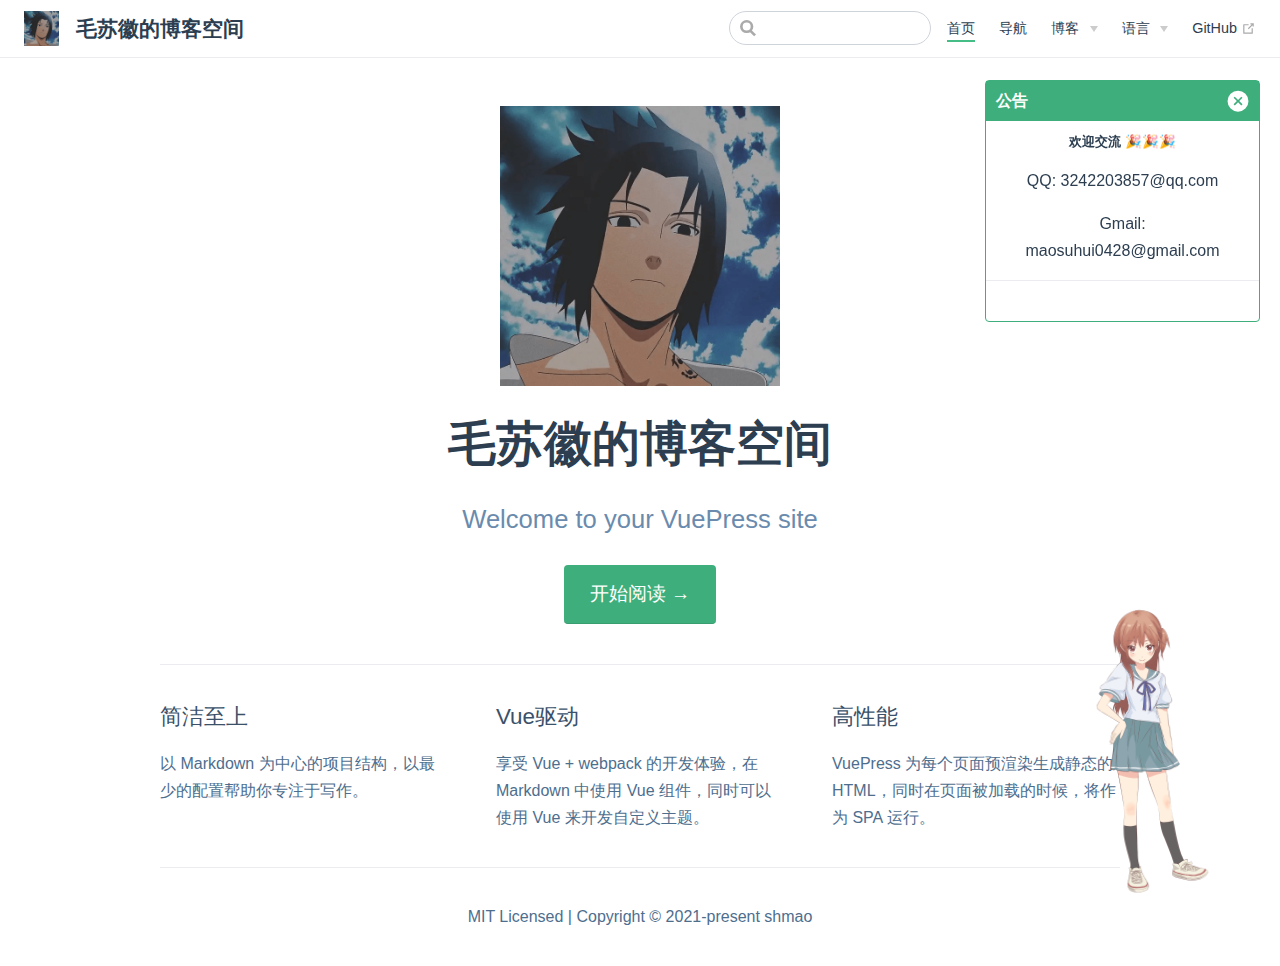
<file: index.html>
<!DOCTYPE html>
<html lang="en-US">
  <head>
    <meta charset="utf-8">
    <meta name="viewport" content="width=device-width,initial-scale=1">
    <title>毛苏徽的博客空间</title>
    <meta name="generator" content="VuePress 1.8.1">
    <link rel="icon" href="/avatar.png">
    <meta name="description" content="">
    <meta name="viewport" content="width=device-width,initial-scale=1,user-scalable=no">
    <meta name="author" content="shmao">
    <meta name="theme-color" content="#42b983">
    
    <link rel="preload" href="/assets/css/0.styles.2947e653.css" as="style"><link rel="preload" href="/assets/js/app.d8bdd170.js" as="script"><link rel="preload" href="/assets/js/2.7f46725b.js" as="script"><link rel="preload" href="/assets/js/8.ac30967f.js" as="script"><link rel="prefetch" href="/assets/js/10.3d461e36.js"><link rel="prefetch" href="/assets/js/11.affa1660.js"><link rel="prefetch" href="/assets/js/12.dd580ba6.js"><link rel="prefetch" href="/assets/js/13.6c849129.js"><link rel="prefetch" href="/assets/js/14.d9e850fd.js"><link rel="prefetch" href="/assets/js/15.c35582a6.js"><link rel="prefetch" href="/assets/js/16.a1b90152.js"><link rel="prefetch" href="/assets/js/17.2fa12a19.js"><link rel="prefetch" href="/assets/js/18.5cdd7cd8.js"><link rel="prefetch" href="/assets/js/19.791dceb6.js"><link rel="prefetch" href="/assets/js/20.96f1b917.js"><link rel="prefetch" href="/assets/js/3.4c6b4054.js"><link rel="prefetch" href="/assets/js/4.fee3b5c8.js"><link rel="prefetch" href="/assets/js/5.5ab88dc3.js"><link rel="prefetch" href="/assets/js/6.da8618bd.js"><link rel="prefetch" href="/assets/js/7.73f9b616.js"><link rel="prefetch" href="/assets/js/9.188bd33f.js">
    <link rel="stylesheet" href="/assets/css/0.styles.2947e653.css">
  </head>
  <body>
    <div id="app" data-server-rendered="true"><div class="theme-container no-sidebar"><header class="navbar"><div class="sidebar-button"><svg xmlns="http://www.w3.org/2000/svg" aria-hidden="true" role="img" viewBox="0 0 448 512" class="icon"><path fill="currentColor" d="M436 124H12c-6.627 0-12-5.373-12-12V80c0-6.627 5.373-12 12-12h424c6.627 0 12 5.373 12 12v32c0 6.627-5.373 12-12 12zm0 160H12c-6.627 0-12-5.373-12-12v-32c0-6.627 5.373-12 12-12h424c6.627 0 12 5.373 12 12v32c0 6.627-5.373 12-12 12zm0 160H12c-6.627 0-12-5.373-12-12v-32c0-6.627 5.373-12 12-12h424c6.627 0 12 5.373 12 12v32c0 6.627-5.373 12-12 12z"></path></svg></div> <a href="/" aria-current="page" class="home-link router-link-exact-active router-link-active"><img src="/avatar.png" alt="毛苏徽的博客空间" class="logo"> <span class="site-name can-hide">毛苏徽的博客空间</span></a> <div class="links"><div class="search-box"><input aria-label="Search" autocomplete="off" spellcheck="false" value=""> <!----></div> <nav class="nav-links can-hide"><div class="nav-item"><a href="/" aria-current="page" class="nav-link router-link-exact-active router-link-active">
  首页
</a></div><div class="nav-item"><a href="/guide/" class="nav-link">
  导航
</a></div><div class="nav-item"><div class="dropdown-wrapper"><button type="button" aria-label="博客" class="dropdown-title"><span class="title">博客</span> <span class="arrow down"></span></button> <button type="button" aria-label="博客" class="mobile-dropdown-title"><span class="title">博客</span> <span class="arrow right"></span></button> <ul class="nav-dropdown" style="display:none;"><li class="dropdown-item"><h4>
          Javascript
        </h4> <ul class="dropdown-subitem-wrapper"><li class="dropdown-subitem"><a href="/docs/javascript/oop/" class="nav-link">
  面向对象
</a></li></ul></li><li class="dropdown-item"><!----> <a href="/docs/vue/" class="nav-link">
  Vue
</a></li><li class="dropdown-item"><!----> <a href="/docs/pwa/" class="nav-link">
  PWA
</a></li></ul></div></div><div class="nav-item"><div class="dropdown-wrapper"><button type="button" aria-label="语言" class="dropdown-title"><span class="title">语言</span> <span class="arrow down"></span></button> <button type="button" aria-label="语言" class="mobile-dropdown-title"><span class="title">语言</span> <span class="arrow right"></span></button> <ul class="nav-dropdown" style="display:none;"><li class="dropdown-item"><!----> <a href="/language/chinese.html" class="nav-link">
  中文
</a></li><li class="dropdown-item"><!----> <a href="/language/english.html" class="nav-link">
  英文
</a></li></ul></div></div><div class="nav-item"><a href="https://github.com/shmao-0428" target="_blank" rel="noopener noreferrer" class="nav-link external">
  GitHub
  <span><svg xmlns="http://www.w3.org/2000/svg" aria-hidden="true" focusable="false" x="0px" y="0px" viewBox="0 0 100 100" width="15" height="15" class="icon outbound"><path fill="currentColor" d="M18.8,85.1h56l0,0c2.2,0,4-1.8,4-4v-32h-8v28h-48v-48h28v-8h-32l0,0c-2.2,0-4,1.8-4,4v56C14.8,83.3,16.6,85.1,18.8,85.1z"></path> <polygon fill="currentColor" points="45.7,48.7 51.3,54.3 77.2,28.5 77.2,37.2 85.2,37.2 85.2,14.9 62.8,14.9 62.8,22.9 71.5,22.9"></polygon></svg> <span class="sr-only">(opens new window)</span></span></a></div> <!----></nav></div></header> <div class="sidebar-mask"></div> <aside class="sidebar"><nav class="nav-links"><div class="nav-item"><a href="/" aria-current="page" class="nav-link router-link-exact-active router-link-active">
  首页
</a></div><div class="nav-item"><a href="/guide/" class="nav-link">
  导航
</a></div><div class="nav-item"><div class="dropdown-wrapper"><button type="button" aria-label="博客" class="dropdown-title"><span class="title">博客</span> <span class="arrow down"></span></button> <button type="button" aria-label="博客" class="mobile-dropdown-title"><span class="title">博客</span> <span class="arrow right"></span></button> <ul class="nav-dropdown" style="display:none;"><li class="dropdown-item"><h4>
          Javascript
        </h4> <ul class="dropdown-subitem-wrapper"><li class="dropdown-subitem"><a href="/docs/javascript/oop/" class="nav-link">
  面向对象
</a></li></ul></li><li class="dropdown-item"><!----> <a href="/docs/vue/" class="nav-link">
  Vue
</a></li><li class="dropdown-item"><!----> <a href="/docs/pwa/" class="nav-link">
  PWA
</a></li></ul></div></div><div class="nav-item"><div class="dropdown-wrapper"><button type="button" aria-label="语言" class="dropdown-title"><span class="title">语言</span> <span class="arrow down"></span></button> <button type="button" aria-label="语言" class="mobile-dropdown-title"><span class="title">语言</span> <span class="arrow right"></span></button> <ul class="nav-dropdown" style="display:none;"><li class="dropdown-item"><!----> <a href="/language/chinese.html" class="nav-link">
  中文
</a></li><li class="dropdown-item"><!----> <a href="/language/english.html" class="nav-link">
  英文
</a></li></ul></div></div><div class="nav-item"><a href="https://github.com/shmao-0428" target="_blank" rel="noopener noreferrer" class="nav-link external">
  GitHub
  <span><svg xmlns="http://www.w3.org/2000/svg" aria-hidden="true" focusable="false" x="0px" y="0px" viewBox="0 0 100 100" width="15" height="15" class="icon outbound"><path fill="currentColor" d="M18.8,85.1h56l0,0c2.2,0,4-1.8,4-4v-32h-8v28h-48v-48h28v-8h-32l0,0c-2.2,0-4,1.8-4,4v56C14.8,83.3,16.6,85.1,18.8,85.1z"></path> <polygon fill="currentColor" points="45.7,48.7 51.3,54.3 77.2,28.5 77.2,37.2 85.2,37.2 85.2,14.9 62.8,14.9 62.8,22.9 71.5,22.9"></polygon></svg> <span class="sr-only">(opens new window)</span></span></a></div> <!----></nav>  <!----> </aside> <main aria-labelledby="main-title" class="home"><header class="hero"><img src="/avatar.png" alt="hero"> <h1 id="main-title">
      毛苏徽的博客空间
    </h1> <p class="description">
      Welcome to your VuePress site
    </p> <p class="action"><a href="/guide/" class="nav-link action-button">
  开始阅读 →
</a></p></header> <div class="features"><div class="feature"><h2>简洁至上</h2> <p>以 Markdown 为中心的项目结构，以最少的配置帮助你专注于写作。</p></div><div class="feature"><h2>Vue驱动</h2> <p>享受 Vue + webpack 的开发体验，在 Markdown 中使用 Vue 组件，同时可以使用 Vue 来开发自定义主题。</p></div><div class="feature"><h2>高性能</h2> <p>VuePress 为每个页面预渲染生成静态的 HTML，同时在页面被加载的时候，将作为 SPA 运行。</p></div></div> <div class="theme-default-content custom content__default"></div> <div class="footer">
    MIT Licensed | Copyright © 2021-present shmao
  </div></main></div><div class="global-ui"><!----><div id="live2d-widget" class="live2d-widget-container" style="position:fixed;right:65px;bottom:0px;width:135px;height:300px;z-index:99999;opacity:0.8;pointer-events:none;"><canvas id="live2d_canvas" width="135" height="300" class="live2d_canvas" style="position:absolute;left:0px;top:0px;width:135px;height:300px;"></canvas></div><!----></div></div>
    <script src="/assets/js/app.d8bdd170.js" defer></script><script src="/assets/js/2.7f46725b.js" defer></script><script src="/assets/js/8.ac30967f.js" defer></script>
  </body>
</html>
</file>
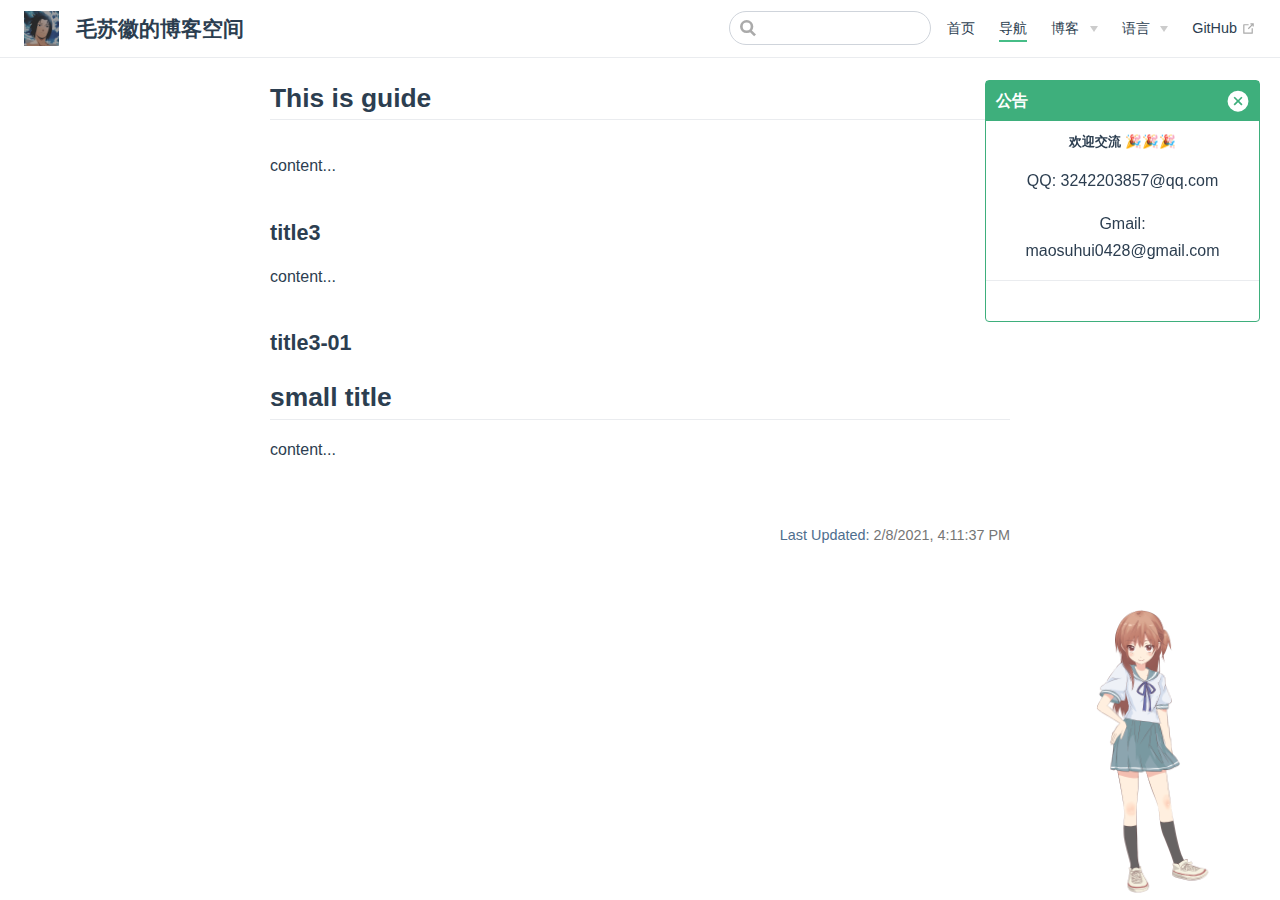
<file: guide/index.html>
<!DOCTYPE html>
<html lang="en-US">
  <head>
    <meta charset="utf-8">
    <meta name="viewport" content="width=device-width,initial-scale=1">
    <title>This is guide | 毛苏徽的博客空间</title>
    <meta name="generator" content="VuePress 1.8.1">
    <link rel="icon" href="/avatar.png">
    <meta name="description" content="">
    <meta name="viewport" content="width=device-width,initial-scale=1,user-scalable=no">
    <meta name="author" content="shmao">
    <meta name="theme-color" content="#42b983">
    
    <link rel="preload" href="/assets/css/0.styles.2947e653.css" as="style"><link rel="preload" href="/assets/js/app.d8bdd170.js" as="script"><link rel="preload" href="/assets/js/2.7f46725b.js" as="script"><link rel="preload" href="/assets/js/18.5cdd7cd8.js" as="script"><link rel="prefetch" href="/assets/js/10.3d461e36.js"><link rel="prefetch" href="/assets/js/11.affa1660.js"><link rel="prefetch" href="/assets/js/12.dd580ba6.js"><link rel="prefetch" href="/assets/js/13.6c849129.js"><link rel="prefetch" href="/assets/js/14.d9e850fd.js"><link rel="prefetch" href="/assets/js/15.c35582a6.js"><link rel="prefetch" href="/assets/js/16.a1b90152.js"><link rel="prefetch" href="/assets/js/17.2fa12a19.js"><link rel="prefetch" href="/assets/js/19.791dceb6.js"><link rel="prefetch" href="/assets/js/20.96f1b917.js"><link rel="prefetch" href="/assets/js/3.4c6b4054.js"><link rel="prefetch" href="/assets/js/4.fee3b5c8.js"><link rel="prefetch" href="/assets/js/5.5ab88dc3.js"><link rel="prefetch" href="/assets/js/6.da8618bd.js"><link rel="prefetch" href="/assets/js/7.73f9b616.js"><link rel="prefetch" href="/assets/js/8.ac30967f.js"><link rel="prefetch" href="/assets/js/9.188bd33f.js">
    <link rel="stylesheet" href="/assets/css/0.styles.2947e653.css">
  </head>
  <body>
    <div id="app" data-server-rendered="true"><div class="theme-container no-sidebar"><header class="navbar"><div class="sidebar-button"><svg xmlns="http://www.w3.org/2000/svg" aria-hidden="true" role="img" viewBox="0 0 448 512" class="icon"><path fill="currentColor" d="M436 124H12c-6.627 0-12-5.373-12-12V80c0-6.627 5.373-12 12-12h424c6.627 0 12 5.373 12 12v32c0 6.627-5.373 12-12 12zm0 160H12c-6.627 0-12-5.373-12-12v-32c0-6.627 5.373-12 12-12h424c6.627 0 12 5.373 12 12v32c0 6.627-5.373 12-12 12zm0 160H12c-6.627 0-12-5.373-12-12v-32c0-6.627 5.373-12 12-12h424c6.627 0 12 5.373 12 12v32c0 6.627-5.373 12-12 12z"></path></svg></div> <a href="/" class="home-link router-link-active"><img src="/avatar.png" alt="毛苏徽的博客空间" class="logo"> <span class="site-name can-hide">毛苏徽的博客空间</span></a> <div class="links"><div class="search-box"><input aria-label="Search" autocomplete="off" spellcheck="false" value=""> <!----></div> <nav class="nav-links can-hide"><div class="nav-item"><a href="/" class="nav-link">
  首页
</a></div><div class="nav-item"><a href="/guide/" aria-current="page" class="nav-link router-link-exact-active router-link-active">
  导航
</a></div><div class="nav-item"><div class="dropdown-wrapper"><button type="button" aria-label="博客" class="dropdown-title"><span class="title">博客</span> <span class="arrow down"></span></button> <button type="button" aria-label="博客" class="mobile-dropdown-title"><span class="title">博客</span> <span class="arrow right"></span></button> <ul class="nav-dropdown" style="display:none;"><li class="dropdown-item"><h4>
          Javascript
        </h4> <ul class="dropdown-subitem-wrapper"><li class="dropdown-subitem"><a href="/docs/javascript/oop/" class="nav-link">
  面向对象
</a></li></ul></li><li class="dropdown-item"><!----> <a href="/docs/vue/" class="nav-link">
  Vue
</a></li><li class="dropdown-item"><!----> <a href="/docs/pwa/" class="nav-link">
  PWA
</a></li></ul></div></div><div class="nav-item"><div class="dropdown-wrapper"><button type="button" aria-label="语言" class="dropdown-title"><span class="title">语言</span> <span class="arrow down"></span></button> <button type="button" aria-label="语言" class="mobile-dropdown-title"><span class="title">语言</span> <span class="arrow right"></span></button> <ul class="nav-dropdown" style="display:none;"><li class="dropdown-item"><!----> <a href="/language/chinese.html" class="nav-link">
  中文
</a></li><li class="dropdown-item"><!----> <a href="/language/english.html" class="nav-link">
  英文
</a></li></ul></div></div><div class="nav-item"><a href="https://github.com/shmao-0428" target="_blank" rel="noopener noreferrer" class="nav-link external">
  GitHub
  <span><svg xmlns="http://www.w3.org/2000/svg" aria-hidden="true" focusable="false" x="0px" y="0px" viewBox="0 0 100 100" width="15" height="15" class="icon outbound"><path fill="currentColor" d="M18.8,85.1h56l0,0c2.2,0,4-1.8,4-4v-32h-8v28h-48v-48h28v-8h-32l0,0c-2.2,0-4,1.8-4,4v56C14.8,83.3,16.6,85.1,18.8,85.1z"></path> <polygon fill="currentColor" points="45.7,48.7 51.3,54.3 77.2,28.5 77.2,37.2 85.2,37.2 85.2,14.9 62.8,14.9 62.8,22.9 71.5,22.9"></polygon></svg> <span class="sr-only">(opens new window)</span></span></a></div> <!----></nav></div></header> <div class="sidebar-mask"></div> <aside class="sidebar"><nav class="nav-links"><div class="nav-item"><a href="/" class="nav-link">
  首页
</a></div><div class="nav-item"><a href="/guide/" aria-current="page" class="nav-link router-link-exact-active router-link-active">
  导航
</a></div><div class="nav-item"><div class="dropdown-wrapper"><button type="button" aria-label="博客" class="dropdown-title"><span class="title">博客</span> <span class="arrow down"></span></button> <button type="button" aria-label="博客" class="mobile-dropdown-title"><span class="title">博客</span> <span class="arrow right"></span></button> <ul class="nav-dropdown" style="display:none;"><li class="dropdown-item"><h4>
          Javascript
        </h4> <ul class="dropdown-subitem-wrapper"><li class="dropdown-subitem"><a href="/docs/javascript/oop/" class="nav-link">
  面向对象
</a></li></ul></li><li class="dropdown-item"><!----> <a href="/docs/vue/" class="nav-link">
  Vue
</a></li><li class="dropdown-item"><!----> <a href="/docs/pwa/" class="nav-link">
  PWA
</a></li></ul></div></div><div class="nav-item"><div class="dropdown-wrapper"><button type="button" aria-label="语言" class="dropdown-title"><span class="title">语言</span> <span class="arrow down"></span></button> <button type="button" aria-label="语言" class="mobile-dropdown-title"><span class="title">语言</span> <span class="arrow right"></span></button> <ul class="nav-dropdown" style="display:none;"><li class="dropdown-item"><!----> <a href="/language/chinese.html" class="nav-link">
  中文
</a></li><li class="dropdown-item"><!----> <a href="/language/english.html" class="nav-link">
  英文
</a></li></ul></div></div><div class="nav-item"><a href="https://github.com/shmao-0428" target="_blank" rel="noopener noreferrer" class="nav-link external">
  GitHub
  <span><svg xmlns="http://www.w3.org/2000/svg" aria-hidden="true" focusable="false" x="0px" y="0px" viewBox="0 0 100 100" width="15" height="15" class="icon outbound"><path fill="currentColor" d="M18.8,85.1h56l0,0c2.2,0,4-1.8,4-4v-32h-8v28h-48v-48h28v-8h-32l0,0c-2.2,0-4,1.8-4,4v56C14.8,83.3,16.6,85.1,18.8,85.1z"></path> <polygon fill="currentColor" points="45.7,48.7 51.3,54.3 77.2,28.5 77.2,37.2 85.2,37.2 85.2,14.9 62.8,14.9 62.8,22.9 71.5,22.9"></polygon></svg> <span class="sr-only">(opens new window)</span></span></a></div> <!----></nav>  <!----> </aside> <main class="page"> <div class="theme-default-content content__default"><h2 id="this-is-guide"><a href="#this-is-guide" class="header-anchor">#</a> This is guide</h2> <p>content...</p> <h3 id="title3"><a href="#title3" class="header-anchor">#</a> title3</h3> <p>content...</p> <h3 id="title3-01"><a href="#title3-01" class="header-anchor">#</a> title3-01</h3> <h2 id="small-title"><a href="#small-title" class="header-anchor">#</a> small title</h2> <p>content...</p></div> <footer class="page-edit"><!----> <div class="last-updated"><span class="prefix">Last Updated:</span> <span class="time">2/8/2021, 4:11:37 PM</span></div></footer> <!----> </main></div><div class="global-ui"><!----><div id="live2d-widget" class="live2d-widget-container" style="position:fixed;right:65px;bottom:0px;width:135px;height:300px;z-index:99999;opacity:0.8;pointer-events:none;"><canvas id="live2d_canvas" width="135" height="300" class="live2d_canvas" style="position:absolute;left:0px;top:0px;width:135px;height:300px;"></canvas></div><!----></div></div>
    <script src="/assets/js/app.d8bdd170.js" defer></script><script src="/assets/js/2.7f46725b.js" defer></script><script src="/assets/js/18.5cdd7cd8.js" defer></script>
  </body>
</html>
</file>
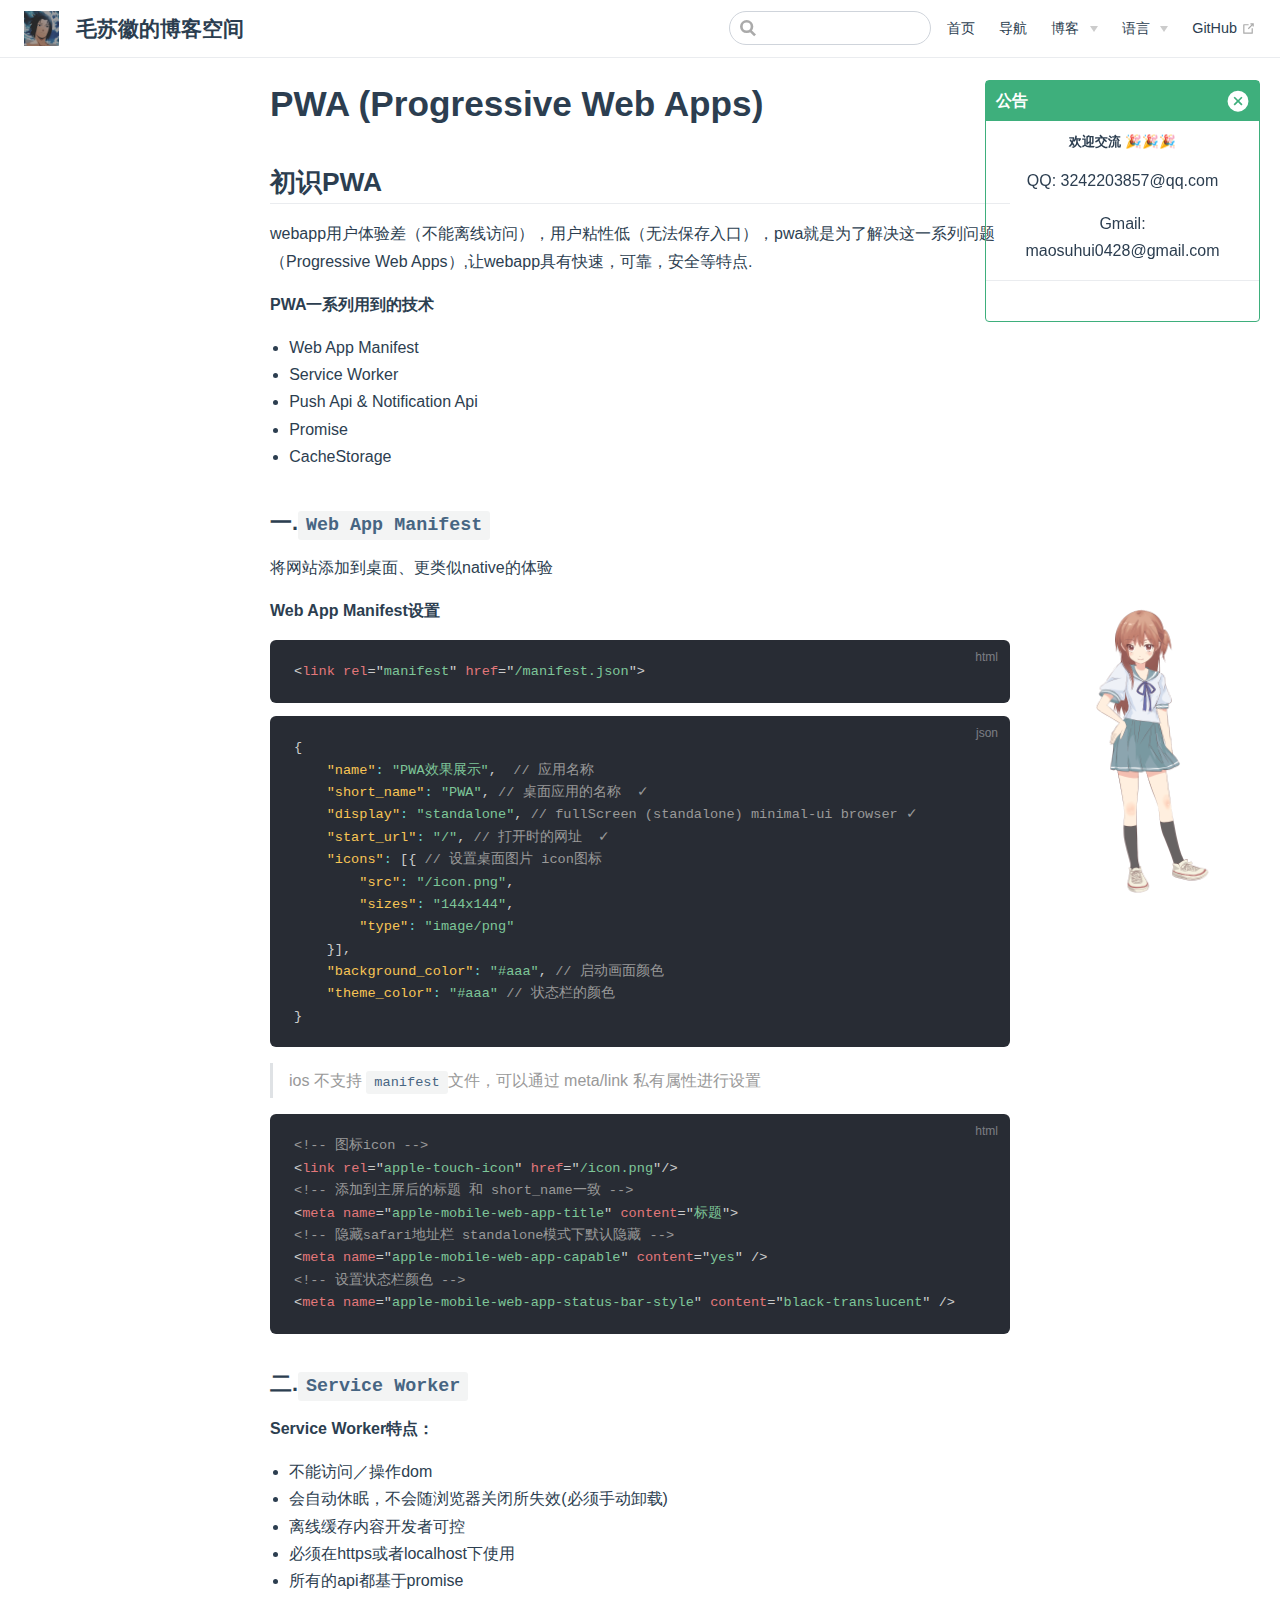
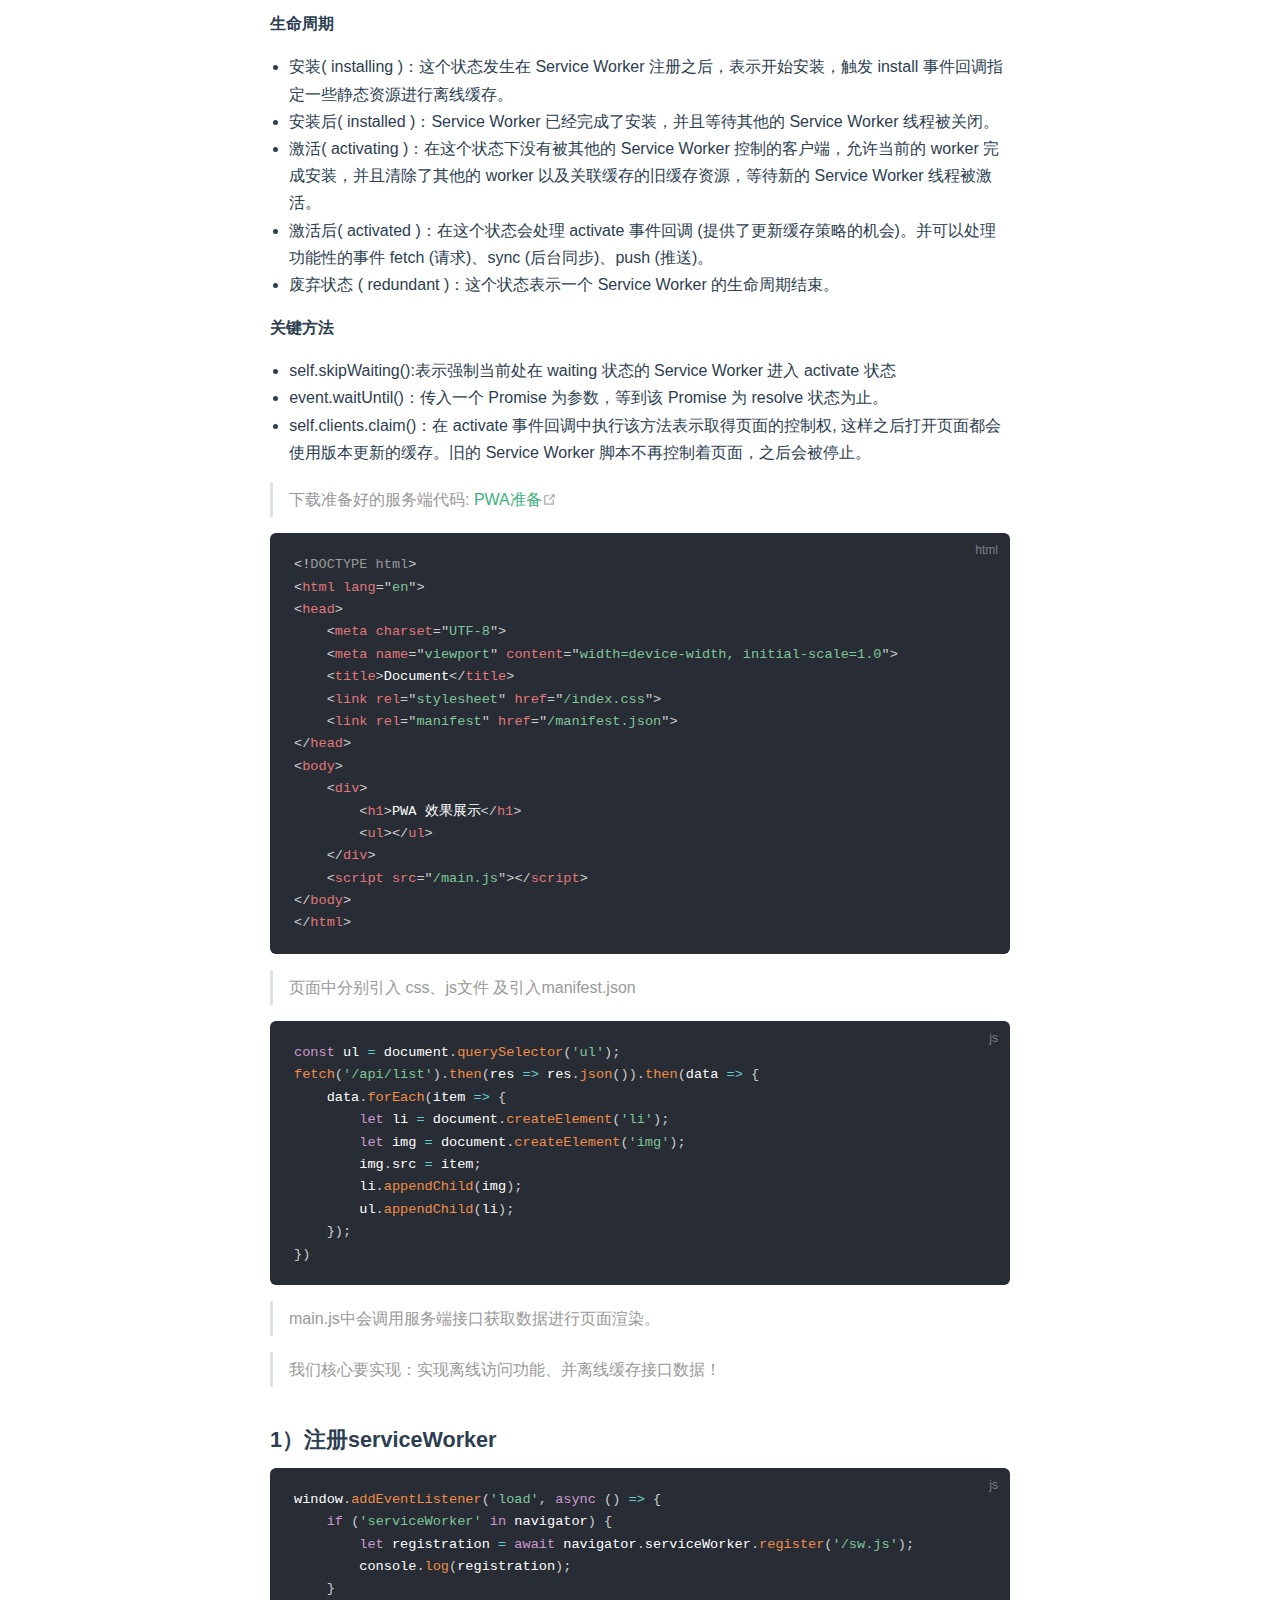
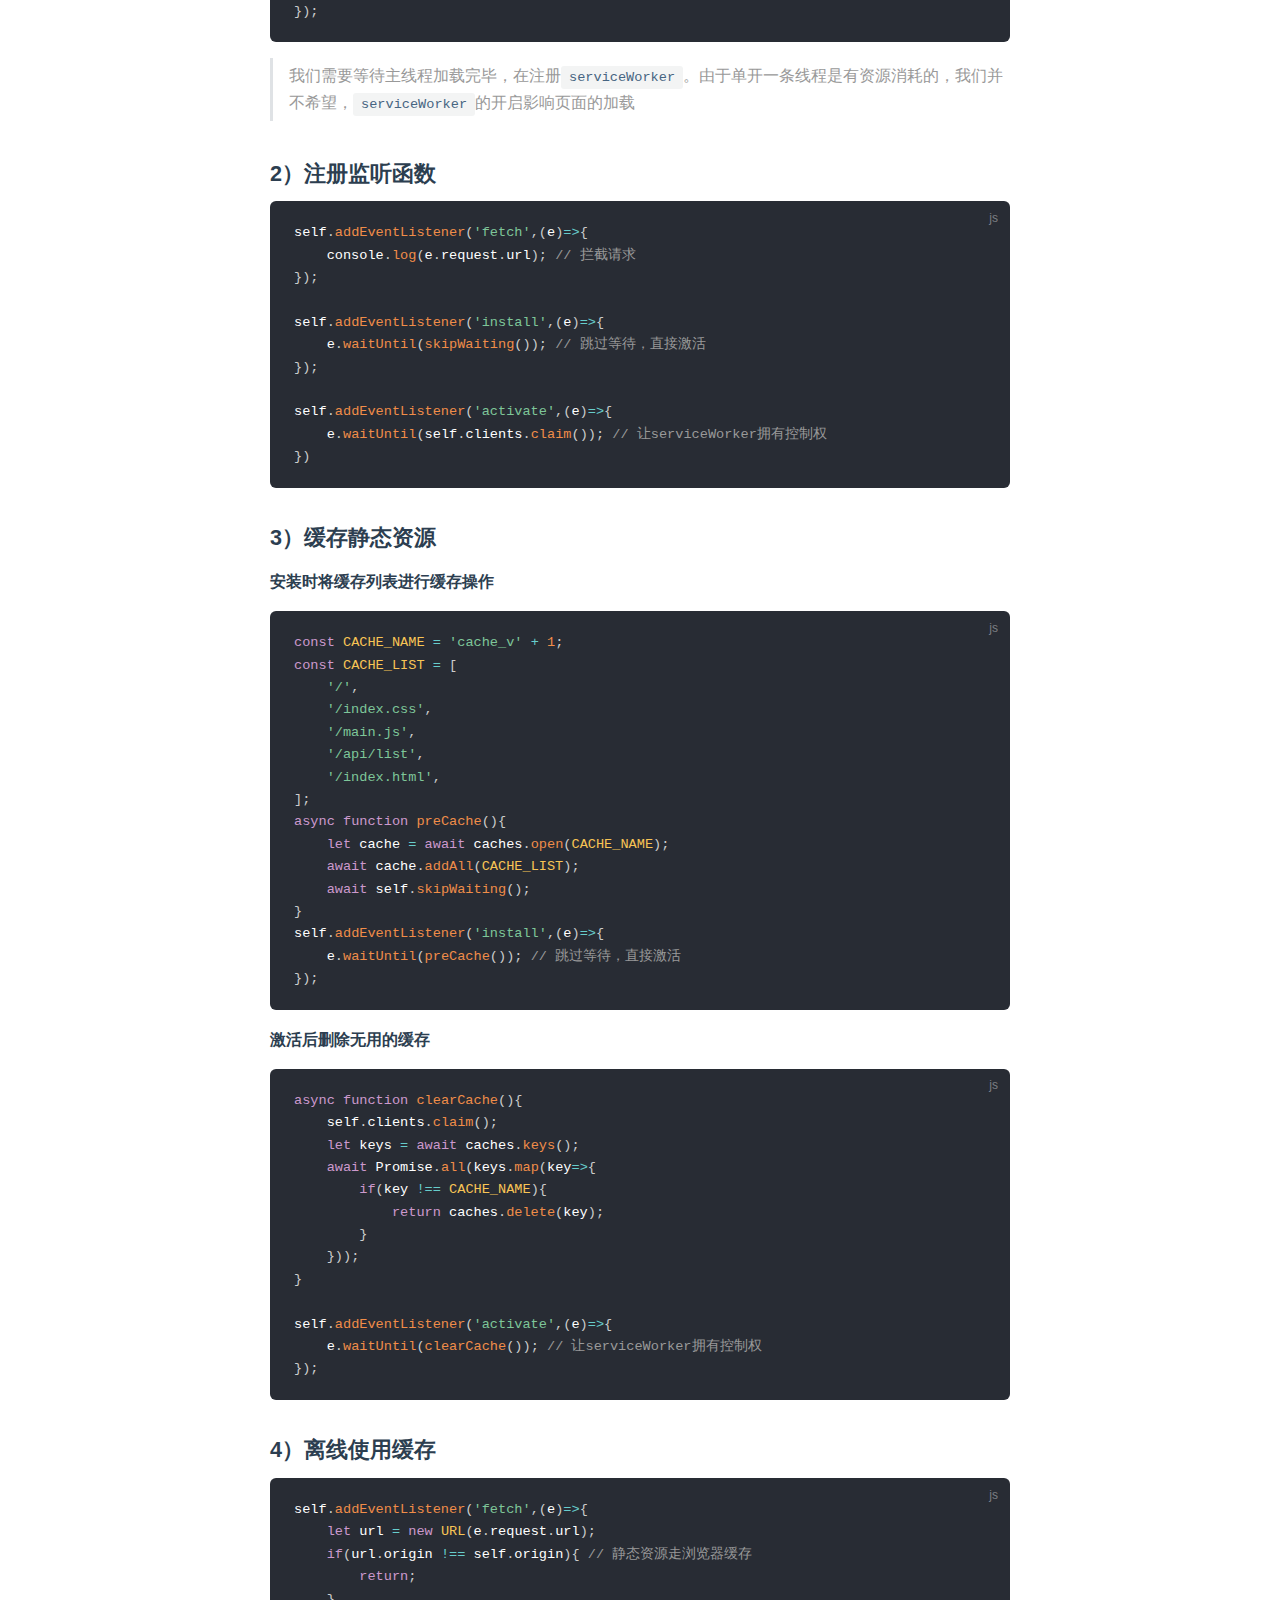
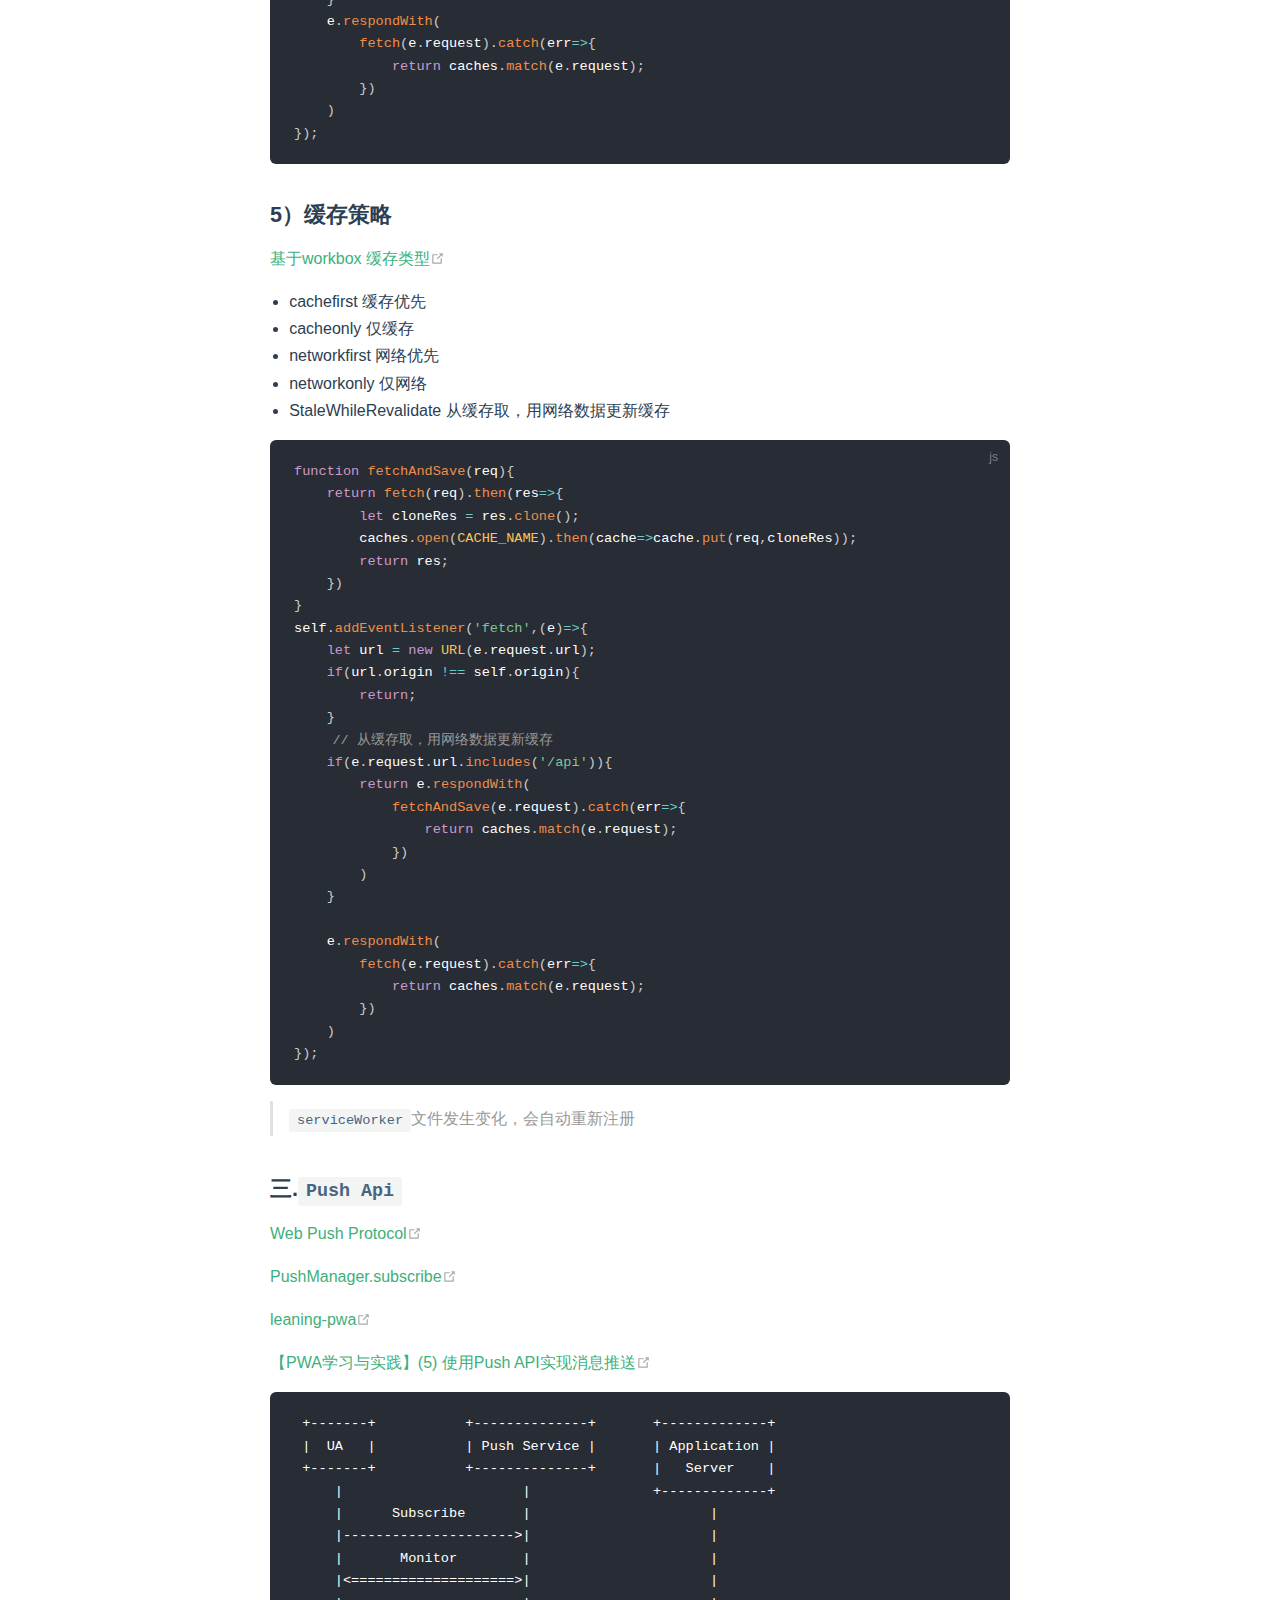
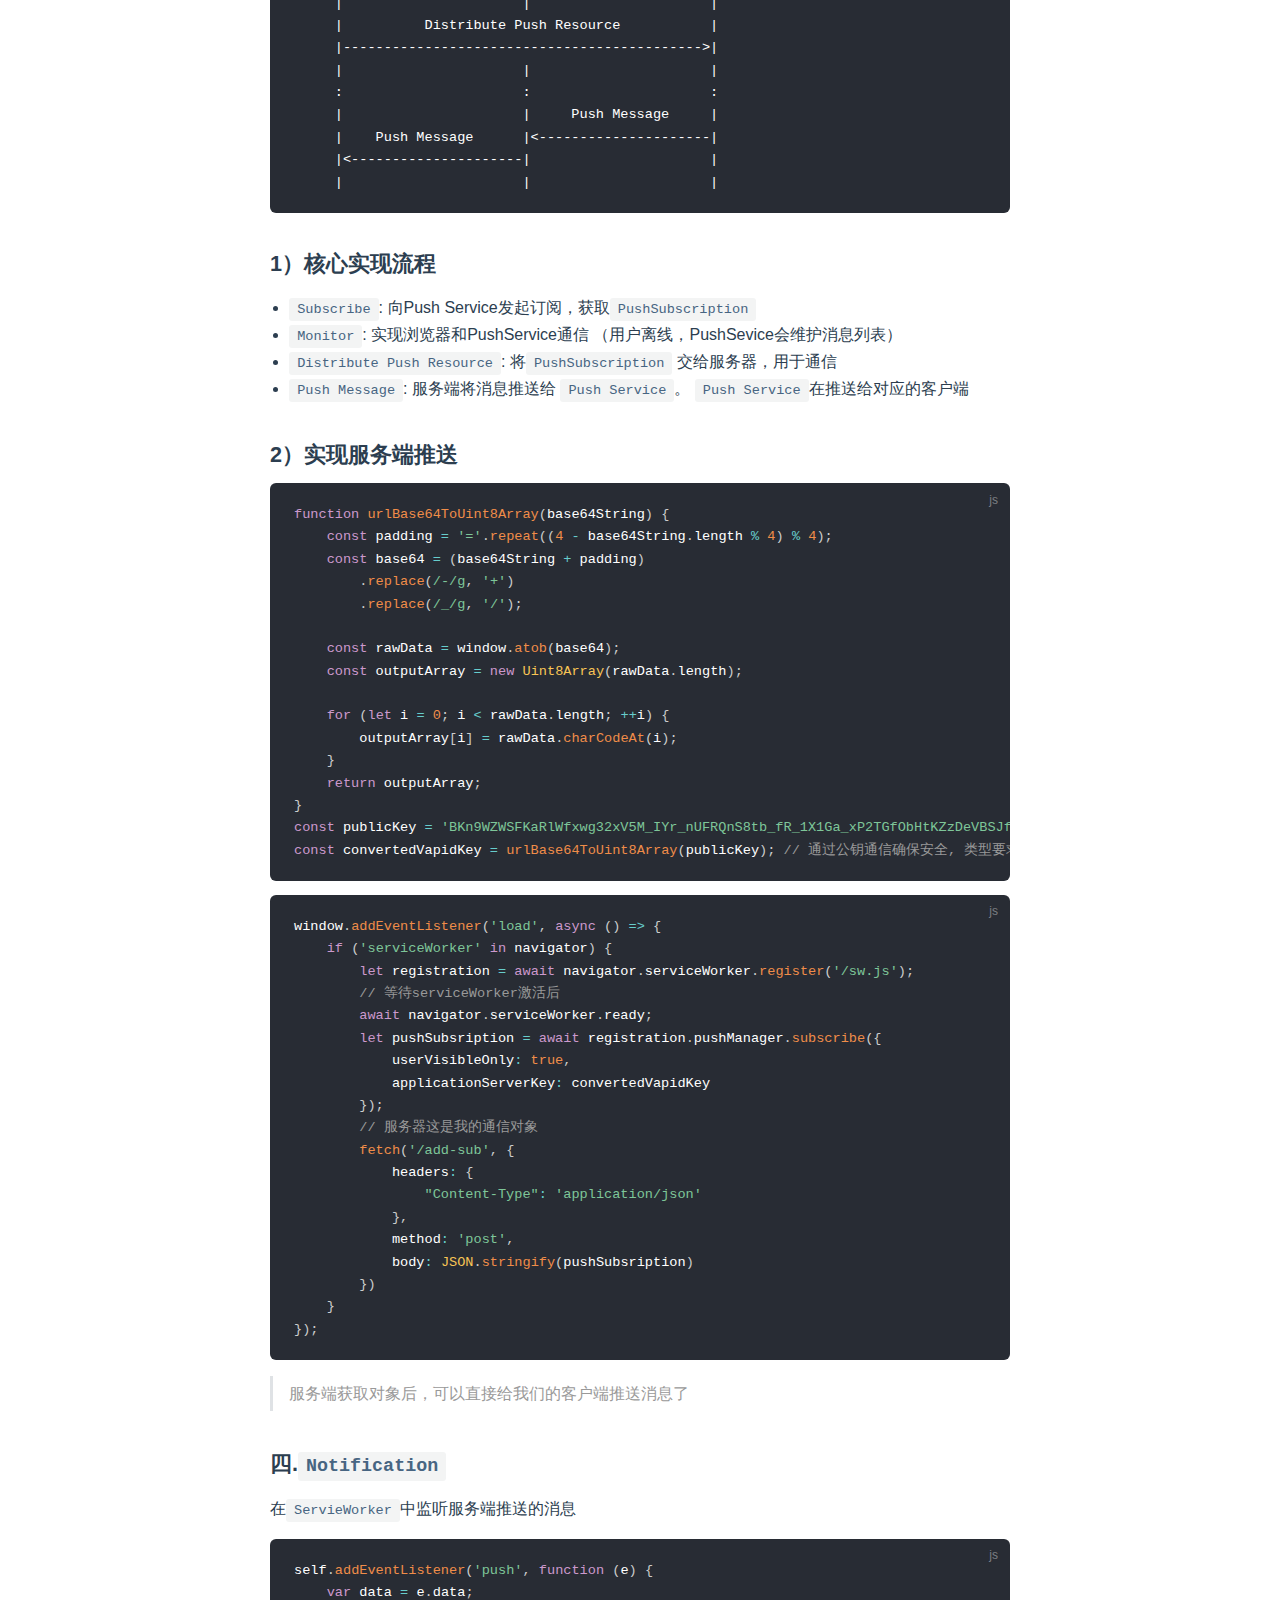
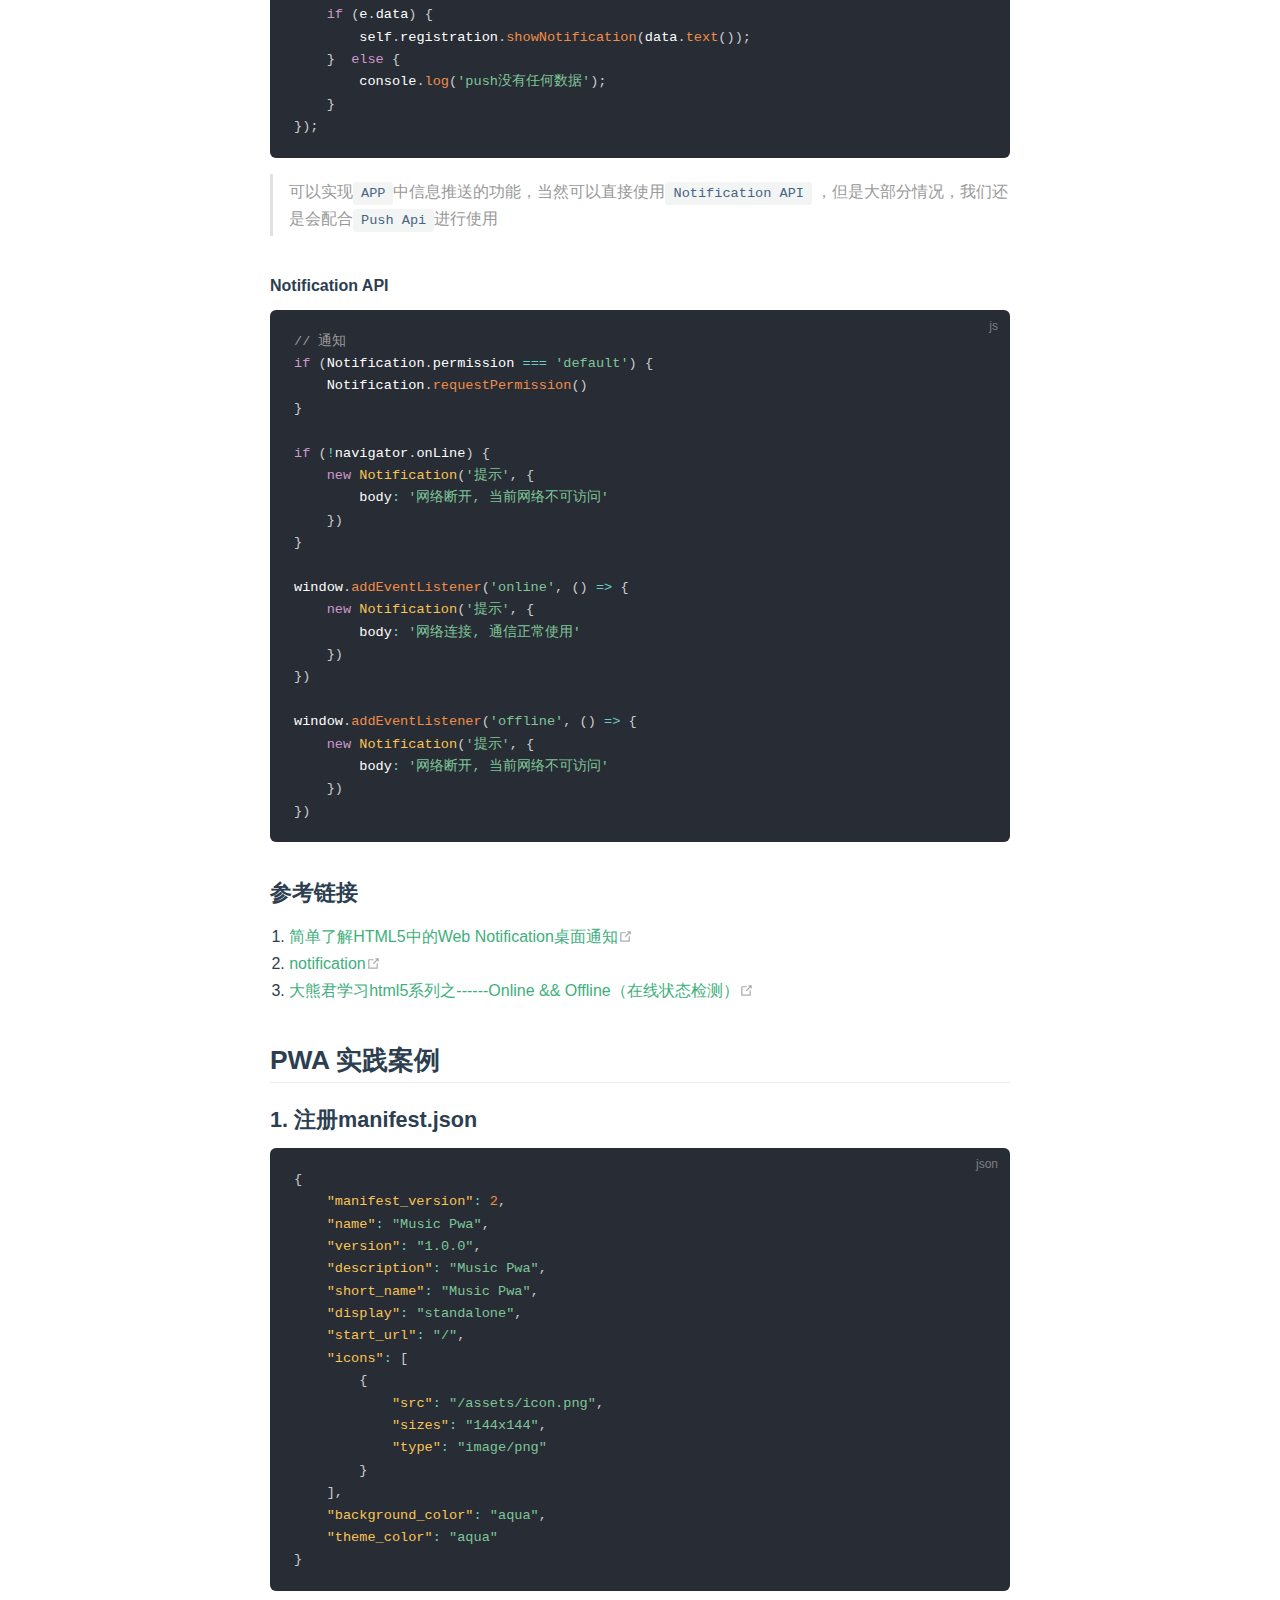
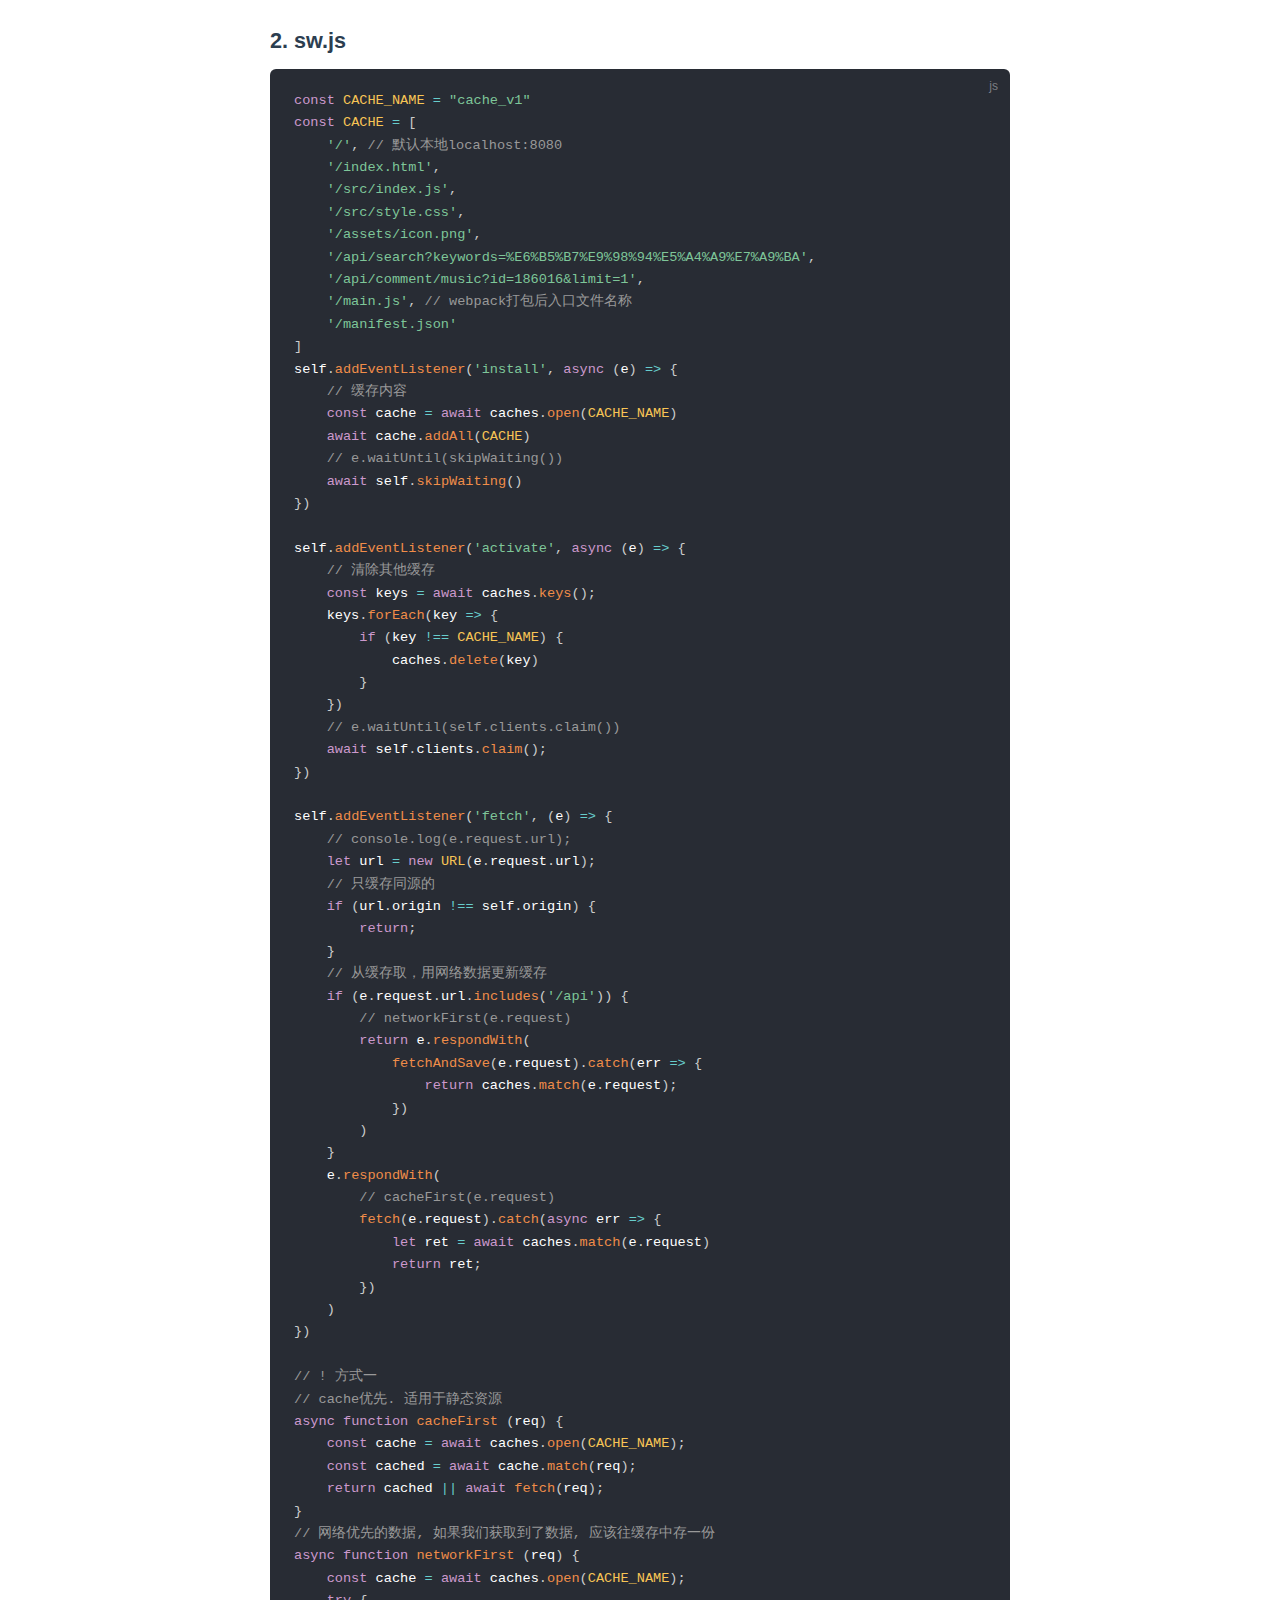
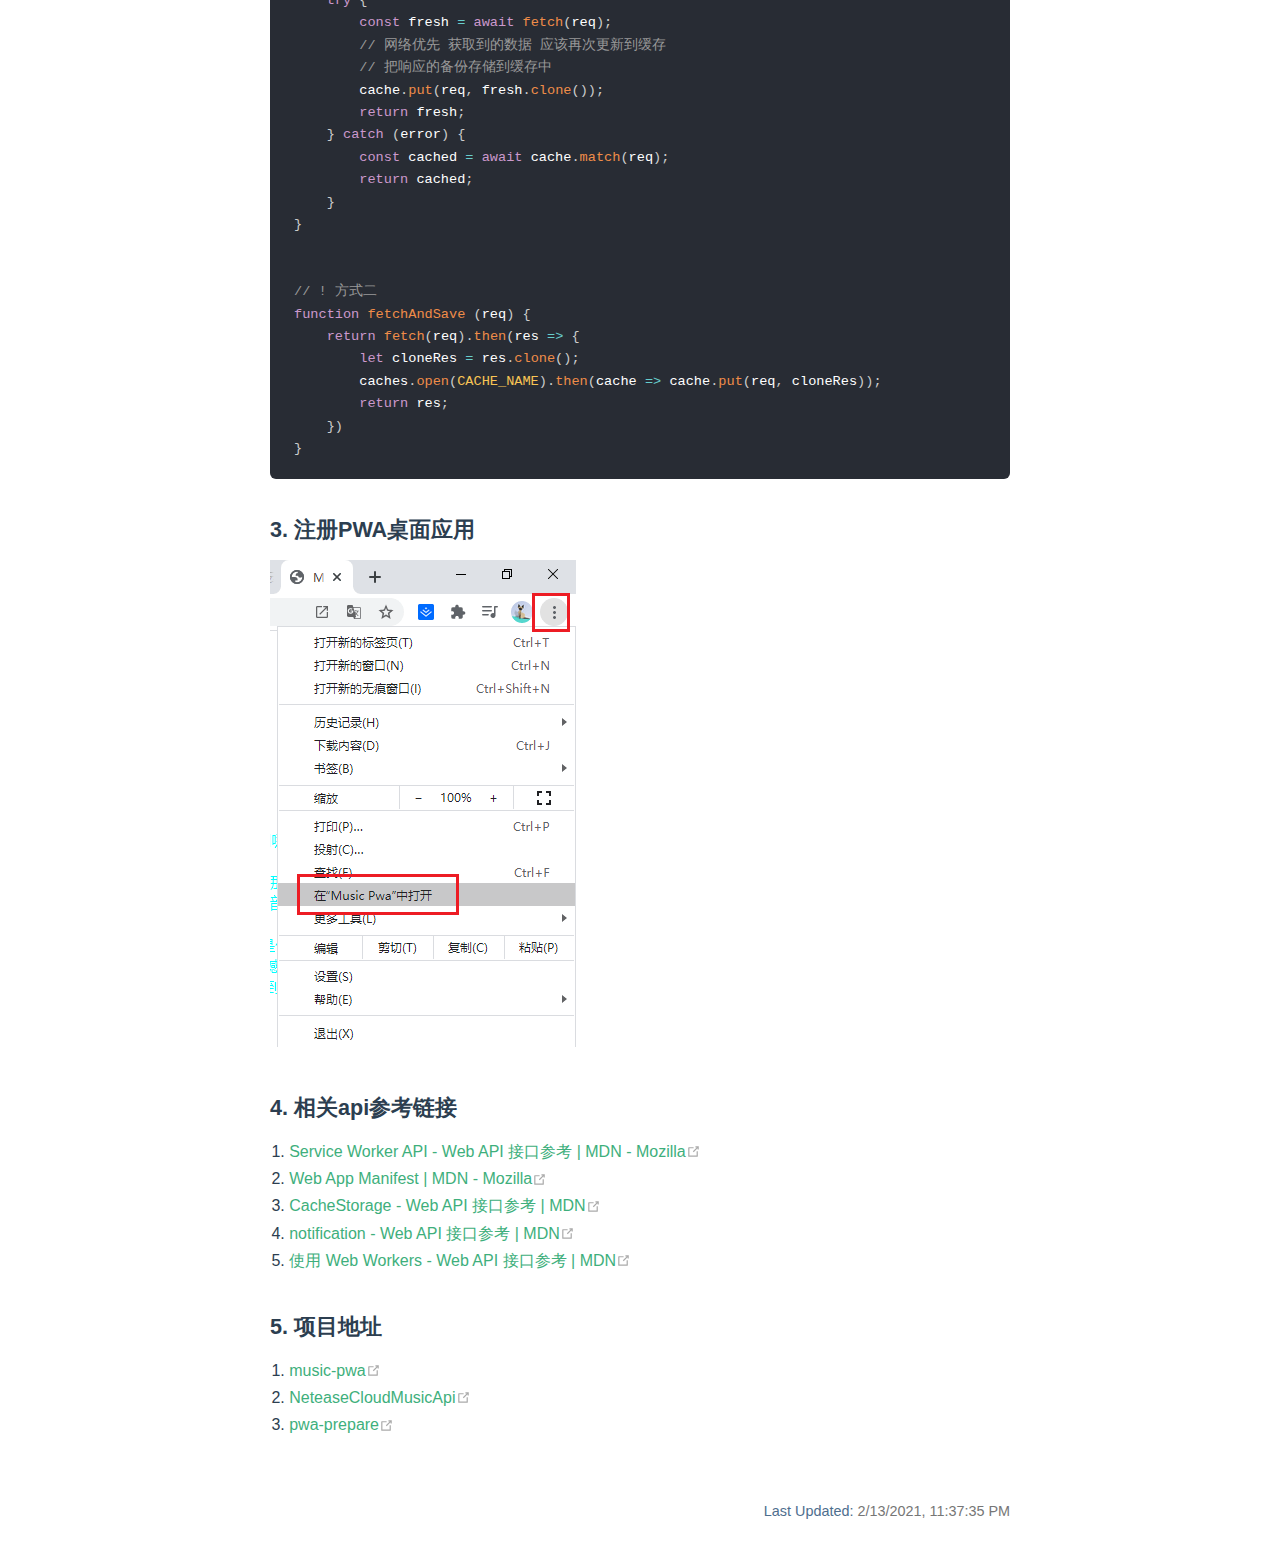
<file: docs/pwa/index.html>
<!DOCTYPE html>
<html lang="en-US">
  <head>
    <meta charset="utf-8">
    <meta name="viewport" content="width=device-width,initial-scale=1">
    <title>PWA (Progressive Web Apps) | 毛苏徽的博客空间</title>
    <meta name="generator" content="VuePress 1.8.1">
    <link rel="icon" href="/avatar.png">
    <meta name="description" content="">
    <meta name="viewport" content="width=device-width,initial-scale=1,user-scalable=no">
    <meta name="author" content="shmao">
    <meta name="theme-color" content="#42b983">
    
    <link rel="preload" href="/assets/css/0.styles.2947e653.css" as="style"><link rel="preload" href="/assets/js/app.d8bdd170.js" as="script"><link rel="preload" href="/assets/js/2.7f46725b.js" as="script"><link rel="preload" href="/assets/js/6.da8618bd.js" as="script"><link rel="prefetch" href="/assets/js/10.3d461e36.js"><link rel="prefetch" href="/assets/js/11.affa1660.js"><link rel="prefetch" href="/assets/js/12.dd580ba6.js"><link rel="prefetch" href="/assets/js/13.6c849129.js"><link rel="prefetch" href="/assets/js/14.d9e850fd.js"><link rel="prefetch" href="/assets/js/15.c35582a6.js"><link rel="prefetch" href="/assets/js/16.a1b90152.js"><link rel="prefetch" href="/assets/js/17.2fa12a19.js"><link rel="prefetch" href="/assets/js/18.5cdd7cd8.js"><link rel="prefetch" href="/assets/js/19.791dceb6.js"><link rel="prefetch" href="/assets/js/20.96f1b917.js"><link rel="prefetch" href="/assets/js/3.4c6b4054.js"><link rel="prefetch" href="/assets/js/4.fee3b5c8.js"><link rel="prefetch" href="/assets/js/5.5ab88dc3.js"><link rel="prefetch" href="/assets/js/7.73f9b616.js"><link rel="prefetch" href="/assets/js/8.ac30967f.js"><link rel="prefetch" href="/assets/js/9.188bd33f.js">
    <link rel="stylesheet" href="/assets/css/0.styles.2947e653.css">
  </head>
  <body>
    <div id="app" data-server-rendered="true"><div class="theme-container no-sidebar"><header class="navbar"><div class="sidebar-button"><svg xmlns="http://www.w3.org/2000/svg" aria-hidden="true" role="img" viewBox="0 0 448 512" class="icon"><path fill="currentColor" d="M436 124H12c-6.627 0-12-5.373-12-12V80c0-6.627 5.373-12 12-12h424c6.627 0 12 5.373 12 12v32c0 6.627-5.373 12-12 12zm0 160H12c-6.627 0-12-5.373-12-12v-32c0-6.627 5.373-12 12-12h424c6.627 0 12 5.373 12 12v32c0 6.627-5.373 12-12 12zm0 160H12c-6.627 0-12-5.373-12-12v-32c0-6.627 5.373-12 12-12h424c6.627 0 12 5.373 12 12v32c0 6.627-5.373 12-12 12z"></path></svg></div> <a href="/" class="home-link router-link-active"><img src="/avatar.png" alt="毛苏徽的博客空间" class="logo"> <span class="site-name can-hide">毛苏徽的博客空间</span></a> <div class="links"><div class="search-box"><input aria-label="Search" autocomplete="off" spellcheck="false" value=""> <!----></div> <nav class="nav-links can-hide"><div class="nav-item"><a href="/" class="nav-link">
  首页
</a></div><div class="nav-item"><a href="/guide/" class="nav-link">
  导航
</a></div><div class="nav-item"><div class="dropdown-wrapper"><button type="button" aria-label="博客" class="dropdown-title"><span class="title">博客</span> <span class="arrow down"></span></button> <button type="button" aria-label="博客" class="mobile-dropdown-title"><span class="title">博客</span> <span class="arrow right"></span></button> <ul class="nav-dropdown" style="display:none;"><li class="dropdown-item"><h4>
          Javascript
        </h4> <ul class="dropdown-subitem-wrapper"><li class="dropdown-subitem"><a href="/docs/javascript/oop/" class="nav-link">
  面向对象
</a></li></ul></li><li class="dropdown-item"><!----> <a href="/docs/vue/" class="nav-link">
  Vue
</a></li><li class="dropdown-item"><!----> <a href="/docs/pwa/" aria-current="page" class="nav-link router-link-exact-active router-link-active">
  PWA
</a></li></ul></div></div><div class="nav-item"><div class="dropdown-wrapper"><button type="button" aria-label="语言" class="dropdown-title"><span class="title">语言</span> <span class="arrow down"></span></button> <button type="button" aria-label="语言" class="mobile-dropdown-title"><span class="title">语言</span> <span class="arrow right"></span></button> <ul class="nav-dropdown" style="display:none;"><li class="dropdown-item"><!----> <a href="/language/chinese.html" class="nav-link">
  中文
</a></li><li class="dropdown-item"><!----> <a href="/language/english.html" class="nav-link">
  英文
</a></li></ul></div></div><div class="nav-item"><a href="https://github.com/shmao-0428" target="_blank" rel="noopener noreferrer" class="nav-link external">
  GitHub
  <span><svg xmlns="http://www.w3.org/2000/svg" aria-hidden="true" focusable="false" x="0px" y="0px" viewBox="0 0 100 100" width="15" height="15" class="icon outbound"><path fill="currentColor" d="M18.8,85.1h56l0,0c2.2,0,4-1.8,4-4v-32h-8v28h-48v-48h28v-8h-32l0,0c-2.2,0-4,1.8-4,4v56C14.8,83.3,16.6,85.1,18.8,85.1z"></path> <polygon fill="currentColor" points="45.7,48.7 51.3,54.3 77.2,28.5 77.2,37.2 85.2,37.2 85.2,14.9 62.8,14.9 62.8,22.9 71.5,22.9"></polygon></svg> <span class="sr-only">(opens new window)</span></span></a></div> <!----></nav></div></header> <div class="sidebar-mask"></div> <aside class="sidebar"><nav class="nav-links"><div class="nav-item"><a href="/" class="nav-link">
  首页
</a></div><div class="nav-item"><a href="/guide/" class="nav-link">
  导航
</a></div><div class="nav-item"><div class="dropdown-wrapper"><button type="button" aria-label="博客" class="dropdown-title"><span class="title">博客</span> <span class="arrow down"></span></button> <button type="button" aria-label="博客" class="mobile-dropdown-title"><span class="title">博客</span> <span class="arrow right"></span></button> <ul class="nav-dropdown" style="display:none;"><li class="dropdown-item"><h4>
          Javascript
        </h4> <ul class="dropdown-subitem-wrapper"><li class="dropdown-subitem"><a href="/docs/javascript/oop/" class="nav-link">
  面向对象
</a></li></ul></li><li class="dropdown-item"><!----> <a href="/docs/vue/" class="nav-link">
  Vue
</a></li><li class="dropdown-item"><!----> <a href="/docs/pwa/" aria-current="page" class="nav-link router-link-exact-active router-link-active">
  PWA
</a></li></ul></div></div><div class="nav-item"><div class="dropdown-wrapper"><button type="button" aria-label="语言" class="dropdown-title"><span class="title">语言</span> <span class="arrow down"></span></button> <button type="button" aria-label="语言" class="mobile-dropdown-title"><span class="title">语言</span> <span class="arrow right"></span></button> <ul class="nav-dropdown" style="display:none;"><li class="dropdown-item"><!----> <a href="/language/chinese.html" class="nav-link">
  中文
</a></li><li class="dropdown-item"><!----> <a href="/language/english.html" class="nav-link">
  英文
</a></li></ul></div></div><div class="nav-item"><a href="https://github.com/shmao-0428" target="_blank" rel="noopener noreferrer" class="nav-link external">
  GitHub
  <span><svg xmlns="http://www.w3.org/2000/svg" aria-hidden="true" focusable="false" x="0px" y="0px" viewBox="0 0 100 100" width="15" height="15" class="icon outbound"><path fill="currentColor" d="M18.8,85.1h56l0,0c2.2,0,4-1.8,4-4v-32h-8v28h-48v-48h28v-8h-32l0,0c-2.2,0-4,1.8-4,4v56C14.8,83.3,16.6,85.1,18.8,85.1z"></path> <polygon fill="currentColor" points="45.7,48.7 51.3,54.3 77.2,28.5 77.2,37.2 85.2,37.2 85.2,14.9 62.8,14.9 62.8,22.9 71.5,22.9"></polygon></svg> <span class="sr-only">(opens new window)</span></span></a></div> <!----></nav>  <!----> </aside> <main class="page"> <div class="theme-default-content content__default"><h1 id="pwa-progressive-web-apps"><a href="#pwa-progressive-web-apps" class="header-anchor">#</a> PWA (Progressive Web Apps)</h1> <h2 id="初识pwa"><a href="#初识pwa" class="header-anchor">#</a> 初识PWA</h2> <p>webapp用户体验差（不能离线访问），用户粘性低（无法保存入口），pwa就是为了解决这一系列问题（Progressive Web Apps）,让webapp具有快速，可靠，安全等特点.</p> <p><strong>PWA一系列用到的技术</strong></p> <ul><li>Web App Manifest</li> <li>Service Worker</li> <li>Push Api &amp; Notification Api</li> <li>Promise</li> <li>CacheStorage</li></ul> <h3 id="一-web-app-manifest"><a href="#一-web-app-manifest" class="header-anchor">#</a> 一.<code>Web App Manifest</code></h3> <p>将网站添加到桌面、更类似native的体验</p> <p><strong>Web App Manifest设置</strong></p> <div class="language-html extra-class"><pre class="language-html"><code><span class="token tag"><span class="token tag"><span class="token punctuation">&lt;</span>link</span> <span class="token attr-name">rel</span><span class="token attr-value"><span class="token punctuation attr-equals">=</span><span class="token punctuation">&quot;</span>manifest<span class="token punctuation">&quot;</span></span> <span class="token attr-name">href</span><span class="token attr-value"><span class="token punctuation attr-equals">=</span><span class="token punctuation">&quot;</span>/manifest.json<span class="token punctuation">&quot;</span></span><span class="token punctuation">&gt;</span></span>
</code></pre></div><div class="language-json extra-class"><pre class="language-json"><code><span class="token punctuation">{</span>
    <span class="token property">&quot;name&quot;</span><span class="token operator">:</span> <span class="token string">&quot;PWA效果展示&quot;</span><span class="token punctuation">,</span>  <span class="token comment">// 应用名称 </span>
    <span class="token property">&quot;short_name&quot;</span><span class="token operator">:</span> <span class="token string">&quot;PWA&quot;</span><span class="token punctuation">,</span> <span class="token comment">// 桌面应用的名称  ✓</span>
    <span class="token property">&quot;display&quot;</span><span class="token operator">:</span> <span class="token string">&quot;standalone&quot;</span><span class="token punctuation">,</span> <span class="token comment">// fullScreen (standalone) minimal-ui browser ✓</span>
    <span class="token property">&quot;start_url&quot;</span><span class="token operator">:</span> <span class="token string">&quot;/&quot;</span><span class="token punctuation">,</span> <span class="token comment">// 打开时的网址  ✓</span>
    <span class="token property">&quot;icons&quot;</span><span class="token operator">:</span> <span class="token punctuation">[</span><span class="token punctuation">{</span> <span class="token comment">// 设置桌面图片 icon图标</span>
        <span class="token property">&quot;src&quot;</span><span class="token operator">:</span> <span class="token string">&quot;/icon.png&quot;</span><span class="token punctuation">,</span>
        <span class="token property">&quot;sizes&quot;</span><span class="token operator">:</span> <span class="token string">&quot;144x144&quot;</span><span class="token punctuation">,</span>
        <span class="token property">&quot;type&quot;</span><span class="token operator">:</span> <span class="token string">&quot;image/png&quot;</span>
    <span class="token punctuation">}</span><span class="token punctuation">]</span><span class="token punctuation">,</span>
    <span class="token property">&quot;background_color&quot;</span><span class="token operator">:</span> <span class="token string">&quot;#aaa&quot;</span><span class="token punctuation">,</span> <span class="token comment">// 启动画面颜色</span>
    <span class="token property">&quot;theme_color&quot;</span><span class="token operator">:</span> <span class="token string">&quot;#aaa&quot;</span> <span class="token comment">// 状态栏的颜色</span>
<span class="token punctuation">}</span>
</code></pre></div><blockquote><p>ios 不支持 <code>manifest</code>文件，可以通过 meta/link 私有属性进行设置</p></blockquote> <div class="language-html extra-class"><pre class="language-html"><code><span class="token comment">&lt;!-- 图标icon --&gt;</span>
<span class="token tag"><span class="token tag"><span class="token punctuation">&lt;</span>link</span> <span class="token attr-name">rel</span><span class="token attr-value"><span class="token punctuation attr-equals">=</span><span class="token punctuation">&quot;</span>apple-touch-icon<span class="token punctuation">&quot;</span></span> <span class="token attr-name">href</span><span class="token attr-value"><span class="token punctuation attr-equals">=</span><span class="token punctuation">&quot;</span>/icon.png<span class="token punctuation">&quot;</span></span><span class="token punctuation">/&gt;</span></span>
<span class="token comment">&lt;!-- 添加到主屏后的标题 和 short_name一致 --&gt;</span>
<span class="token tag"><span class="token tag"><span class="token punctuation">&lt;</span>meta</span> <span class="token attr-name">name</span><span class="token attr-value"><span class="token punctuation attr-equals">=</span><span class="token punctuation">&quot;</span>apple-mobile-web-app-title<span class="token punctuation">&quot;</span></span> <span class="token attr-name">content</span><span class="token attr-value"><span class="token punctuation attr-equals">=</span><span class="token punctuation">&quot;</span>标题<span class="token punctuation">&quot;</span></span><span class="token punctuation">&gt;</span></span> 
<span class="token comment">&lt;!-- 隐藏safari地址栏 standalone模式下默认隐藏 --&gt;</span>
<span class="token tag"><span class="token tag"><span class="token punctuation">&lt;</span>meta</span> <span class="token attr-name">name</span><span class="token attr-value"><span class="token punctuation attr-equals">=</span><span class="token punctuation">&quot;</span>apple-mobile-web-app-capable<span class="token punctuation">&quot;</span></span> <span class="token attr-name">content</span><span class="token attr-value"><span class="token punctuation attr-equals">=</span><span class="token punctuation">&quot;</span>yes<span class="token punctuation">&quot;</span></span> <span class="token punctuation">/&gt;</span></span> 
<span class="token comment">&lt;!-- 设置状态栏颜色 --&gt;</span>
<span class="token tag"><span class="token tag"><span class="token punctuation">&lt;</span>meta</span> <span class="token attr-name">name</span><span class="token attr-value"><span class="token punctuation attr-equals">=</span><span class="token punctuation">&quot;</span>apple-mobile-web-app-status-bar-style<span class="token punctuation">&quot;</span></span> <span class="token attr-name">content</span><span class="token attr-value"><span class="token punctuation attr-equals">=</span><span class="token punctuation">&quot;</span>black-translucent<span class="token punctuation">&quot;</span></span> <span class="token punctuation">/&gt;</span></span> 
</code></pre></div><h3 id="二-service-worker"><a href="#二-service-worker" class="header-anchor">#</a> 二.<code>Service Worker</code></h3> <p><strong>Service Worker特点：</strong></p> <ul><li>不能访问／操作dom</li> <li>会自动休眠，不会随浏览器关闭所失效(必须手动卸载)</li> <li>离线缓存内容开发者可控</li> <li>必须在https或者localhost下使用</li> <li>所有的api都基于promise</li></ul> <p><strong>生命周期</strong></p> <ul><li>安装( installing )：这个状态发生在 Service Worker 注册之后，表示开始安装，触发 install 事件回调指定一些静态资源进行离线缓存。</li> <li>安装后( installed )：Service Worker 已经完成了安装，并且等待其他的 Service Worker 线程被关闭。</li> <li>激活( activating )：在这个状态下没有被其他的 Service Worker 控制的客户端，允许当前的 worker 完成安装，并且清除了其他的 worker 以及关联缓存的旧缓存资源，等待新的 Service Worker 线程被激活。</li> <li>激活后( activated )：在这个状态会处理 activate 事件回调 (提供了更新缓存策略的机会)。并可以处理功能性的事件 fetch (请求)、sync (后台同步)、push (推送)。</li> <li>废弃状态 ( redundant )：这个状态表示一个 Service Worker 的生命周期结束。</li></ul> <p><strong>关键方法</strong></p> <ul><li>self.skipWaiting():表示强制当前处在 waiting 状态的 Service Worker 进入 activate 状态</li> <li>event.waitUntil()：传入一个 Promise 为参数，等到该 Promise 为 resolve 状态为止。</li> <li>self.clients.claim()：在 activate 事件回调中执行该方法表示取得页面的控制权, 这样之后打开页面都会使用版本更新的缓存。旧的 Service Worker 脚本不再控制着页面，之后会被停止。</li></ul> <blockquote><p>下载准备好的服务端代码: <a href="https://gitee.com/jw-speed/pwa-prepare" target="_blank" rel="noopener noreferrer">PWA准备<span><svg xmlns="http://www.w3.org/2000/svg" aria-hidden="true" focusable="false" x="0px" y="0px" viewBox="0 0 100 100" width="15" height="15" class="icon outbound"><path fill="currentColor" d="M18.8,85.1h56l0,0c2.2,0,4-1.8,4-4v-32h-8v28h-48v-48h28v-8h-32l0,0c-2.2,0-4,1.8-4,4v56C14.8,83.3,16.6,85.1,18.8,85.1z"></path> <polygon fill="currentColor" points="45.7,48.7 51.3,54.3 77.2,28.5 77.2,37.2 85.2,37.2 85.2,14.9 62.8,14.9 62.8,22.9 71.5,22.9"></polygon></svg> <span class="sr-only">(opens new window)</span></span></a></p></blockquote> <div class="language-html extra-class"><pre class="language-html"><code><span class="token doctype"><span class="token punctuation">&lt;!</span><span class="token doctype-tag">DOCTYPE</span> <span class="token name">html</span><span class="token punctuation">&gt;</span></span>
<span class="token tag"><span class="token tag"><span class="token punctuation">&lt;</span>html</span> <span class="token attr-name">lang</span><span class="token attr-value"><span class="token punctuation attr-equals">=</span><span class="token punctuation">&quot;</span>en<span class="token punctuation">&quot;</span></span><span class="token punctuation">&gt;</span></span>
<span class="token tag"><span class="token tag"><span class="token punctuation">&lt;</span>head</span><span class="token punctuation">&gt;</span></span>
    <span class="token tag"><span class="token tag"><span class="token punctuation">&lt;</span>meta</span> <span class="token attr-name">charset</span><span class="token attr-value"><span class="token punctuation attr-equals">=</span><span class="token punctuation">&quot;</span>UTF-8<span class="token punctuation">&quot;</span></span><span class="token punctuation">&gt;</span></span>
    <span class="token tag"><span class="token tag"><span class="token punctuation">&lt;</span>meta</span> <span class="token attr-name">name</span><span class="token attr-value"><span class="token punctuation attr-equals">=</span><span class="token punctuation">&quot;</span>viewport<span class="token punctuation">&quot;</span></span> <span class="token attr-name">content</span><span class="token attr-value"><span class="token punctuation attr-equals">=</span><span class="token punctuation">&quot;</span>width=device-width, initial-scale=1.0<span class="token punctuation">&quot;</span></span><span class="token punctuation">&gt;</span></span>
    <span class="token tag"><span class="token tag"><span class="token punctuation">&lt;</span>title</span><span class="token punctuation">&gt;</span></span>Document<span class="token tag"><span class="token tag"><span class="token punctuation">&lt;/</span>title</span><span class="token punctuation">&gt;</span></span>
    <span class="token tag"><span class="token tag"><span class="token punctuation">&lt;</span>link</span> <span class="token attr-name">rel</span><span class="token attr-value"><span class="token punctuation attr-equals">=</span><span class="token punctuation">&quot;</span>stylesheet<span class="token punctuation">&quot;</span></span> <span class="token attr-name">href</span><span class="token attr-value"><span class="token punctuation attr-equals">=</span><span class="token punctuation">&quot;</span>/index.css<span class="token punctuation">&quot;</span></span><span class="token punctuation">&gt;</span></span>
    <span class="token tag"><span class="token tag"><span class="token punctuation">&lt;</span>link</span> <span class="token attr-name">rel</span><span class="token attr-value"><span class="token punctuation attr-equals">=</span><span class="token punctuation">&quot;</span>manifest<span class="token punctuation">&quot;</span></span> <span class="token attr-name">href</span><span class="token attr-value"><span class="token punctuation attr-equals">=</span><span class="token punctuation">&quot;</span>/manifest.json<span class="token punctuation">&quot;</span></span><span class="token punctuation">&gt;</span></span>
<span class="token tag"><span class="token tag"><span class="token punctuation">&lt;/</span>head</span><span class="token punctuation">&gt;</span></span>
<span class="token tag"><span class="token tag"><span class="token punctuation">&lt;</span>body</span><span class="token punctuation">&gt;</span></span>
    <span class="token tag"><span class="token tag"><span class="token punctuation">&lt;</span>div</span><span class="token punctuation">&gt;</span></span>
        <span class="token tag"><span class="token tag"><span class="token punctuation">&lt;</span>h1</span><span class="token punctuation">&gt;</span></span>PWA 效果展示<span class="token tag"><span class="token tag"><span class="token punctuation">&lt;/</span>h1</span><span class="token punctuation">&gt;</span></span>
        <span class="token tag"><span class="token tag"><span class="token punctuation">&lt;</span>ul</span><span class="token punctuation">&gt;</span></span><span class="token tag"><span class="token tag"><span class="token punctuation">&lt;/</span>ul</span><span class="token punctuation">&gt;</span></span>
    <span class="token tag"><span class="token tag"><span class="token punctuation">&lt;/</span>div</span><span class="token punctuation">&gt;</span></span>
    <span class="token tag"><span class="token tag"><span class="token punctuation">&lt;</span>script</span> <span class="token attr-name">src</span><span class="token attr-value"><span class="token punctuation attr-equals">=</span><span class="token punctuation">&quot;</span>/main.js<span class="token punctuation">&quot;</span></span><span class="token punctuation">&gt;</span></span><span class="token script"></span><span class="token tag"><span class="token tag"><span class="token punctuation">&lt;/</span>script</span><span class="token punctuation">&gt;</span></span>
<span class="token tag"><span class="token tag"><span class="token punctuation">&lt;/</span>body</span><span class="token punctuation">&gt;</span></span>
<span class="token tag"><span class="token tag"><span class="token punctuation">&lt;/</span>html</span><span class="token punctuation">&gt;</span></span>
</code></pre></div><blockquote><p>页面中分别引入 css、js文件 及引入manifest.json</p></blockquote> <div class="language-js extra-class"><pre class="language-js"><code><span class="token keyword">const</span> ul <span class="token operator">=</span> document<span class="token punctuation">.</span><span class="token function">querySelector</span><span class="token punctuation">(</span><span class="token string">'ul'</span><span class="token punctuation">)</span><span class="token punctuation">;</span>
<span class="token function">fetch</span><span class="token punctuation">(</span><span class="token string">'/api/list'</span><span class="token punctuation">)</span><span class="token punctuation">.</span><span class="token function">then</span><span class="token punctuation">(</span><span class="token parameter">res</span> <span class="token operator">=&gt;</span> res<span class="token punctuation">.</span><span class="token function">json</span><span class="token punctuation">(</span><span class="token punctuation">)</span><span class="token punctuation">)</span><span class="token punctuation">.</span><span class="token function">then</span><span class="token punctuation">(</span><span class="token parameter">data</span> <span class="token operator">=&gt;</span> <span class="token punctuation">{</span>
    data<span class="token punctuation">.</span><span class="token function">forEach</span><span class="token punctuation">(</span><span class="token parameter">item</span> <span class="token operator">=&gt;</span> <span class="token punctuation">{</span>
        <span class="token keyword">let</span> li <span class="token operator">=</span> document<span class="token punctuation">.</span><span class="token function">createElement</span><span class="token punctuation">(</span><span class="token string">'li'</span><span class="token punctuation">)</span><span class="token punctuation">;</span>
        <span class="token keyword">let</span> img <span class="token operator">=</span> document<span class="token punctuation">.</span><span class="token function">createElement</span><span class="token punctuation">(</span><span class="token string">'img'</span><span class="token punctuation">)</span><span class="token punctuation">;</span>
        img<span class="token punctuation">.</span>src <span class="token operator">=</span> item<span class="token punctuation">;</span>
        li<span class="token punctuation">.</span><span class="token function">appendChild</span><span class="token punctuation">(</span>img<span class="token punctuation">)</span><span class="token punctuation">;</span>
        ul<span class="token punctuation">.</span><span class="token function">appendChild</span><span class="token punctuation">(</span>li<span class="token punctuation">)</span><span class="token punctuation">;</span>
    <span class="token punctuation">}</span><span class="token punctuation">)</span><span class="token punctuation">;</span>
<span class="token punctuation">}</span><span class="token punctuation">)</span>
</code></pre></div><blockquote><p>main.js中会调用服务端接口获取数据进行页面渲染。</p></blockquote> <blockquote><p>我们核心要实现：实现离线访问功能、并离线缓存接口数据！</p></blockquote> <h3 id="_1-注册serviceworker"><a href="#_1-注册serviceworker" class="header-anchor">#</a> 1）注册serviceWorker</h3> <div class="language-js extra-class"><pre class="language-js"><code>window<span class="token punctuation">.</span><span class="token function">addEventListener</span><span class="token punctuation">(</span><span class="token string">'load'</span><span class="token punctuation">,</span> <span class="token keyword">async</span> <span class="token punctuation">(</span><span class="token punctuation">)</span> <span class="token operator">=&gt;</span> <span class="token punctuation">{</span>
    <span class="token keyword">if</span> <span class="token punctuation">(</span><span class="token string">'serviceWorker'</span> <span class="token keyword">in</span> navigator<span class="token punctuation">)</span> <span class="token punctuation">{</span>
        <span class="token keyword">let</span> registration <span class="token operator">=</span> <span class="token keyword">await</span> navigator<span class="token punctuation">.</span>serviceWorker<span class="token punctuation">.</span><span class="token function">register</span><span class="token punctuation">(</span><span class="token string">'/sw.js'</span><span class="token punctuation">)</span><span class="token punctuation">;</span>
        console<span class="token punctuation">.</span><span class="token function">log</span><span class="token punctuation">(</span>registration<span class="token punctuation">)</span><span class="token punctuation">;</span> 
    <span class="token punctuation">}</span>
<span class="token punctuation">}</span><span class="token punctuation">)</span><span class="token punctuation">;</span>
</code></pre></div><blockquote><p>我们需要等待主线程加载完毕，在注册<code>serviceWorker</code>。由于单开一条线程是有资源消耗的，我们并不希望，<code>serviceWorker</code>的开启影响页面的加载</p></blockquote> <h3 id="_2-注册监听函数"><a href="#_2-注册监听函数" class="header-anchor">#</a> 2）注册监听函数</h3> <div class="language-js extra-class"><pre class="language-js"><code>self<span class="token punctuation">.</span><span class="token function">addEventListener</span><span class="token punctuation">(</span><span class="token string">'fetch'</span><span class="token punctuation">,</span><span class="token punctuation">(</span><span class="token parameter">e</span><span class="token punctuation">)</span><span class="token operator">=&gt;</span><span class="token punctuation">{</span>
    console<span class="token punctuation">.</span><span class="token function">log</span><span class="token punctuation">(</span>e<span class="token punctuation">.</span>request<span class="token punctuation">.</span>url<span class="token punctuation">)</span><span class="token punctuation">;</span> <span class="token comment">// 拦截请求</span>
<span class="token punctuation">}</span><span class="token punctuation">)</span><span class="token punctuation">;</span>

self<span class="token punctuation">.</span><span class="token function">addEventListener</span><span class="token punctuation">(</span><span class="token string">'install'</span><span class="token punctuation">,</span><span class="token punctuation">(</span><span class="token parameter">e</span><span class="token punctuation">)</span><span class="token operator">=&gt;</span><span class="token punctuation">{</span>
    e<span class="token punctuation">.</span><span class="token function">waitUntil</span><span class="token punctuation">(</span><span class="token function">skipWaiting</span><span class="token punctuation">(</span><span class="token punctuation">)</span><span class="token punctuation">)</span><span class="token punctuation">;</span> <span class="token comment">// 跳过等待，直接激活</span>
<span class="token punctuation">}</span><span class="token punctuation">)</span><span class="token punctuation">;</span>

self<span class="token punctuation">.</span><span class="token function">addEventListener</span><span class="token punctuation">(</span><span class="token string">'activate'</span><span class="token punctuation">,</span><span class="token punctuation">(</span><span class="token parameter">e</span><span class="token punctuation">)</span><span class="token operator">=&gt;</span><span class="token punctuation">{</span>
    e<span class="token punctuation">.</span><span class="token function">waitUntil</span><span class="token punctuation">(</span>self<span class="token punctuation">.</span>clients<span class="token punctuation">.</span><span class="token function">claim</span><span class="token punctuation">(</span><span class="token punctuation">)</span><span class="token punctuation">)</span><span class="token punctuation">;</span> <span class="token comment">// 让serviceWorker拥有控制权</span>
<span class="token punctuation">}</span><span class="token punctuation">)</span>
</code></pre></div><h3 id="_3-缓存静态资源"><a href="#_3-缓存静态资源" class="header-anchor">#</a> 3）缓存静态资源</h3> <p><strong>安装时将缓存列表进行缓存操作</strong></p> <div class="language-js extra-class"><pre class="language-js"><code><span class="token keyword">const</span> <span class="token constant">CACHE_NAME</span> <span class="token operator">=</span> <span class="token string">'cache_v'</span> <span class="token operator">+</span> <span class="token number">1</span><span class="token punctuation">;</span>
<span class="token keyword">const</span> <span class="token constant">CACHE_LIST</span> <span class="token operator">=</span> <span class="token punctuation">[</span>
    <span class="token string">'/'</span><span class="token punctuation">,</span>
    <span class="token string">'/index.css'</span><span class="token punctuation">,</span>
    <span class="token string">'/main.js'</span><span class="token punctuation">,</span>
    <span class="token string">'/api/list'</span><span class="token punctuation">,</span>
    <span class="token string">'/index.html'</span><span class="token punctuation">,</span>
<span class="token punctuation">]</span><span class="token punctuation">;</span>
<span class="token keyword">async</span> <span class="token keyword">function</span> <span class="token function">preCache</span><span class="token punctuation">(</span><span class="token punctuation">)</span><span class="token punctuation">{</span>
    <span class="token keyword">let</span> cache <span class="token operator">=</span> <span class="token keyword">await</span> caches<span class="token punctuation">.</span><span class="token function">open</span><span class="token punctuation">(</span><span class="token constant">CACHE_NAME</span><span class="token punctuation">)</span><span class="token punctuation">;</span>
    <span class="token keyword">await</span> cache<span class="token punctuation">.</span><span class="token function">addAll</span><span class="token punctuation">(</span><span class="token constant">CACHE_LIST</span><span class="token punctuation">)</span><span class="token punctuation">;</span>
    <span class="token keyword">await</span> self<span class="token punctuation">.</span><span class="token function">skipWaiting</span><span class="token punctuation">(</span><span class="token punctuation">)</span><span class="token punctuation">;</span>
<span class="token punctuation">}</span>
self<span class="token punctuation">.</span><span class="token function">addEventListener</span><span class="token punctuation">(</span><span class="token string">'install'</span><span class="token punctuation">,</span><span class="token punctuation">(</span><span class="token parameter">e</span><span class="token punctuation">)</span><span class="token operator">=&gt;</span><span class="token punctuation">{</span>
    e<span class="token punctuation">.</span><span class="token function">waitUntil</span><span class="token punctuation">(</span><span class="token function">preCache</span><span class="token punctuation">(</span><span class="token punctuation">)</span><span class="token punctuation">)</span><span class="token punctuation">;</span> <span class="token comment">// 跳过等待，直接激活</span>
<span class="token punctuation">}</span><span class="token punctuation">)</span><span class="token punctuation">;</span>
</code></pre></div><p><strong>激活后删除无用的缓存</strong></p> <div class="language-js extra-class"><pre class="language-js"><code><span class="token keyword">async</span> <span class="token keyword">function</span> <span class="token function">clearCache</span><span class="token punctuation">(</span><span class="token punctuation">)</span><span class="token punctuation">{</span>
    self<span class="token punctuation">.</span>clients<span class="token punctuation">.</span><span class="token function">claim</span><span class="token punctuation">(</span><span class="token punctuation">)</span><span class="token punctuation">;</span>
    <span class="token keyword">let</span> keys <span class="token operator">=</span> <span class="token keyword">await</span> caches<span class="token punctuation">.</span><span class="token function">keys</span><span class="token punctuation">(</span><span class="token punctuation">)</span><span class="token punctuation">;</span>
    <span class="token keyword">await</span> Promise<span class="token punctuation">.</span><span class="token function">all</span><span class="token punctuation">(</span>keys<span class="token punctuation">.</span><span class="token function">map</span><span class="token punctuation">(</span><span class="token parameter">key</span><span class="token operator">=&gt;</span><span class="token punctuation">{</span>
        <span class="token keyword">if</span><span class="token punctuation">(</span>key <span class="token operator">!==</span> <span class="token constant">CACHE_NAME</span><span class="token punctuation">)</span><span class="token punctuation">{</span>
            <span class="token keyword">return</span> caches<span class="token punctuation">.</span><span class="token function">delete</span><span class="token punctuation">(</span>key<span class="token punctuation">)</span><span class="token punctuation">;</span>
        <span class="token punctuation">}</span>
    <span class="token punctuation">}</span><span class="token punctuation">)</span><span class="token punctuation">)</span><span class="token punctuation">;</span>
<span class="token punctuation">}</span>

self<span class="token punctuation">.</span><span class="token function">addEventListener</span><span class="token punctuation">(</span><span class="token string">'activate'</span><span class="token punctuation">,</span><span class="token punctuation">(</span><span class="token parameter">e</span><span class="token punctuation">)</span><span class="token operator">=&gt;</span><span class="token punctuation">{</span>
    e<span class="token punctuation">.</span><span class="token function">waitUntil</span><span class="token punctuation">(</span><span class="token function">clearCache</span><span class="token punctuation">(</span><span class="token punctuation">)</span><span class="token punctuation">)</span><span class="token punctuation">;</span> <span class="token comment">// 让serviceWorker拥有控制权</span>
<span class="token punctuation">}</span><span class="token punctuation">)</span><span class="token punctuation">;</span>
</code></pre></div><h3 id="_4-离线使用缓存"><a href="#_4-离线使用缓存" class="header-anchor">#</a> 4）离线使用缓存</h3> <div class="language-js extra-class"><pre class="language-js"><code>self<span class="token punctuation">.</span><span class="token function">addEventListener</span><span class="token punctuation">(</span><span class="token string">'fetch'</span><span class="token punctuation">,</span><span class="token punctuation">(</span><span class="token parameter">e</span><span class="token punctuation">)</span><span class="token operator">=&gt;</span><span class="token punctuation">{</span>
    <span class="token keyword">let</span> url <span class="token operator">=</span> <span class="token keyword">new</span> <span class="token class-name">URL</span><span class="token punctuation">(</span>e<span class="token punctuation">.</span>request<span class="token punctuation">.</span>url<span class="token punctuation">)</span><span class="token punctuation">;</span>
    <span class="token keyword">if</span><span class="token punctuation">(</span>url<span class="token punctuation">.</span>origin <span class="token operator">!==</span> self<span class="token punctuation">.</span>origin<span class="token punctuation">)</span><span class="token punctuation">{</span> <span class="token comment">// 静态资源走浏览器缓存</span>
        <span class="token keyword">return</span><span class="token punctuation">;</span>
    <span class="token punctuation">}</span>
    e<span class="token punctuation">.</span><span class="token function">respondWith</span><span class="token punctuation">(</span>
        <span class="token function">fetch</span><span class="token punctuation">(</span>e<span class="token punctuation">.</span>request<span class="token punctuation">)</span><span class="token punctuation">.</span><span class="token function">catch</span><span class="token punctuation">(</span><span class="token parameter">err</span><span class="token operator">=&gt;</span><span class="token punctuation">{</span>
            <span class="token keyword">return</span> caches<span class="token punctuation">.</span><span class="token function">match</span><span class="token punctuation">(</span>e<span class="token punctuation">.</span>request<span class="token punctuation">)</span><span class="token punctuation">;</span>
        <span class="token punctuation">}</span><span class="token punctuation">)</span>
    <span class="token punctuation">)</span>
<span class="token punctuation">}</span><span class="token punctuation">)</span><span class="token punctuation">;</span>
</code></pre></div><h3 id="_5-缓存策略"><a href="#_5-缓存策略" class="header-anchor">#</a> 5）缓存策略</h3> <p><a href="https://developers.google.com/web/tools/workbox" target="_blank" rel="noopener noreferrer">基于workbox 缓存类型<span><svg xmlns="http://www.w3.org/2000/svg" aria-hidden="true" focusable="false" x="0px" y="0px" viewBox="0 0 100 100" width="15" height="15" class="icon outbound"><path fill="currentColor" d="M18.8,85.1h56l0,0c2.2,0,4-1.8,4-4v-32h-8v28h-48v-48h28v-8h-32l0,0c-2.2,0-4,1.8-4,4v56C14.8,83.3,16.6,85.1,18.8,85.1z"></path> <polygon fill="currentColor" points="45.7,48.7 51.3,54.3 77.2,28.5 77.2,37.2 85.2,37.2 85.2,14.9 62.8,14.9 62.8,22.9 71.5,22.9"></polygon></svg> <span class="sr-only">(opens new window)</span></span></a></p> <ul><li>cachefirst 缓存优先</li> <li>cacheonly 仅缓存</li> <li>networkfirst 网络优先</li> <li>networkonly 仅网络</li> <li>StaleWhileRevalidate 从缓存取，用网络数据更新缓存</li></ul> <div class="language-js extra-class"><pre class="language-js"><code><span class="token keyword">function</span> <span class="token function">fetchAndSave</span><span class="token punctuation">(</span><span class="token parameter">req</span><span class="token punctuation">)</span><span class="token punctuation">{</span>
    <span class="token keyword">return</span> <span class="token function">fetch</span><span class="token punctuation">(</span>req<span class="token punctuation">)</span><span class="token punctuation">.</span><span class="token function">then</span><span class="token punctuation">(</span><span class="token parameter">res</span><span class="token operator">=&gt;</span><span class="token punctuation">{</span>
        <span class="token keyword">let</span> cloneRes <span class="token operator">=</span> res<span class="token punctuation">.</span><span class="token function">clone</span><span class="token punctuation">(</span><span class="token punctuation">)</span><span class="token punctuation">;</span>
        caches<span class="token punctuation">.</span><span class="token function">open</span><span class="token punctuation">(</span><span class="token constant">CACHE_NAME</span><span class="token punctuation">)</span><span class="token punctuation">.</span><span class="token function">then</span><span class="token punctuation">(</span><span class="token parameter">cache</span><span class="token operator">=&gt;</span>cache<span class="token punctuation">.</span><span class="token function">put</span><span class="token punctuation">(</span>req<span class="token punctuation">,</span>cloneRes<span class="token punctuation">)</span><span class="token punctuation">)</span><span class="token punctuation">;</span>
        <span class="token keyword">return</span> res<span class="token punctuation">;</span>
    <span class="token punctuation">}</span><span class="token punctuation">)</span>
<span class="token punctuation">}</span>
self<span class="token punctuation">.</span><span class="token function">addEventListener</span><span class="token punctuation">(</span><span class="token string">'fetch'</span><span class="token punctuation">,</span><span class="token punctuation">(</span><span class="token parameter">e</span><span class="token punctuation">)</span><span class="token operator">=&gt;</span><span class="token punctuation">{</span>
    <span class="token keyword">let</span> url <span class="token operator">=</span> <span class="token keyword">new</span> <span class="token class-name">URL</span><span class="token punctuation">(</span>e<span class="token punctuation">.</span>request<span class="token punctuation">.</span>url<span class="token punctuation">)</span><span class="token punctuation">;</span>
    <span class="token keyword">if</span><span class="token punctuation">(</span>url<span class="token punctuation">.</span>origin <span class="token operator">!==</span> self<span class="token punctuation">.</span>origin<span class="token punctuation">)</span><span class="token punctuation">{</span>
        <span class="token keyword">return</span><span class="token punctuation">;</span>
    <span class="token punctuation">}</span>
	<span class="token comment">// 从缓存取，用网络数据更新缓存</span>
    <span class="token keyword">if</span><span class="token punctuation">(</span>e<span class="token punctuation">.</span>request<span class="token punctuation">.</span>url<span class="token punctuation">.</span><span class="token function">includes</span><span class="token punctuation">(</span><span class="token string">'/api'</span><span class="token punctuation">)</span><span class="token punctuation">)</span><span class="token punctuation">{</span>
        <span class="token keyword">return</span> e<span class="token punctuation">.</span><span class="token function">respondWith</span><span class="token punctuation">(</span>
            <span class="token function">fetchAndSave</span><span class="token punctuation">(</span>e<span class="token punctuation">.</span>request<span class="token punctuation">)</span><span class="token punctuation">.</span><span class="token function">catch</span><span class="token punctuation">(</span><span class="token parameter">err</span><span class="token operator">=&gt;</span><span class="token punctuation">{</span>
                <span class="token keyword">return</span> caches<span class="token punctuation">.</span><span class="token function">match</span><span class="token punctuation">(</span>e<span class="token punctuation">.</span>request<span class="token punctuation">)</span><span class="token punctuation">;</span>
            <span class="token punctuation">}</span><span class="token punctuation">)</span>
        <span class="token punctuation">)</span>
    <span class="token punctuation">}</span>

    e<span class="token punctuation">.</span><span class="token function">respondWith</span><span class="token punctuation">(</span>
        <span class="token function">fetch</span><span class="token punctuation">(</span>e<span class="token punctuation">.</span>request<span class="token punctuation">)</span><span class="token punctuation">.</span><span class="token function">catch</span><span class="token punctuation">(</span><span class="token parameter">err</span><span class="token operator">=&gt;</span><span class="token punctuation">{</span>
            <span class="token keyword">return</span> caches<span class="token punctuation">.</span><span class="token function">match</span><span class="token punctuation">(</span>e<span class="token punctuation">.</span>request<span class="token punctuation">)</span><span class="token punctuation">;</span>
        <span class="token punctuation">}</span><span class="token punctuation">)</span>
    <span class="token punctuation">)</span>
<span class="token punctuation">}</span><span class="token punctuation">)</span><span class="token punctuation">;</span>
</code></pre></div><blockquote><p><code>serviceWorker</code>文件发生变化，会自动重新注册</p></blockquote> <h3 id="三-push-api"><a href="#三-push-api" class="header-anchor">#</a> 三.<code>Push Api</code></h3> <p><a href="https://tools.ietf.org/html/draft-ietf-webpush-protocol-12" target="_blank" rel="noopener noreferrer">Web Push Protocol<span><svg xmlns="http://www.w3.org/2000/svg" aria-hidden="true" focusable="false" x="0px" y="0px" viewBox="0 0 100 100" width="15" height="15" class="icon outbound"><path fill="currentColor" d="M18.8,85.1h56l0,0c2.2,0,4-1.8,4-4v-32h-8v28h-48v-48h28v-8h-32l0,0c-2.2,0-4,1.8-4,4v56C14.8,83.3,16.6,85.1,18.8,85.1z"></path> <polygon fill="currentColor" points="45.7,48.7 51.3,54.3 77.2,28.5 77.2,37.2 85.2,37.2 85.2,14.9 62.8,14.9 62.8,22.9 71.5,22.9"></polygon></svg> <span class="sr-only">(opens new window)</span></span></a></p> <p><a href="https://developer.mozilla.org/en-US/docs/Web/API/PushManager/subscribe" target="_blank" rel="noopener noreferrer">PushManager.subscribe<span><svg xmlns="http://www.w3.org/2000/svg" aria-hidden="true" focusable="false" x="0px" y="0px" viewBox="0 0 100 100" width="15" height="15" class="icon outbound"><path fill="currentColor" d="M18.8,85.1h56l0,0c2.2,0,4-1.8,4-4v-32h-8v28h-48v-48h28v-8h-32l0,0c-2.2,0-4,1.8-4,4v56C14.8,83.3,16.6,85.1,18.8,85.1z"></path> <polygon fill="currentColor" points="45.7,48.7 51.3,54.3 77.2,28.5 77.2,37.2 85.2,37.2 85.2,14.9 62.8,14.9 62.8,22.9 71.5,22.9"></polygon></svg> <span class="sr-only">(opens new window)</span></span></a></p> <p><a href="https://github.com/alienzhou/learning-pwa/tree/push/public" target="_blank" rel="noopener noreferrer">leaning-pwa<span><svg xmlns="http://www.w3.org/2000/svg" aria-hidden="true" focusable="false" x="0px" y="0px" viewBox="0 0 100 100" width="15" height="15" class="icon outbound"><path fill="currentColor" d="M18.8,85.1h56l0,0c2.2,0,4-1.8,4-4v-32h-8v28h-48v-48h28v-8h-32l0,0c-2.2,0-4,1.8-4,4v56C14.8,83.3,16.6,85.1,18.8,85.1z"></path> <polygon fill="currentColor" points="45.7,48.7 51.3,54.3 77.2,28.5 77.2,37.2 85.2,37.2 85.2,14.9 62.8,14.9 62.8,22.9 71.5,22.9"></polygon></svg> <span class="sr-only">(opens new window)</span></span></a></p> <p><a href="https://www.jianshu.com/p/9970a9340a2d" target="_blank" rel="noopener noreferrer">【PWA学习与实践】(5) 使用Push API实现消息推送<span><svg xmlns="http://www.w3.org/2000/svg" aria-hidden="true" focusable="false" x="0px" y="0px" viewBox="0 0 100 100" width="15" height="15" class="icon outbound"><path fill="currentColor" d="M18.8,85.1h56l0,0c2.2,0,4-1.8,4-4v-32h-8v28h-48v-48h28v-8h-32l0,0c-2.2,0-4,1.8-4,4v56C14.8,83.3,16.6,85.1,18.8,85.1z"></path> <polygon fill="currentColor" points="45.7,48.7 51.3,54.3 77.2,28.5 77.2,37.2 85.2,37.2 85.2,14.9 62.8,14.9 62.8,22.9 71.5,22.9"></polygon></svg> <span class="sr-only">(opens new window)</span></span></a></p> <div class="language-text extra-class"><pre class="language-text"><code> +-------+           +--------------+       +-------------+
 |  UA   |           | Push Service |       | Application |
 +-------+           +--------------+       |   Server    |
     |                      |               +-------------+
     |      Subscribe       |                      |
     |---------------------&gt;|                      |
     |       Monitor        |                      |
     |&lt;====================&gt;|                      |
     |                      |                      |
     |          Distribute Push Resource           |
     |--------------------------------------------&gt;|
     |                      |                      |
     :                      :                      :
     |                      |     Push Message     |
     |    Push Message      |&lt;---------------------|
     |&lt;---------------------|                      |
     |                      |                      |
</code></pre></div><h3 id="_1-核心实现流程"><a href="#_1-核心实现流程" class="header-anchor">#</a> 1）核心实现流程</h3> <ul><li><code>Subscribe</code>: 向Push Service发起订阅，获取<code>PushSubscription</code></li> <li><code>Monitor</code>: 实现浏览器和PushService通信 （用户离线，PushSevice会维护消息列表）</li> <li><code>Distribute Push Resource</code>: 将<code>PushSubscription</code> 交给服务器，用于通信</li> <li><code>Push Message</code>: 服务端将消息推送给 <code>Push Service</code>。 <code>Push Service</code>在推送给对应的客户端</li></ul> <h3 id="_2-实现服务端推送"><a href="#_2-实现服务端推送" class="header-anchor">#</a> 2）实现服务端推送</h3> <div class="language-js extra-class"><pre class="language-js"><code><span class="token keyword">function</span> <span class="token function">urlBase64ToUint8Array</span><span class="token punctuation">(</span><span class="token parameter">base64String</span><span class="token punctuation">)</span> <span class="token punctuation">{</span>
    <span class="token keyword">const</span> padding <span class="token operator">=</span> <span class="token string">'='</span><span class="token punctuation">.</span><span class="token function">repeat</span><span class="token punctuation">(</span><span class="token punctuation">(</span><span class="token number">4</span> <span class="token operator">-</span> base64String<span class="token punctuation">.</span>length <span class="token operator">%</span> <span class="token number">4</span><span class="token punctuation">)</span> <span class="token operator">%</span> <span class="token number">4</span><span class="token punctuation">)</span><span class="token punctuation">;</span>
    <span class="token keyword">const</span> base64 <span class="token operator">=</span> <span class="token punctuation">(</span>base64String <span class="token operator">+</span> padding<span class="token punctuation">)</span>
        <span class="token punctuation">.</span><span class="token function">replace</span><span class="token punctuation">(</span><span class="token regex"><span class="token regex-delimiter">/</span><span class="token regex-source language-regex">-</span><span class="token regex-delimiter">/</span><span class="token regex-flags">g</span></span><span class="token punctuation">,</span> <span class="token string">'+'</span><span class="token punctuation">)</span>
        <span class="token punctuation">.</span><span class="token function">replace</span><span class="token punctuation">(</span><span class="token regex"><span class="token regex-delimiter">/</span><span class="token regex-source language-regex">_</span><span class="token regex-delimiter">/</span><span class="token regex-flags">g</span></span><span class="token punctuation">,</span> <span class="token string">'/'</span><span class="token punctuation">)</span><span class="token punctuation">;</span>

    <span class="token keyword">const</span> rawData <span class="token operator">=</span> window<span class="token punctuation">.</span><span class="token function">atob</span><span class="token punctuation">(</span>base64<span class="token punctuation">)</span><span class="token punctuation">;</span>
    <span class="token keyword">const</span> outputArray <span class="token operator">=</span> <span class="token keyword">new</span> <span class="token class-name">Uint8Array</span><span class="token punctuation">(</span>rawData<span class="token punctuation">.</span>length<span class="token punctuation">)</span><span class="token punctuation">;</span>

    <span class="token keyword">for</span> <span class="token punctuation">(</span><span class="token keyword">let</span> i <span class="token operator">=</span> <span class="token number">0</span><span class="token punctuation">;</span> i <span class="token operator">&lt;</span> rawData<span class="token punctuation">.</span>length<span class="token punctuation">;</span> <span class="token operator">++</span>i<span class="token punctuation">)</span> <span class="token punctuation">{</span>
        outputArray<span class="token punctuation">[</span>i<span class="token punctuation">]</span> <span class="token operator">=</span> rawData<span class="token punctuation">.</span><span class="token function">charCodeAt</span><span class="token punctuation">(</span>i<span class="token punctuation">)</span><span class="token punctuation">;</span>
    <span class="token punctuation">}</span>
    <span class="token keyword">return</span> outputArray<span class="token punctuation">;</span>
<span class="token punctuation">}</span>
<span class="token keyword">const</span> publicKey <span class="token operator">=</span> <span class="token string">'BKn9WZWSFKaRlWfxwg32xV5M_IYr_nUFRQnS8tb_fR_1X1Ga_xP2TGfObHtKZzDeVBSJfoNasD_-N5qnYyg5enc'</span><span class="token punctuation">;</span>
<span class="token keyword">const</span> convertedVapidKey <span class="token operator">=</span> <span class="token function">urlBase64ToUint8Array</span><span class="token punctuation">(</span>publicKey<span class="token punctuation">)</span><span class="token punctuation">;</span> <span class="token comment">// 通过公钥通信确保安全, 类型要求是ArrayBuffer</span>
</code></pre></div><div class="language-js extra-class"><pre class="language-js"><code>window<span class="token punctuation">.</span><span class="token function">addEventListener</span><span class="token punctuation">(</span><span class="token string">'load'</span><span class="token punctuation">,</span> <span class="token keyword">async</span> <span class="token punctuation">(</span><span class="token punctuation">)</span> <span class="token operator">=&gt;</span> <span class="token punctuation">{</span>
    <span class="token keyword">if</span> <span class="token punctuation">(</span><span class="token string">'serviceWorker'</span> <span class="token keyword">in</span> navigator<span class="token punctuation">)</span> <span class="token punctuation">{</span>
        <span class="token keyword">let</span> registration <span class="token operator">=</span> <span class="token keyword">await</span> navigator<span class="token punctuation">.</span>serviceWorker<span class="token punctuation">.</span><span class="token function">register</span><span class="token punctuation">(</span><span class="token string">'/sw.js'</span><span class="token punctuation">)</span><span class="token punctuation">;</span>
        <span class="token comment">// 等待serviceWorker激活后</span>
        <span class="token keyword">await</span> navigator<span class="token punctuation">.</span>serviceWorker<span class="token punctuation">.</span>ready<span class="token punctuation">;</span>
        <span class="token keyword">let</span> pushSubsription <span class="token operator">=</span> <span class="token keyword">await</span> registration<span class="token punctuation">.</span>pushManager<span class="token punctuation">.</span><span class="token function">subscribe</span><span class="token punctuation">(</span><span class="token punctuation">{</span>
            userVisibleOnly<span class="token operator">:</span> <span class="token boolean">true</span><span class="token punctuation">,</span>
            applicationServerKey<span class="token operator">:</span> convertedVapidKey
        <span class="token punctuation">}</span><span class="token punctuation">)</span><span class="token punctuation">;</span>
        <span class="token comment">// 服务器这是我的通信对象</span>
        <span class="token function">fetch</span><span class="token punctuation">(</span><span class="token string">'/add-sub'</span><span class="token punctuation">,</span> <span class="token punctuation">{</span>
            headers<span class="token operator">:</span> <span class="token punctuation">{</span>
                <span class="token string">&quot;Content-Type&quot;</span><span class="token operator">:</span> <span class="token string">'application/json'</span>
            <span class="token punctuation">}</span><span class="token punctuation">,</span>
            method<span class="token operator">:</span> <span class="token string">'post'</span><span class="token punctuation">,</span>
            body<span class="token operator">:</span> <span class="token constant">JSON</span><span class="token punctuation">.</span><span class="token function">stringify</span><span class="token punctuation">(</span>pushSubsription<span class="token punctuation">)</span>
        <span class="token punctuation">}</span><span class="token punctuation">)</span>
    <span class="token punctuation">}</span>
<span class="token punctuation">}</span><span class="token punctuation">)</span><span class="token punctuation">;</span>
</code></pre></div><blockquote><p>服务端获取对象后，可以直接给我们的客户端推送消息了</p></blockquote> <h3 id="四-notification"><a href="#四-notification" class="header-anchor">#</a> 四.<code>Notification</code></h3> <p>在<code>ServieWorker</code>中监听服务端推送的消息</p> <div class="language-js extra-class"><pre class="language-js"><code>self<span class="token punctuation">.</span><span class="token function">addEventListener</span><span class="token punctuation">(</span><span class="token string">'push'</span><span class="token punctuation">,</span> <span class="token keyword">function</span> <span class="token punctuation">(</span><span class="token parameter">e</span><span class="token punctuation">)</span> <span class="token punctuation">{</span>
    <span class="token keyword">var</span> data <span class="token operator">=</span> e<span class="token punctuation">.</span>data<span class="token punctuation">;</span>
    <span class="token keyword">if</span> <span class="token punctuation">(</span>e<span class="token punctuation">.</span>data<span class="token punctuation">)</span> <span class="token punctuation">{</span>
        self<span class="token punctuation">.</span>registration<span class="token punctuation">.</span><span class="token function">showNotification</span><span class="token punctuation">(</span>data<span class="token punctuation">.</span><span class="token function">text</span><span class="token punctuation">(</span><span class="token punctuation">)</span><span class="token punctuation">)</span><span class="token punctuation">;</span>        
    <span class="token punctuation">}</span>  <span class="token keyword">else</span> <span class="token punctuation">{</span>
        console<span class="token punctuation">.</span><span class="token function">log</span><span class="token punctuation">(</span><span class="token string">'push没有任何数据'</span><span class="token punctuation">)</span><span class="token punctuation">;</span>
    <span class="token punctuation">}</span>
<span class="token punctuation">}</span><span class="token punctuation">)</span><span class="token punctuation">;</span>
</code></pre></div><blockquote><p>可以实现<code>APP</code>中信息推送的功能，当然可以直接使用<code>Notification API</code> ，但是大部分情况，我们还是会配合<code>Push Api</code>进行使用</p></blockquote> <h4 id="notification-api"><a href="#notification-api" class="header-anchor">#</a> Notification API</h4> <div class="language-js extra-class"><pre class="language-js"><code><span class="token comment">// 通知</span>
<span class="token keyword">if</span> <span class="token punctuation">(</span>Notification<span class="token punctuation">.</span>permission <span class="token operator">===</span> <span class="token string">'default'</span><span class="token punctuation">)</span> <span class="token punctuation">{</span>
    Notification<span class="token punctuation">.</span><span class="token function">requestPermission</span><span class="token punctuation">(</span><span class="token punctuation">)</span>
<span class="token punctuation">}</span>

<span class="token keyword">if</span> <span class="token punctuation">(</span><span class="token operator">!</span>navigator<span class="token punctuation">.</span>onLine<span class="token punctuation">)</span> <span class="token punctuation">{</span>
    <span class="token keyword">new</span> <span class="token class-name">Notification</span><span class="token punctuation">(</span><span class="token string">'提示'</span><span class="token punctuation">,</span> <span class="token punctuation">{</span>
        body<span class="token operator">:</span> <span class="token string">'网络断开, 当前网络不可访问'</span>
    <span class="token punctuation">}</span><span class="token punctuation">)</span>
<span class="token punctuation">}</span>

window<span class="token punctuation">.</span><span class="token function">addEventListener</span><span class="token punctuation">(</span><span class="token string">'online'</span><span class="token punctuation">,</span> <span class="token punctuation">(</span><span class="token punctuation">)</span> <span class="token operator">=&gt;</span> <span class="token punctuation">{</span>
    <span class="token keyword">new</span> <span class="token class-name">Notification</span><span class="token punctuation">(</span><span class="token string">'提示'</span><span class="token punctuation">,</span> <span class="token punctuation">{</span>
        body<span class="token operator">:</span> <span class="token string">'网络连接, 通信正常使用'</span>
    <span class="token punctuation">}</span><span class="token punctuation">)</span>
<span class="token punctuation">}</span><span class="token punctuation">)</span>

window<span class="token punctuation">.</span><span class="token function">addEventListener</span><span class="token punctuation">(</span><span class="token string">'offline'</span><span class="token punctuation">,</span> <span class="token punctuation">(</span><span class="token punctuation">)</span> <span class="token operator">=&gt;</span> <span class="token punctuation">{</span>
    <span class="token keyword">new</span> <span class="token class-name">Notification</span><span class="token punctuation">(</span><span class="token string">'提示'</span><span class="token punctuation">,</span> <span class="token punctuation">{</span>
        body<span class="token operator">:</span> <span class="token string">'网络断开, 当前网络不可访问'</span>
    <span class="token punctuation">}</span><span class="token punctuation">)</span>
<span class="token punctuation">}</span><span class="token punctuation">)</span>
</code></pre></div><h3 id="参考链接"><a href="#参考链接" class="header-anchor">#</a> 参考链接</h3> <ol><li><a href="https://www.cnblogs.com/shihaiming/p/6277505.html" target="_blank" rel="noopener noreferrer">简单了解HTML5中的Web Notification桌面通知<span><svg xmlns="http://www.w3.org/2000/svg" aria-hidden="true" focusable="false" x="0px" y="0px" viewBox="0 0 100 100" width="15" height="15" class="icon outbound"><path fill="currentColor" d="M18.8,85.1h56l0,0c2.2,0,4-1.8,4-4v-32h-8v28h-48v-48h28v-8h-32l0,0c-2.2,0-4,1.8-4,4v56C14.8,83.3,16.6,85.1,18.8,85.1z"></path> <polygon fill="currentColor" points="45.7,48.7 51.3,54.3 77.2,28.5 77.2,37.2 85.2,37.2 85.2,14.9 62.8,14.9 62.8,22.9 71.5,22.9"></polygon></svg> <span class="sr-only">(opens new window)</span></span></a></li> <li><a href="https://developer.mozilla.org/zh-CN/docs/Web/API/notification" target="_blank" rel="noopener noreferrer">notification<span><svg xmlns="http://www.w3.org/2000/svg" aria-hidden="true" focusable="false" x="0px" y="0px" viewBox="0 0 100 100" width="15" height="15" class="icon outbound"><path fill="currentColor" d="M18.8,85.1h56l0,0c2.2,0,4-1.8,4-4v-32h-8v28h-48v-48h28v-8h-32l0,0c-2.2,0-4,1.8-4,4v56C14.8,83.3,16.6,85.1,18.8,85.1z"></path> <polygon fill="currentColor" points="45.7,48.7 51.3,54.3 77.2,28.5 77.2,37.2 85.2,37.2 85.2,14.9 62.8,14.9 62.8,22.9 71.5,22.9"></polygon></svg> <span class="sr-only">(opens new window)</span></span></a></li> <li><a href="https://www.cnblogs.com/bigbearbb/p/4299003.html" target="_blank" rel="noopener noreferrer">大熊君学习html5系列之------Online &amp;&amp; Offline（在线状态检测）<span><svg xmlns="http://www.w3.org/2000/svg" aria-hidden="true" focusable="false" x="0px" y="0px" viewBox="0 0 100 100" width="15" height="15" class="icon outbound"><path fill="currentColor" d="M18.8,85.1h56l0,0c2.2,0,4-1.8,4-4v-32h-8v28h-48v-48h28v-8h-32l0,0c-2.2,0-4,1.8-4,4v56C14.8,83.3,16.6,85.1,18.8,85.1z"></path> <polygon fill="currentColor" points="45.7,48.7 51.3,54.3 77.2,28.5 77.2,37.2 85.2,37.2 85.2,14.9 62.8,14.9 62.8,22.9 71.5,22.9"></polygon></svg> <span class="sr-only">(opens new window)</span></span></a></li></ol> <h2 id="pwa-实践案例"><a href="#pwa-实践案例" class="header-anchor">#</a> PWA 实践案例</h2> <h3 id="_1-注册manifest-json"><a href="#_1-注册manifest-json" class="header-anchor">#</a> 1. 注册manifest.json</h3> <div class="language-json extra-class"><pre class="language-json"><code><span class="token punctuation">{</span>
    <span class="token property">&quot;manifest_version&quot;</span><span class="token operator">:</span> <span class="token number">2</span><span class="token punctuation">,</span>
    <span class="token property">&quot;name&quot;</span><span class="token operator">:</span> <span class="token string">&quot;Music Pwa&quot;</span><span class="token punctuation">,</span>
    <span class="token property">&quot;version&quot;</span><span class="token operator">:</span> <span class="token string">&quot;1.0.0&quot;</span><span class="token punctuation">,</span>
    <span class="token property">&quot;description&quot;</span><span class="token operator">:</span> <span class="token string">&quot;Music Pwa&quot;</span><span class="token punctuation">,</span>
    <span class="token property">&quot;short_name&quot;</span><span class="token operator">:</span> <span class="token string">&quot;Music Pwa&quot;</span><span class="token punctuation">,</span>
    <span class="token property">&quot;display&quot;</span><span class="token operator">:</span> <span class="token string">&quot;standalone&quot;</span><span class="token punctuation">,</span>
    <span class="token property">&quot;start_url&quot;</span><span class="token operator">:</span> <span class="token string">&quot;/&quot;</span><span class="token punctuation">,</span>
    <span class="token property">&quot;icons&quot;</span><span class="token operator">:</span> <span class="token punctuation">[</span>
        <span class="token punctuation">{</span>
            <span class="token property">&quot;src&quot;</span><span class="token operator">:</span> <span class="token string">&quot;/assets/icon.png&quot;</span><span class="token punctuation">,</span>
            <span class="token property">&quot;sizes&quot;</span><span class="token operator">:</span> <span class="token string">&quot;144x144&quot;</span><span class="token punctuation">,</span>
            <span class="token property">&quot;type&quot;</span><span class="token operator">:</span> <span class="token string">&quot;image/png&quot;</span>
        <span class="token punctuation">}</span>
    <span class="token punctuation">]</span><span class="token punctuation">,</span>
    <span class="token property">&quot;background_color&quot;</span><span class="token operator">:</span> <span class="token string">&quot;aqua&quot;</span><span class="token punctuation">,</span>
    <span class="token property">&quot;theme_color&quot;</span><span class="token operator">:</span> <span class="token string">&quot;aqua&quot;</span>
<span class="token punctuation">}</span>
</code></pre></div><h3 id="_2-sw-js"><a href="#_2-sw-js" class="header-anchor">#</a> 2. sw.js</h3> <div class="language-js extra-class"><pre class="language-js"><code><span class="token keyword">const</span> <span class="token constant">CACHE_NAME</span> <span class="token operator">=</span> <span class="token string">&quot;cache_v1&quot;</span>
<span class="token keyword">const</span> <span class="token constant">CACHE</span> <span class="token operator">=</span> <span class="token punctuation">[</span>
    <span class="token string">'/'</span><span class="token punctuation">,</span> <span class="token comment">// 默认本地localhost:8080</span>
    <span class="token string">'/index.html'</span><span class="token punctuation">,</span>
    <span class="token string">'/src/index.js'</span><span class="token punctuation">,</span>
    <span class="token string">'/src/style.css'</span><span class="token punctuation">,</span>
    <span class="token string">'/assets/icon.png'</span><span class="token punctuation">,</span>
    <span class="token string">'/api/search?keywords=%E6%B5%B7%E9%98%94%E5%A4%A9%E7%A9%BA'</span><span class="token punctuation">,</span>
    <span class="token string">'/api/comment/music?id=186016&amp;limit=1'</span><span class="token punctuation">,</span>
    <span class="token string">'/main.js'</span><span class="token punctuation">,</span> <span class="token comment">// webpack打包后入口文件名称</span>
    <span class="token string">'/manifest.json'</span>
<span class="token punctuation">]</span>
self<span class="token punctuation">.</span><span class="token function">addEventListener</span><span class="token punctuation">(</span><span class="token string">'install'</span><span class="token punctuation">,</span> <span class="token keyword">async</span> <span class="token punctuation">(</span><span class="token parameter">e</span><span class="token punctuation">)</span> <span class="token operator">=&gt;</span> <span class="token punctuation">{</span>
    <span class="token comment">// 缓存内容</span>
    <span class="token keyword">const</span> cache <span class="token operator">=</span> <span class="token keyword">await</span> caches<span class="token punctuation">.</span><span class="token function">open</span><span class="token punctuation">(</span><span class="token constant">CACHE_NAME</span><span class="token punctuation">)</span>
    <span class="token keyword">await</span> cache<span class="token punctuation">.</span><span class="token function">addAll</span><span class="token punctuation">(</span><span class="token constant">CACHE</span><span class="token punctuation">)</span>
    <span class="token comment">// e.waitUntil(skipWaiting())</span>
    <span class="token keyword">await</span> self<span class="token punctuation">.</span><span class="token function">skipWaiting</span><span class="token punctuation">(</span><span class="token punctuation">)</span>
<span class="token punctuation">}</span><span class="token punctuation">)</span>

self<span class="token punctuation">.</span><span class="token function">addEventListener</span><span class="token punctuation">(</span><span class="token string">'activate'</span><span class="token punctuation">,</span> <span class="token keyword">async</span> <span class="token punctuation">(</span><span class="token parameter">e</span><span class="token punctuation">)</span> <span class="token operator">=&gt;</span> <span class="token punctuation">{</span>
    <span class="token comment">// 清除其他缓存</span>
    <span class="token keyword">const</span> keys <span class="token operator">=</span> <span class="token keyword">await</span> caches<span class="token punctuation">.</span><span class="token function">keys</span><span class="token punctuation">(</span><span class="token punctuation">)</span><span class="token punctuation">;</span>
    keys<span class="token punctuation">.</span><span class="token function">forEach</span><span class="token punctuation">(</span><span class="token parameter">key</span> <span class="token operator">=&gt;</span> <span class="token punctuation">{</span>
        <span class="token keyword">if</span> <span class="token punctuation">(</span>key <span class="token operator">!==</span> <span class="token constant">CACHE_NAME</span><span class="token punctuation">)</span> <span class="token punctuation">{</span>
            caches<span class="token punctuation">.</span><span class="token function">delete</span><span class="token punctuation">(</span>key<span class="token punctuation">)</span>
        <span class="token punctuation">}</span>
    <span class="token punctuation">}</span><span class="token punctuation">)</span>
    <span class="token comment">// e.waitUntil(self.clients.claim())</span>
    <span class="token keyword">await</span> self<span class="token punctuation">.</span>clients<span class="token punctuation">.</span><span class="token function">claim</span><span class="token punctuation">(</span><span class="token punctuation">)</span><span class="token punctuation">;</span>
<span class="token punctuation">}</span><span class="token punctuation">)</span>

self<span class="token punctuation">.</span><span class="token function">addEventListener</span><span class="token punctuation">(</span><span class="token string">'fetch'</span><span class="token punctuation">,</span> <span class="token punctuation">(</span><span class="token parameter">e</span><span class="token punctuation">)</span> <span class="token operator">=&gt;</span> <span class="token punctuation">{</span>
    <span class="token comment">// console.log(e.request.url);</span>
    <span class="token keyword">let</span> url <span class="token operator">=</span> <span class="token keyword">new</span> <span class="token class-name">URL</span><span class="token punctuation">(</span>e<span class="token punctuation">.</span>request<span class="token punctuation">.</span>url<span class="token punctuation">)</span><span class="token punctuation">;</span>
    <span class="token comment">// 只缓存同源的</span>
    <span class="token keyword">if</span> <span class="token punctuation">(</span>url<span class="token punctuation">.</span>origin <span class="token operator">!==</span> self<span class="token punctuation">.</span>origin<span class="token punctuation">)</span> <span class="token punctuation">{</span>
        <span class="token keyword">return</span><span class="token punctuation">;</span>
    <span class="token punctuation">}</span>
    <span class="token comment">// 从缓存取，用网络数据更新缓存</span>
    <span class="token keyword">if</span> <span class="token punctuation">(</span>e<span class="token punctuation">.</span>request<span class="token punctuation">.</span>url<span class="token punctuation">.</span><span class="token function">includes</span><span class="token punctuation">(</span><span class="token string">'/api'</span><span class="token punctuation">)</span><span class="token punctuation">)</span> <span class="token punctuation">{</span>
        <span class="token comment">// networkFirst(e.request)</span>
        <span class="token keyword">return</span> e<span class="token punctuation">.</span><span class="token function">respondWith</span><span class="token punctuation">(</span>
            <span class="token function">fetchAndSave</span><span class="token punctuation">(</span>e<span class="token punctuation">.</span>request<span class="token punctuation">)</span><span class="token punctuation">.</span><span class="token function">catch</span><span class="token punctuation">(</span><span class="token parameter">err</span> <span class="token operator">=&gt;</span> <span class="token punctuation">{</span>
                <span class="token keyword">return</span> caches<span class="token punctuation">.</span><span class="token function">match</span><span class="token punctuation">(</span>e<span class="token punctuation">.</span>request<span class="token punctuation">)</span><span class="token punctuation">;</span>
            <span class="token punctuation">}</span><span class="token punctuation">)</span>
        <span class="token punctuation">)</span>
    <span class="token punctuation">}</span>
    e<span class="token punctuation">.</span><span class="token function">respondWith</span><span class="token punctuation">(</span>
        <span class="token comment">// cacheFirst(e.request)</span>
        <span class="token function">fetch</span><span class="token punctuation">(</span>e<span class="token punctuation">.</span>request<span class="token punctuation">)</span><span class="token punctuation">.</span><span class="token function">catch</span><span class="token punctuation">(</span><span class="token keyword">async</span> <span class="token parameter">err</span> <span class="token operator">=&gt;</span> <span class="token punctuation">{</span>
            <span class="token keyword">let</span> ret <span class="token operator">=</span> <span class="token keyword">await</span> caches<span class="token punctuation">.</span><span class="token function">match</span><span class="token punctuation">(</span>e<span class="token punctuation">.</span>request<span class="token punctuation">)</span>
            <span class="token keyword">return</span> ret<span class="token punctuation">;</span>
        <span class="token punctuation">}</span><span class="token punctuation">)</span>
    <span class="token punctuation">)</span>
<span class="token punctuation">}</span><span class="token punctuation">)</span>

<span class="token comment">// ! 方式一</span>
<span class="token comment">// cache优先. 适用于静态资源</span>
<span class="token keyword">async</span> <span class="token keyword">function</span> <span class="token function">cacheFirst</span> <span class="token punctuation">(</span><span class="token parameter">req</span><span class="token punctuation">)</span> <span class="token punctuation">{</span>
    <span class="token keyword">const</span> cache <span class="token operator">=</span> <span class="token keyword">await</span> caches<span class="token punctuation">.</span><span class="token function">open</span><span class="token punctuation">(</span><span class="token constant">CACHE_NAME</span><span class="token punctuation">)</span><span class="token punctuation">;</span>
    <span class="token keyword">const</span> cached <span class="token operator">=</span> <span class="token keyword">await</span> cache<span class="token punctuation">.</span><span class="token function">match</span><span class="token punctuation">(</span>req<span class="token punctuation">)</span><span class="token punctuation">;</span>
    <span class="token keyword">return</span> cached <span class="token operator">||</span> <span class="token keyword">await</span> <span class="token function">fetch</span><span class="token punctuation">(</span>req<span class="token punctuation">)</span><span class="token punctuation">;</span>
<span class="token punctuation">}</span>
<span class="token comment">// 网络优先的数据, 如果我们获取到了数据, 应该往缓存中存一份</span>
<span class="token keyword">async</span> <span class="token keyword">function</span> <span class="token function">networkFirst</span> <span class="token punctuation">(</span><span class="token parameter">req</span><span class="token punctuation">)</span> <span class="token punctuation">{</span>
    <span class="token keyword">const</span> cache <span class="token operator">=</span> <span class="token keyword">await</span> caches<span class="token punctuation">.</span><span class="token function">open</span><span class="token punctuation">(</span><span class="token constant">CACHE_NAME</span><span class="token punctuation">)</span><span class="token punctuation">;</span>
    <span class="token keyword">try</span> <span class="token punctuation">{</span>
        <span class="token keyword">const</span> fresh <span class="token operator">=</span> <span class="token keyword">await</span> <span class="token function">fetch</span><span class="token punctuation">(</span>req<span class="token punctuation">)</span><span class="token punctuation">;</span>
        <span class="token comment">// 网络优先 获取到的数据 应该再次更新到缓存</span>
        <span class="token comment">// 把响应的备份存储到缓存中</span>
        cache<span class="token punctuation">.</span><span class="token function">put</span><span class="token punctuation">(</span>req<span class="token punctuation">,</span> fresh<span class="token punctuation">.</span><span class="token function">clone</span><span class="token punctuation">(</span><span class="token punctuation">)</span><span class="token punctuation">)</span><span class="token punctuation">;</span>
        <span class="token keyword">return</span> fresh<span class="token punctuation">;</span>
    <span class="token punctuation">}</span> <span class="token keyword">catch</span> <span class="token punctuation">(</span>error<span class="token punctuation">)</span> <span class="token punctuation">{</span>
        <span class="token keyword">const</span> cached <span class="token operator">=</span> <span class="token keyword">await</span> cache<span class="token punctuation">.</span><span class="token function">match</span><span class="token punctuation">(</span>req<span class="token punctuation">)</span><span class="token punctuation">;</span>
        <span class="token keyword">return</span> cached<span class="token punctuation">;</span>
    <span class="token punctuation">}</span>
<span class="token punctuation">}</span>


<span class="token comment">// ! 方式二</span>
<span class="token keyword">function</span> <span class="token function">fetchAndSave</span> <span class="token punctuation">(</span><span class="token parameter">req</span><span class="token punctuation">)</span> <span class="token punctuation">{</span>
    <span class="token keyword">return</span> <span class="token function">fetch</span><span class="token punctuation">(</span>req<span class="token punctuation">)</span><span class="token punctuation">.</span><span class="token function">then</span><span class="token punctuation">(</span><span class="token parameter">res</span> <span class="token operator">=&gt;</span> <span class="token punctuation">{</span>
        <span class="token keyword">let</span> cloneRes <span class="token operator">=</span> res<span class="token punctuation">.</span><span class="token function">clone</span><span class="token punctuation">(</span><span class="token punctuation">)</span><span class="token punctuation">;</span>
        caches<span class="token punctuation">.</span><span class="token function">open</span><span class="token punctuation">(</span><span class="token constant">CACHE_NAME</span><span class="token punctuation">)</span><span class="token punctuation">.</span><span class="token function">then</span><span class="token punctuation">(</span><span class="token parameter">cache</span> <span class="token operator">=&gt;</span> cache<span class="token punctuation">.</span><span class="token function">put</span><span class="token punctuation">(</span>req<span class="token punctuation">,</span> cloneRes<span class="token punctuation">)</span><span class="token punctuation">)</span><span class="token punctuation">;</span>
        <span class="token keyword">return</span> res<span class="token punctuation">;</span>
    <span class="token punctuation">}</span><span class="token punctuation">)</span>
<span class="token punctuation">}</span>
</code></pre></div><h3 id="_3-注册pwa桌面应用"><a href="#_3-注册pwa桌面应用" class="header-anchor">#</a> 3. 注册PWA桌面应用</h3> <p><img src="[data-uri]" alt=""></p> <h3 id="_4-相关api参考链接"><a href="#_4-相关api参考链接" class="header-anchor">#</a> 4. 相关api参考链接</h3> <ol><li><a href="https://developer.mozilla.org/zh-CN/docs/Web/API/Service_Worker_API" target="_blank" rel="noopener noreferrer">Service Worker API - Web API 接口参考 | MDN - Mozilla<span><svg xmlns="http://www.w3.org/2000/svg" aria-hidden="true" focusable="false" x="0px" y="0px" viewBox="0 0 100 100" width="15" height="15" class="icon outbound"><path fill="currentColor" d="M18.8,85.1h56l0,0c2.2,0,4-1.8,4-4v-32h-8v28h-48v-48h28v-8h-32l0,0c-2.2,0-4,1.8-4,4v56C14.8,83.3,16.6,85.1,18.8,85.1z"></path> <polygon fill="currentColor" points="45.7,48.7 51.3,54.3 77.2,28.5 77.2,37.2 85.2,37.2 85.2,14.9 62.8,14.9 62.8,22.9 71.5,22.9"></polygon></svg> <span class="sr-only">(opens new window)</span></span></a></li> <li><a href="https://developer.mozilla.org/zh-CN/docs/Web/Manifest" target="_blank" rel="noopener noreferrer">Web App Manifest | MDN - Mozilla<span><svg xmlns="http://www.w3.org/2000/svg" aria-hidden="true" focusable="false" x="0px" y="0px" viewBox="0 0 100 100" width="15" height="15" class="icon outbound"><path fill="currentColor" d="M18.8,85.1h56l0,0c2.2,0,4-1.8,4-4v-32h-8v28h-48v-48h28v-8h-32l0,0c-2.2,0-4,1.8-4,4v56C14.8,83.3,16.6,85.1,18.8,85.1z"></path> <polygon fill="currentColor" points="45.7,48.7 51.3,54.3 77.2,28.5 77.2,37.2 85.2,37.2 85.2,14.9 62.8,14.9 62.8,22.9 71.5,22.9"></polygon></svg> <span class="sr-only">(opens new window)</span></span></a></li> <li><a href="https://developer.mozilla.org/zh-CN/docs/Web/API/CacheStorage" target="_blank" rel="noopener noreferrer">CacheStorage - Web API 接口参考 | MDN<span><svg xmlns="http://www.w3.org/2000/svg" aria-hidden="true" focusable="false" x="0px" y="0px" viewBox="0 0 100 100" width="15" height="15" class="icon outbound"><path fill="currentColor" d="M18.8,85.1h56l0,0c2.2,0,4-1.8,4-4v-32h-8v28h-48v-48h28v-8h-32l0,0c-2.2,0-4,1.8-4,4v56C14.8,83.3,16.6,85.1,18.8,85.1z"></path> <polygon fill="currentColor" points="45.7,48.7 51.3,54.3 77.2,28.5 77.2,37.2 85.2,37.2 85.2,14.9 62.8,14.9 62.8,22.9 71.5,22.9"></polygon></svg> <span class="sr-only">(opens new window)</span></span></a></li> <li><a href="https://developer.mozilla.org/zh-CN/docs/Web/API/notification" target="_blank" rel="noopener noreferrer">notification - Web API 接口参考 | MDN<span><svg xmlns="http://www.w3.org/2000/svg" aria-hidden="true" focusable="false" x="0px" y="0px" viewBox="0 0 100 100" width="15" height="15" class="icon outbound"><path fill="currentColor" d="M18.8,85.1h56l0,0c2.2,0,4-1.8,4-4v-32h-8v28h-48v-48h28v-8h-32l0,0c-2.2,0-4,1.8-4,4v56C14.8,83.3,16.6,85.1,18.8,85.1z"></path> <polygon fill="currentColor" points="45.7,48.7 51.3,54.3 77.2,28.5 77.2,37.2 85.2,37.2 85.2,14.9 62.8,14.9 62.8,22.9 71.5,22.9"></polygon></svg> <span class="sr-only">(opens new window)</span></span></a></li> <li><a href="https://developer.mozilla.org/zh-CN/docs/Web/API/Web_Workers_API/Using_web_workers" target="_blank" rel="noopener noreferrer">使用 Web Workers - Web API 接口参考 | MDN<span><svg xmlns="http://www.w3.org/2000/svg" aria-hidden="true" focusable="false" x="0px" y="0px" viewBox="0 0 100 100" width="15" height="15" class="icon outbound"><path fill="currentColor" d="M18.8,85.1h56l0,0c2.2,0,4-1.8,4-4v-32h-8v28h-48v-48h28v-8h-32l0,0c-2.2,0-4,1.8-4,4v56C14.8,83.3,16.6,85.1,18.8,85.1z"></path> <polygon fill="currentColor" points="45.7,48.7 51.3,54.3 77.2,28.5 77.2,37.2 85.2,37.2 85.2,14.9 62.8,14.9 62.8,22.9 71.5,22.9"></polygon></svg> <span class="sr-only">(opens new window)</span></span></a></li></ol> <h3 id="_5-项目地址"><a href="#_5-项目地址" class="header-anchor">#</a> 5. 项目地址</h3> <ol><li><a href="https://github.com/shmao-0428/shmao-markdown/tree/master/PWA/music-pwa" target="_blank" rel="noopener noreferrer">music-pwa<span><svg xmlns="http://www.w3.org/2000/svg" aria-hidden="true" focusable="false" x="0px" y="0px" viewBox="0 0 100 100" width="15" height="15" class="icon outbound"><path fill="currentColor" d="M18.8,85.1h56l0,0c2.2,0,4-1.8,4-4v-32h-8v28h-48v-48h28v-8h-32l0,0c-2.2,0-4,1.8-4,4v56C14.8,83.3,16.6,85.1,18.8,85.1z"></path> <polygon fill="currentColor" points="45.7,48.7 51.3,54.3 77.2,28.5 77.2,37.2 85.2,37.2 85.2,14.9 62.8,14.9 62.8,22.9 71.5,22.9"></polygon></svg> <span class="sr-only">(opens new window)</span></span></a></li> <li><a href="https://github.com/Binaryify/NeteaseCloudMusicApi" target="_blank" rel="noopener noreferrer">NeteaseCloudMusicApi<span><svg xmlns="http://www.w3.org/2000/svg" aria-hidden="true" focusable="false" x="0px" y="0px" viewBox="0 0 100 100" width="15" height="15" class="icon outbound"><path fill="currentColor" d="M18.8,85.1h56l0,0c2.2,0,4-1.8,4-4v-32h-8v28h-48v-48h28v-8h-32l0,0c-2.2,0-4,1.8-4,4v56C14.8,83.3,16.6,85.1,18.8,85.1z"></path> <polygon fill="currentColor" points="45.7,48.7 51.3,54.3 77.2,28.5 77.2,37.2 85.2,37.2 85.2,14.9 62.8,14.9 62.8,22.9 71.5,22.9"></polygon></svg> <span class="sr-only">(opens new window)</span></span></a></li> <li><a href="https://gitee.com/jw-speed/pwa-prepare" target="_blank" rel="noopener noreferrer">pwa-prepare<span><svg xmlns="http://www.w3.org/2000/svg" aria-hidden="true" focusable="false" x="0px" y="0px" viewBox="0 0 100 100" width="15" height="15" class="icon outbound"><path fill="currentColor" d="M18.8,85.1h56l0,0c2.2,0,4-1.8,4-4v-32h-8v28h-48v-48h28v-8h-32l0,0c-2.2,0-4,1.8-4,4v56C14.8,83.3,16.6,85.1,18.8,85.1z"></path> <polygon fill="currentColor" points="45.7,48.7 51.3,54.3 77.2,28.5 77.2,37.2 85.2,37.2 85.2,14.9 62.8,14.9 62.8,22.9 71.5,22.9"></polygon></svg> <span class="sr-only">(opens new window)</span></span></a></li></ol></div> <footer class="page-edit"><!----> <div class="last-updated"><span class="prefix">Last Updated:</span> <span class="time">2/13/2021, 11:37:35 PM</span></div></footer> <!----> </main></div><div class="global-ui"><!----><div id="live2d-widget" class="live2d-widget-container" style="position:fixed;right:65px;bottom:0px;width:135px;height:300px;z-index:99999;opacity:0.8;pointer-events:none;"><canvas id="live2d_canvas" width="135" height="300" class="live2d_canvas" style="position:absolute;left:0px;top:0px;width:135px;height:300px;"></canvas></div><!----></div></div>
    <script src="/assets/js/app.d8bdd170.js" defer></script><script src="/assets/js/2.7f46725b.js" defer></script><script src="/assets/js/6.da8618bd.js" defer></script>
  </body>
</html>
</file>
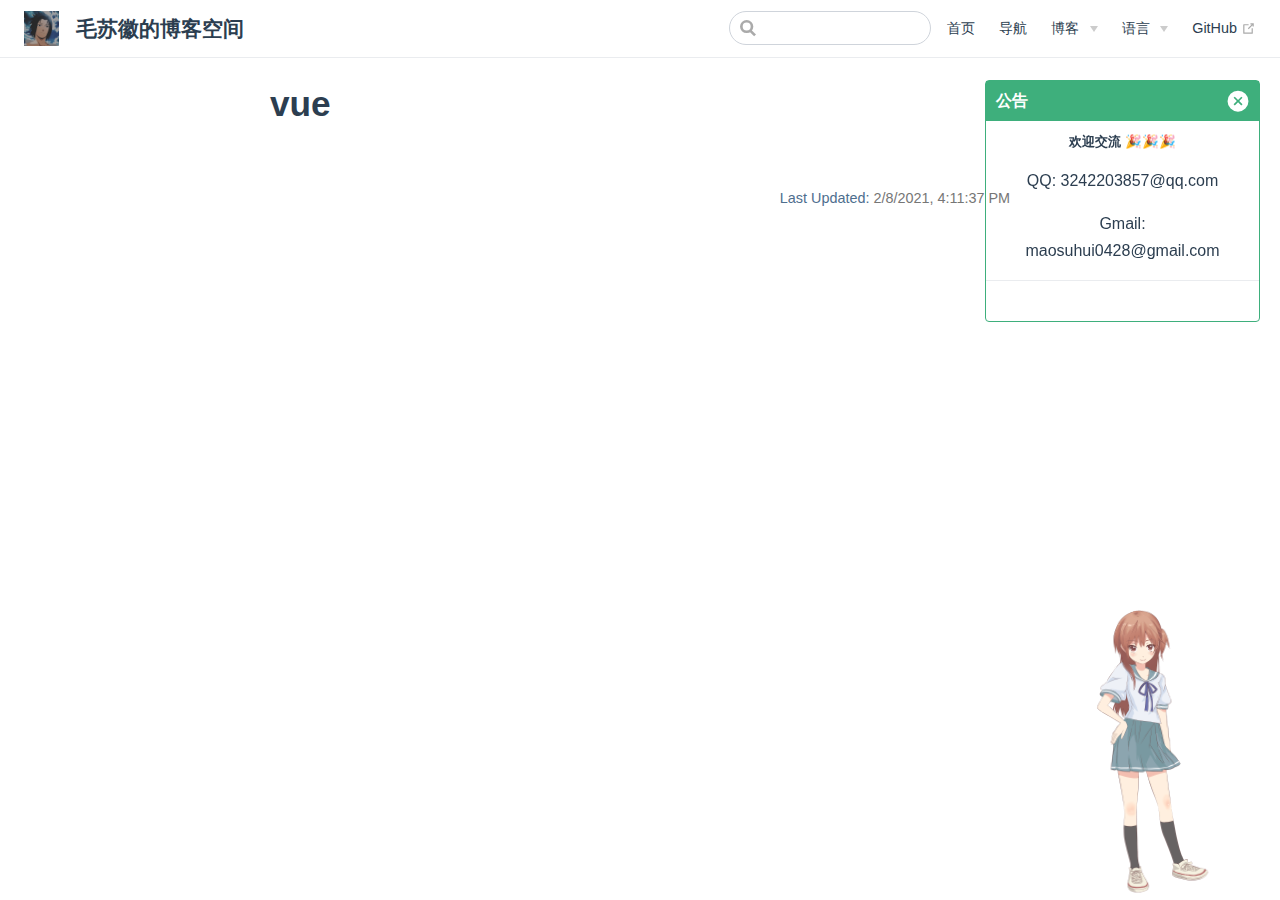
<file: docs/vue/index.html>
<!DOCTYPE html>
<html lang="en-US">
  <head>
    <meta charset="utf-8">
    <meta name="viewport" content="width=device-width,initial-scale=1">
    <title>vue | 毛苏徽的博客空间</title>
    <meta name="generator" content="VuePress 1.8.1">
    <link rel="icon" href="/avatar.png">
    <meta name="description" content="">
    <meta name="viewport" content="width=device-width,initial-scale=1,user-scalable=no">
    <meta name="author" content="shmao">
    <meta name="theme-color" content="#42b983">
    
    <link rel="preload" href="/assets/css/0.styles.2947e653.css" as="style"><link rel="preload" href="/assets/js/app.d8bdd170.js" as="script"><link rel="preload" href="/assets/js/2.7f46725b.js" as="script"><link rel="preload" href="/assets/js/17.2fa12a19.js" as="script"><link rel="prefetch" href="/assets/js/10.3d461e36.js"><link rel="prefetch" href="/assets/js/11.affa1660.js"><link rel="prefetch" href="/assets/js/12.dd580ba6.js"><link rel="prefetch" href="/assets/js/13.6c849129.js"><link rel="prefetch" href="/assets/js/14.d9e850fd.js"><link rel="prefetch" href="/assets/js/15.c35582a6.js"><link rel="prefetch" href="/assets/js/16.a1b90152.js"><link rel="prefetch" href="/assets/js/18.5cdd7cd8.js"><link rel="prefetch" href="/assets/js/19.791dceb6.js"><link rel="prefetch" href="/assets/js/20.96f1b917.js"><link rel="prefetch" href="/assets/js/3.4c6b4054.js"><link rel="prefetch" href="/assets/js/4.fee3b5c8.js"><link rel="prefetch" href="/assets/js/5.5ab88dc3.js"><link rel="prefetch" href="/assets/js/6.da8618bd.js"><link rel="prefetch" href="/assets/js/7.73f9b616.js"><link rel="prefetch" href="/assets/js/8.ac30967f.js"><link rel="prefetch" href="/assets/js/9.188bd33f.js">
    <link rel="stylesheet" href="/assets/css/0.styles.2947e653.css">
  </head>
  <body>
    <div id="app" data-server-rendered="true"><div class="theme-container no-sidebar"><header class="navbar"><div class="sidebar-button"><svg xmlns="http://www.w3.org/2000/svg" aria-hidden="true" role="img" viewBox="0 0 448 512" class="icon"><path fill="currentColor" d="M436 124H12c-6.627 0-12-5.373-12-12V80c0-6.627 5.373-12 12-12h424c6.627 0 12 5.373 12 12v32c0 6.627-5.373 12-12 12zm0 160H12c-6.627 0-12-5.373-12-12v-32c0-6.627 5.373-12 12-12h424c6.627 0 12 5.373 12 12v32c0 6.627-5.373 12-12 12zm0 160H12c-6.627 0-12-5.373-12-12v-32c0-6.627 5.373-12 12-12h424c6.627 0 12 5.373 12 12v32c0 6.627-5.373 12-12 12z"></path></svg></div> <a href="/" class="home-link router-link-active"><img src="/avatar.png" alt="毛苏徽的博客空间" class="logo"> <span class="site-name can-hide">毛苏徽的博客空间</span></a> <div class="links"><div class="search-box"><input aria-label="Search" autocomplete="off" spellcheck="false" value=""> <!----></div> <nav class="nav-links can-hide"><div class="nav-item"><a href="/" class="nav-link">
  首页
</a></div><div class="nav-item"><a href="/guide/" class="nav-link">
  导航
</a></div><div class="nav-item"><div class="dropdown-wrapper"><button type="button" aria-label="博客" class="dropdown-title"><span class="title">博客</span> <span class="arrow down"></span></button> <button type="button" aria-label="博客" class="mobile-dropdown-title"><span class="title">博客</span> <span class="arrow right"></span></button> <ul class="nav-dropdown" style="display:none;"><li class="dropdown-item"><h4>
          Javascript
        </h4> <ul class="dropdown-subitem-wrapper"><li class="dropdown-subitem"><a href="/docs/javascript/oop/" class="nav-link">
  面向对象
</a></li></ul></li><li class="dropdown-item"><!----> <a href="/docs/vue/" aria-current="page" class="nav-link router-link-exact-active router-link-active">
  Vue
</a></li><li class="dropdown-item"><!----> <a href="/docs/pwa/" class="nav-link">
  PWA
</a></li></ul></div></div><div class="nav-item"><div class="dropdown-wrapper"><button type="button" aria-label="语言" class="dropdown-title"><span class="title">语言</span> <span class="arrow down"></span></button> <button type="button" aria-label="语言" class="mobile-dropdown-title"><span class="title">语言</span> <span class="arrow right"></span></button> <ul class="nav-dropdown" style="display:none;"><li class="dropdown-item"><!----> <a href="/language/chinese.html" class="nav-link">
  中文
</a></li><li class="dropdown-item"><!----> <a href="/language/english.html" class="nav-link">
  英文
</a></li></ul></div></div><div class="nav-item"><a href="https://github.com/shmao-0428" target="_blank" rel="noopener noreferrer" class="nav-link external">
  GitHub
  <span><svg xmlns="http://www.w3.org/2000/svg" aria-hidden="true" focusable="false" x="0px" y="0px" viewBox="0 0 100 100" width="15" height="15" class="icon outbound"><path fill="currentColor" d="M18.8,85.1h56l0,0c2.2,0,4-1.8,4-4v-32h-8v28h-48v-48h28v-8h-32l0,0c-2.2,0-4,1.8-4,4v56C14.8,83.3,16.6,85.1,18.8,85.1z"></path> <polygon fill="currentColor" points="45.7,48.7 51.3,54.3 77.2,28.5 77.2,37.2 85.2,37.2 85.2,14.9 62.8,14.9 62.8,22.9 71.5,22.9"></polygon></svg> <span class="sr-only">(opens new window)</span></span></a></div> <!----></nav></div></header> <div class="sidebar-mask"></div> <aside class="sidebar"><nav class="nav-links"><div class="nav-item"><a href="/" class="nav-link">
  首页
</a></div><div class="nav-item"><a href="/guide/" class="nav-link">
  导航
</a></div><div class="nav-item"><div class="dropdown-wrapper"><button type="button" aria-label="博客" class="dropdown-title"><span class="title">博客</span> <span class="arrow down"></span></button> <button type="button" aria-label="博客" class="mobile-dropdown-title"><span class="title">博客</span> <span class="arrow right"></span></button> <ul class="nav-dropdown" style="display:none;"><li class="dropdown-item"><h4>
          Javascript
        </h4> <ul class="dropdown-subitem-wrapper"><li class="dropdown-subitem"><a href="/docs/javascript/oop/" class="nav-link">
  面向对象
</a></li></ul></li><li class="dropdown-item"><!----> <a href="/docs/vue/" aria-current="page" class="nav-link router-link-exact-active router-link-active">
  Vue
</a></li><li class="dropdown-item"><!----> <a href="/docs/pwa/" class="nav-link">
  PWA
</a></li></ul></div></div><div class="nav-item"><div class="dropdown-wrapper"><button type="button" aria-label="语言" class="dropdown-title"><span class="title">语言</span> <span class="arrow down"></span></button> <button type="button" aria-label="语言" class="mobile-dropdown-title"><span class="title">语言</span> <span class="arrow right"></span></button> <ul class="nav-dropdown" style="display:none;"><li class="dropdown-item"><!----> <a href="/language/chinese.html" class="nav-link">
  中文
</a></li><li class="dropdown-item"><!----> <a href="/language/english.html" class="nav-link">
  英文
</a></li></ul></div></div><div class="nav-item"><a href="https://github.com/shmao-0428" target="_blank" rel="noopener noreferrer" class="nav-link external">
  GitHub
  <span><svg xmlns="http://www.w3.org/2000/svg" aria-hidden="true" focusable="false" x="0px" y="0px" viewBox="0 0 100 100" width="15" height="15" class="icon outbound"><path fill="currentColor" d="M18.8,85.1h56l0,0c2.2,0,4-1.8,4-4v-32h-8v28h-48v-48h28v-8h-32l0,0c-2.2,0-4,1.8-4,4v56C14.8,83.3,16.6,85.1,18.8,85.1z"></path> <polygon fill="currentColor" points="45.7,48.7 51.3,54.3 77.2,28.5 77.2,37.2 85.2,37.2 85.2,14.9 62.8,14.9 62.8,22.9 71.5,22.9"></polygon></svg> <span class="sr-only">(opens new window)</span></span></a></div> <!----></nav>  <!----> </aside> <main class="page"> <div class="theme-default-content content__default"><h1 id="vue"><a href="#vue" class="header-anchor">#</a> vue</h1></div> <footer class="page-edit"><!----> <div class="last-updated"><span class="prefix">Last Updated:</span> <span class="time">2/8/2021, 4:11:37 PM</span></div></footer> <!----> </main></div><div class="global-ui"><!----><div id="live2d-widget" class="live2d-widget-container" style="position:fixed;right:65px;bottom:0px;width:135px;height:300px;z-index:99999;opacity:0.8;pointer-events:none;"><canvas id="live2d_canvas" width="135" height="300" class="live2d_canvas" style="position:absolute;left:0px;top:0px;width:135px;height:300px;"></canvas></div><!----></div></div>
    <script src="/assets/js/app.d8bdd170.js" defer></script><script src="/assets/js/2.7f46725b.js" defer></script><script src="/assets/js/17.2fa12a19.js" defer></script>
  </body>
</html>
</file>
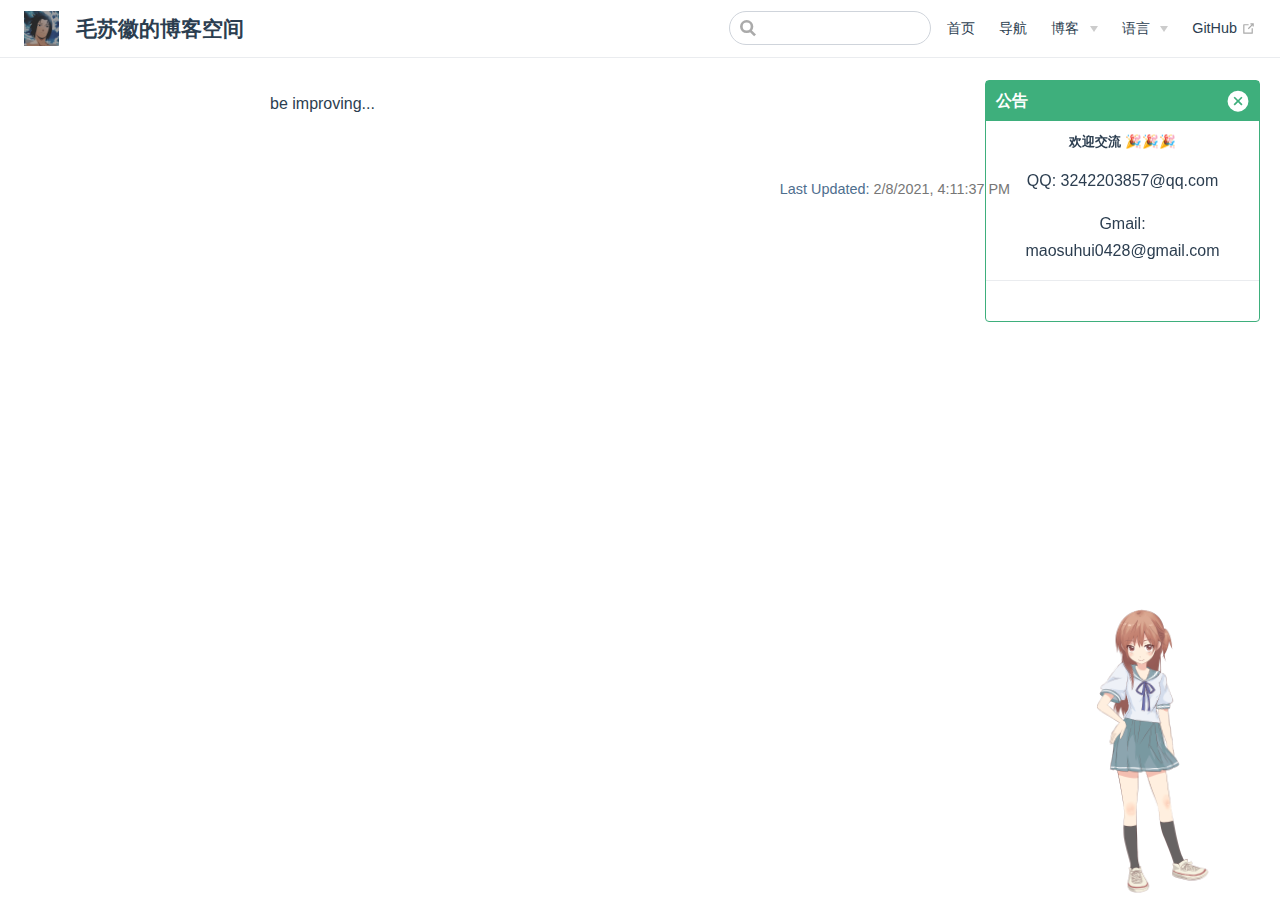
<file: language/chinese/index.html>
<!DOCTYPE html>
<html lang="en-US">
  <head>
    <meta charset="utf-8">
    <meta name="viewport" content="width=device-width,initial-scale=1">
    <title>毛苏徽的博客空间</title>
    <meta name="generator" content="VuePress 1.8.1">
    <link rel="icon" href="/avatar.png">
    <meta name="description" content="">
    <meta name="viewport" content="width=device-width,initial-scale=1,user-scalable=no">
    <meta name="author" content="shmao">
    <meta name="theme-color" content="#42b983">
    
    <link rel="preload" href="/assets/css/0.styles.2947e653.css" as="style"><link rel="preload" href="/assets/js/app.d8bdd170.js" as="script"><link rel="preload" href="/assets/js/2.7f46725b.js" as="script"><link rel="preload" href="/assets/js/19.791dceb6.js" as="script"><link rel="prefetch" href="/assets/js/10.3d461e36.js"><link rel="prefetch" href="/assets/js/11.affa1660.js"><link rel="prefetch" href="/assets/js/12.dd580ba6.js"><link rel="prefetch" href="/assets/js/13.6c849129.js"><link rel="prefetch" href="/assets/js/14.d9e850fd.js"><link rel="prefetch" href="/assets/js/15.c35582a6.js"><link rel="prefetch" href="/assets/js/16.a1b90152.js"><link rel="prefetch" href="/assets/js/17.2fa12a19.js"><link rel="prefetch" href="/assets/js/18.5cdd7cd8.js"><link rel="prefetch" href="/assets/js/20.96f1b917.js"><link rel="prefetch" href="/assets/js/3.4c6b4054.js"><link rel="prefetch" href="/assets/js/4.fee3b5c8.js"><link rel="prefetch" href="/assets/js/5.5ab88dc3.js"><link rel="prefetch" href="/assets/js/6.da8618bd.js"><link rel="prefetch" href="/assets/js/7.73f9b616.js"><link rel="prefetch" href="/assets/js/8.ac30967f.js"><link rel="prefetch" href="/assets/js/9.188bd33f.js">
    <link rel="stylesheet" href="/assets/css/0.styles.2947e653.css">
  </head>
  <body>
    <div id="app" data-server-rendered="true"><div class="theme-container no-sidebar"><header class="navbar"><div class="sidebar-button"><svg xmlns="http://www.w3.org/2000/svg" aria-hidden="true" role="img" viewBox="0 0 448 512" class="icon"><path fill="currentColor" d="M436 124H12c-6.627 0-12-5.373-12-12V80c0-6.627 5.373-12 12-12h424c6.627 0 12 5.373 12 12v32c0 6.627-5.373 12-12 12zm0 160H12c-6.627 0-12-5.373-12-12v-32c0-6.627 5.373-12 12-12h424c6.627 0 12 5.373 12 12v32c0 6.627-5.373 12-12 12zm0 160H12c-6.627 0-12-5.373-12-12v-32c0-6.627 5.373-12 12-12h424c6.627 0 12 5.373 12 12v32c0 6.627-5.373 12-12 12z"></path></svg></div> <a href="/" class="home-link router-link-active"><img src="/avatar.png" alt="毛苏徽的博客空间" class="logo"> <span class="site-name can-hide">毛苏徽的博客空间</span></a> <div class="links"><div class="search-box"><input aria-label="Search" autocomplete="off" spellcheck="false" value=""> <!----></div> <nav class="nav-links can-hide"><div class="nav-item"><a href="/" class="nav-link">
  首页
</a></div><div class="nav-item"><a href="/guide/" class="nav-link">
  导航
</a></div><div class="nav-item"><div class="dropdown-wrapper"><button type="button" aria-label="博客" class="dropdown-title"><span class="title">博客</span> <span class="arrow down"></span></button> <button type="button" aria-label="博客" class="mobile-dropdown-title"><span class="title">博客</span> <span class="arrow right"></span></button> <ul class="nav-dropdown" style="display:none;"><li class="dropdown-item"><h4>
          Javascript
        </h4> <ul class="dropdown-subitem-wrapper"><li class="dropdown-subitem"><a href="/docs/javascript/oop/" class="nav-link">
  面向对象
</a></li></ul></li><li class="dropdown-item"><!----> <a href="/docs/vue/" class="nav-link">
  Vue
</a></li><li class="dropdown-item"><!----> <a href="/docs/pwa/" class="nav-link">
  PWA
</a></li></ul></div></div><div class="nav-item"><div class="dropdown-wrapper"><button type="button" aria-label="语言" class="dropdown-title"><span class="title">语言</span> <span class="arrow down"></span></button> <button type="button" aria-label="语言" class="mobile-dropdown-title"><span class="title">语言</span> <span class="arrow right"></span></button> <ul class="nav-dropdown" style="display:none;"><li class="dropdown-item"><!----> <a href="/language/chinese.html" class="nav-link">
  中文
</a></li><li class="dropdown-item"><!----> <a href="/language/english.html" class="nav-link">
  英文
</a></li></ul></div></div><div class="nav-item"><a href="https://github.com/shmao-0428" target="_blank" rel="noopener noreferrer" class="nav-link external">
  GitHub
  <span><svg xmlns="http://www.w3.org/2000/svg" aria-hidden="true" focusable="false" x="0px" y="0px" viewBox="0 0 100 100" width="15" height="15" class="icon outbound"><path fill="currentColor" d="M18.8,85.1h56l0,0c2.2,0,4-1.8,4-4v-32h-8v28h-48v-48h28v-8h-32l0,0c-2.2,0-4,1.8-4,4v56C14.8,83.3,16.6,85.1,18.8,85.1z"></path> <polygon fill="currentColor" points="45.7,48.7 51.3,54.3 77.2,28.5 77.2,37.2 85.2,37.2 85.2,14.9 62.8,14.9 62.8,22.9 71.5,22.9"></polygon></svg> <span class="sr-only">(opens new window)</span></span></a></div> <!----></nav></div></header> <div class="sidebar-mask"></div> <aside class="sidebar"><nav class="nav-links"><div class="nav-item"><a href="/" class="nav-link">
  首页
</a></div><div class="nav-item"><a href="/guide/" class="nav-link">
  导航
</a></div><div class="nav-item"><div class="dropdown-wrapper"><button type="button" aria-label="博客" class="dropdown-title"><span class="title">博客</span> <span class="arrow down"></span></button> <button type="button" aria-label="博客" class="mobile-dropdown-title"><span class="title">博客</span> <span class="arrow right"></span></button> <ul class="nav-dropdown" style="display:none;"><li class="dropdown-item"><h4>
          Javascript
        </h4> <ul class="dropdown-subitem-wrapper"><li class="dropdown-subitem"><a href="/docs/javascript/oop/" class="nav-link">
  面向对象
</a></li></ul></li><li class="dropdown-item"><!----> <a href="/docs/vue/" class="nav-link">
  Vue
</a></li><li class="dropdown-item"><!----> <a href="/docs/pwa/" class="nav-link">
  PWA
</a></li></ul></div></div><div class="nav-item"><div class="dropdown-wrapper"><button type="button" aria-label="语言" class="dropdown-title"><span class="title">语言</span> <span class="arrow down"></span></button> <button type="button" aria-label="语言" class="mobile-dropdown-title"><span class="title">语言</span> <span class="arrow right"></span></button> <ul class="nav-dropdown" style="display:none;"><li class="dropdown-item"><!----> <a href="/language/chinese.html" class="nav-link">
  中文
</a></li><li class="dropdown-item"><!----> <a href="/language/english.html" class="nav-link">
  英文
</a></li></ul></div></div><div class="nav-item"><a href="https://github.com/shmao-0428" target="_blank" rel="noopener noreferrer" class="nav-link external">
  GitHub
  <span><svg xmlns="http://www.w3.org/2000/svg" aria-hidden="true" focusable="false" x="0px" y="0px" viewBox="0 0 100 100" width="15" height="15" class="icon outbound"><path fill="currentColor" d="M18.8,85.1h56l0,0c2.2,0,4-1.8,4-4v-32h-8v28h-48v-48h28v-8h-32l0,0c-2.2,0-4,1.8-4,4v56C14.8,83.3,16.6,85.1,18.8,85.1z"></path> <polygon fill="currentColor" points="45.7,48.7 51.3,54.3 77.2,28.5 77.2,37.2 85.2,37.2 85.2,14.9 62.8,14.9 62.8,22.9 71.5,22.9"></polygon></svg> <span class="sr-only">(opens new window)</span></span></a></div> <!----></nav>  <!----> </aside> <main class="page"> <div class="theme-default-content content__default"><p>be improving...</p></div> <footer class="page-edit"><!----> <div class="last-updated"><span class="prefix">Last Updated:</span> <span class="time">2/8/2021, 4:11:37 PM</span></div></footer> <!----> </main></div><div class="global-ui"><!----><div id="live2d-widget" class="live2d-widget-container" style="position:fixed;right:65px;bottom:0px;width:135px;height:300px;z-index:99999;opacity:0.8;pointer-events:none;"><canvas id="live2d_canvas" width="135" height="300" class="live2d_canvas" style="position:absolute;left:0px;top:0px;width:135px;height:300px;"></canvas></div><!----></div></div>
    <script src="/assets/js/app.d8bdd170.js" defer></script><script src="/assets/js/2.7f46725b.js" defer></script><script src="/assets/js/19.791dceb6.js" defer></script>
  </body>
</html>
</file>
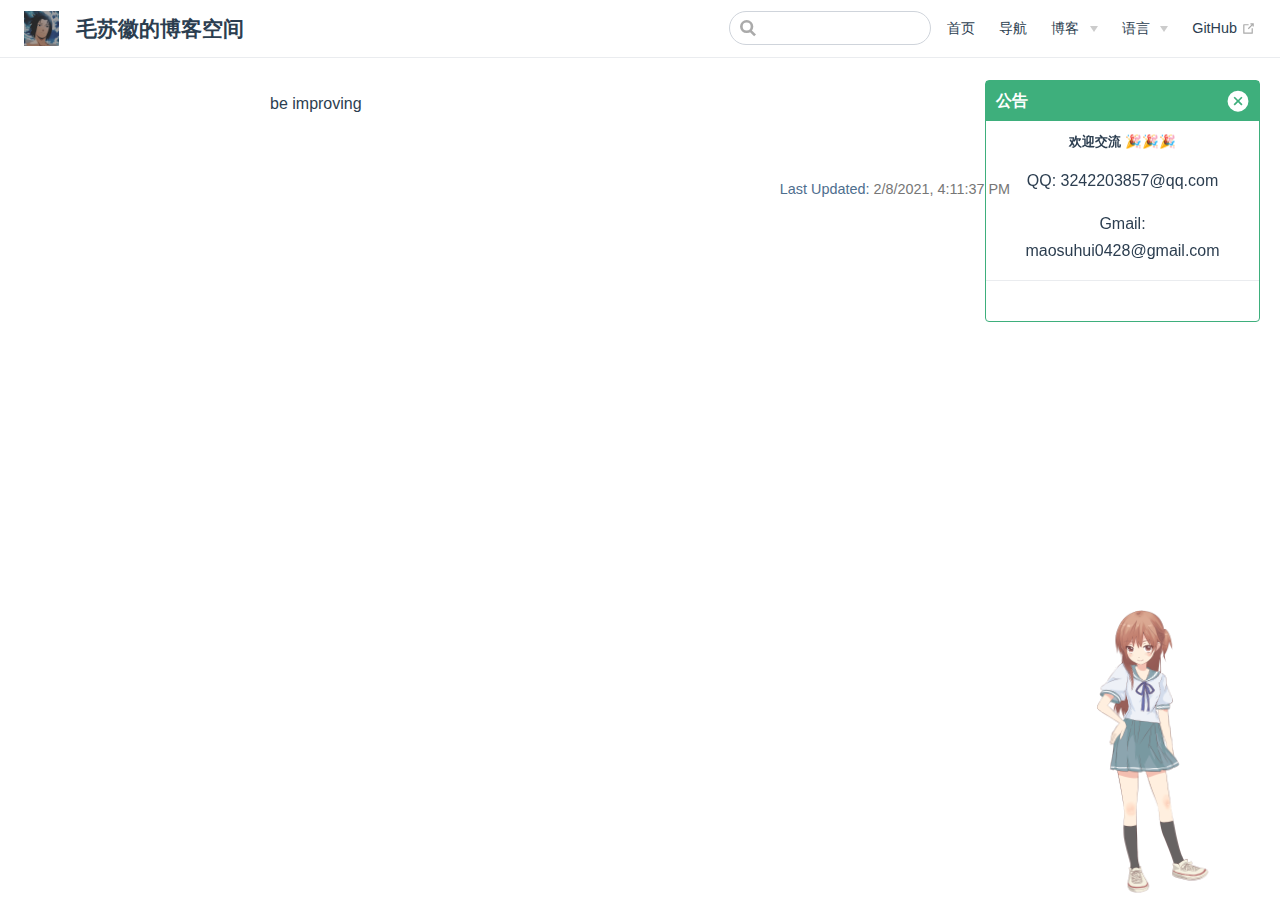
<file: language/english/index.html>
<!DOCTYPE html>
<html lang="en-US">
  <head>
    <meta charset="utf-8">
    <meta name="viewport" content="width=device-width,initial-scale=1">
    <title>毛苏徽的博客空间</title>
    <meta name="generator" content="VuePress 1.8.1">
    <link rel="icon" href="/avatar.png">
    <meta name="description" content="">
    <meta name="viewport" content="width=device-width,initial-scale=1,user-scalable=no">
    <meta name="author" content="shmao">
    <meta name="theme-color" content="#42b983">
    
    <link rel="preload" href="/assets/css/0.styles.2947e653.css" as="style"><link rel="preload" href="/assets/js/app.d8bdd170.js" as="script"><link rel="preload" href="/assets/js/2.7f46725b.js" as="script"><link rel="preload" href="/assets/js/20.96f1b917.js" as="script"><link rel="prefetch" href="/assets/js/10.3d461e36.js"><link rel="prefetch" href="/assets/js/11.affa1660.js"><link rel="prefetch" href="/assets/js/12.dd580ba6.js"><link rel="prefetch" href="/assets/js/13.6c849129.js"><link rel="prefetch" href="/assets/js/14.d9e850fd.js"><link rel="prefetch" href="/assets/js/15.c35582a6.js"><link rel="prefetch" href="/assets/js/16.a1b90152.js"><link rel="prefetch" href="/assets/js/17.2fa12a19.js"><link rel="prefetch" href="/assets/js/18.5cdd7cd8.js"><link rel="prefetch" href="/assets/js/19.791dceb6.js"><link rel="prefetch" href="/assets/js/3.4c6b4054.js"><link rel="prefetch" href="/assets/js/4.fee3b5c8.js"><link rel="prefetch" href="/assets/js/5.5ab88dc3.js"><link rel="prefetch" href="/assets/js/6.da8618bd.js"><link rel="prefetch" href="/assets/js/7.73f9b616.js"><link rel="prefetch" href="/assets/js/8.ac30967f.js"><link rel="prefetch" href="/assets/js/9.188bd33f.js">
    <link rel="stylesheet" href="/assets/css/0.styles.2947e653.css">
  </head>
  <body>
    <div id="app" data-server-rendered="true"><div class="theme-container no-sidebar"><header class="navbar"><div class="sidebar-button"><svg xmlns="http://www.w3.org/2000/svg" aria-hidden="true" role="img" viewBox="0 0 448 512" class="icon"><path fill="currentColor" d="M436 124H12c-6.627 0-12-5.373-12-12V80c0-6.627 5.373-12 12-12h424c6.627 0 12 5.373 12 12v32c0 6.627-5.373 12-12 12zm0 160H12c-6.627 0-12-5.373-12-12v-32c0-6.627 5.373-12 12-12h424c6.627 0 12 5.373 12 12v32c0 6.627-5.373 12-12 12zm0 160H12c-6.627 0-12-5.373-12-12v-32c0-6.627 5.373-12 12-12h424c6.627 0 12 5.373 12 12v32c0 6.627-5.373 12-12 12z"></path></svg></div> <a href="/" class="home-link router-link-active"><img src="/avatar.png" alt="毛苏徽的博客空间" class="logo"> <span class="site-name can-hide">毛苏徽的博客空间</span></a> <div class="links"><div class="search-box"><input aria-label="Search" autocomplete="off" spellcheck="false" value=""> <!----></div> <nav class="nav-links can-hide"><div class="nav-item"><a href="/" class="nav-link">
  首页
</a></div><div class="nav-item"><a href="/guide/" class="nav-link">
  导航
</a></div><div class="nav-item"><div class="dropdown-wrapper"><button type="button" aria-label="博客" class="dropdown-title"><span class="title">博客</span> <span class="arrow down"></span></button> <button type="button" aria-label="博客" class="mobile-dropdown-title"><span class="title">博客</span> <span class="arrow right"></span></button> <ul class="nav-dropdown" style="display:none;"><li class="dropdown-item"><h4>
          Javascript
        </h4> <ul class="dropdown-subitem-wrapper"><li class="dropdown-subitem"><a href="/docs/javascript/oop/" class="nav-link">
  面向对象
</a></li></ul></li><li class="dropdown-item"><!----> <a href="/docs/vue/" class="nav-link">
  Vue
</a></li><li class="dropdown-item"><!----> <a href="/docs/pwa/" class="nav-link">
  PWA
</a></li></ul></div></div><div class="nav-item"><div class="dropdown-wrapper"><button type="button" aria-label="语言" class="dropdown-title"><span class="title">语言</span> <span class="arrow down"></span></button> <button type="button" aria-label="语言" class="mobile-dropdown-title"><span class="title">语言</span> <span class="arrow right"></span></button> <ul class="nav-dropdown" style="display:none;"><li class="dropdown-item"><!----> <a href="/language/chinese.html" class="nav-link">
  中文
</a></li><li class="dropdown-item"><!----> <a href="/language/english.html" class="nav-link">
  英文
</a></li></ul></div></div><div class="nav-item"><a href="https://github.com/shmao-0428" target="_blank" rel="noopener noreferrer" class="nav-link external">
  GitHub
  <span><svg xmlns="http://www.w3.org/2000/svg" aria-hidden="true" focusable="false" x="0px" y="0px" viewBox="0 0 100 100" width="15" height="15" class="icon outbound"><path fill="currentColor" d="M18.8,85.1h56l0,0c2.2,0,4-1.8,4-4v-32h-8v28h-48v-48h28v-8h-32l0,0c-2.2,0-4,1.8-4,4v56C14.8,83.3,16.6,85.1,18.8,85.1z"></path> <polygon fill="currentColor" points="45.7,48.7 51.3,54.3 77.2,28.5 77.2,37.2 85.2,37.2 85.2,14.9 62.8,14.9 62.8,22.9 71.5,22.9"></polygon></svg> <span class="sr-only">(opens new window)</span></span></a></div> <!----></nav></div></header> <div class="sidebar-mask"></div> <aside class="sidebar"><nav class="nav-links"><div class="nav-item"><a href="/" class="nav-link">
  首页
</a></div><div class="nav-item"><a href="/guide/" class="nav-link">
  导航
</a></div><div class="nav-item"><div class="dropdown-wrapper"><button type="button" aria-label="博客" class="dropdown-title"><span class="title">博客</span> <span class="arrow down"></span></button> <button type="button" aria-label="博客" class="mobile-dropdown-title"><span class="title">博客</span> <span class="arrow right"></span></button> <ul class="nav-dropdown" style="display:none;"><li class="dropdown-item"><h4>
          Javascript
        </h4> <ul class="dropdown-subitem-wrapper"><li class="dropdown-subitem"><a href="/docs/javascript/oop/" class="nav-link">
  面向对象
</a></li></ul></li><li class="dropdown-item"><!----> <a href="/docs/vue/" class="nav-link">
  Vue
</a></li><li class="dropdown-item"><!----> <a href="/docs/pwa/" class="nav-link">
  PWA
</a></li></ul></div></div><div class="nav-item"><div class="dropdown-wrapper"><button type="button" aria-label="语言" class="dropdown-title"><span class="title">语言</span> <span class="arrow down"></span></button> <button type="button" aria-label="语言" class="mobile-dropdown-title"><span class="title">语言</span> <span class="arrow right"></span></button> <ul class="nav-dropdown" style="display:none;"><li class="dropdown-item"><!----> <a href="/language/chinese.html" class="nav-link">
  中文
</a></li><li class="dropdown-item"><!----> <a href="/language/english.html" class="nav-link">
  英文
</a></li></ul></div></div><div class="nav-item"><a href="https://github.com/shmao-0428" target="_blank" rel="noopener noreferrer" class="nav-link external">
  GitHub
  <span><svg xmlns="http://www.w3.org/2000/svg" aria-hidden="true" focusable="false" x="0px" y="0px" viewBox="0 0 100 100" width="15" height="15" class="icon outbound"><path fill="currentColor" d="M18.8,85.1h56l0,0c2.2,0,4-1.8,4-4v-32h-8v28h-48v-48h28v-8h-32l0,0c-2.2,0-4,1.8-4,4v56C14.8,83.3,16.6,85.1,18.8,85.1z"></path> <polygon fill="currentColor" points="45.7,48.7 51.3,54.3 77.2,28.5 77.2,37.2 85.2,37.2 85.2,14.9 62.8,14.9 62.8,22.9 71.5,22.9"></polygon></svg> <span class="sr-only">(opens new window)</span></span></a></div> <!----></nav>  <!----> </aside> <main class="page"> <div class="theme-default-content content__default"><p>be improving</p></div> <footer class="page-edit"><!----> <div class="last-updated"><span class="prefix">Last Updated:</span> <span class="time">2/8/2021, 4:11:37 PM</span></div></footer> <!----> </main></div><div class="global-ui"><!----><div id="live2d-widget" class="live2d-widget-container" style="position:fixed;right:65px;bottom:0px;width:135px;height:300px;z-index:99999;opacity:0.8;pointer-events:none;"><canvas id="live2d_canvas" width="135" height="300" class="live2d_canvas" style="position:absolute;left:0px;top:0px;width:135px;height:300px;"></canvas></div><!----></div></div>
    <script src="/assets/js/app.d8bdd170.js" defer></script><script src="/assets/js/2.7f46725b.js" defer></script><script src="/assets/js/20.96f1b917.js" defer></script>
  </body>
</html>
</file>
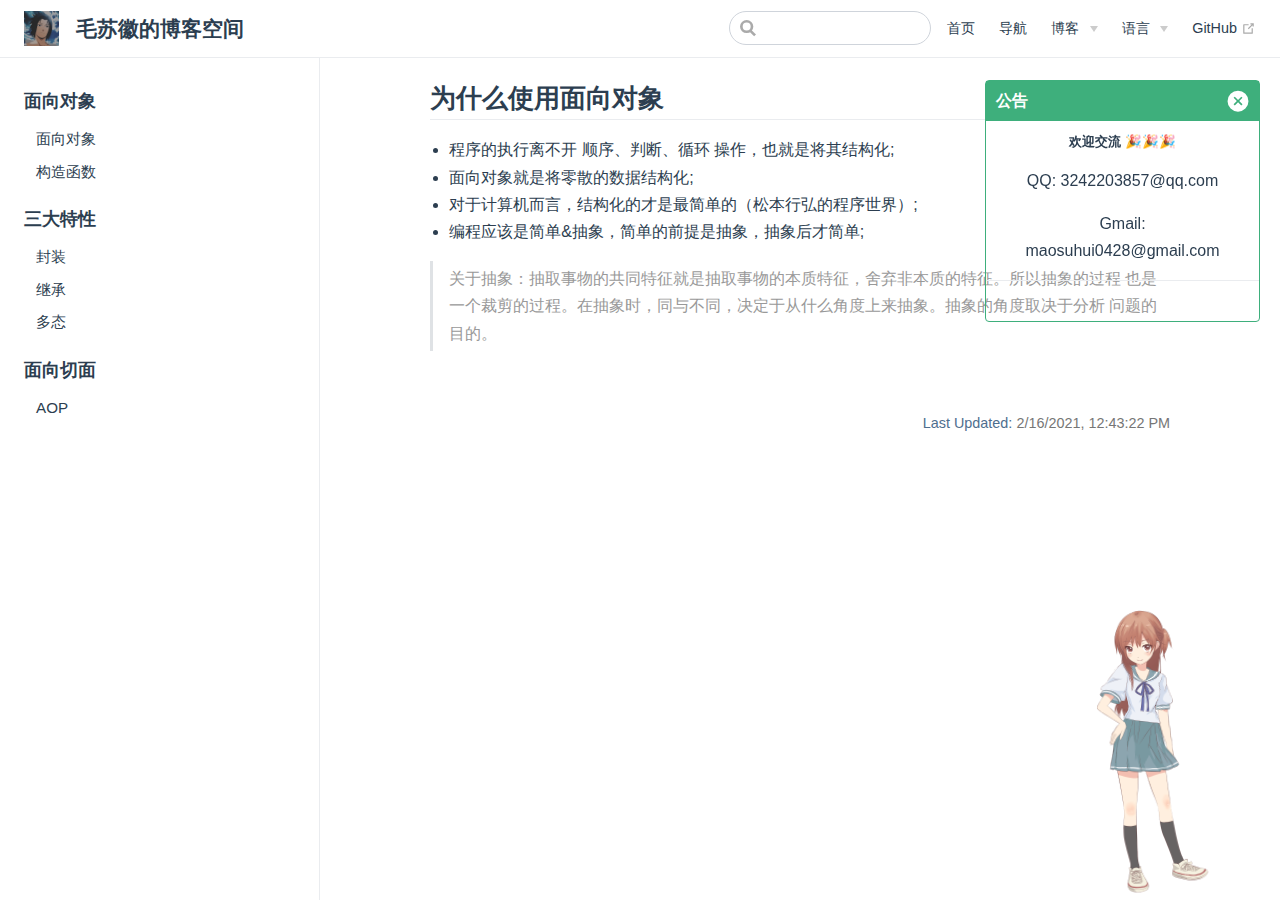
<file: docs/javascript/oop/index.html>
<!DOCTYPE html>
<html lang="en-US">
  <head>
    <meta charset="utf-8">
    <meta name="viewport" content="width=device-width,initial-scale=1">
    <title>介绍 | 毛苏徽的博客空间</title>
    <meta name="generator" content="VuePress 1.8.1">
    <link rel="icon" href="/avatar.png">
    <meta name="description" content="">
    <meta name="viewport" content="width=device-width,initial-scale=1,user-scalable=no">
    <meta name="author" content="shmao">
    <meta name="theme-color" content="#42b983">
    
    <link rel="preload" href="/assets/css/0.styles.2947e653.css" as="style"><link rel="preload" href="/assets/js/app.d8bdd170.js" as="script"><link rel="preload" href="/assets/js/2.7f46725b.js" as="script"><link rel="preload" href="/assets/js/9.188bd33f.js" as="script"><link rel="prefetch" href="/assets/js/10.3d461e36.js"><link rel="prefetch" href="/assets/js/11.affa1660.js"><link rel="prefetch" href="/assets/js/12.dd580ba6.js"><link rel="prefetch" href="/assets/js/13.6c849129.js"><link rel="prefetch" href="/assets/js/14.d9e850fd.js"><link rel="prefetch" href="/assets/js/15.c35582a6.js"><link rel="prefetch" href="/assets/js/16.a1b90152.js"><link rel="prefetch" href="/assets/js/17.2fa12a19.js"><link rel="prefetch" href="/assets/js/18.5cdd7cd8.js"><link rel="prefetch" href="/assets/js/19.791dceb6.js"><link rel="prefetch" href="/assets/js/20.96f1b917.js"><link rel="prefetch" href="/assets/js/3.4c6b4054.js"><link rel="prefetch" href="/assets/js/4.fee3b5c8.js"><link rel="prefetch" href="/assets/js/5.5ab88dc3.js"><link rel="prefetch" href="/assets/js/6.da8618bd.js"><link rel="prefetch" href="/assets/js/7.73f9b616.js"><link rel="prefetch" href="/assets/js/8.ac30967f.js">
    <link rel="stylesheet" href="/assets/css/0.styles.2947e653.css">
  </head>
  <body>
    <div id="app" data-server-rendered="true"><div class="theme-container"><header class="navbar"><div class="sidebar-button"><svg xmlns="http://www.w3.org/2000/svg" aria-hidden="true" role="img" viewBox="0 0 448 512" class="icon"><path fill="currentColor" d="M436 124H12c-6.627 0-12-5.373-12-12V80c0-6.627 5.373-12 12-12h424c6.627 0 12 5.373 12 12v32c0 6.627-5.373 12-12 12zm0 160H12c-6.627 0-12-5.373-12-12v-32c0-6.627 5.373-12 12-12h424c6.627 0 12 5.373 12 12v32c0 6.627-5.373 12-12 12zm0 160H12c-6.627 0-12-5.373-12-12v-32c0-6.627 5.373-12 12-12h424c6.627 0 12 5.373 12 12v32c0 6.627-5.373 12-12 12z"></path></svg></div> <a href="/" class="home-link router-link-active"><img src="/avatar.png" alt="毛苏徽的博客空间" class="logo"> <span class="site-name can-hide">毛苏徽的博客空间</span></a> <div class="links"><div class="search-box"><input aria-label="Search" autocomplete="off" spellcheck="false" value=""> <!----></div> <nav class="nav-links can-hide"><div class="nav-item"><a href="/" class="nav-link">
  首页
</a></div><div class="nav-item"><a href="/guide/" class="nav-link">
  导航
</a></div><div class="nav-item"><div class="dropdown-wrapper"><button type="button" aria-label="博客" class="dropdown-title"><span class="title">博客</span> <span class="arrow down"></span></button> <button type="button" aria-label="博客" class="mobile-dropdown-title"><span class="title">博客</span> <span class="arrow right"></span></button> <ul class="nav-dropdown" style="display:none;"><li class="dropdown-item"><h4>
          Javascript
        </h4> <ul class="dropdown-subitem-wrapper"><li class="dropdown-subitem"><a href="/docs/javascript/oop/" aria-current="page" class="nav-link router-link-exact-active router-link-active">
  面向对象
</a></li></ul></li><li class="dropdown-item"><!----> <a href="/docs/vue/" class="nav-link">
  Vue
</a></li><li class="dropdown-item"><!----> <a href="/docs/pwa/" class="nav-link">
  PWA
</a></li></ul></div></div><div class="nav-item"><div class="dropdown-wrapper"><button type="button" aria-label="语言" class="dropdown-title"><span class="title">语言</span> <span class="arrow down"></span></button> <button type="button" aria-label="语言" class="mobile-dropdown-title"><span class="title">语言</span> <span class="arrow right"></span></button> <ul class="nav-dropdown" style="display:none;"><li class="dropdown-item"><!----> <a href="/language/chinese.html" class="nav-link">
  中文
</a></li><li class="dropdown-item"><!----> <a href="/language/english.html" class="nav-link">
  英文
</a></li></ul></div></div><div class="nav-item"><a href="https://github.com/shmao-0428" target="_blank" rel="noopener noreferrer" class="nav-link external">
  GitHub
  <span><svg xmlns="http://www.w3.org/2000/svg" aria-hidden="true" focusable="false" x="0px" y="0px" viewBox="0 0 100 100" width="15" height="15" class="icon outbound"><path fill="currentColor" d="M18.8,85.1h56l0,0c2.2,0,4-1.8,4-4v-32h-8v28h-48v-48h28v-8h-32l0,0c-2.2,0-4,1.8-4,4v56C14.8,83.3,16.6,85.1,18.8,85.1z"></path> <polygon fill="currentColor" points="45.7,48.7 51.3,54.3 77.2,28.5 77.2,37.2 85.2,37.2 85.2,14.9 62.8,14.9 62.8,22.9 71.5,22.9"></polygon></svg> <span class="sr-only">(opens new window)</span></span></a></div> <!----></nav></div></header> <div class="sidebar-mask"></div> <aside class="sidebar"><nav class="nav-links"><div class="nav-item"><a href="/" class="nav-link">
  首页
</a></div><div class="nav-item"><a href="/guide/" class="nav-link">
  导航
</a></div><div class="nav-item"><div class="dropdown-wrapper"><button type="button" aria-label="博客" class="dropdown-title"><span class="title">博客</span> <span class="arrow down"></span></button> <button type="button" aria-label="博客" class="mobile-dropdown-title"><span class="title">博客</span> <span class="arrow right"></span></button> <ul class="nav-dropdown" style="display:none;"><li class="dropdown-item"><h4>
          Javascript
        </h4> <ul class="dropdown-subitem-wrapper"><li class="dropdown-subitem"><a href="/docs/javascript/oop/" aria-current="page" class="nav-link router-link-exact-active router-link-active">
  面向对象
</a></li></ul></li><li class="dropdown-item"><!----> <a href="/docs/vue/" class="nav-link">
  Vue
</a></li><li class="dropdown-item"><!----> <a href="/docs/pwa/" class="nav-link">
  PWA
</a></li></ul></div></div><div class="nav-item"><div class="dropdown-wrapper"><button type="button" aria-label="语言" class="dropdown-title"><span class="title">语言</span> <span class="arrow down"></span></button> <button type="button" aria-label="语言" class="mobile-dropdown-title"><span class="title">语言</span> <span class="arrow right"></span></button> <ul class="nav-dropdown" style="display:none;"><li class="dropdown-item"><!----> <a href="/language/chinese.html" class="nav-link">
  中文
</a></li><li class="dropdown-item"><!----> <a href="/language/english.html" class="nav-link">
  英文
</a></li></ul></div></div><div class="nav-item"><a href="https://github.com/shmao-0428" target="_blank" rel="noopener noreferrer" class="nav-link external">
  GitHub
  <span><svg xmlns="http://www.w3.org/2000/svg" aria-hidden="true" focusable="false" x="0px" y="0px" viewBox="0 0 100 100" width="15" height="15" class="icon outbound"><path fill="currentColor" d="M18.8,85.1h56l0,0c2.2,0,4-1.8,4-4v-32h-8v28h-48v-48h28v-8h-32l0,0c-2.2,0-4,1.8-4,4v56C14.8,83.3,16.6,85.1,18.8,85.1z"></path> <polygon fill="currentColor" points="45.7,48.7 51.3,54.3 77.2,28.5 77.2,37.2 85.2,37.2 85.2,14.9 62.8,14.9 62.8,22.9 71.5,22.9"></polygon></svg> <span class="sr-only">(opens new window)</span></span></a></div> <!----></nav>  <ul class="sidebar-links"><li><section class="sidebar-group depth-0"><p class="sidebar-heading open"><span>面向对象</span> <!----></p> <ul class="sidebar-links sidebar-group-items"><li><a href="/docs/javascript/oop/object.html" class="sidebar-link">面向对象</a></li><li><a href="/docs/javascript/oop/new.html" class="sidebar-link">构造函数</a></li></ul></section></li><li><section class="sidebar-group depth-0"><p class="sidebar-heading"><span>三大特性</span> <!----></p> <ul class="sidebar-links sidebar-group-items"><li><a href="/docs/javascript/oop/encapsulation.html" class="sidebar-link">封装</a></li><li><a href="/docs/javascript/oop/extends.html" class="sidebar-link">继承</a></li><li><a href="/docs/javascript/oop/polymorphism.html" class="sidebar-link">多态</a></li></ul></section></li><li><section class="sidebar-group depth-0"><p class="sidebar-heading"><span>面向切面</span> <!----></p> <ul class="sidebar-links sidebar-group-items"><li><a href="/docs/javascript/oop/aop.html" class="sidebar-link">AOP</a></li></ul></section></li></ul> </aside> <main class="page"> <div class="theme-default-content content__default"><h2 id="为什么使用面向对象"><a href="#为什么使用面向对象" class="header-anchor">#</a> 为什么使用面向对象</h2> <ul><li>程序的执行离不开 顺序、判断、循环 操作，也就是将其结构化;</li> <li>面向对象就是将零散的数据结构化;</li> <li>对于计算机而言，结构化的才是最简单的（松本行弘的程序世界）;</li> <li>编程应该是简单&amp;抽象，简单的前提是抽象，抽象后才简单;</li></ul> <blockquote><p>关于抽象：抽取事物的共同特征就是抽取事物的本质特征，舍弃非本质的特征。所以抽象的过程 也是一个裁剪的过程。在抽象时，同与不同，决定于从什么角度上来抽象。抽象的角度取决于分析 问题的目的。</p></blockquote></div> <footer class="page-edit"><!----> <div class="last-updated"><span class="prefix">Last Updated:</span> <span class="time">2/16/2021, 12:43:22 PM</span></div></footer> <!----> </main></div><div class="global-ui"><!----><div id="live2d-widget" class="live2d-widget-container" style="position:fixed;right:65px;bottom:0px;width:135px;height:300px;z-index:99999;opacity:0.8;pointer-events:none;"><canvas id="live2d_canvas" width="135" height="300" class="live2d_canvas" style="position:absolute;left:0px;top:0px;width:135px;height:300px;"></canvas></div><!----></div></div>
    <script src="/assets/js/app.d8bdd170.js" defer></script><script src="/assets/js/2.7f46725b.js" defer></script><script src="/assets/js/9.188bd33f.js" defer></script>
  </body>
</html>
</file>
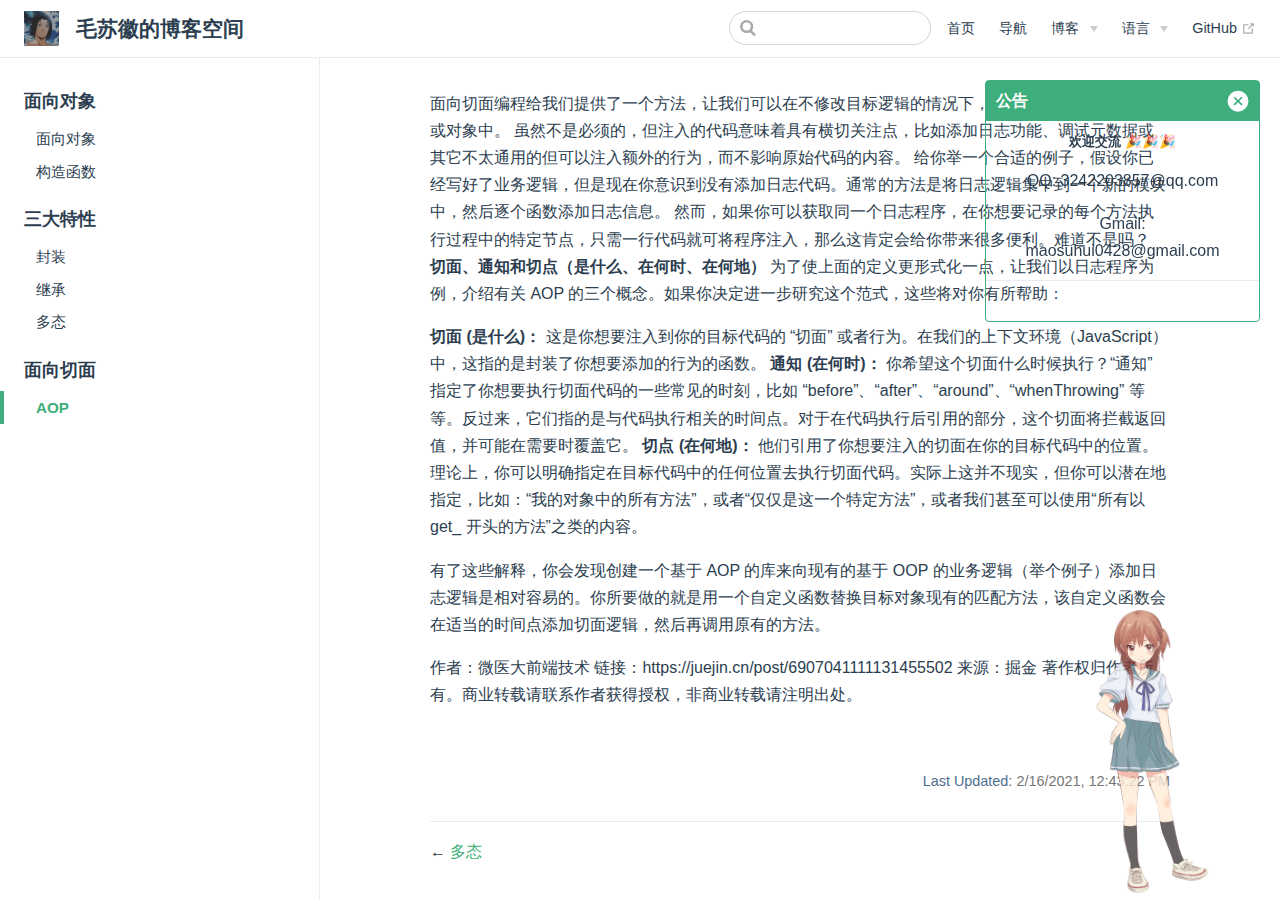
<file: docs/javascript/oop/aop.html>
<!DOCTYPE html>
<html lang="en-US">
  <head>
    <meta charset="utf-8">
    <meta name="viewport" content="width=device-width,initial-scale=1">
    <title>AOP | 毛苏徽的博客空间</title>
    <meta name="generator" content="VuePress 1.8.1">
    <link rel="icon" href="/avatar.png">
    <meta name="description" content="">
    <meta name="viewport" content="width=device-width,initial-scale=1,user-scalable=no">
    <meta name="author" content="shmao">
    <meta name="theme-color" content="#42b983">
    
    <link rel="preload" href="/assets/css/0.styles.2947e653.css" as="style"><link rel="preload" href="/assets/js/app.d8bdd170.js" as="script"><link rel="preload" href="/assets/js/2.7f46725b.js" as="script"><link rel="preload" href="/assets/js/10.3d461e36.js" as="script"><link rel="prefetch" href="/assets/js/11.affa1660.js"><link rel="prefetch" href="/assets/js/12.dd580ba6.js"><link rel="prefetch" href="/assets/js/13.6c849129.js"><link rel="prefetch" href="/assets/js/14.d9e850fd.js"><link rel="prefetch" href="/assets/js/15.c35582a6.js"><link rel="prefetch" href="/assets/js/16.a1b90152.js"><link rel="prefetch" href="/assets/js/17.2fa12a19.js"><link rel="prefetch" href="/assets/js/18.5cdd7cd8.js"><link rel="prefetch" href="/assets/js/19.791dceb6.js"><link rel="prefetch" href="/assets/js/20.96f1b917.js"><link rel="prefetch" href="/assets/js/3.4c6b4054.js"><link rel="prefetch" href="/assets/js/4.fee3b5c8.js"><link rel="prefetch" href="/assets/js/5.5ab88dc3.js"><link rel="prefetch" href="/assets/js/6.da8618bd.js"><link rel="prefetch" href="/assets/js/7.73f9b616.js"><link rel="prefetch" href="/assets/js/8.ac30967f.js"><link rel="prefetch" href="/assets/js/9.188bd33f.js">
    <link rel="stylesheet" href="/assets/css/0.styles.2947e653.css">
  </head>
  <body>
    <div id="app" data-server-rendered="true"><div class="theme-container"><header class="navbar"><div class="sidebar-button"><svg xmlns="http://www.w3.org/2000/svg" aria-hidden="true" role="img" viewBox="0 0 448 512" class="icon"><path fill="currentColor" d="M436 124H12c-6.627 0-12-5.373-12-12V80c0-6.627 5.373-12 12-12h424c6.627 0 12 5.373 12 12v32c0 6.627-5.373 12-12 12zm0 160H12c-6.627 0-12-5.373-12-12v-32c0-6.627 5.373-12 12-12h424c6.627 0 12 5.373 12 12v32c0 6.627-5.373 12-12 12zm0 160H12c-6.627 0-12-5.373-12-12v-32c0-6.627 5.373-12 12-12h424c6.627 0 12 5.373 12 12v32c0 6.627-5.373 12-12 12z"></path></svg></div> <a href="/" class="home-link router-link-active"><img src="/avatar.png" alt="毛苏徽的博客空间" class="logo"> <span class="site-name can-hide">毛苏徽的博客空间</span></a> <div class="links"><div class="search-box"><input aria-label="Search" autocomplete="off" spellcheck="false" value=""> <!----></div> <nav class="nav-links can-hide"><div class="nav-item"><a href="/" class="nav-link">
  首页
</a></div><div class="nav-item"><a href="/guide/" class="nav-link">
  导航
</a></div><div class="nav-item"><div class="dropdown-wrapper"><button type="button" aria-label="博客" class="dropdown-title"><span class="title">博客</span> <span class="arrow down"></span></button> <button type="button" aria-label="博客" class="mobile-dropdown-title"><span class="title">博客</span> <span class="arrow right"></span></button> <ul class="nav-dropdown" style="display:none;"><li class="dropdown-item"><h4>
          Javascript
        </h4> <ul class="dropdown-subitem-wrapper"><li class="dropdown-subitem"><a href="/docs/javascript/oop/" class="nav-link router-link-active">
  面向对象
</a></li></ul></li><li class="dropdown-item"><!----> <a href="/docs/vue/" class="nav-link">
  Vue
</a></li><li class="dropdown-item"><!----> <a href="/docs/pwa/" class="nav-link">
  PWA
</a></li></ul></div></div><div class="nav-item"><div class="dropdown-wrapper"><button type="button" aria-label="语言" class="dropdown-title"><span class="title">语言</span> <span class="arrow down"></span></button> <button type="button" aria-label="语言" class="mobile-dropdown-title"><span class="title">语言</span> <span class="arrow right"></span></button> <ul class="nav-dropdown" style="display:none;"><li class="dropdown-item"><!----> <a href="/language/chinese.html" class="nav-link">
  中文
</a></li><li class="dropdown-item"><!----> <a href="/language/english.html" class="nav-link">
  英文
</a></li></ul></div></div><div class="nav-item"><a href="https://github.com/shmao-0428" target="_blank" rel="noopener noreferrer" class="nav-link external">
  GitHub
  <span><svg xmlns="http://www.w3.org/2000/svg" aria-hidden="true" focusable="false" x="0px" y="0px" viewBox="0 0 100 100" width="15" height="15" class="icon outbound"><path fill="currentColor" d="M18.8,85.1h56l0,0c2.2,0,4-1.8,4-4v-32h-8v28h-48v-48h28v-8h-32l0,0c-2.2,0-4,1.8-4,4v56C14.8,83.3,16.6,85.1,18.8,85.1z"></path> <polygon fill="currentColor" points="45.7,48.7 51.3,54.3 77.2,28.5 77.2,37.2 85.2,37.2 85.2,14.9 62.8,14.9 62.8,22.9 71.5,22.9"></polygon></svg> <span class="sr-only">(opens new window)</span></span></a></div> <!----></nav></div></header> <div class="sidebar-mask"></div> <aside class="sidebar"><nav class="nav-links"><div class="nav-item"><a href="/" class="nav-link">
  首页
</a></div><div class="nav-item"><a href="/guide/" class="nav-link">
  导航
</a></div><div class="nav-item"><div class="dropdown-wrapper"><button type="button" aria-label="博客" class="dropdown-title"><span class="title">博客</span> <span class="arrow down"></span></button> <button type="button" aria-label="博客" class="mobile-dropdown-title"><span class="title">博客</span> <span class="arrow right"></span></button> <ul class="nav-dropdown" style="display:none;"><li class="dropdown-item"><h4>
          Javascript
        </h4> <ul class="dropdown-subitem-wrapper"><li class="dropdown-subitem"><a href="/docs/javascript/oop/" class="nav-link router-link-active">
  面向对象
</a></li></ul></li><li class="dropdown-item"><!----> <a href="/docs/vue/" class="nav-link">
  Vue
</a></li><li class="dropdown-item"><!----> <a href="/docs/pwa/" class="nav-link">
  PWA
</a></li></ul></div></div><div class="nav-item"><div class="dropdown-wrapper"><button type="button" aria-label="语言" class="dropdown-title"><span class="title">语言</span> <span class="arrow down"></span></button> <button type="button" aria-label="语言" class="mobile-dropdown-title"><span class="title">语言</span> <span class="arrow right"></span></button> <ul class="nav-dropdown" style="display:none;"><li class="dropdown-item"><!----> <a href="/language/chinese.html" class="nav-link">
  中文
</a></li><li class="dropdown-item"><!----> <a href="/language/english.html" class="nav-link">
  英文
</a></li></ul></div></div><div class="nav-item"><a href="https://github.com/shmao-0428" target="_blank" rel="noopener noreferrer" class="nav-link external">
  GitHub
  <span><svg xmlns="http://www.w3.org/2000/svg" aria-hidden="true" focusable="false" x="0px" y="0px" viewBox="0 0 100 100" width="15" height="15" class="icon outbound"><path fill="currentColor" d="M18.8,85.1h56l0,0c2.2,0,4-1.8,4-4v-32h-8v28h-48v-48h28v-8h-32l0,0c-2.2,0-4,1.8-4,4v56C14.8,83.3,16.6,85.1,18.8,85.1z"></path> <polygon fill="currentColor" points="45.7,48.7 51.3,54.3 77.2,28.5 77.2,37.2 85.2,37.2 85.2,14.9 62.8,14.9 62.8,22.9 71.5,22.9"></polygon></svg> <span class="sr-only">(opens new window)</span></span></a></div> <!----></nav>  <ul class="sidebar-links"><li><section class="sidebar-group depth-0"><p class="sidebar-heading"><span>面向对象</span> <!----></p> <ul class="sidebar-links sidebar-group-items"><li><a href="/docs/javascript/oop/object.html" class="sidebar-link">面向对象</a></li><li><a href="/docs/javascript/oop/new.html" class="sidebar-link">构造函数</a></li></ul></section></li><li><section class="sidebar-group depth-0"><p class="sidebar-heading"><span>三大特性</span> <!----></p> <ul class="sidebar-links sidebar-group-items"><li><a href="/docs/javascript/oop/encapsulation.html" class="sidebar-link">封装</a></li><li><a href="/docs/javascript/oop/extends.html" class="sidebar-link">继承</a></li><li><a href="/docs/javascript/oop/polymorphism.html" class="sidebar-link">多态</a></li></ul></section></li><li><section class="sidebar-group depth-0"><p class="sidebar-heading open"><span>面向切面</span> <!----></p> <ul class="sidebar-links sidebar-group-items"><li><a href="/docs/javascript/oop/aop.html" aria-current="page" class="active sidebar-link">AOP</a></li></ul></section></li></ul> </aside> <main class="page"> <div class="theme-default-content content__default"><p>面向切面编程给我们提供了一个方法，让我们可以在不修改目标逻辑的情况下，将代码注入到现有的函数或对象中。
虽然不是必须的，但注入的代码意味着具有横切关注点，比如添加日志功能、调试元数据或其它不太通用的但可以注入额外的行为，而不影响原始代码的内容。
给你举一个合适的例子，假设你已经写好了业务逻辑，但是现在你意识到没有添加日志代码。通常的方法是将日志逻辑集中到一个新的模块中，然后逐个函数添加日志信息。
然而，如果你可以获取同一个日志程序，在你想要记录的每个方法执行过程中的特定节点，只需一行代码就可将程序注入，那么这肯定会给你带来很多便利。难道不是吗？
<strong>切面、通知和切点（是什么、在何时、在何地）</strong>
为了使上面的定义更形式化一点，让我们以日志程序为例，介绍有关 AOP 的三个概念。如果你决定进一步研究这个范式，这些将对你有所帮助：</p> <p><strong>切面 (是什么)：</strong> 这是你想要注入到你的目标代码的 “切面” 或者行为。在我们的上下文环境（JavaScript）中，这指的是封装了你想要添加的行为的函数。
<strong>通知 (在何时)：</strong> 你希望这个切面什么时候执行？“通知” 指定了你想要执行切面代码的一些常见的时刻，比如 “before”、“after”、“around”、“whenThrowing” 等等。反过来，它们指的是与代码执行相关的时间点。对于在代码执行后引用的部分，这个切面将拦截返回值，并可能在需要时覆盖它。
<strong>切点 (在何地)：</strong> 他们引用了你想要注入的切面在你的目标代码中的位置。理论上，你可以明确指定在目标代码中的任何位置去执行切面代码。实际上这并不现实，但你可以潜在地指定，比如：“我的对象中的所有方法”，或者“仅仅是这一个特定方法”，或者我们甚至可以使用“所有以 get_ 开头的方法”之类的内容。</p> <p>有了这些解释，你会发现创建一个基于 AOP 的库来向现有的基于 OOP 的业务逻辑（举个例子）添加日志逻辑是相对容易的。你所要做的就是用一个自定义函数替换目标对象现有的匹配方法，该自定义函数会在适当的时间点添加切面逻辑，然后再调用原有的方法。</p> <p>作者：微医大前端技术
链接：https://juejin.cn/post/6907041111131455502
来源：掘金
著作权归作者所有。商业转载请联系作者获得授权，非商业转载请注明出处。</p></div> <footer class="page-edit"><!----> <div class="last-updated"><span class="prefix">Last Updated:</span> <span class="time">2/16/2021, 12:43:22 PM</span></div></footer> <div class="page-nav"><p class="inner"><span class="prev">
      ←
      <a href="/docs/javascript/oop/polymorphism.html" class="prev">
        多态
      </a></span> <!----></p></div> </main></div><div class="global-ui"><!----><div id="live2d-widget" class="live2d-widget-container" style="position:fixed;right:65px;bottom:0px;width:135px;height:300px;z-index:99999;opacity:0.8;pointer-events:none;"><canvas id="live2d_canvas" width="135" height="300" class="live2d_canvas" style="position:absolute;left:0px;top:0px;width:135px;height:300px;"></canvas></div><!----></div></div>
    <script src="/assets/js/app.d8bdd170.js" defer></script><script src="/assets/js/2.7f46725b.js" defer></script><script src="/assets/js/10.3d461e36.js" defer></script>
  </body>
</html>
</file>
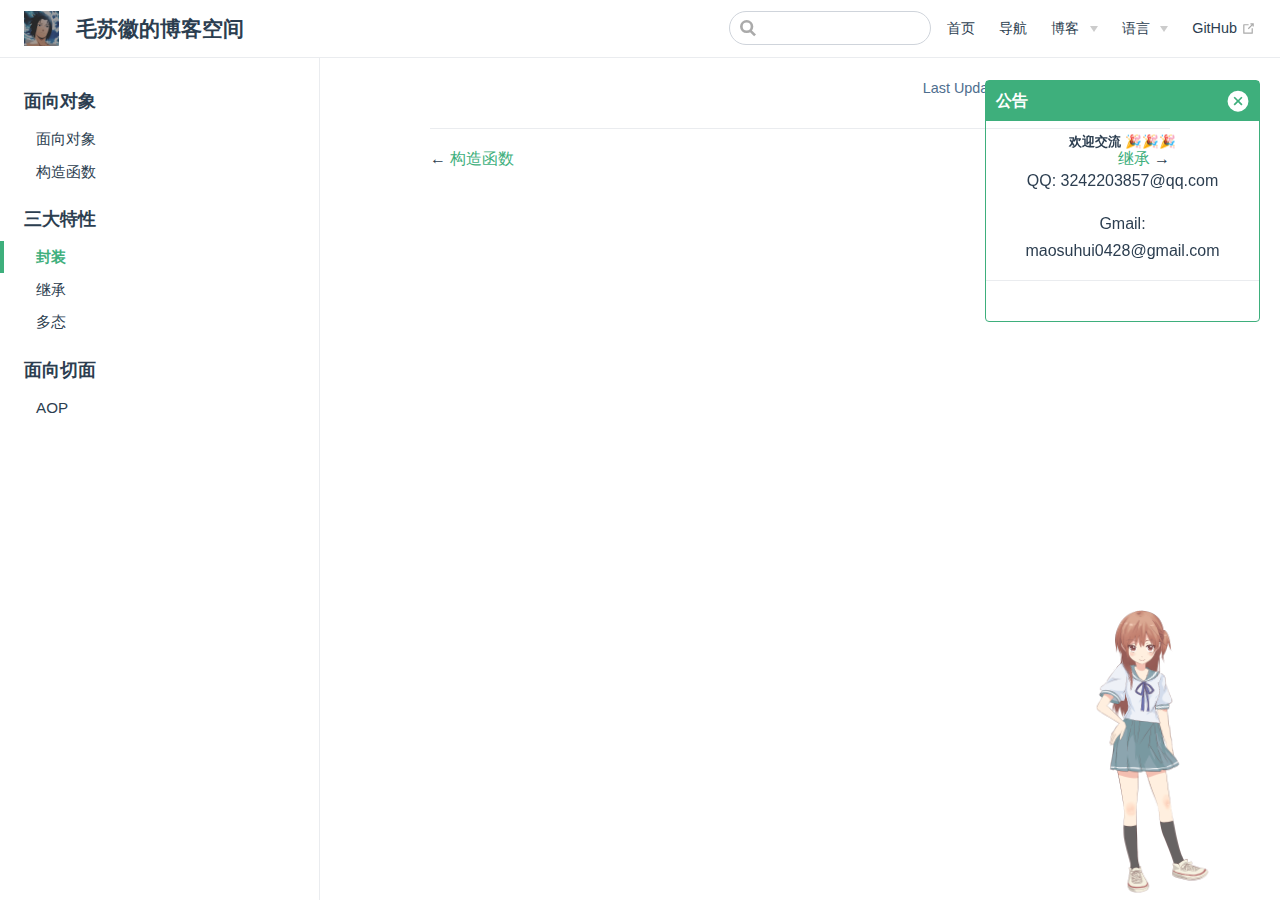
<file: docs/javascript/oop/encapsulation.html>
<!DOCTYPE html>
<html lang="en-US">
  <head>
    <meta charset="utf-8">
    <meta name="viewport" content="width=device-width,initial-scale=1">
    <title>封装 | 毛苏徽的博客空间</title>
    <meta name="generator" content="VuePress 1.8.1">
    <link rel="icon" href="/avatar.png">
    <meta name="description" content="">
    <meta name="viewport" content="width=device-width,initial-scale=1,user-scalable=no">
    <meta name="author" content="shmao">
    <meta name="theme-color" content="#42b983">
    
    <link rel="preload" href="/assets/css/0.styles.2947e653.css" as="style"><link rel="preload" href="/assets/js/app.d8bdd170.js" as="script"><link rel="preload" href="/assets/js/2.7f46725b.js" as="script"><link rel="preload" href="/assets/js/11.affa1660.js" as="script"><link rel="prefetch" href="/assets/js/10.3d461e36.js"><link rel="prefetch" href="/assets/js/12.dd580ba6.js"><link rel="prefetch" href="/assets/js/13.6c849129.js"><link rel="prefetch" href="/assets/js/14.d9e850fd.js"><link rel="prefetch" href="/assets/js/15.c35582a6.js"><link rel="prefetch" href="/assets/js/16.a1b90152.js"><link rel="prefetch" href="/assets/js/17.2fa12a19.js"><link rel="prefetch" href="/assets/js/18.5cdd7cd8.js"><link rel="prefetch" href="/assets/js/19.791dceb6.js"><link rel="prefetch" href="/assets/js/20.96f1b917.js"><link rel="prefetch" href="/assets/js/3.4c6b4054.js"><link rel="prefetch" href="/assets/js/4.fee3b5c8.js"><link rel="prefetch" href="/assets/js/5.5ab88dc3.js"><link rel="prefetch" href="/assets/js/6.da8618bd.js"><link rel="prefetch" href="/assets/js/7.73f9b616.js"><link rel="prefetch" href="/assets/js/8.ac30967f.js"><link rel="prefetch" href="/assets/js/9.188bd33f.js">
    <link rel="stylesheet" href="/assets/css/0.styles.2947e653.css">
  </head>
  <body>
    <div id="app" data-server-rendered="true"><div class="theme-container"><header class="navbar"><div class="sidebar-button"><svg xmlns="http://www.w3.org/2000/svg" aria-hidden="true" role="img" viewBox="0 0 448 512" class="icon"><path fill="currentColor" d="M436 124H12c-6.627 0-12-5.373-12-12V80c0-6.627 5.373-12 12-12h424c6.627 0 12 5.373 12 12v32c0 6.627-5.373 12-12 12zm0 160H12c-6.627 0-12-5.373-12-12v-32c0-6.627 5.373-12 12-12h424c6.627 0 12 5.373 12 12v32c0 6.627-5.373 12-12 12zm0 160H12c-6.627 0-12-5.373-12-12v-32c0-6.627 5.373-12 12-12h424c6.627 0 12 5.373 12 12v32c0 6.627-5.373 12-12 12z"></path></svg></div> <a href="/" class="home-link router-link-active"><img src="/avatar.png" alt="毛苏徽的博客空间" class="logo"> <span class="site-name can-hide">毛苏徽的博客空间</span></a> <div class="links"><div class="search-box"><input aria-label="Search" autocomplete="off" spellcheck="false" value=""> <!----></div> <nav class="nav-links can-hide"><div class="nav-item"><a href="/" class="nav-link">
  首页
</a></div><div class="nav-item"><a href="/guide/" class="nav-link">
  导航
</a></div><div class="nav-item"><div class="dropdown-wrapper"><button type="button" aria-label="博客" class="dropdown-title"><span class="title">博客</span> <span class="arrow down"></span></button> <button type="button" aria-label="博客" class="mobile-dropdown-title"><span class="title">博客</span> <span class="arrow right"></span></button> <ul class="nav-dropdown" style="display:none;"><li class="dropdown-item"><h4>
          Javascript
        </h4> <ul class="dropdown-subitem-wrapper"><li class="dropdown-subitem"><a href="/docs/javascript/oop/" class="nav-link router-link-active">
  面向对象
</a></li></ul></li><li class="dropdown-item"><!----> <a href="/docs/vue/" class="nav-link">
  Vue
</a></li><li class="dropdown-item"><!----> <a href="/docs/pwa/" class="nav-link">
  PWA
</a></li></ul></div></div><div class="nav-item"><div class="dropdown-wrapper"><button type="button" aria-label="语言" class="dropdown-title"><span class="title">语言</span> <span class="arrow down"></span></button> <button type="button" aria-label="语言" class="mobile-dropdown-title"><span class="title">语言</span> <span class="arrow right"></span></button> <ul class="nav-dropdown" style="display:none;"><li class="dropdown-item"><!----> <a href="/language/chinese.html" class="nav-link">
  中文
</a></li><li class="dropdown-item"><!----> <a href="/language/english.html" class="nav-link">
  英文
</a></li></ul></div></div><div class="nav-item"><a href="https://github.com/shmao-0428" target="_blank" rel="noopener noreferrer" class="nav-link external">
  GitHub
  <span><svg xmlns="http://www.w3.org/2000/svg" aria-hidden="true" focusable="false" x="0px" y="0px" viewBox="0 0 100 100" width="15" height="15" class="icon outbound"><path fill="currentColor" d="M18.8,85.1h56l0,0c2.2,0,4-1.8,4-4v-32h-8v28h-48v-48h28v-8h-32l0,0c-2.2,0-4,1.8-4,4v56C14.8,83.3,16.6,85.1,18.8,85.1z"></path> <polygon fill="currentColor" points="45.7,48.7 51.3,54.3 77.2,28.5 77.2,37.2 85.2,37.2 85.2,14.9 62.8,14.9 62.8,22.9 71.5,22.9"></polygon></svg> <span class="sr-only">(opens new window)</span></span></a></div> <!----></nav></div></header> <div class="sidebar-mask"></div> <aside class="sidebar"><nav class="nav-links"><div class="nav-item"><a href="/" class="nav-link">
  首页
</a></div><div class="nav-item"><a href="/guide/" class="nav-link">
  导航
</a></div><div class="nav-item"><div class="dropdown-wrapper"><button type="button" aria-label="博客" class="dropdown-title"><span class="title">博客</span> <span class="arrow down"></span></button> <button type="button" aria-label="博客" class="mobile-dropdown-title"><span class="title">博客</span> <span class="arrow right"></span></button> <ul class="nav-dropdown" style="display:none;"><li class="dropdown-item"><h4>
          Javascript
        </h4> <ul class="dropdown-subitem-wrapper"><li class="dropdown-subitem"><a href="/docs/javascript/oop/" class="nav-link router-link-active">
  面向对象
</a></li></ul></li><li class="dropdown-item"><!----> <a href="/docs/vue/" class="nav-link">
  Vue
</a></li><li class="dropdown-item"><!----> <a href="/docs/pwa/" class="nav-link">
  PWA
</a></li></ul></div></div><div class="nav-item"><div class="dropdown-wrapper"><button type="button" aria-label="语言" class="dropdown-title"><span class="title">语言</span> <span class="arrow down"></span></button> <button type="button" aria-label="语言" class="mobile-dropdown-title"><span class="title">语言</span> <span class="arrow right"></span></button> <ul class="nav-dropdown" style="display:none;"><li class="dropdown-item"><!----> <a href="/language/chinese.html" class="nav-link">
  中文
</a></li><li class="dropdown-item"><!----> <a href="/language/english.html" class="nav-link">
  英文
</a></li></ul></div></div><div class="nav-item"><a href="https://github.com/shmao-0428" target="_blank" rel="noopener noreferrer" class="nav-link external">
  GitHub
  <span><svg xmlns="http://www.w3.org/2000/svg" aria-hidden="true" focusable="false" x="0px" y="0px" viewBox="0 0 100 100" width="15" height="15" class="icon outbound"><path fill="currentColor" d="M18.8,85.1h56l0,0c2.2,0,4-1.8,4-4v-32h-8v28h-48v-48h28v-8h-32l0,0c-2.2,0-4,1.8-4,4v56C14.8,83.3,16.6,85.1,18.8,85.1z"></path> <polygon fill="currentColor" points="45.7,48.7 51.3,54.3 77.2,28.5 77.2,37.2 85.2,37.2 85.2,14.9 62.8,14.9 62.8,22.9 71.5,22.9"></polygon></svg> <span class="sr-only">(opens new window)</span></span></a></div> <!----></nav>  <ul class="sidebar-links"><li><section class="sidebar-group depth-0"><p class="sidebar-heading"><span>面向对象</span> <!----></p> <ul class="sidebar-links sidebar-group-items"><li><a href="/docs/javascript/oop/object.html" class="sidebar-link">面向对象</a></li><li><a href="/docs/javascript/oop/new.html" class="sidebar-link">构造函数</a></li></ul></section></li><li><section class="sidebar-group depth-0"><p class="sidebar-heading open"><span>三大特性</span> <!----></p> <ul class="sidebar-links sidebar-group-items"><li><a href="/docs/javascript/oop/encapsulation.html" aria-current="page" class="active sidebar-link">封装</a></li><li><a href="/docs/javascript/oop/extends.html" class="sidebar-link">继承</a></li><li><a href="/docs/javascript/oop/polymorphism.html" class="sidebar-link">多态</a></li></ul></section></li><li><section class="sidebar-group depth-0"><p class="sidebar-heading"><span>面向切面</span> <!----></p> <ul class="sidebar-links sidebar-group-items"><li><a href="/docs/javascript/oop/aop.html" class="sidebar-link">AOP</a></li></ul></section></li></ul> </aside> <main class="page"> <div class="theme-default-content content__default"></div> <footer class="page-edit"><!----> <div class="last-updated"><span class="prefix">Last Updated:</span> <span class="time">2/16/2021, 12:43:22 PM</span></div></footer> <div class="page-nav"><p class="inner"><span class="prev">
      ←
      <a href="/docs/javascript/oop/new.html" class="prev">
        构造函数
      </a></span> <span class="next"><a href="/docs/javascript/oop/extends.html">
        继承
      </a>
      →
    </span></p></div> </main></div><div class="global-ui"><!----><div id="live2d-widget" class="live2d-widget-container" style="position:fixed;right:65px;bottom:0px;width:135px;height:300px;z-index:99999;opacity:0.8;pointer-events:none;"><canvas id="live2d_canvas" width="135" height="300" class="live2d_canvas" style="position:absolute;left:0px;top:0px;width:135px;height:300px;"></canvas></div><!----></div></div>
    <script src="/assets/js/app.d8bdd170.js" defer></script><script src="/assets/js/2.7f46725b.js" defer></script><script src="/assets/js/11.affa1660.js" defer></script>
  </body>
</html>
</file>
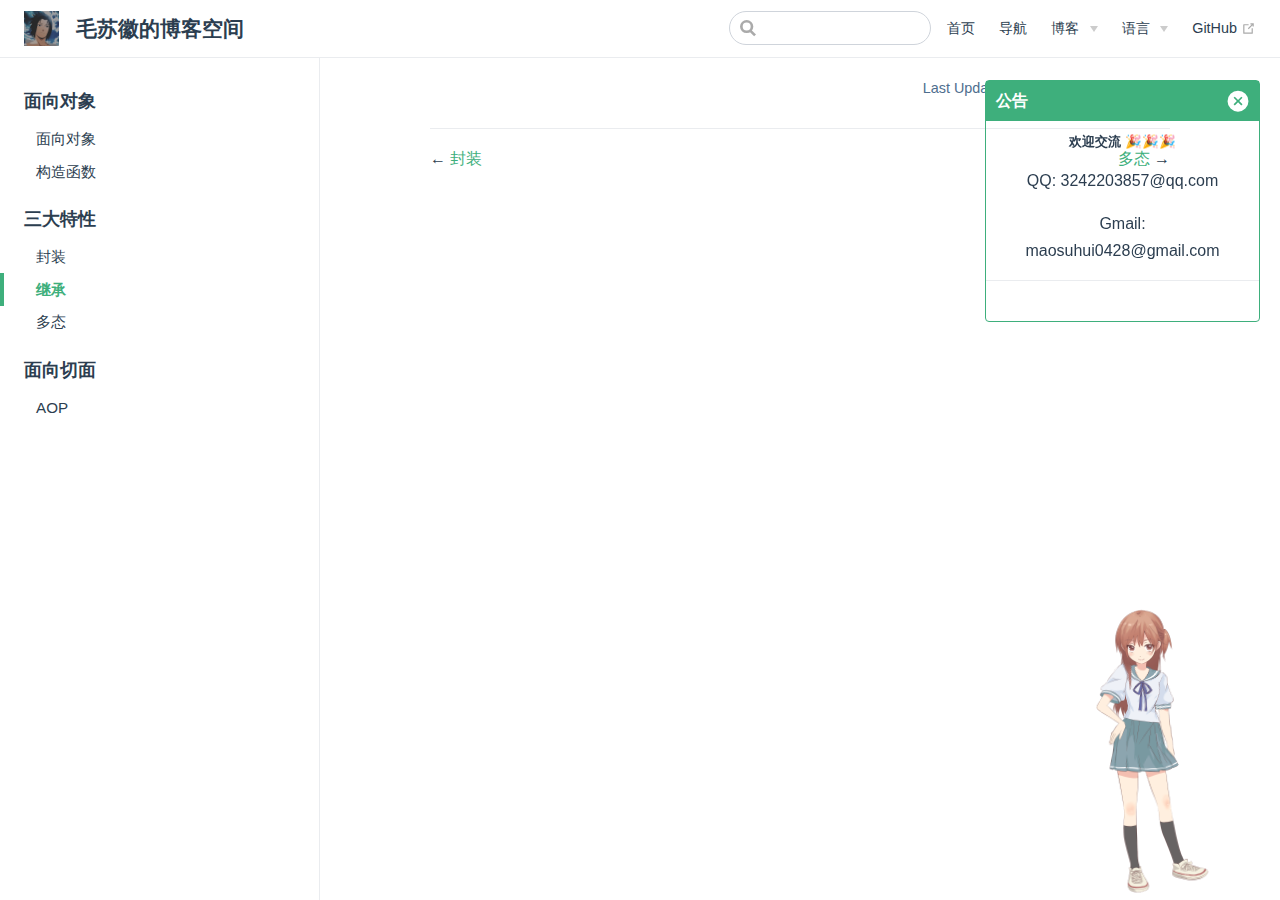
<file: docs/javascript/oop/extends.html>
<!DOCTYPE html>
<html lang="en-US">
  <head>
    <meta charset="utf-8">
    <meta name="viewport" content="width=device-width,initial-scale=1">
    <title>继承 | 毛苏徽的博客空间</title>
    <meta name="generator" content="VuePress 1.8.1">
    <link rel="icon" href="/avatar.png">
    <meta name="description" content="">
    <meta name="viewport" content="width=device-width,initial-scale=1,user-scalable=no">
    <meta name="author" content="shmao">
    <meta name="theme-color" content="#42b983">
    
    <link rel="preload" href="/assets/css/0.styles.2947e653.css" as="style"><link rel="preload" href="/assets/js/app.d8bdd170.js" as="script"><link rel="preload" href="/assets/js/2.7f46725b.js" as="script"><link rel="preload" href="/assets/js/12.dd580ba6.js" as="script"><link rel="prefetch" href="/assets/js/10.3d461e36.js"><link rel="prefetch" href="/assets/js/11.affa1660.js"><link rel="prefetch" href="/assets/js/13.6c849129.js"><link rel="prefetch" href="/assets/js/14.d9e850fd.js"><link rel="prefetch" href="/assets/js/15.c35582a6.js"><link rel="prefetch" href="/assets/js/16.a1b90152.js"><link rel="prefetch" href="/assets/js/17.2fa12a19.js"><link rel="prefetch" href="/assets/js/18.5cdd7cd8.js"><link rel="prefetch" href="/assets/js/19.791dceb6.js"><link rel="prefetch" href="/assets/js/20.96f1b917.js"><link rel="prefetch" href="/assets/js/3.4c6b4054.js"><link rel="prefetch" href="/assets/js/4.fee3b5c8.js"><link rel="prefetch" href="/assets/js/5.5ab88dc3.js"><link rel="prefetch" href="/assets/js/6.da8618bd.js"><link rel="prefetch" href="/assets/js/7.73f9b616.js"><link rel="prefetch" href="/assets/js/8.ac30967f.js"><link rel="prefetch" href="/assets/js/9.188bd33f.js">
    <link rel="stylesheet" href="/assets/css/0.styles.2947e653.css">
  </head>
  <body>
    <div id="app" data-server-rendered="true"><div class="theme-container"><header class="navbar"><div class="sidebar-button"><svg xmlns="http://www.w3.org/2000/svg" aria-hidden="true" role="img" viewBox="0 0 448 512" class="icon"><path fill="currentColor" d="M436 124H12c-6.627 0-12-5.373-12-12V80c0-6.627 5.373-12 12-12h424c6.627 0 12 5.373 12 12v32c0 6.627-5.373 12-12 12zm0 160H12c-6.627 0-12-5.373-12-12v-32c0-6.627 5.373-12 12-12h424c6.627 0 12 5.373 12 12v32c0 6.627-5.373 12-12 12zm0 160H12c-6.627 0-12-5.373-12-12v-32c0-6.627 5.373-12 12-12h424c6.627 0 12 5.373 12 12v32c0 6.627-5.373 12-12 12z"></path></svg></div> <a href="/" class="home-link router-link-active"><img src="/avatar.png" alt="毛苏徽的博客空间" class="logo"> <span class="site-name can-hide">毛苏徽的博客空间</span></a> <div class="links"><div class="search-box"><input aria-label="Search" autocomplete="off" spellcheck="false" value=""> <!----></div> <nav class="nav-links can-hide"><div class="nav-item"><a href="/" class="nav-link">
  首页
</a></div><div class="nav-item"><a href="/guide/" class="nav-link">
  导航
</a></div><div class="nav-item"><div class="dropdown-wrapper"><button type="button" aria-label="博客" class="dropdown-title"><span class="title">博客</span> <span class="arrow down"></span></button> <button type="button" aria-label="博客" class="mobile-dropdown-title"><span class="title">博客</span> <span class="arrow right"></span></button> <ul class="nav-dropdown" style="display:none;"><li class="dropdown-item"><h4>
          Javascript
        </h4> <ul class="dropdown-subitem-wrapper"><li class="dropdown-subitem"><a href="/docs/javascript/oop/" class="nav-link router-link-active">
  面向对象
</a></li></ul></li><li class="dropdown-item"><!----> <a href="/docs/vue/" class="nav-link">
  Vue
</a></li><li class="dropdown-item"><!----> <a href="/docs/pwa/" class="nav-link">
  PWA
</a></li></ul></div></div><div class="nav-item"><div class="dropdown-wrapper"><button type="button" aria-label="语言" class="dropdown-title"><span class="title">语言</span> <span class="arrow down"></span></button> <button type="button" aria-label="语言" class="mobile-dropdown-title"><span class="title">语言</span> <span class="arrow right"></span></button> <ul class="nav-dropdown" style="display:none;"><li class="dropdown-item"><!----> <a href="/language/chinese.html" class="nav-link">
  中文
</a></li><li class="dropdown-item"><!----> <a href="/language/english.html" class="nav-link">
  英文
</a></li></ul></div></div><div class="nav-item"><a href="https://github.com/shmao-0428" target="_blank" rel="noopener noreferrer" class="nav-link external">
  GitHub
  <span><svg xmlns="http://www.w3.org/2000/svg" aria-hidden="true" focusable="false" x="0px" y="0px" viewBox="0 0 100 100" width="15" height="15" class="icon outbound"><path fill="currentColor" d="M18.8,85.1h56l0,0c2.2,0,4-1.8,4-4v-32h-8v28h-48v-48h28v-8h-32l0,0c-2.2,0-4,1.8-4,4v56C14.8,83.3,16.6,85.1,18.8,85.1z"></path> <polygon fill="currentColor" points="45.7,48.7 51.3,54.3 77.2,28.5 77.2,37.2 85.2,37.2 85.2,14.9 62.8,14.9 62.8,22.9 71.5,22.9"></polygon></svg> <span class="sr-only">(opens new window)</span></span></a></div> <!----></nav></div></header> <div class="sidebar-mask"></div> <aside class="sidebar"><nav class="nav-links"><div class="nav-item"><a href="/" class="nav-link">
  首页
</a></div><div class="nav-item"><a href="/guide/" class="nav-link">
  导航
</a></div><div class="nav-item"><div class="dropdown-wrapper"><button type="button" aria-label="博客" class="dropdown-title"><span class="title">博客</span> <span class="arrow down"></span></button> <button type="button" aria-label="博客" class="mobile-dropdown-title"><span class="title">博客</span> <span class="arrow right"></span></button> <ul class="nav-dropdown" style="display:none;"><li class="dropdown-item"><h4>
          Javascript
        </h4> <ul class="dropdown-subitem-wrapper"><li class="dropdown-subitem"><a href="/docs/javascript/oop/" class="nav-link router-link-active">
  面向对象
</a></li></ul></li><li class="dropdown-item"><!----> <a href="/docs/vue/" class="nav-link">
  Vue
</a></li><li class="dropdown-item"><!----> <a href="/docs/pwa/" class="nav-link">
  PWA
</a></li></ul></div></div><div class="nav-item"><div class="dropdown-wrapper"><button type="button" aria-label="语言" class="dropdown-title"><span class="title">语言</span> <span class="arrow down"></span></button> <button type="button" aria-label="语言" class="mobile-dropdown-title"><span class="title">语言</span> <span class="arrow right"></span></button> <ul class="nav-dropdown" style="display:none;"><li class="dropdown-item"><!----> <a href="/language/chinese.html" class="nav-link">
  中文
</a></li><li class="dropdown-item"><!----> <a href="/language/english.html" class="nav-link">
  英文
</a></li></ul></div></div><div class="nav-item"><a href="https://github.com/shmao-0428" target="_blank" rel="noopener noreferrer" class="nav-link external">
  GitHub
  <span><svg xmlns="http://www.w3.org/2000/svg" aria-hidden="true" focusable="false" x="0px" y="0px" viewBox="0 0 100 100" width="15" height="15" class="icon outbound"><path fill="currentColor" d="M18.8,85.1h56l0,0c2.2,0,4-1.8,4-4v-32h-8v28h-48v-48h28v-8h-32l0,0c-2.2,0-4,1.8-4,4v56C14.8,83.3,16.6,85.1,18.8,85.1z"></path> <polygon fill="currentColor" points="45.7,48.7 51.3,54.3 77.2,28.5 77.2,37.2 85.2,37.2 85.2,14.9 62.8,14.9 62.8,22.9 71.5,22.9"></polygon></svg> <span class="sr-only">(opens new window)</span></span></a></div> <!----></nav>  <ul class="sidebar-links"><li><section class="sidebar-group depth-0"><p class="sidebar-heading"><span>面向对象</span> <!----></p> <ul class="sidebar-links sidebar-group-items"><li><a href="/docs/javascript/oop/object.html" class="sidebar-link">面向对象</a></li><li><a href="/docs/javascript/oop/new.html" class="sidebar-link">构造函数</a></li></ul></section></li><li><section class="sidebar-group depth-0"><p class="sidebar-heading open"><span>三大特性</span> <!----></p> <ul class="sidebar-links sidebar-group-items"><li><a href="/docs/javascript/oop/encapsulation.html" class="sidebar-link">封装</a></li><li><a href="/docs/javascript/oop/extends.html" aria-current="page" class="active sidebar-link">继承</a></li><li><a href="/docs/javascript/oop/polymorphism.html" class="sidebar-link">多态</a></li></ul></section></li><li><section class="sidebar-group depth-0"><p class="sidebar-heading"><span>面向切面</span> <!----></p> <ul class="sidebar-links sidebar-group-items"><li><a href="/docs/javascript/oop/aop.html" class="sidebar-link">AOP</a></li></ul></section></li></ul> </aside> <main class="page"> <div class="theme-default-content content__default"></div> <footer class="page-edit"><!----> <div class="last-updated"><span class="prefix">Last Updated:</span> <span class="time">2/16/2021, 12:43:22 PM</span></div></footer> <div class="page-nav"><p class="inner"><span class="prev">
      ←
      <a href="/docs/javascript/oop/encapsulation.html" class="prev">
        封装
      </a></span> <span class="next"><a href="/docs/javascript/oop/polymorphism.html">
        多态
      </a>
      →
    </span></p></div> </main></div><div class="global-ui"><!----><div id="live2d-widget" class="live2d-widget-container" style="position:fixed;right:65px;bottom:0px;width:135px;height:300px;z-index:99999;opacity:0.8;pointer-events:none;"><canvas id="live2d_canvas" width="135" height="300" class="live2d_canvas" style="position:absolute;left:0px;top:0px;width:135px;height:300px;"></canvas></div><!----></div></div>
    <script src="/assets/js/app.d8bdd170.js" defer></script><script src="/assets/js/2.7f46725b.js" defer></script><script src="/assets/js/12.dd580ba6.js" defer></script>
  </body>
</html>
</file>
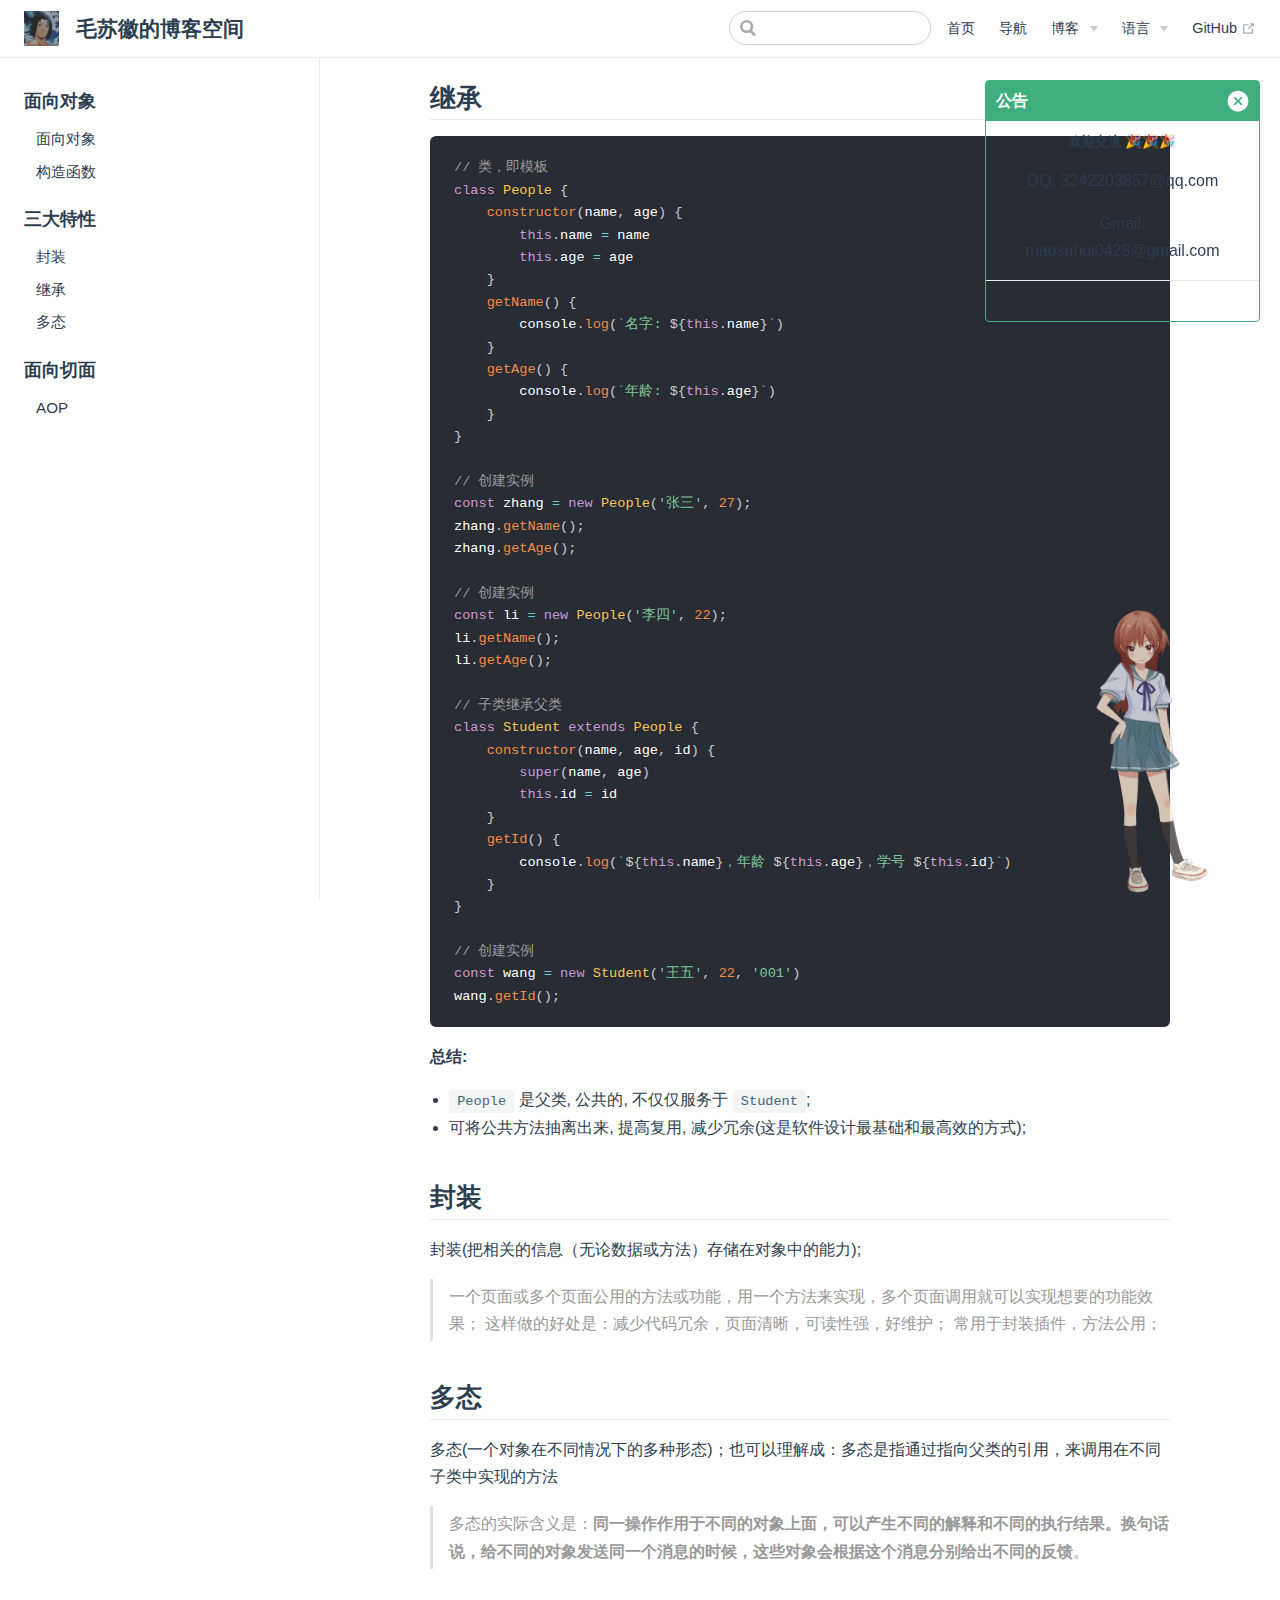
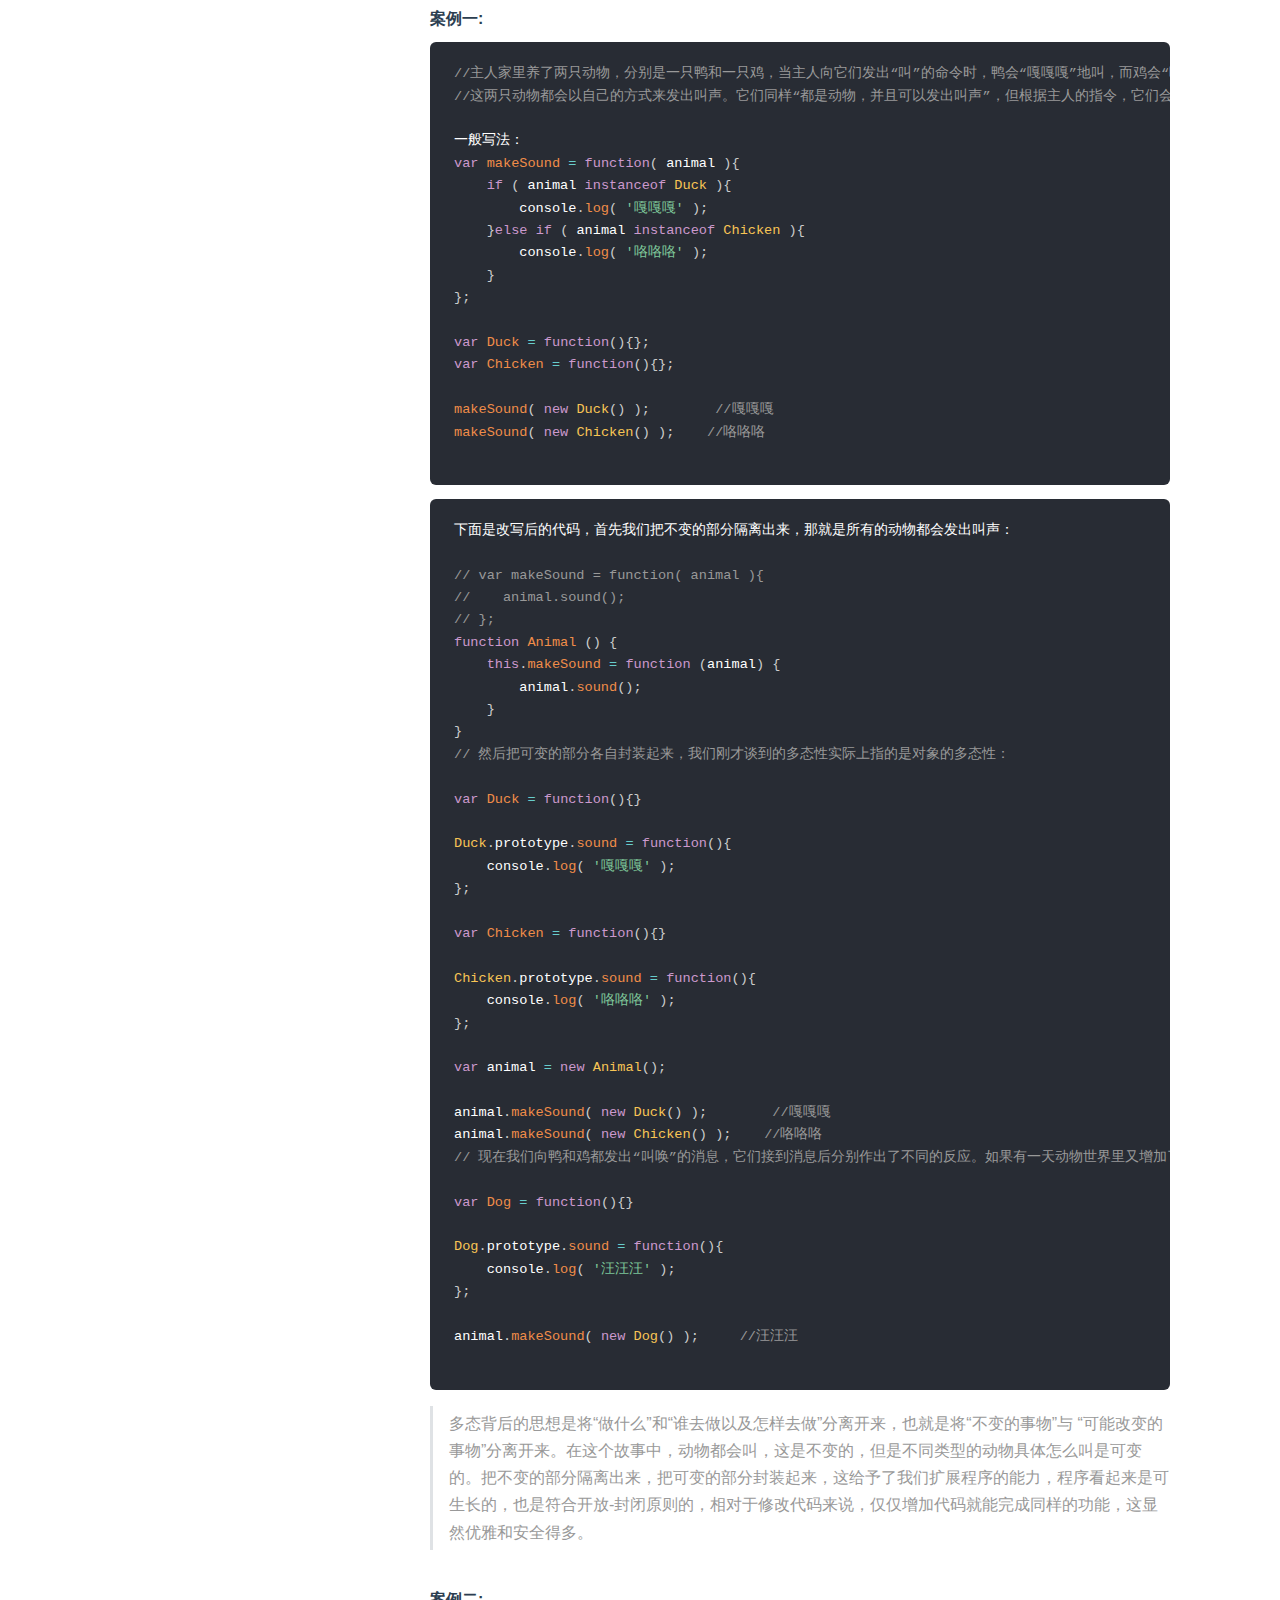
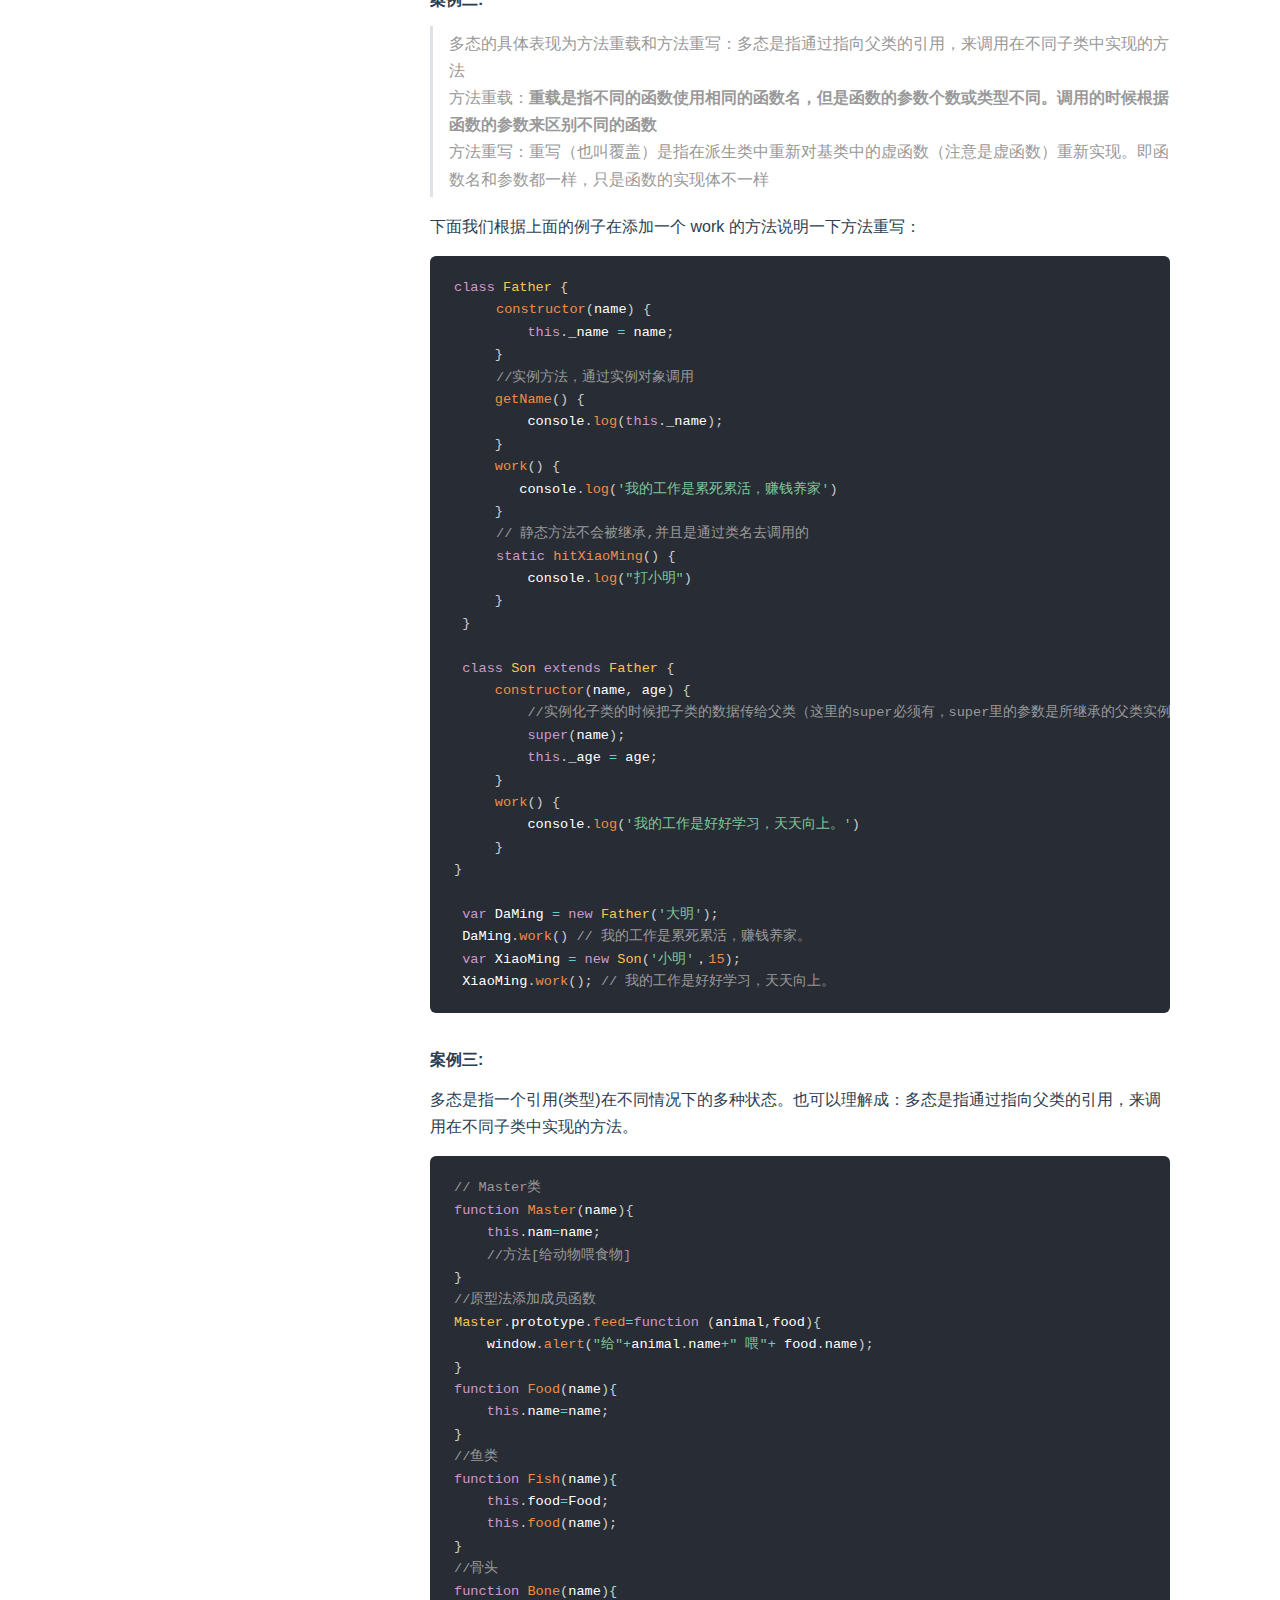
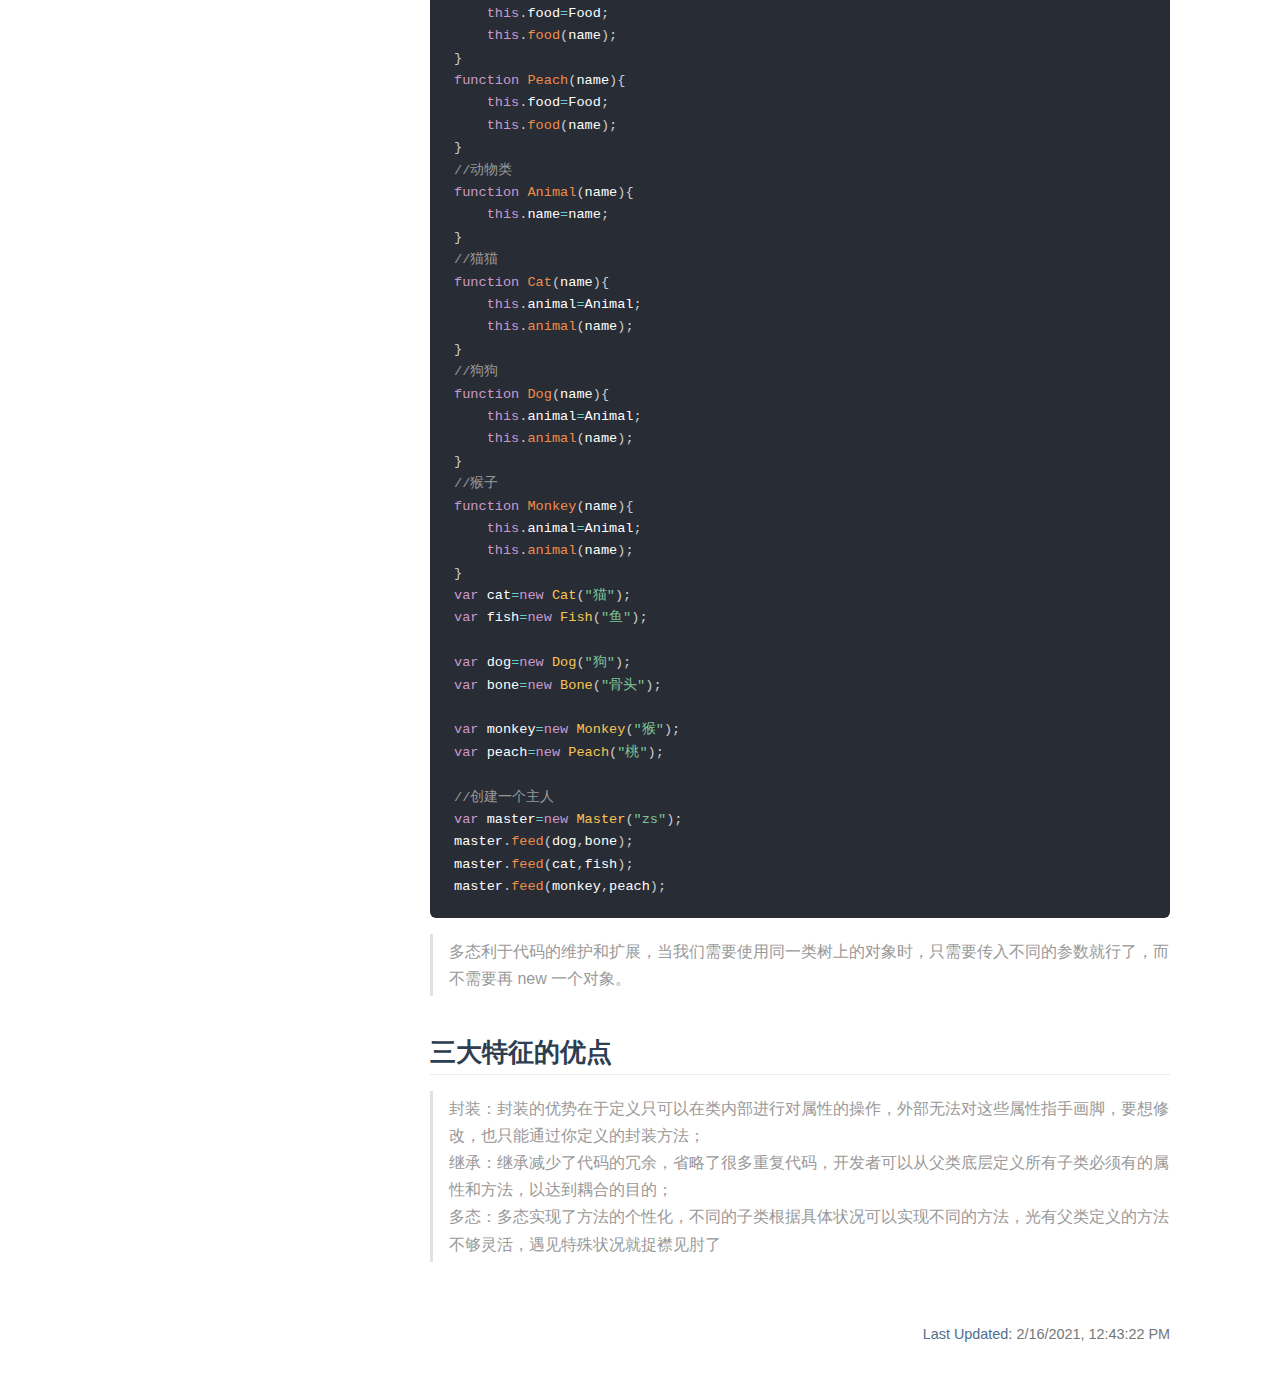
<file: docs/javascript/oop/feature.html>
<!DOCTYPE html>
<html lang="en-US">
  <head>
    <meta charset="utf-8">
    <meta name="viewport" content="width=device-width,initial-scale=1">
    <title>三大特性 | 毛苏徽的博客空间</title>
    <meta name="generator" content="VuePress 1.8.1">
    <link rel="icon" href="/avatar.png">
    <meta name="description" content="">
    <meta name="viewport" content="width=device-width,initial-scale=1,user-scalable=no">
    <meta name="author" content="shmao">
    <meta name="theme-color" content="#42b983">
    
    <link rel="preload" href="/assets/css/0.styles.2947e653.css" as="style"><link rel="preload" href="/assets/js/app.d8bdd170.js" as="script"><link rel="preload" href="/assets/js/2.7f46725b.js" as="script"><link rel="preload" href="/assets/js/13.6c849129.js" as="script"><link rel="prefetch" href="/assets/js/10.3d461e36.js"><link rel="prefetch" href="/assets/js/11.affa1660.js"><link rel="prefetch" href="/assets/js/12.dd580ba6.js"><link rel="prefetch" href="/assets/js/14.d9e850fd.js"><link rel="prefetch" href="/assets/js/15.c35582a6.js"><link rel="prefetch" href="/assets/js/16.a1b90152.js"><link rel="prefetch" href="/assets/js/17.2fa12a19.js"><link rel="prefetch" href="/assets/js/18.5cdd7cd8.js"><link rel="prefetch" href="/assets/js/19.791dceb6.js"><link rel="prefetch" href="/assets/js/20.96f1b917.js"><link rel="prefetch" href="/assets/js/3.4c6b4054.js"><link rel="prefetch" href="/assets/js/4.fee3b5c8.js"><link rel="prefetch" href="/assets/js/5.5ab88dc3.js"><link rel="prefetch" href="/assets/js/6.da8618bd.js"><link rel="prefetch" href="/assets/js/7.73f9b616.js"><link rel="prefetch" href="/assets/js/8.ac30967f.js"><link rel="prefetch" href="/assets/js/9.188bd33f.js">
    <link rel="stylesheet" href="/assets/css/0.styles.2947e653.css">
  </head>
  <body>
    <div id="app" data-server-rendered="true"><div class="theme-container"><header class="navbar"><div class="sidebar-button"><svg xmlns="http://www.w3.org/2000/svg" aria-hidden="true" role="img" viewBox="0 0 448 512" class="icon"><path fill="currentColor" d="M436 124H12c-6.627 0-12-5.373-12-12V80c0-6.627 5.373-12 12-12h424c6.627 0 12 5.373 12 12v32c0 6.627-5.373 12-12 12zm0 160H12c-6.627 0-12-5.373-12-12v-32c0-6.627 5.373-12 12-12h424c6.627 0 12 5.373 12 12v32c0 6.627-5.373 12-12 12zm0 160H12c-6.627 0-12-5.373-12-12v-32c0-6.627 5.373-12 12-12h424c6.627 0 12 5.373 12 12v32c0 6.627-5.373 12-12 12z"></path></svg></div> <a href="/" class="home-link router-link-active"><img src="/avatar.png" alt="毛苏徽的博客空间" class="logo"> <span class="site-name can-hide">毛苏徽的博客空间</span></a> <div class="links"><div class="search-box"><input aria-label="Search" autocomplete="off" spellcheck="false" value=""> <!----></div> <nav class="nav-links can-hide"><div class="nav-item"><a href="/" class="nav-link">
  首页
</a></div><div class="nav-item"><a href="/guide/" class="nav-link">
  导航
</a></div><div class="nav-item"><div class="dropdown-wrapper"><button type="button" aria-label="博客" class="dropdown-title"><span class="title">博客</span> <span class="arrow down"></span></button> <button type="button" aria-label="博客" class="mobile-dropdown-title"><span class="title">博客</span> <span class="arrow right"></span></button> <ul class="nav-dropdown" style="display:none;"><li class="dropdown-item"><h4>
          Javascript
        </h4> <ul class="dropdown-subitem-wrapper"><li class="dropdown-subitem"><a href="/docs/javascript/oop/" class="nav-link router-link-active">
  面向对象
</a></li></ul></li><li class="dropdown-item"><!----> <a href="/docs/vue/" class="nav-link">
  Vue
</a></li><li class="dropdown-item"><!----> <a href="/docs/pwa/" class="nav-link">
  PWA
</a></li></ul></div></div><div class="nav-item"><div class="dropdown-wrapper"><button type="button" aria-label="语言" class="dropdown-title"><span class="title">语言</span> <span class="arrow down"></span></button> <button type="button" aria-label="语言" class="mobile-dropdown-title"><span class="title">语言</span> <span class="arrow right"></span></button> <ul class="nav-dropdown" style="display:none;"><li class="dropdown-item"><!----> <a href="/language/chinese.html" class="nav-link">
  中文
</a></li><li class="dropdown-item"><!----> <a href="/language/english.html" class="nav-link">
  英文
</a></li></ul></div></div><div class="nav-item"><a href="https://github.com/shmao-0428" target="_blank" rel="noopener noreferrer" class="nav-link external">
  GitHub
  <span><svg xmlns="http://www.w3.org/2000/svg" aria-hidden="true" focusable="false" x="0px" y="0px" viewBox="0 0 100 100" width="15" height="15" class="icon outbound"><path fill="currentColor" d="M18.8,85.1h56l0,0c2.2,0,4-1.8,4-4v-32h-8v28h-48v-48h28v-8h-32l0,0c-2.2,0-4,1.8-4,4v56C14.8,83.3,16.6,85.1,18.8,85.1z"></path> <polygon fill="currentColor" points="45.7,48.7 51.3,54.3 77.2,28.5 77.2,37.2 85.2,37.2 85.2,14.9 62.8,14.9 62.8,22.9 71.5,22.9"></polygon></svg> <span class="sr-only">(opens new window)</span></span></a></div> <!----></nav></div></header> <div class="sidebar-mask"></div> <aside class="sidebar"><nav class="nav-links"><div class="nav-item"><a href="/" class="nav-link">
  首页
</a></div><div class="nav-item"><a href="/guide/" class="nav-link">
  导航
</a></div><div class="nav-item"><div class="dropdown-wrapper"><button type="button" aria-label="博客" class="dropdown-title"><span class="title">博客</span> <span class="arrow down"></span></button> <button type="button" aria-label="博客" class="mobile-dropdown-title"><span class="title">博客</span> <span class="arrow right"></span></button> <ul class="nav-dropdown" style="display:none;"><li class="dropdown-item"><h4>
          Javascript
        </h4> <ul class="dropdown-subitem-wrapper"><li class="dropdown-subitem"><a href="/docs/javascript/oop/" class="nav-link router-link-active">
  面向对象
</a></li></ul></li><li class="dropdown-item"><!----> <a href="/docs/vue/" class="nav-link">
  Vue
</a></li><li class="dropdown-item"><!----> <a href="/docs/pwa/" class="nav-link">
  PWA
</a></li></ul></div></div><div class="nav-item"><div class="dropdown-wrapper"><button type="button" aria-label="语言" class="dropdown-title"><span class="title">语言</span> <span class="arrow down"></span></button> <button type="button" aria-label="语言" class="mobile-dropdown-title"><span class="title">语言</span> <span class="arrow right"></span></button> <ul class="nav-dropdown" style="display:none;"><li class="dropdown-item"><!----> <a href="/language/chinese.html" class="nav-link">
  中文
</a></li><li class="dropdown-item"><!----> <a href="/language/english.html" class="nav-link">
  英文
</a></li></ul></div></div><div class="nav-item"><a href="https://github.com/shmao-0428" target="_blank" rel="noopener noreferrer" class="nav-link external">
  GitHub
  <span><svg xmlns="http://www.w3.org/2000/svg" aria-hidden="true" focusable="false" x="0px" y="0px" viewBox="0 0 100 100" width="15" height="15" class="icon outbound"><path fill="currentColor" d="M18.8,85.1h56l0,0c2.2,0,4-1.8,4-4v-32h-8v28h-48v-48h28v-8h-32l0,0c-2.2,0-4,1.8-4,4v56C14.8,83.3,16.6,85.1,18.8,85.1z"></path> <polygon fill="currentColor" points="45.7,48.7 51.3,54.3 77.2,28.5 77.2,37.2 85.2,37.2 85.2,14.9 62.8,14.9 62.8,22.9 71.5,22.9"></polygon></svg> <span class="sr-only">(opens new window)</span></span></a></div> <!----></nav>  <ul class="sidebar-links"><li><section class="sidebar-group depth-0"><p class="sidebar-heading open"><span>面向对象</span> <!----></p> <ul class="sidebar-links sidebar-group-items"><li><a href="/docs/javascript/oop/object.html" class="sidebar-link">面向对象</a></li><li><a href="/docs/javascript/oop/new.html" class="sidebar-link">构造函数</a></li></ul></section></li><li><section class="sidebar-group depth-0"><p class="sidebar-heading"><span>三大特性</span> <!----></p> <ul class="sidebar-links sidebar-group-items"><li><a href="/docs/javascript/oop/encapsulation.html" class="sidebar-link">封装</a></li><li><a href="/docs/javascript/oop/extends.html" class="sidebar-link">继承</a></li><li><a href="/docs/javascript/oop/polymorphism.html" class="sidebar-link">多态</a></li></ul></section></li><li><section class="sidebar-group depth-0"><p class="sidebar-heading"><span>面向切面</span> <!----></p> <ul class="sidebar-links sidebar-group-items"><li><a href="/docs/javascript/oop/aop.html" class="sidebar-link">AOP</a></li></ul></section></li></ul> </aside> <main class="page"> <div class="theme-default-content content__default"><h2 id="继承"><a href="#继承" class="header-anchor">#</a> 继承</h2> <div class="language-JavaScript extra-class"><pre class="language-javascript"><code><span class="token comment">// 类，即模板</span>
<span class="token keyword">class</span> <span class="token class-name">People</span> <span class="token punctuation">{</span>
    <span class="token function">constructor</span><span class="token punctuation">(</span><span class="token parameter">name<span class="token punctuation">,</span> age</span><span class="token punctuation">)</span> <span class="token punctuation">{</span>
        <span class="token keyword">this</span><span class="token punctuation">.</span>name <span class="token operator">=</span> name
        <span class="token keyword">this</span><span class="token punctuation">.</span>age <span class="token operator">=</span> age
    <span class="token punctuation">}</span>
    <span class="token function">getName</span><span class="token punctuation">(</span><span class="token punctuation">)</span> <span class="token punctuation">{</span>
        console<span class="token punctuation">.</span><span class="token function">log</span><span class="token punctuation">(</span><span class="token template-string"><span class="token template-punctuation string">`</span><span class="token string">名字: </span><span class="token interpolation"><span class="token interpolation-punctuation punctuation">${</span><span class="token keyword">this</span><span class="token punctuation">.</span>name<span class="token interpolation-punctuation punctuation">}</span></span><span class="token template-punctuation string">`</span></span><span class="token punctuation">)</span>
    <span class="token punctuation">}</span>
    <span class="token function">getAge</span><span class="token punctuation">(</span><span class="token punctuation">)</span> <span class="token punctuation">{</span>
        console<span class="token punctuation">.</span><span class="token function">log</span><span class="token punctuation">(</span><span class="token template-string"><span class="token template-punctuation string">`</span><span class="token string">年龄: </span><span class="token interpolation"><span class="token interpolation-punctuation punctuation">${</span><span class="token keyword">this</span><span class="token punctuation">.</span>age<span class="token interpolation-punctuation punctuation">}</span></span><span class="token template-punctuation string">`</span></span><span class="token punctuation">)</span>
    <span class="token punctuation">}</span>
<span class="token punctuation">}</span>

<span class="token comment">// 创建实例</span>
<span class="token keyword">const</span> zhang <span class="token operator">=</span> <span class="token keyword">new</span> <span class="token class-name">People</span><span class="token punctuation">(</span><span class="token string">'张三'</span><span class="token punctuation">,</span> <span class="token number">27</span><span class="token punctuation">)</span><span class="token punctuation">;</span>
zhang<span class="token punctuation">.</span><span class="token function">getName</span><span class="token punctuation">(</span><span class="token punctuation">)</span><span class="token punctuation">;</span>
zhang<span class="token punctuation">.</span><span class="token function">getAge</span><span class="token punctuation">(</span><span class="token punctuation">)</span><span class="token punctuation">;</span>

<span class="token comment">// 创建实例</span>
<span class="token keyword">const</span> li <span class="token operator">=</span> <span class="token keyword">new</span> <span class="token class-name">People</span><span class="token punctuation">(</span><span class="token string">'李四'</span><span class="token punctuation">,</span> <span class="token number">22</span><span class="token punctuation">)</span><span class="token punctuation">;</span>
li<span class="token punctuation">.</span><span class="token function">getName</span><span class="token punctuation">(</span><span class="token punctuation">)</span><span class="token punctuation">;</span>
li<span class="token punctuation">.</span><span class="token function">getAge</span><span class="token punctuation">(</span><span class="token punctuation">)</span><span class="token punctuation">;</span>

<span class="token comment">// 子类继承父类</span>
<span class="token keyword">class</span> <span class="token class-name">Student</span> <span class="token keyword">extends</span> <span class="token class-name">People</span> <span class="token punctuation">{</span>
    <span class="token function">constructor</span><span class="token punctuation">(</span><span class="token parameter">name<span class="token punctuation">,</span> age<span class="token punctuation">,</span> id</span><span class="token punctuation">)</span> <span class="token punctuation">{</span>
        <span class="token keyword">super</span><span class="token punctuation">(</span>name<span class="token punctuation">,</span> age<span class="token punctuation">)</span>
        <span class="token keyword">this</span><span class="token punctuation">.</span>id <span class="token operator">=</span> id
    <span class="token punctuation">}</span>
    <span class="token function">getId</span><span class="token punctuation">(</span><span class="token punctuation">)</span> <span class="token punctuation">{</span>
        console<span class="token punctuation">.</span><span class="token function">log</span><span class="token punctuation">(</span><span class="token template-string"><span class="token template-punctuation string">`</span><span class="token interpolation"><span class="token interpolation-punctuation punctuation">${</span><span class="token keyword">this</span><span class="token punctuation">.</span>name<span class="token interpolation-punctuation punctuation">}</span></span><span class="token string">，年龄 </span><span class="token interpolation"><span class="token interpolation-punctuation punctuation">${</span><span class="token keyword">this</span><span class="token punctuation">.</span>age<span class="token interpolation-punctuation punctuation">}</span></span><span class="token string">，学号 </span><span class="token interpolation"><span class="token interpolation-punctuation punctuation">${</span><span class="token keyword">this</span><span class="token punctuation">.</span>id<span class="token interpolation-punctuation punctuation">}</span></span><span class="token template-punctuation string">`</span></span><span class="token punctuation">)</span>
    <span class="token punctuation">}</span>
<span class="token punctuation">}</span>

<span class="token comment">// 创建实例</span>
<span class="token keyword">const</span> wang <span class="token operator">=</span> <span class="token keyword">new</span> <span class="token class-name">Student</span><span class="token punctuation">(</span><span class="token string">'王五'</span><span class="token punctuation">,</span> <span class="token number">22</span><span class="token punctuation">,</span> <span class="token string">'001'</span><span class="token punctuation">)</span>
wang<span class="token punctuation">.</span><span class="token function">getId</span><span class="token punctuation">(</span><span class="token punctuation">)</span><span class="token punctuation">;</span>
</code></pre></div><p><strong>总结:</strong></p> <ul><li><code>People</code> 是父类, 公共的, 不仅仅服务于 <code>Student</code>;</li> <li>可将公共方法抽离出来, 提高复用, 减少冗余(这是软件设计最基础和最高效的方式);</li></ul> <h2 id="封装"><a href="#封装" class="header-anchor">#</a> 封装</h2> <p>封装(把相关的信息（无论数据或方法）存储在对象中的能力);</p> <blockquote><p>一个页面或多个页面公用的方法或功能，用一个方法来实现，多个页面调用就可以实现想要的功能效果；
这样做的好处是：减少代码冗余，页面清晰，可读性强，好维护；
常用于封装插件，方法公用；</p></blockquote> <h2 id="多态"><a href="#多态" class="header-anchor">#</a> 多态</h2> <p>多态(一个对象在不同情况下的多种形态)；也可以理解成：多态是指通过指向父类的引用，来调用在不同子类中实现的方法</p> <blockquote><p>多态的实际含义是：<strong>同一操作作用于不同的对象上面，可以产生不同的解释和不同的执行结果。换句话说，给不同的对象发送同一个消息的时候，这些对象会根据这个消息分别给出不同的反馈</strong>。</p></blockquote> <h4 id="案例一"><a href="#案例一" class="header-anchor">#</a> 案例一:</h4> <div class="language-JavaScript extra-class"><pre class="language-javascript"><code><span class="token comment">//主人家里养了两只动物，分别是一只鸭和一只鸡，当主人向它们发出“叫”的命令时，鸭会“嘎嘎嘎”地叫，而鸡会“咯咯咯”地叫。</span>
<span class="token comment">//这两只动物都会以自己的方式来发出叫声。它们同样“都是动物，并且可以发出叫声”，但根据主人的指令，它们会各自发出不同的叫声。</span>

一般写法：
<span class="token keyword">var</span> <span class="token function-variable function">makeSound</span> <span class="token operator">=</span> <span class="token keyword">function</span><span class="token punctuation">(</span> <span class="token parameter">animal</span> <span class="token punctuation">)</span><span class="token punctuation">{</span>
    <span class="token keyword">if</span> <span class="token punctuation">(</span> animal <span class="token keyword">instanceof</span> <span class="token class-name">Duck</span> <span class="token punctuation">)</span><span class="token punctuation">{</span>
        console<span class="token punctuation">.</span><span class="token function">log</span><span class="token punctuation">(</span> <span class="token string">'嘎嘎嘎'</span> <span class="token punctuation">)</span><span class="token punctuation">;</span>
    <span class="token punctuation">}</span><span class="token keyword">else</span> <span class="token keyword">if</span> <span class="token punctuation">(</span> animal <span class="token keyword">instanceof</span> <span class="token class-name">Chicken</span> <span class="token punctuation">)</span><span class="token punctuation">{</span>
        console<span class="token punctuation">.</span><span class="token function">log</span><span class="token punctuation">(</span> <span class="token string">'咯咯咯'</span> <span class="token punctuation">)</span><span class="token punctuation">;</span>
    <span class="token punctuation">}</span>
<span class="token punctuation">}</span><span class="token punctuation">;</span>

<span class="token keyword">var</span> <span class="token function-variable function">Duck</span> <span class="token operator">=</span> <span class="token keyword">function</span><span class="token punctuation">(</span><span class="token punctuation">)</span><span class="token punctuation">{</span><span class="token punctuation">}</span><span class="token punctuation">;</span>
<span class="token keyword">var</span> <span class="token function-variable function">Chicken</span> <span class="token operator">=</span> <span class="token keyword">function</span><span class="token punctuation">(</span><span class="token punctuation">)</span><span class="token punctuation">{</span><span class="token punctuation">}</span><span class="token punctuation">;</span>

<span class="token function">makeSound</span><span class="token punctuation">(</span> <span class="token keyword">new</span> <span class="token class-name">Duck</span><span class="token punctuation">(</span><span class="token punctuation">)</span> <span class="token punctuation">)</span><span class="token punctuation">;</span>        <span class="token comment">//嘎嘎嘎</span>
<span class="token function">makeSound</span><span class="token punctuation">(</span> <span class="token keyword">new</span> <span class="token class-name">Chicken</span><span class="token punctuation">(</span><span class="token punctuation">)</span> <span class="token punctuation">)</span><span class="token punctuation">;</span>    <span class="token comment">//咯咯咯</span>

</code></pre></div><div class="language-JavaScript extra-class"><pre class="language-javascript"><code>下面是改写后的代码，首先我们把不变的部分隔离出来，那就是所有的动物都会发出叫声：

<span class="token comment">// var makeSound = function( animal ){</span>
<span class="token comment">//    animal.sound();</span>
<span class="token comment">// };</span>
<span class="token keyword">function</span> <span class="token function">Animal</span> <span class="token punctuation">(</span><span class="token punctuation">)</span> <span class="token punctuation">{</span>
    <span class="token keyword">this</span><span class="token punctuation">.</span><span class="token function-variable function">makeSound</span> <span class="token operator">=</span> <span class="token keyword">function</span> <span class="token punctuation">(</span><span class="token parameter">animal</span><span class="token punctuation">)</span> <span class="token punctuation">{</span>
        animal<span class="token punctuation">.</span><span class="token function">sound</span><span class="token punctuation">(</span><span class="token punctuation">)</span><span class="token punctuation">;</span>
    <span class="token punctuation">}</span>
<span class="token punctuation">}</span>
<span class="token comment">// 然后把可变的部分各自封装起来，我们刚才谈到的多态性实际上指的是对象的多态性：</span>

<span class="token keyword">var</span> <span class="token function-variable function">Duck</span> <span class="token operator">=</span> <span class="token keyword">function</span><span class="token punctuation">(</span><span class="token punctuation">)</span><span class="token punctuation">{</span><span class="token punctuation">}</span>

<span class="token class-name">Duck</span><span class="token punctuation">.</span>prototype<span class="token punctuation">.</span><span class="token function-variable function">sound</span> <span class="token operator">=</span> <span class="token keyword">function</span><span class="token punctuation">(</span><span class="token punctuation">)</span><span class="token punctuation">{</span>
    console<span class="token punctuation">.</span><span class="token function">log</span><span class="token punctuation">(</span> <span class="token string">'嘎嘎嘎'</span> <span class="token punctuation">)</span><span class="token punctuation">;</span>
<span class="token punctuation">}</span><span class="token punctuation">;</span>

<span class="token keyword">var</span> <span class="token function-variable function">Chicken</span> <span class="token operator">=</span> <span class="token keyword">function</span><span class="token punctuation">(</span><span class="token punctuation">)</span><span class="token punctuation">{</span><span class="token punctuation">}</span>

<span class="token class-name">Chicken</span><span class="token punctuation">.</span>prototype<span class="token punctuation">.</span><span class="token function-variable function">sound</span> <span class="token operator">=</span> <span class="token keyword">function</span><span class="token punctuation">(</span><span class="token punctuation">)</span><span class="token punctuation">{</span>
    console<span class="token punctuation">.</span><span class="token function">log</span><span class="token punctuation">(</span> <span class="token string">'咯咯咯'</span> <span class="token punctuation">)</span><span class="token punctuation">;</span>
<span class="token punctuation">}</span><span class="token punctuation">;</span>

<span class="token keyword">var</span> animal <span class="token operator">=</span> <span class="token keyword">new</span> <span class="token class-name">Animal</span><span class="token punctuation">(</span><span class="token punctuation">)</span><span class="token punctuation">;</span>

animal<span class="token punctuation">.</span><span class="token function">makeSound</span><span class="token punctuation">(</span> <span class="token keyword">new</span> <span class="token class-name">Duck</span><span class="token punctuation">(</span><span class="token punctuation">)</span> <span class="token punctuation">)</span><span class="token punctuation">;</span>        <span class="token comment">//嘎嘎嘎</span>
animal<span class="token punctuation">.</span><span class="token function">makeSound</span><span class="token punctuation">(</span> <span class="token keyword">new</span> <span class="token class-name">Chicken</span><span class="token punctuation">(</span><span class="token punctuation">)</span> <span class="token punctuation">)</span><span class="token punctuation">;</span>    <span class="token comment">//咯咯咯</span>
<span class="token comment">// 现在我们向鸭和鸡都发出“叫唤”的消息，它们接到消息后分别作出了不同的反应。如果有一天动物世界里又增加了一只狗，这时候只要简单地追加一些代码就可以了，而不用改动以前的makeSound函数，如下所示：</span>

<span class="token keyword">var</span> <span class="token function-variable function">Dog</span> <span class="token operator">=</span> <span class="token keyword">function</span><span class="token punctuation">(</span><span class="token punctuation">)</span><span class="token punctuation">{</span><span class="token punctuation">}</span>

<span class="token class-name">Dog</span><span class="token punctuation">.</span>prototype<span class="token punctuation">.</span><span class="token function-variable function">sound</span> <span class="token operator">=</span> <span class="token keyword">function</span><span class="token punctuation">(</span><span class="token punctuation">)</span><span class="token punctuation">{</span>
    console<span class="token punctuation">.</span><span class="token function">log</span><span class="token punctuation">(</span> <span class="token string">'汪汪汪'</span> <span class="token punctuation">)</span><span class="token punctuation">;</span>
<span class="token punctuation">}</span><span class="token punctuation">;</span>

animal<span class="token punctuation">.</span><span class="token function">makeSound</span><span class="token punctuation">(</span> <span class="token keyword">new</span> <span class="token class-name">Dog</span><span class="token punctuation">(</span><span class="token punctuation">)</span> <span class="token punctuation">)</span><span class="token punctuation">;</span>     <span class="token comment">//汪汪汪</span>

</code></pre></div><blockquote><p>多态背后的思想是将“做什么”和“谁去做以及怎样去做”分离开来，也就是将“不变的事物”与 “可能改变的事物”分离开来。在这个故事中，动物都会叫，这是不变的，但是不同类型的动物具体怎么叫是可变的。把不变的部分隔离出来，把可变的部分封装起来，这给予了我们扩展程序的能力，程序看起来是可生长的，也是符合开放-封闭原则的，相对于修改代码来说，仅仅增加代码就能完成同样的功能，这显然优雅和安全得多。</p></blockquote> <h4 id="案例二"><a href="#案例二" class="header-anchor">#</a> 案例二:</h4> <blockquote><p>多态的具体表现为方法重载和方法重写：多态是指通过指向父类的引用，来调用在不同子类中实现的方法</p> <p>方法重载：<strong>重载是指不同的函数使用相同的函数名，但是函数的参数个数或类型不同。调用的时候根据函数的参数来区别不同的函数</strong></p> <p>方法重写：重写（也叫覆盖）是指在派生类中重新对基类中的虚函数（注意是虚函数）重新实现。即函数名和参数都一样，只是函数的实现体不一样</p></blockquote> <p>下面我们根据上面的例子在添加一个 work 的方法说明一下方法重写：</p> <div class="language-JavaScript extra-class"><pre class="language-javascript"><code><span class="token keyword">class</span> <span class="token class-name">Father</span> <span class="token punctuation">{</span>
　　　<span class="token function">constructor</span><span class="token punctuation">(</span><span class="token parameter">name</span><span class="token punctuation">)</span> <span class="token punctuation">{</span>
         <span class="token keyword">this</span><span class="token punctuation">.</span>_name <span class="token operator">=</span> name<span class="token punctuation">;</span>
     <span class="token punctuation">}</span>
　　　<span class="token comment">//实例方法，通过实例对象调用</span>
     <span class="token function">getName</span><span class="token punctuation">(</span><span class="token punctuation">)</span> <span class="token punctuation">{</span>
         console<span class="token punctuation">.</span><span class="token function">log</span><span class="token punctuation">(</span><span class="token keyword">this</span><span class="token punctuation">.</span>_name<span class="token punctuation">)</span><span class="token punctuation">;</span>
     <span class="token punctuation">}</span>
     <span class="token function">work</span><span class="token punctuation">(</span><span class="token punctuation">)</span> <span class="token punctuation">{</span>     　　
        console<span class="token punctuation">.</span><span class="token function">log</span><span class="token punctuation">(</span><span class="token string">'我的工作是累死累活，赚钱养家'</span><span class="token punctuation">)</span>
     <span class="token punctuation">}</span>
　　　<span class="token comment">// 静态方法不会被继承,并且是通过类名去调用的</span>
　　　<span class="token keyword">static</span> <span class="token function">hitXiaoMing</span><span class="token punctuation">(</span><span class="token punctuation">)</span> <span class="token punctuation">{</span>
         console<span class="token punctuation">.</span><span class="token function">log</span><span class="token punctuation">(</span><span class="token string">&quot;打小明&quot;</span><span class="token punctuation">)</span>
     <span class="token punctuation">}</span>
 <span class="token punctuation">}</span>

 <span class="token keyword">class</span> <span class="token class-name">Son</span> <span class="token keyword">extends</span> <span class="token class-name">Father</span> <span class="token punctuation">{</span>
     <span class="token function">constructor</span><span class="token punctuation">(</span><span class="token parameter">name<span class="token punctuation">,</span> age</span><span class="token punctuation">)</span> <span class="token punctuation">{</span>
         <span class="token comment">//实例化子类的时候把子类的数据传给父类（这里的super必须有，super里的参数是所继承的父类实例化所需要的数据）</span>
         <span class="token keyword">super</span><span class="token punctuation">(</span>name<span class="token punctuation">)</span><span class="token punctuation">;</span>
         <span class="token keyword">this</span><span class="token punctuation">.</span>_age <span class="token operator">=</span> age<span class="token punctuation">;</span>
     <span class="token punctuation">}</span>
     <span class="token function">work</span><span class="token punctuation">(</span><span class="token punctuation">)</span> <span class="token punctuation">{</span>     　　
         console<span class="token punctuation">.</span><span class="token function">log</span><span class="token punctuation">(</span><span class="token string">'我的工作是好好学习，天天向上。'</span><span class="token punctuation">)</span>
     <span class="token punctuation">}</span>
<span class="token punctuation">}</span>

 <span class="token keyword">var</span> DaMing <span class="token operator">=</span> <span class="token keyword">new</span> <span class="token class-name">Father</span><span class="token punctuation">(</span><span class="token string">'大明'</span><span class="token punctuation">)</span><span class="token punctuation">;</span>
 DaMing<span class="token punctuation">.</span><span class="token function">work</span><span class="token punctuation">(</span><span class="token punctuation">)</span> <span class="token comment">// 我的工作是累死累活，赚钱养家。</span>
 <span class="token keyword">var</span> XiaoMing <span class="token operator">=</span> <span class="token keyword">new</span> <span class="token class-name">Son</span><span class="token punctuation">(</span><span class="token string">'小明'</span>，<span class="token number">15</span><span class="token punctuation">)</span><span class="token punctuation">;</span>
 XiaoMing<span class="token punctuation">.</span><span class="token function">work</span><span class="token punctuation">(</span><span class="token punctuation">)</span><span class="token punctuation">;</span> <span class="token comment">// 我的工作是好好学习，天天向上。</span>
</code></pre></div><h4 id="案例三"><a href="#案例三" class="header-anchor">#</a> 案例三:</h4> <p>多态是指一个引用(类型)在不同情况下的多种状态。也可以理解成：多态是指通过指向父类的引用，来调用在不同子类中实现的方法。</p> <div class="language-JavaScript extra-class"><pre class="language-javascript"><code><span class="token comment">// Master类</span>
<span class="token keyword">function</span> <span class="token function">Master</span><span class="token punctuation">(</span><span class="token parameter">name</span><span class="token punctuation">)</span><span class="token punctuation">{</span>
    <span class="token keyword">this</span><span class="token punctuation">.</span>nam<span class="token operator">=</span>name<span class="token punctuation">;</span>
    <span class="token comment">//方法[给动物喂食物]</span>
<span class="token punctuation">}</span>
<span class="token comment">//原型法添加成员函数</span>
<span class="token class-name">Master</span><span class="token punctuation">.</span>prototype<span class="token punctuation">.</span><span class="token function-variable function">feed</span><span class="token operator">=</span><span class="token keyword">function</span> <span class="token punctuation">(</span><span class="token parameter">animal<span class="token punctuation">,</span>food</span><span class="token punctuation">)</span><span class="token punctuation">{</span>
    window<span class="token punctuation">.</span><span class="token function">alert</span><span class="token punctuation">(</span><span class="token string">&quot;给&quot;</span><span class="token operator">+</span>animal<span class="token punctuation">.</span>name<span class="token operator">+</span><span class="token string">&quot; 喂&quot;</span><span class="token operator">+</span> food<span class="token punctuation">.</span>name<span class="token punctuation">)</span><span class="token punctuation">;</span>
<span class="token punctuation">}</span>
<span class="token keyword">function</span> <span class="token function">Food</span><span class="token punctuation">(</span><span class="token parameter">name</span><span class="token punctuation">)</span><span class="token punctuation">{</span>
    <span class="token keyword">this</span><span class="token punctuation">.</span>name<span class="token operator">=</span>name<span class="token punctuation">;</span>
<span class="token punctuation">}</span>
<span class="token comment">//鱼类</span>
<span class="token keyword">function</span> <span class="token function">Fish</span><span class="token punctuation">(</span><span class="token parameter">name</span><span class="token punctuation">)</span><span class="token punctuation">{</span>
    <span class="token keyword">this</span><span class="token punctuation">.</span>food<span class="token operator">=</span>Food<span class="token punctuation">;</span>
    <span class="token keyword">this</span><span class="token punctuation">.</span><span class="token function">food</span><span class="token punctuation">(</span>name<span class="token punctuation">)</span><span class="token punctuation">;</span>
<span class="token punctuation">}</span>
<span class="token comment">//骨头</span>
<span class="token keyword">function</span> <span class="token function">Bone</span><span class="token punctuation">(</span><span class="token parameter">name</span><span class="token punctuation">)</span><span class="token punctuation">{</span>
    <span class="token keyword">this</span><span class="token punctuation">.</span>food<span class="token operator">=</span>Food<span class="token punctuation">;</span>
    <span class="token keyword">this</span><span class="token punctuation">.</span><span class="token function">food</span><span class="token punctuation">(</span>name<span class="token punctuation">)</span><span class="token punctuation">;</span>
<span class="token punctuation">}</span>
<span class="token keyword">function</span> <span class="token function">Peach</span><span class="token punctuation">(</span><span class="token parameter">name</span><span class="token punctuation">)</span><span class="token punctuation">{</span>
    <span class="token keyword">this</span><span class="token punctuation">.</span>food<span class="token operator">=</span>Food<span class="token punctuation">;</span>
    <span class="token keyword">this</span><span class="token punctuation">.</span><span class="token function">food</span><span class="token punctuation">(</span>name<span class="token punctuation">)</span><span class="token punctuation">;</span>
<span class="token punctuation">}</span>
<span class="token comment">//动物类</span>
<span class="token keyword">function</span> <span class="token function">Animal</span><span class="token punctuation">(</span><span class="token parameter">name</span><span class="token punctuation">)</span><span class="token punctuation">{</span>
    <span class="token keyword">this</span><span class="token punctuation">.</span>name<span class="token operator">=</span>name<span class="token punctuation">;</span>
<span class="token punctuation">}</span>
<span class="token comment">//猫猫</span>
<span class="token keyword">function</span> <span class="token function">Cat</span><span class="token punctuation">(</span><span class="token parameter">name</span><span class="token punctuation">)</span><span class="token punctuation">{</span>
    <span class="token keyword">this</span><span class="token punctuation">.</span>animal<span class="token operator">=</span>Animal<span class="token punctuation">;</span>
    <span class="token keyword">this</span><span class="token punctuation">.</span><span class="token function">animal</span><span class="token punctuation">(</span>name<span class="token punctuation">)</span><span class="token punctuation">;</span>
<span class="token punctuation">}</span>
<span class="token comment">//狗狗</span>
<span class="token keyword">function</span> <span class="token function">Dog</span><span class="token punctuation">(</span><span class="token parameter">name</span><span class="token punctuation">)</span><span class="token punctuation">{</span>
    <span class="token keyword">this</span><span class="token punctuation">.</span>animal<span class="token operator">=</span>Animal<span class="token punctuation">;</span>
    <span class="token keyword">this</span><span class="token punctuation">.</span><span class="token function">animal</span><span class="token punctuation">(</span>name<span class="token punctuation">)</span><span class="token punctuation">;</span>
<span class="token punctuation">}</span>
<span class="token comment">//猴子</span>
<span class="token keyword">function</span> <span class="token function">Monkey</span><span class="token punctuation">(</span><span class="token parameter">name</span><span class="token punctuation">)</span><span class="token punctuation">{</span>
    <span class="token keyword">this</span><span class="token punctuation">.</span>animal<span class="token operator">=</span>Animal<span class="token punctuation">;</span>
    <span class="token keyword">this</span><span class="token punctuation">.</span><span class="token function">animal</span><span class="token punctuation">(</span>name<span class="token punctuation">)</span><span class="token punctuation">;</span>
<span class="token punctuation">}</span>
<span class="token keyword">var</span> cat<span class="token operator">=</span><span class="token keyword">new</span> <span class="token class-name">Cat</span><span class="token punctuation">(</span><span class="token string">&quot;猫&quot;</span><span class="token punctuation">)</span><span class="token punctuation">;</span>
<span class="token keyword">var</span> fish<span class="token operator">=</span><span class="token keyword">new</span> <span class="token class-name">Fish</span><span class="token punctuation">(</span><span class="token string">&quot;鱼&quot;</span><span class="token punctuation">)</span><span class="token punctuation">;</span>

<span class="token keyword">var</span> dog<span class="token operator">=</span><span class="token keyword">new</span> <span class="token class-name">Dog</span><span class="token punctuation">(</span><span class="token string">&quot;狗&quot;</span><span class="token punctuation">)</span><span class="token punctuation">;</span>
<span class="token keyword">var</span> bone<span class="token operator">=</span><span class="token keyword">new</span> <span class="token class-name">Bone</span><span class="token punctuation">(</span><span class="token string">&quot;骨头&quot;</span><span class="token punctuation">)</span><span class="token punctuation">;</span>

<span class="token keyword">var</span> monkey<span class="token operator">=</span><span class="token keyword">new</span> <span class="token class-name">Monkey</span><span class="token punctuation">(</span><span class="token string">&quot;猴&quot;</span><span class="token punctuation">)</span><span class="token punctuation">;</span>
<span class="token keyword">var</span> peach<span class="token operator">=</span><span class="token keyword">new</span> <span class="token class-name">Peach</span><span class="token punctuation">(</span><span class="token string">&quot;桃&quot;</span><span class="token punctuation">)</span><span class="token punctuation">;</span>

<span class="token comment">//创建一个主人</span>
<span class="token keyword">var</span> master<span class="token operator">=</span><span class="token keyword">new</span> <span class="token class-name">Master</span><span class="token punctuation">(</span><span class="token string">&quot;zs&quot;</span><span class="token punctuation">)</span><span class="token punctuation">;</span>
master<span class="token punctuation">.</span><span class="token function">feed</span><span class="token punctuation">(</span>dog<span class="token punctuation">,</span>bone<span class="token punctuation">)</span><span class="token punctuation">;</span>
master<span class="token punctuation">.</span><span class="token function">feed</span><span class="token punctuation">(</span>cat<span class="token punctuation">,</span>fish<span class="token punctuation">)</span><span class="token punctuation">;</span>
master<span class="token punctuation">.</span><span class="token function">feed</span><span class="token punctuation">(</span>monkey<span class="token punctuation">,</span>peach<span class="token punctuation">)</span><span class="token punctuation">;</span>
</code></pre></div><blockquote><p>多态利于代码的维护和扩展，当我们需要使用同一类树上的对象时，只需要传入不同的参数就行了，而不需要再 new 一个对象。</p></blockquote> <h2 id="三大特征的优点"><a href="#三大特征的优点" class="header-anchor">#</a> 三大特征的优点</h2> <blockquote><p>封装：封装的优势在于定义只可以在类内部进行对属性的操作，外部无法对这些属性指手画脚，要想修改，也只能通过你定义的封装方法；</p> <p>继承：继承减少了代码的冗余，省略了很多重复代码，开发者可以从父类底层定义所有子类必须有的属性和方法，以达到耦合的目的；</p> <p>多态：多态实现了方法的个性化，不同的子类根据具体状况可以实现不同的方法，光有父类定义的方法不够灵活，遇见特殊状况就捉襟见肘了</p></blockquote></div> <footer class="page-edit"><!----> <div class="last-updated"><span class="prefix">Last Updated:</span> <span class="time">2/16/2021, 12:43:22 PM</span></div></footer> <!----> </main></div><div class="global-ui"><!----><div id="live2d-widget" class="live2d-widget-container" style="position:fixed;right:65px;bottom:0px;width:135px;height:300px;z-index:99999;opacity:0.8;pointer-events:none;"><canvas id="live2d_canvas" width="135" height="300" class="live2d_canvas" style="position:absolute;left:0px;top:0px;width:135px;height:300px;"></canvas></div><!----></div></div>
    <script src="/assets/js/app.d8bdd170.js" defer></script><script src="/assets/js/2.7f46725b.js" defer></script><script src="/assets/js/13.6c849129.js" defer></script>
  </body>
</html>
</file>
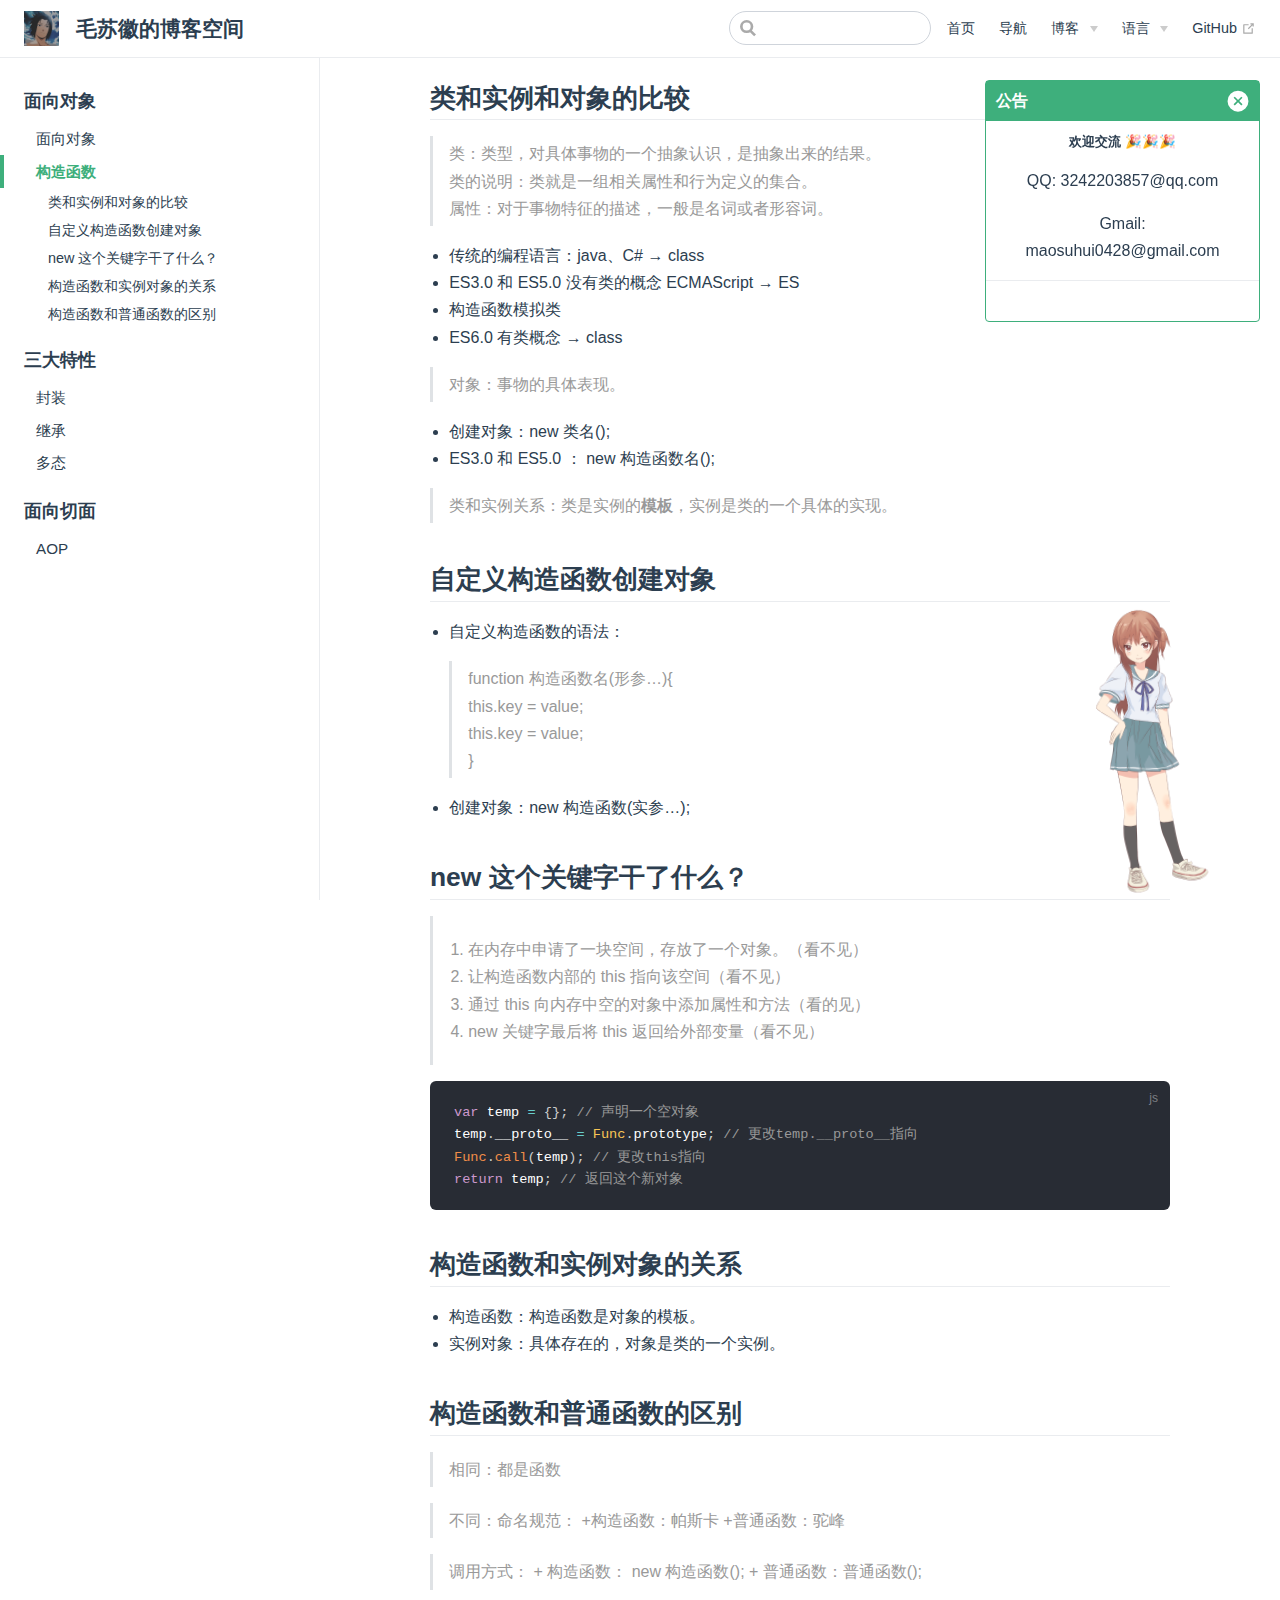
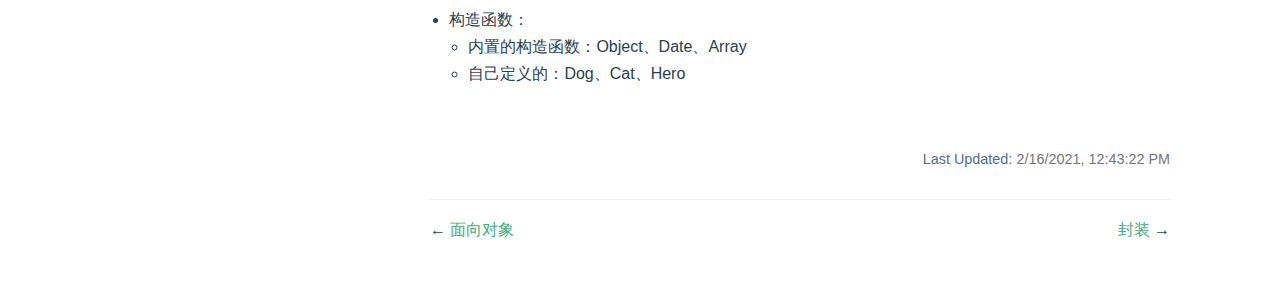
<file: docs/javascript/oop/new.html>
<!DOCTYPE html>
<html lang="en-US">
  <head>
    <meta charset="utf-8">
    <meta name="viewport" content="width=device-width,initial-scale=1">
    <title>构造函数 | 毛苏徽的博客空间</title>
    <meta name="generator" content="VuePress 1.8.1">
    <link rel="icon" href="/avatar.png">
    <meta name="description" content="">
    <meta name="viewport" content="width=device-width,initial-scale=1,user-scalable=no">
    <meta name="author" content="shmao">
    <meta name="theme-color" content="#42b983">
    
    <link rel="preload" href="/assets/css/0.styles.2947e653.css" as="style"><link rel="preload" href="/assets/js/app.d8bdd170.js" as="script"><link rel="preload" href="/assets/js/2.7f46725b.js" as="script"><link rel="preload" href="/assets/js/14.d9e850fd.js" as="script"><link rel="prefetch" href="/assets/js/10.3d461e36.js"><link rel="prefetch" href="/assets/js/11.affa1660.js"><link rel="prefetch" href="/assets/js/12.dd580ba6.js"><link rel="prefetch" href="/assets/js/13.6c849129.js"><link rel="prefetch" href="/assets/js/15.c35582a6.js"><link rel="prefetch" href="/assets/js/16.a1b90152.js"><link rel="prefetch" href="/assets/js/17.2fa12a19.js"><link rel="prefetch" href="/assets/js/18.5cdd7cd8.js"><link rel="prefetch" href="/assets/js/19.791dceb6.js"><link rel="prefetch" href="/assets/js/20.96f1b917.js"><link rel="prefetch" href="/assets/js/3.4c6b4054.js"><link rel="prefetch" href="/assets/js/4.fee3b5c8.js"><link rel="prefetch" href="/assets/js/5.5ab88dc3.js"><link rel="prefetch" href="/assets/js/6.da8618bd.js"><link rel="prefetch" href="/assets/js/7.73f9b616.js"><link rel="prefetch" href="/assets/js/8.ac30967f.js"><link rel="prefetch" href="/assets/js/9.188bd33f.js">
    <link rel="stylesheet" href="/assets/css/0.styles.2947e653.css">
  </head>
  <body>
    <div id="app" data-server-rendered="true"><div class="theme-container"><header class="navbar"><div class="sidebar-button"><svg xmlns="http://www.w3.org/2000/svg" aria-hidden="true" role="img" viewBox="0 0 448 512" class="icon"><path fill="currentColor" d="M436 124H12c-6.627 0-12-5.373-12-12V80c0-6.627 5.373-12 12-12h424c6.627 0 12 5.373 12 12v32c0 6.627-5.373 12-12 12zm0 160H12c-6.627 0-12-5.373-12-12v-32c0-6.627 5.373-12 12-12h424c6.627 0 12 5.373 12 12v32c0 6.627-5.373 12-12 12zm0 160H12c-6.627 0-12-5.373-12-12v-32c0-6.627 5.373-12 12-12h424c6.627 0 12 5.373 12 12v32c0 6.627-5.373 12-12 12z"></path></svg></div> <a href="/" class="home-link router-link-active"><img src="/avatar.png" alt="毛苏徽的博客空间" class="logo"> <span class="site-name can-hide">毛苏徽的博客空间</span></a> <div class="links"><div class="search-box"><input aria-label="Search" autocomplete="off" spellcheck="false" value=""> <!----></div> <nav class="nav-links can-hide"><div class="nav-item"><a href="/" class="nav-link">
  首页
</a></div><div class="nav-item"><a href="/guide/" class="nav-link">
  导航
</a></div><div class="nav-item"><div class="dropdown-wrapper"><button type="button" aria-label="博客" class="dropdown-title"><span class="title">博客</span> <span class="arrow down"></span></button> <button type="button" aria-label="博客" class="mobile-dropdown-title"><span class="title">博客</span> <span class="arrow right"></span></button> <ul class="nav-dropdown" style="display:none;"><li class="dropdown-item"><h4>
          Javascript
        </h4> <ul class="dropdown-subitem-wrapper"><li class="dropdown-subitem"><a href="/docs/javascript/oop/" class="nav-link router-link-active">
  面向对象
</a></li></ul></li><li class="dropdown-item"><!----> <a href="/docs/vue/" class="nav-link">
  Vue
</a></li><li class="dropdown-item"><!----> <a href="/docs/pwa/" class="nav-link">
  PWA
</a></li></ul></div></div><div class="nav-item"><div class="dropdown-wrapper"><button type="button" aria-label="语言" class="dropdown-title"><span class="title">语言</span> <span class="arrow down"></span></button> <button type="button" aria-label="语言" class="mobile-dropdown-title"><span class="title">语言</span> <span class="arrow right"></span></button> <ul class="nav-dropdown" style="display:none;"><li class="dropdown-item"><!----> <a href="/language/chinese.html" class="nav-link">
  中文
</a></li><li class="dropdown-item"><!----> <a href="/language/english.html" class="nav-link">
  英文
</a></li></ul></div></div><div class="nav-item"><a href="https://github.com/shmao-0428" target="_blank" rel="noopener noreferrer" class="nav-link external">
  GitHub
  <span><svg xmlns="http://www.w3.org/2000/svg" aria-hidden="true" focusable="false" x="0px" y="0px" viewBox="0 0 100 100" width="15" height="15" class="icon outbound"><path fill="currentColor" d="M18.8,85.1h56l0,0c2.2,0,4-1.8,4-4v-32h-8v28h-48v-48h28v-8h-32l0,0c-2.2,0-4,1.8-4,4v56C14.8,83.3,16.6,85.1,18.8,85.1z"></path> <polygon fill="currentColor" points="45.7,48.7 51.3,54.3 77.2,28.5 77.2,37.2 85.2,37.2 85.2,14.9 62.8,14.9 62.8,22.9 71.5,22.9"></polygon></svg> <span class="sr-only">(opens new window)</span></span></a></div> <!----></nav></div></header> <div class="sidebar-mask"></div> <aside class="sidebar"><nav class="nav-links"><div class="nav-item"><a href="/" class="nav-link">
  首页
</a></div><div class="nav-item"><a href="/guide/" class="nav-link">
  导航
</a></div><div class="nav-item"><div class="dropdown-wrapper"><button type="button" aria-label="博客" class="dropdown-title"><span class="title">博客</span> <span class="arrow down"></span></button> <button type="button" aria-label="博客" class="mobile-dropdown-title"><span class="title">博客</span> <span class="arrow right"></span></button> <ul class="nav-dropdown" style="display:none;"><li class="dropdown-item"><h4>
          Javascript
        </h4> <ul class="dropdown-subitem-wrapper"><li class="dropdown-subitem"><a href="/docs/javascript/oop/" class="nav-link router-link-active">
  面向对象
</a></li></ul></li><li class="dropdown-item"><!----> <a href="/docs/vue/" class="nav-link">
  Vue
</a></li><li class="dropdown-item"><!----> <a href="/docs/pwa/" class="nav-link">
  PWA
</a></li></ul></div></div><div class="nav-item"><div class="dropdown-wrapper"><button type="button" aria-label="语言" class="dropdown-title"><span class="title">语言</span> <span class="arrow down"></span></button> <button type="button" aria-label="语言" class="mobile-dropdown-title"><span class="title">语言</span> <span class="arrow right"></span></button> <ul class="nav-dropdown" style="display:none;"><li class="dropdown-item"><!----> <a href="/language/chinese.html" class="nav-link">
  中文
</a></li><li class="dropdown-item"><!----> <a href="/language/english.html" class="nav-link">
  英文
</a></li></ul></div></div><div class="nav-item"><a href="https://github.com/shmao-0428" target="_blank" rel="noopener noreferrer" class="nav-link external">
  GitHub
  <span><svg xmlns="http://www.w3.org/2000/svg" aria-hidden="true" focusable="false" x="0px" y="0px" viewBox="0 0 100 100" width="15" height="15" class="icon outbound"><path fill="currentColor" d="M18.8,85.1h56l0,0c2.2,0,4-1.8,4-4v-32h-8v28h-48v-48h28v-8h-32l0,0c-2.2,0-4,1.8-4,4v56C14.8,83.3,16.6,85.1,18.8,85.1z"></path> <polygon fill="currentColor" points="45.7,48.7 51.3,54.3 77.2,28.5 77.2,37.2 85.2,37.2 85.2,14.9 62.8,14.9 62.8,22.9 71.5,22.9"></polygon></svg> <span class="sr-only">(opens new window)</span></span></a></div> <!----></nav>  <ul class="sidebar-links"><li><section class="sidebar-group depth-0"><p class="sidebar-heading open"><span>面向对象</span> <!----></p> <ul class="sidebar-links sidebar-group-items"><li><a href="/docs/javascript/oop/object.html" class="sidebar-link">面向对象</a></li><li><a href="/docs/javascript/oop/new.html" aria-current="page" class="active sidebar-link">构造函数</a><ul class="sidebar-sub-headers"><li class="sidebar-sub-header"><a href="/docs/javascript/oop/new.html#类和实例和对象的比较" class="sidebar-link">类和实例和对象的比较</a></li><li class="sidebar-sub-header"><a href="/docs/javascript/oop/new.html#自定义构造函数创建对象" class="sidebar-link">自定义构造函数创建对象</a></li><li class="sidebar-sub-header"><a href="/docs/javascript/oop/new.html#new-这个关键字干了什么" class="sidebar-link">new 这个关键字干了什么？</a></li><li class="sidebar-sub-header"><a href="/docs/javascript/oop/new.html#构造函数和实例对象的关系" class="sidebar-link">构造函数和实例对象的关系</a></li><li class="sidebar-sub-header"><a href="/docs/javascript/oop/new.html#构造函数和普通函数的区别" class="sidebar-link">构造函数和普通函数的区别</a></li></ul></li></ul></section></li><li><section class="sidebar-group depth-0"><p class="sidebar-heading"><span>三大特性</span> <!----></p> <ul class="sidebar-links sidebar-group-items"><li><a href="/docs/javascript/oop/encapsulation.html" class="sidebar-link">封装</a></li><li><a href="/docs/javascript/oop/extends.html" class="sidebar-link">继承</a></li><li><a href="/docs/javascript/oop/polymorphism.html" class="sidebar-link">多态</a></li></ul></section></li><li><section class="sidebar-group depth-0"><p class="sidebar-heading"><span>面向切面</span> <!----></p> <ul class="sidebar-links sidebar-group-items"><li><a href="/docs/javascript/oop/aop.html" class="sidebar-link">AOP</a></li></ul></section></li></ul> </aside> <main class="page"> <div class="theme-default-content content__default"><h2 id="类和实例和对象的比较"><a href="#类和实例和对象的比较" class="header-anchor">#</a> 类和实例和对象的比较</h2> <blockquote><p>类：类型，对具体事物的一个抽象认识，是抽象出来的结果。</p> <p>类的说明：类就是一组相关属性和行为定义的集合。</p> <p>属性：对于事物特征的描述，一般是名词或者形容词。</p></blockquote> <ul><li>传统的编程语言：java、C# → class</li> <li>ES3.0 和 ES5.0 没有类的概念 ECMAScript → ES</li> <li>构造函数模拟类</li> <li>ES6.0 有类概念 → class</li></ul> <blockquote><p>对象：事物的具体表现。</p></blockquote> <ul><li>创建对象：new 类名();</li> <li>ES3.0 和 ES5.0 ： new 构造函数名();</li></ul> <blockquote><p>类和实例关系：类是实例的<strong>模板</strong>，实例是类的一个具体的实现。</p></blockquote> <h2 id="自定义构造函数创建对象"><a href="#自定义构造函数创建对象" class="header-anchor">#</a> 自定义构造函数创建对象</h2> <ul><li><p>自定义构造函数的语法：</p> <blockquote><p>function 构造函数名(形参…){</p> <p>this.key = value;</p> <p>this.key = value;</p> <p>}</p></blockquote></li> <li><p>创建对象：new 构造函数(实参…);</p></li></ul> <h2 id="new-这个关键字干了什么"><a href="#new-这个关键字干了什么" class="header-anchor">#</a> new 这个关键字干了什么？</h2> <blockquote><ol><li>在内存中申请了一块空间，存放了一个对象。（看不见）</li> <li>让构造函数内部的 this 指向该空间（看不见）</li> <li>通过 this 向内存中空的对象中添加属性和方法（看的见）</li> <li>new 关键字最后将 this 返回给外部变量（看不见）</li></ol></blockquote> <div class="language-js extra-class"><pre class="language-js"><code><span class="token keyword">var</span> temp <span class="token operator">=</span> <span class="token punctuation">{</span><span class="token punctuation">}</span><span class="token punctuation">;</span> <span class="token comment">// 声明一个空对象</span>
temp<span class="token punctuation">.</span>__proto__ <span class="token operator">=</span> <span class="token class-name">Func</span><span class="token punctuation">.</span>prototype<span class="token punctuation">;</span> <span class="token comment">// 更改temp.__proto__指向</span>
<span class="token function">Func</span><span class="token punctuation">.</span><span class="token function">call</span><span class="token punctuation">(</span>temp<span class="token punctuation">)</span><span class="token punctuation">;</span> <span class="token comment">// 更改this指向</span>
<span class="token keyword">return</span> temp<span class="token punctuation">;</span> <span class="token comment">// 返回这个新对象</span>
</code></pre></div><h2 id="构造函数和实例对象的关系"><a href="#构造函数和实例对象的关系" class="header-anchor">#</a> 构造函数和实例对象的关系</h2> <ul><li>构造函数：构造函数是对象的模板。</li> <li>实例对象：具体存在的，对象是类的一个实例。</li></ul> <h2 id="构造函数和普通函数的区别"><a href="#构造函数和普通函数的区别" class="header-anchor">#</a> 构造函数和普通函数的区别</h2> <blockquote><p>相同：都是函数</p></blockquote> <blockquote><p>不同：命名规范： +构造函数：帕斯卡 +普通函数：驼峰</p></blockquote> <blockquote><p>调用方式：
+ 构造函数： new 构造函数();
+ 普通函数：普通函数();</p></blockquote> <ul><li>构造函数：
<ul><li>内置的构造函数：Object、Date、Array</li> <li>自己定义的：Dog、Cat、Hero</li></ul></li></ul></div> <footer class="page-edit"><!----> <div class="last-updated"><span class="prefix">Last Updated:</span> <span class="time">2/16/2021, 12:43:22 PM</span></div></footer> <div class="page-nav"><p class="inner"><span class="prev">
      ←
      <a href="/docs/javascript/oop/object.html" class="prev">
        面向对象
      </a></span> <span class="next"><a href="/docs/javascript/oop/encapsulation.html">
        封装
      </a>
      →
    </span></p></div> </main></div><div class="global-ui"><!----><div id="live2d-widget" class="live2d-widget-container" style="position:fixed;right:65px;bottom:0px;width:135px;height:300px;z-index:99999;opacity:0.8;pointer-events:none;"><canvas id="live2d_canvas" width="135" height="300" class="live2d_canvas" style="position:absolute;left:0px;top:0px;width:135px;height:300px;"></canvas></div><!----></div></div>
    <script src="/assets/js/app.d8bdd170.js" defer></script><script src="/assets/js/2.7f46725b.js" defer></script><script src="/assets/js/14.d9e850fd.js" defer></script>
  </body>
</html>
</file>
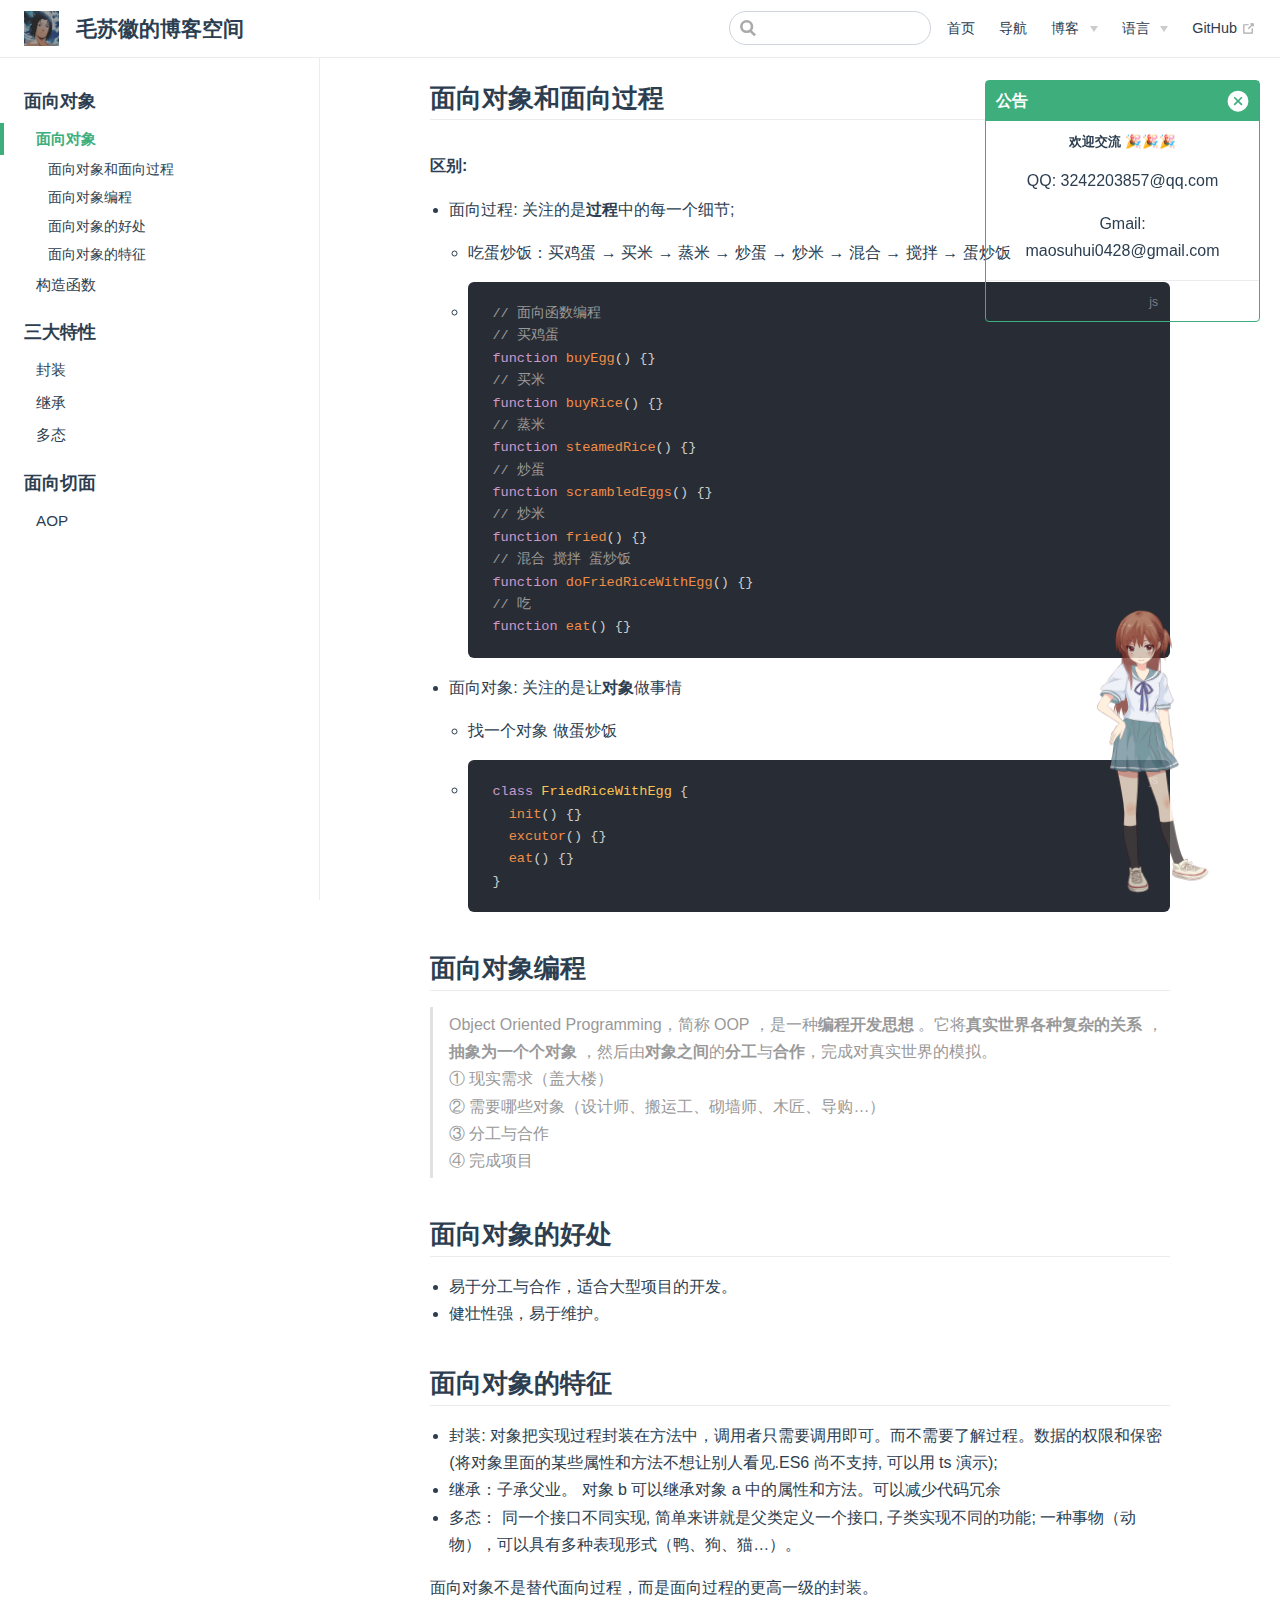
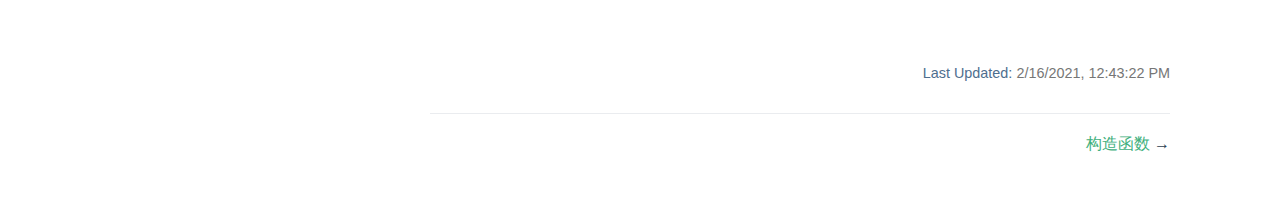
<file: docs/javascript/oop/object.html>
<!DOCTYPE html>
<html lang="en-US">
  <head>
    <meta charset="utf-8">
    <meta name="viewport" content="width=device-width,initial-scale=1">
    <title>面向对象 | 毛苏徽的博客空间</title>
    <meta name="generator" content="VuePress 1.8.1">
    <link rel="icon" href="/avatar.png">
    <meta name="description" content="">
    <meta name="viewport" content="width=device-width,initial-scale=1,user-scalable=no">
    <meta name="author" content="shmao">
    <meta name="theme-color" content="#42b983">
    
    <link rel="preload" href="/assets/css/0.styles.2947e653.css" as="style"><link rel="preload" href="/assets/js/app.d8bdd170.js" as="script"><link rel="preload" href="/assets/js/2.7f46725b.js" as="script"><link rel="preload" href="/assets/js/15.c35582a6.js" as="script"><link rel="prefetch" href="/assets/js/10.3d461e36.js"><link rel="prefetch" href="/assets/js/11.affa1660.js"><link rel="prefetch" href="/assets/js/12.dd580ba6.js"><link rel="prefetch" href="/assets/js/13.6c849129.js"><link rel="prefetch" href="/assets/js/14.d9e850fd.js"><link rel="prefetch" href="/assets/js/16.a1b90152.js"><link rel="prefetch" href="/assets/js/17.2fa12a19.js"><link rel="prefetch" href="/assets/js/18.5cdd7cd8.js"><link rel="prefetch" href="/assets/js/19.791dceb6.js"><link rel="prefetch" href="/assets/js/20.96f1b917.js"><link rel="prefetch" href="/assets/js/3.4c6b4054.js"><link rel="prefetch" href="/assets/js/4.fee3b5c8.js"><link rel="prefetch" href="/assets/js/5.5ab88dc3.js"><link rel="prefetch" href="/assets/js/6.da8618bd.js"><link rel="prefetch" href="/assets/js/7.73f9b616.js"><link rel="prefetch" href="/assets/js/8.ac30967f.js"><link rel="prefetch" href="/assets/js/9.188bd33f.js">
    <link rel="stylesheet" href="/assets/css/0.styles.2947e653.css">
  </head>
  <body>
    <div id="app" data-server-rendered="true"><div class="theme-container"><header class="navbar"><div class="sidebar-button"><svg xmlns="http://www.w3.org/2000/svg" aria-hidden="true" role="img" viewBox="0 0 448 512" class="icon"><path fill="currentColor" d="M436 124H12c-6.627 0-12-5.373-12-12V80c0-6.627 5.373-12 12-12h424c6.627 0 12 5.373 12 12v32c0 6.627-5.373 12-12 12zm0 160H12c-6.627 0-12-5.373-12-12v-32c0-6.627 5.373-12 12-12h424c6.627 0 12 5.373 12 12v32c0 6.627-5.373 12-12 12zm0 160H12c-6.627 0-12-5.373-12-12v-32c0-6.627 5.373-12 12-12h424c6.627 0 12 5.373 12 12v32c0 6.627-5.373 12-12 12z"></path></svg></div> <a href="/" class="home-link router-link-active"><img src="/avatar.png" alt="毛苏徽的博客空间" class="logo"> <span class="site-name can-hide">毛苏徽的博客空间</span></a> <div class="links"><div class="search-box"><input aria-label="Search" autocomplete="off" spellcheck="false" value=""> <!----></div> <nav class="nav-links can-hide"><div class="nav-item"><a href="/" class="nav-link">
  首页
</a></div><div class="nav-item"><a href="/guide/" class="nav-link">
  导航
</a></div><div class="nav-item"><div class="dropdown-wrapper"><button type="button" aria-label="博客" class="dropdown-title"><span class="title">博客</span> <span class="arrow down"></span></button> <button type="button" aria-label="博客" class="mobile-dropdown-title"><span class="title">博客</span> <span class="arrow right"></span></button> <ul class="nav-dropdown" style="display:none;"><li class="dropdown-item"><h4>
          Javascript
        </h4> <ul class="dropdown-subitem-wrapper"><li class="dropdown-subitem"><a href="/docs/javascript/oop/" class="nav-link router-link-active">
  面向对象
</a></li></ul></li><li class="dropdown-item"><!----> <a href="/docs/vue/" class="nav-link">
  Vue
</a></li><li class="dropdown-item"><!----> <a href="/docs/pwa/" class="nav-link">
  PWA
</a></li></ul></div></div><div class="nav-item"><div class="dropdown-wrapper"><button type="button" aria-label="语言" class="dropdown-title"><span class="title">语言</span> <span class="arrow down"></span></button> <button type="button" aria-label="语言" class="mobile-dropdown-title"><span class="title">语言</span> <span class="arrow right"></span></button> <ul class="nav-dropdown" style="display:none;"><li class="dropdown-item"><!----> <a href="/language/chinese.html" class="nav-link">
  中文
</a></li><li class="dropdown-item"><!----> <a href="/language/english.html" class="nav-link">
  英文
</a></li></ul></div></div><div class="nav-item"><a href="https://github.com/shmao-0428" target="_blank" rel="noopener noreferrer" class="nav-link external">
  GitHub
  <span><svg xmlns="http://www.w3.org/2000/svg" aria-hidden="true" focusable="false" x="0px" y="0px" viewBox="0 0 100 100" width="15" height="15" class="icon outbound"><path fill="currentColor" d="M18.8,85.1h56l0,0c2.2,0,4-1.8,4-4v-32h-8v28h-48v-48h28v-8h-32l0,0c-2.2,0-4,1.8-4,4v56C14.8,83.3,16.6,85.1,18.8,85.1z"></path> <polygon fill="currentColor" points="45.7,48.7 51.3,54.3 77.2,28.5 77.2,37.2 85.2,37.2 85.2,14.9 62.8,14.9 62.8,22.9 71.5,22.9"></polygon></svg> <span class="sr-only">(opens new window)</span></span></a></div> <!----></nav></div></header> <div class="sidebar-mask"></div> <aside class="sidebar"><nav class="nav-links"><div class="nav-item"><a href="/" class="nav-link">
  首页
</a></div><div class="nav-item"><a href="/guide/" class="nav-link">
  导航
</a></div><div class="nav-item"><div class="dropdown-wrapper"><button type="button" aria-label="博客" class="dropdown-title"><span class="title">博客</span> <span class="arrow down"></span></button> <button type="button" aria-label="博客" class="mobile-dropdown-title"><span class="title">博客</span> <span class="arrow right"></span></button> <ul class="nav-dropdown" style="display:none;"><li class="dropdown-item"><h4>
          Javascript
        </h4> <ul class="dropdown-subitem-wrapper"><li class="dropdown-subitem"><a href="/docs/javascript/oop/" class="nav-link router-link-active">
  面向对象
</a></li></ul></li><li class="dropdown-item"><!----> <a href="/docs/vue/" class="nav-link">
  Vue
</a></li><li class="dropdown-item"><!----> <a href="/docs/pwa/" class="nav-link">
  PWA
</a></li></ul></div></div><div class="nav-item"><div class="dropdown-wrapper"><button type="button" aria-label="语言" class="dropdown-title"><span class="title">语言</span> <span class="arrow down"></span></button> <button type="button" aria-label="语言" class="mobile-dropdown-title"><span class="title">语言</span> <span class="arrow right"></span></button> <ul class="nav-dropdown" style="display:none;"><li class="dropdown-item"><!----> <a href="/language/chinese.html" class="nav-link">
  中文
</a></li><li class="dropdown-item"><!----> <a href="/language/english.html" class="nav-link">
  英文
</a></li></ul></div></div><div class="nav-item"><a href="https://github.com/shmao-0428" target="_blank" rel="noopener noreferrer" class="nav-link external">
  GitHub
  <span><svg xmlns="http://www.w3.org/2000/svg" aria-hidden="true" focusable="false" x="0px" y="0px" viewBox="0 0 100 100" width="15" height="15" class="icon outbound"><path fill="currentColor" d="M18.8,85.1h56l0,0c2.2,0,4-1.8,4-4v-32h-8v28h-48v-48h28v-8h-32l0,0c-2.2,0-4,1.8-4,4v56C14.8,83.3,16.6,85.1,18.8,85.1z"></path> <polygon fill="currentColor" points="45.7,48.7 51.3,54.3 77.2,28.5 77.2,37.2 85.2,37.2 85.2,14.9 62.8,14.9 62.8,22.9 71.5,22.9"></polygon></svg> <span class="sr-only">(opens new window)</span></span></a></div> <!----></nav>  <ul class="sidebar-links"><li><section class="sidebar-group depth-0"><p class="sidebar-heading open"><span>面向对象</span> <!----></p> <ul class="sidebar-links sidebar-group-items"><li><a href="/docs/javascript/oop/object.html" aria-current="page" class="active sidebar-link">面向对象</a><ul class="sidebar-sub-headers"><li class="sidebar-sub-header"><a href="/docs/javascript/oop/object.html#面向对象和面向过程" class="sidebar-link">面向对象和面向过程</a></li><li class="sidebar-sub-header"><a href="/docs/javascript/oop/object.html#面向对象编程" class="sidebar-link">面向对象编程</a></li><li class="sidebar-sub-header"><a href="/docs/javascript/oop/object.html#面向对象的好处" class="sidebar-link">面向对象的好处</a></li><li class="sidebar-sub-header"><a href="/docs/javascript/oop/object.html#面向对象的特征" class="sidebar-link">面向对象的特征</a></li></ul></li><li><a href="/docs/javascript/oop/new.html" class="sidebar-link">构造函数</a></li></ul></section></li><li><section class="sidebar-group depth-0"><p class="sidebar-heading"><span>三大特性</span> <!----></p> <ul class="sidebar-links sidebar-group-items"><li><a href="/docs/javascript/oop/encapsulation.html" class="sidebar-link">封装</a></li><li><a href="/docs/javascript/oop/extends.html" class="sidebar-link">继承</a></li><li><a href="/docs/javascript/oop/polymorphism.html" class="sidebar-link">多态</a></li></ul></section></li><li><section class="sidebar-group depth-0"><p class="sidebar-heading"><span>面向切面</span> <!----></p> <ul class="sidebar-links sidebar-group-items"><li><a href="/docs/javascript/oop/aop.html" class="sidebar-link">AOP</a></li></ul></section></li></ul> </aside> <main class="page"> <div class="theme-default-content content__default"><h2 id="面向对象和面向过程"><a href="#面向对象和面向过程" class="header-anchor">#</a> 面向对象和面向过程</h2> <p><strong>区别:</strong></p> <ul><li><p>面向过程: 关注的是<strong>过程</strong>中的每一个细节;</p> <ul><li><p>吃蛋炒饭：买鸡蛋 → 买米 → 蒸米 → 炒蛋 → 炒米 → 混合 → 搅拌 → 蛋炒饭</p></li> <li><div class="language-js extra-class"><pre class="language-js"><code><span class="token comment">// 面向函数编程</span>
<span class="token comment">// 买鸡蛋</span>
<span class="token keyword">function</span> <span class="token function">buyEgg</span><span class="token punctuation">(</span><span class="token punctuation">)</span> <span class="token punctuation">{</span><span class="token punctuation">}</span>
<span class="token comment">// 买米</span>
<span class="token keyword">function</span> <span class="token function">buyRice</span><span class="token punctuation">(</span><span class="token punctuation">)</span> <span class="token punctuation">{</span><span class="token punctuation">}</span>
<span class="token comment">// 蒸米</span>
<span class="token keyword">function</span> <span class="token function">steamedRice</span><span class="token punctuation">(</span><span class="token punctuation">)</span> <span class="token punctuation">{</span><span class="token punctuation">}</span>
<span class="token comment">// 炒蛋</span>
<span class="token keyword">function</span> <span class="token function">scrambledEggs</span><span class="token punctuation">(</span><span class="token punctuation">)</span> <span class="token punctuation">{</span><span class="token punctuation">}</span>
<span class="token comment">// 炒米</span>
<span class="token keyword">function</span> <span class="token function">fried</span><span class="token punctuation">(</span><span class="token punctuation">)</span> <span class="token punctuation">{</span><span class="token punctuation">}</span>
<span class="token comment">// 混合 搅拌 蛋炒饭</span>
<span class="token keyword">function</span> <span class="token function">doFriedRiceWithEgg</span><span class="token punctuation">(</span><span class="token punctuation">)</span> <span class="token punctuation">{</span><span class="token punctuation">}</span>
<span class="token comment">// 吃</span>
<span class="token keyword">function</span> <span class="token function">eat</span><span class="token punctuation">(</span><span class="token punctuation">)</span> <span class="token punctuation">{</span><span class="token punctuation">}</span>
</code></pre></div></li></ul></li> <li><p>面向对象: 关注的是让<strong>对象</strong>做事情</p> <ul><li><p>找一个对象 做蛋炒饭</p></li> <li><div class="language-js extra-class"><pre class="language-js"><code><span class="token keyword">class</span> <span class="token class-name">FriedRiceWithEgg</span> <span class="token punctuation">{</span>
  <span class="token function">init</span><span class="token punctuation">(</span><span class="token punctuation">)</span> <span class="token punctuation">{</span><span class="token punctuation">}</span>
  <span class="token function">excutor</span><span class="token punctuation">(</span><span class="token punctuation">)</span> <span class="token punctuation">{</span><span class="token punctuation">}</span>
  <span class="token function">eat</span><span class="token punctuation">(</span><span class="token punctuation">)</span> <span class="token punctuation">{</span><span class="token punctuation">}</span>
<span class="token punctuation">}</span>
</code></pre></div></li></ul></li></ul> <h2 id="面向对象编程"><a href="#面向对象编程" class="header-anchor">#</a> 面向对象编程</h2> <blockquote><p>Object Oriented Programming，简称 OOP ，是一种<strong>编程开发思想</strong> 。它将<strong>真实世界各种复杂的关系</strong> ，<strong>抽象为一个个对象</strong> ，然后由<strong>对象之间</strong>的<strong>分工</strong>与<strong>合作</strong>，完成对真实世界的模拟。</p> <p>① 现实需求（盖大楼）</p> <p>② 需要哪些对象（设计师、搬运工、砌墙师、木匠、导购…）</p> <p>③ 分工与合作</p> <p>④ 完成项目</p></blockquote> <h2 id="面向对象的好处"><a href="#面向对象的好处" class="header-anchor">#</a> 面向对象的好处</h2> <ul><li>易于分工与合作，适合大型项目的开发。</li> <li>健壮性强，易于维护。</li></ul> <h2 id="面向对象的特征"><a href="#面向对象的特征" class="header-anchor">#</a> 面向对象的特征</h2> <ul><li>封装: 对象把实现过程封装在方法中，调用者只需要调用即可。而不需要了解过程。数据的权限和保密(将对象里面的某些属性和方法不想让别人看见.ES6 尚不支持, 可以用 ts 演示);</li> <li>继承：子承父业。 对象 b 可以继承对象 a 中的属性和方法。可以减少代码冗余</li> <li>多态： 同一个接口不同实现, 简单来讲就是父类定义一个接口, 子类实现不同的功能; 一种事物（动物），可以具有多种表现形式（鸭、狗、猫…）。</li></ul> <p>面向对象不是替代面向过程，而是面向过程的更高一级的封装。</p></div> <footer class="page-edit"><!----> <div class="last-updated"><span class="prefix">Last Updated:</span> <span class="time">2/16/2021, 12:43:22 PM</span></div></footer> <div class="page-nav"><p class="inner"><!----> <span class="next"><a href="/docs/javascript/oop/new.html">
        构造函数
      </a>
      →
    </span></p></div> </main></div><div class="global-ui"><!----><div id="live2d-widget" class="live2d-widget-container" style="position:fixed;right:65px;bottom:0px;width:135px;height:300px;z-index:99999;opacity:0.8;pointer-events:none;"><canvas id="live2d_canvas" width="135" height="300" class="live2d_canvas" style="position:absolute;left:0px;top:0px;width:135px;height:300px;"></canvas></div><!----></div></div>
    <script src="/assets/js/app.d8bdd170.js" defer></script><script src="/assets/js/2.7f46725b.js" defer></script><script src="/assets/js/15.c35582a6.js" defer></script>
  </body>
</html>
</file>
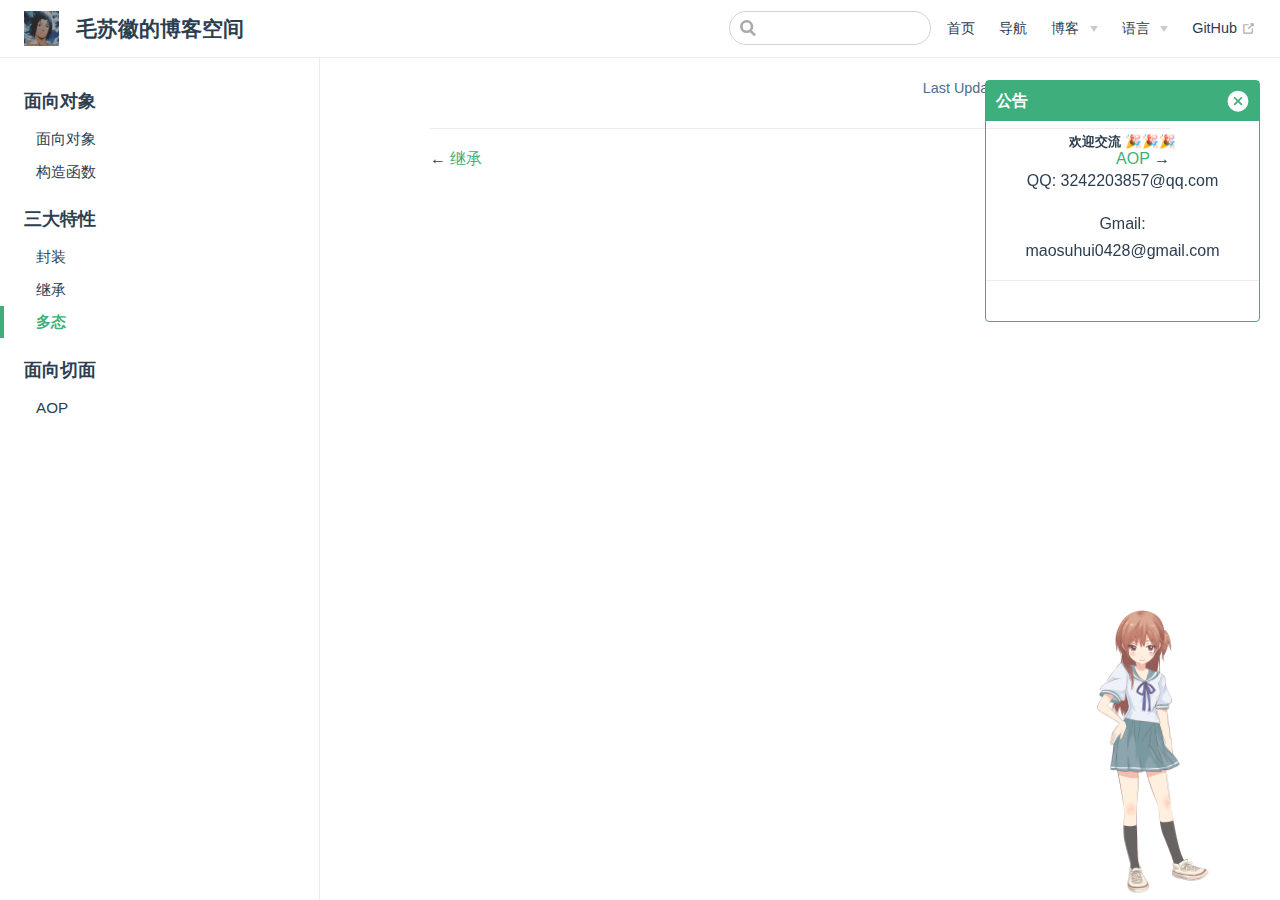
<file: docs/javascript/oop/polymorphism.html>
<!DOCTYPE html>
<html lang="en-US">
  <head>
    <meta charset="utf-8">
    <meta name="viewport" content="width=device-width,initial-scale=1">
    <title>多态 | 毛苏徽的博客空间</title>
    <meta name="generator" content="VuePress 1.8.1">
    <link rel="icon" href="/avatar.png">
    <meta name="description" content="">
    <meta name="viewport" content="width=device-width,initial-scale=1,user-scalable=no">
    <meta name="author" content="shmao">
    <meta name="theme-color" content="#42b983">
    
    <link rel="preload" href="/assets/css/0.styles.2947e653.css" as="style"><link rel="preload" href="/assets/js/app.d8bdd170.js" as="script"><link rel="preload" href="/assets/js/2.7f46725b.js" as="script"><link rel="preload" href="/assets/js/16.a1b90152.js" as="script"><link rel="prefetch" href="/assets/js/10.3d461e36.js"><link rel="prefetch" href="/assets/js/11.affa1660.js"><link rel="prefetch" href="/assets/js/12.dd580ba6.js"><link rel="prefetch" href="/assets/js/13.6c849129.js"><link rel="prefetch" href="/assets/js/14.d9e850fd.js"><link rel="prefetch" href="/assets/js/15.c35582a6.js"><link rel="prefetch" href="/assets/js/17.2fa12a19.js"><link rel="prefetch" href="/assets/js/18.5cdd7cd8.js"><link rel="prefetch" href="/assets/js/19.791dceb6.js"><link rel="prefetch" href="/assets/js/20.96f1b917.js"><link rel="prefetch" href="/assets/js/3.4c6b4054.js"><link rel="prefetch" href="/assets/js/4.fee3b5c8.js"><link rel="prefetch" href="/assets/js/5.5ab88dc3.js"><link rel="prefetch" href="/assets/js/6.da8618bd.js"><link rel="prefetch" href="/assets/js/7.73f9b616.js"><link rel="prefetch" href="/assets/js/8.ac30967f.js"><link rel="prefetch" href="/assets/js/9.188bd33f.js">
    <link rel="stylesheet" href="/assets/css/0.styles.2947e653.css">
  </head>
  <body>
    <div id="app" data-server-rendered="true"><div class="theme-container"><header class="navbar"><div class="sidebar-button"><svg xmlns="http://www.w3.org/2000/svg" aria-hidden="true" role="img" viewBox="0 0 448 512" class="icon"><path fill="currentColor" d="M436 124H12c-6.627 0-12-5.373-12-12V80c0-6.627 5.373-12 12-12h424c6.627 0 12 5.373 12 12v32c0 6.627-5.373 12-12 12zm0 160H12c-6.627 0-12-5.373-12-12v-32c0-6.627 5.373-12 12-12h424c6.627 0 12 5.373 12 12v32c0 6.627-5.373 12-12 12zm0 160H12c-6.627 0-12-5.373-12-12v-32c0-6.627 5.373-12 12-12h424c6.627 0 12 5.373 12 12v32c0 6.627-5.373 12-12 12z"></path></svg></div> <a href="/" class="home-link router-link-active"><img src="/avatar.png" alt="毛苏徽的博客空间" class="logo"> <span class="site-name can-hide">毛苏徽的博客空间</span></a> <div class="links"><div class="search-box"><input aria-label="Search" autocomplete="off" spellcheck="false" value=""> <!----></div> <nav class="nav-links can-hide"><div class="nav-item"><a href="/" class="nav-link">
  首页
</a></div><div class="nav-item"><a href="/guide/" class="nav-link">
  导航
</a></div><div class="nav-item"><div class="dropdown-wrapper"><button type="button" aria-label="博客" class="dropdown-title"><span class="title">博客</span> <span class="arrow down"></span></button> <button type="button" aria-label="博客" class="mobile-dropdown-title"><span class="title">博客</span> <span class="arrow right"></span></button> <ul class="nav-dropdown" style="display:none;"><li class="dropdown-item"><h4>
          Javascript
        </h4> <ul class="dropdown-subitem-wrapper"><li class="dropdown-subitem"><a href="/docs/javascript/oop/" class="nav-link router-link-active">
  面向对象
</a></li></ul></li><li class="dropdown-item"><!----> <a href="/docs/vue/" class="nav-link">
  Vue
</a></li><li class="dropdown-item"><!----> <a href="/docs/pwa/" class="nav-link">
  PWA
</a></li></ul></div></div><div class="nav-item"><div class="dropdown-wrapper"><button type="button" aria-label="语言" class="dropdown-title"><span class="title">语言</span> <span class="arrow down"></span></button> <button type="button" aria-label="语言" class="mobile-dropdown-title"><span class="title">语言</span> <span class="arrow right"></span></button> <ul class="nav-dropdown" style="display:none;"><li class="dropdown-item"><!----> <a href="/language/chinese.html" class="nav-link">
  中文
</a></li><li class="dropdown-item"><!----> <a href="/language/english.html" class="nav-link">
  英文
</a></li></ul></div></div><div class="nav-item"><a href="https://github.com/shmao-0428" target="_blank" rel="noopener noreferrer" class="nav-link external">
  GitHub
  <span><svg xmlns="http://www.w3.org/2000/svg" aria-hidden="true" focusable="false" x="0px" y="0px" viewBox="0 0 100 100" width="15" height="15" class="icon outbound"><path fill="currentColor" d="M18.8,85.1h56l0,0c2.2,0,4-1.8,4-4v-32h-8v28h-48v-48h28v-8h-32l0,0c-2.2,0-4,1.8-4,4v56C14.8,83.3,16.6,85.1,18.8,85.1z"></path> <polygon fill="currentColor" points="45.7,48.7 51.3,54.3 77.2,28.5 77.2,37.2 85.2,37.2 85.2,14.9 62.8,14.9 62.8,22.9 71.5,22.9"></polygon></svg> <span class="sr-only">(opens new window)</span></span></a></div> <!----></nav></div></header> <div class="sidebar-mask"></div> <aside class="sidebar"><nav class="nav-links"><div class="nav-item"><a href="/" class="nav-link">
  首页
</a></div><div class="nav-item"><a href="/guide/" class="nav-link">
  导航
</a></div><div class="nav-item"><div class="dropdown-wrapper"><button type="button" aria-label="博客" class="dropdown-title"><span class="title">博客</span> <span class="arrow down"></span></button> <button type="button" aria-label="博客" class="mobile-dropdown-title"><span class="title">博客</span> <span class="arrow right"></span></button> <ul class="nav-dropdown" style="display:none;"><li class="dropdown-item"><h4>
          Javascript
        </h4> <ul class="dropdown-subitem-wrapper"><li class="dropdown-subitem"><a href="/docs/javascript/oop/" class="nav-link router-link-active">
  面向对象
</a></li></ul></li><li class="dropdown-item"><!----> <a href="/docs/vue/" class="nav-link">
  Vue
</a></li><li class="dropdown-item"><!----> <a href="/docs/pwa/" class="nav-link">
  PWA
</a></li></ul></div></div><div class="nav-item"><div class="dropdown-wrapper"><button type="button" aria-label="语言" class="dropdown-title"><span class="title">语言</span> <span class="arrow down"></span></button> <button type="button" aria-label="语言" class="mobile-dropdown-title"><span class="title">语言</span> <span class="arrow right"></span></button> <ul class="nav-dropdown" style="display:none;"><li class="dropdown-item"><!----> <a href="/language/chinese.html" class="nav-link">
  中文
</a></li><li class="dropdown-item"><!----> <a href="/language/english.html" class="nav-link">
  英文
</a></li></ul></div></div><div class="nav-item"><a href="https://github.com/shmao-0428" target="_blank" rel="noopener noreferrer" class="nav-link external">
  GitHub
  <span><svg xmlns="http://www.w3.org/2000/svg" aria-hidden="true" focusable="false" x="0px" y="0px" viewBox="0 0 100 100" width="15" height="15" class="icon outbound"><path fill="currentColor" d="M18.8,85.1h56l0,0c2.2,0,4-1.8,4-4v-32h-8v28h-48v-48h28v-8h-32l0,0c-2.2,0-4,1.8-4,4v56C14.8,83.3,16.6,85.1,18.8,85.1z"></path> <polygon fill="currentColor" points="45.7,48.7 51.3,54.3 77.2,28.5 77.2,37.2 85.2,37.2 85.2,14.9 62.8,14.9 62.8,22.9 71.5,22.9"></polygon></svg> <span class="sr-only">(opens new window)</span></span></a></div> <!----></nav>  <ul class="sidebar-links"><li><section class="sidebar-group depth-0"><p class="sidebar-heading"><span>面向对象</span> <!----></p> <ul class="sidebar-links sidebar-group-items"><li><a href="/docs/javascript/oop/object.html" class="sidebar-link">面向对象</a></li><li><a href="/docs/javascript/oop/new.html" class="sidebar-link">构造函数</a></li></ul></section></li><li><section class="sidebar-group depth-0"><p class="sidebar-heading open"><span>三大特性</span> <!----></p> <ul class="sidebar-links sidebar-group-items"><li><a href="/docs/javascript/oop/encapsulation.html" class="sidebar-link">封装</a></li><li><a href="/docs/javascript/oop/extends.html" class="sidebar-link">继承</a></li><li><a href="/docs/javascript/oop/polymorphism.html" aria-current="page" class="active sidebar-link">多态</a></li></ul></section></li><li><section class="sidebar-group depth-0"><p class="sidebar-heading"><span>面向切面</span> <!----></p> <ul class="sidebar-links sidebar-group-items"><li><a href="/docs/javascript/oop/aop.html" class="sidebar-link">AOP</a></li></ul></section></li></ul> </aside> <main class="page"> <div class="theme-default-content content__default"></div> <footer class="page-edit"><!----> <div class="last-updated"><span class="prefix">Last Updated:</span> <span class="time">2/16/2021, 12:43:22 PM</span></div></footer> <div class="page-nav"><p class="inner"><span class="prev">
      ←
      <a href="/docs/javascript/oop/extends.html" class="prev">
        继承
      </a></span> <span class="next"><a href="/docs/javascript/oop/aop.html">
        AOP
      </a>
      →
    </span></p></div> </main></div><div class="global-ui"><!----><div id="live2d-widget" class="live2d-widget-container" style="position:fixed;right:65px;bottom:0px;width:135px;height:300px;z-index:99999;opacity:0.8;pointer-events:none;"><canvas id="live2d_canvas" width="135" height="300" class="live2d_canvas" style="position:absolute;left:0px;top:0px;width:135px;height:300px;"></canvas></div><!----></div></div>
    <script src="/assets/js/app.d8bdd170.js" defer></script><script src="/assets/js/2.7f46725b.js" defer></script><script src="/assets/js/16.a1b90152.js" defer></script>
  </body>
</html>
</file>
<file: assets/css/0.styles.2947e653.css>
code[class*=language-],pre[class*=language-]{color:#ccc;background:none;font-family:Consolas,Monaco,Andale Mono,Ubuntu Mono,monospace;font-size:1em;text-align:left;white-space:pre;word-spacing:normal;word-break:normal;word-wrap:normal;line-height:1.5;-moz-tab-size:4;-o-tab-size:4;tab-size:4;-webkit-hyphens:none;-ms-hyphens:none;hyphens:none}pre[class*=language-]{padding:1em;margin:.5em 0;overflow:auto}:not(pre)>code[class*=language-],pre[class*=language-]{background:#2d2d2d}:not(pre)>code[class*=language-]{padding:.1em;border-radius:.3em;white-space:normal}.token.block-comment,.token.cdata,.token.comment,.token.doctype,.token.prolog{color:#999}.token.punctuation{color:#ccc}.token.attr-name,.token.deleted,.token.namespace,.token.tag{color:#e2777a}.token.function-name{color:#6196cc}.token.boolean,.token.function,.token.number{color:#f08d49}.token.class-name,.token.constant,.token.property,.token.symbol{color:#f8c555}.token.atrule,.token.builtin,.token.important,.token.keyword,.token.selector{color:#cc99cd}.token.attr-value,.token.char,.token.regex,.token.string,.token.variable{color:#7ec699}.token.entity,.token.operator,.token.url{color:#67cdcc}.token.bold,.token.important{font-weight:700}.token.italic{font-style:italic}.token.entity{cursor:help}.token.inserted{color:green}.theme-default-content code{color:#476582;padding:.25rem .5rem;margin:0;font-size:.85em;background-color:rgba(27,31,35,.05);border-radius:3px}.theme-default-content code .token.deleted{color:#ec5975}.theme-default-content code .token.inserted{color:#3eaf7c}.theme-default-content pre,.theme-default-content pre[class*=language-]{line-height:1.4;padding:1.25rem 1.5rem;margin:.85rem 0;background-color:#282c34;border-radius:6px;overflow:auto}.theme-default-content pre[class*=language-] code,.theme-default-content pre code{color:#fff;padding:0;background-color:transparent;border-radius:0}div[class*=language-]{position:relative;background-color:#282c34;border-radius:6px}div[class*=language-] .highlight-lines{-webkit-user-select:none;user-select:none;padding-top:1.3rem;position:absolute;top:0;left:0;width:100%;line-height:1.4}div[class*=language-] .highlight-lines .highlighted{background-color:rgba(0,0,0,.66)}div[class*=language-] pre,div[class*=language-] pre[class*=language-]{background:transparent;position:relative;z-index:1}div[class*=language-]:before{position:absolute;z-index:3;top:.8em;right:1em;font-size:.75rem;color:hsla(0,0%,100%,.4)}div[class*=language-]:not(.line-numbers-mode) .line-numbers-wrapper{display:none}div[class*=language-].line-numbers-mode .highlight-lines .highlighted{position:relative}div[class*=language-].line-numbers-mode .highlight-lines .highlighted:before{content:" ";position:absolute;z-index:3;left:0;top:0;display:block;width:3.5rem;height:100%;background-color:rgba(0,0,0,.66)}div[class*=language-].line-numbers-mode pre{padding-left:4.5rem;vertical-align:middle}div[class*=language-].line-numbers-mode .line-numbers-wrapper{position:absolute;top:0;width:3.5rem;text-align:center;color:hsla(0,0%,100%,.3);padding:1.25rem 0;line-height:1.4}div[class*=language-].line-numbers-mode .line-numbers-wrapper br{-webkit-user-select:none;user-select:none}div[class*=language-].line-numbers-mode .line-numbers-wrapper .line-number{position:relative;z-index:4;-webkit-user-select:none;user-select:none;font-size:.85em}div[class*=language-].line-numbers-mode:after{content:"";position:absolute;z-index:2;top:0;left:0;width:3.5rem;height:100%;border-radius:6px 0 0 6px;border-right:1px solid rgba(0,0,0,.66);background-color:#282c34}div[class~=language-js]:before{content:"js"}div[class~=language-ts]:before{content:"ts"}div[class~=language-html]:before{content:"html"}div[class~=language-md]:before{content:"md"}div[class~=language-vue]:before{content:"vue"}div[class~=language-css]:before{content:"css"}div[class~=language-sass]:before{content:"sass"}div[class~=language-scss]:before{content:"scss"}div[class~=language-less]:before{content:"less"}div[class~=language-stylus]:before{content:"stylus"}div[class~=language-go]:before{content:"go"}div[class~=language-java]:before{content:"java"}div[class~=language-c]:before{content:"c"}div[class~=language-sh]:before{content:"sh"}div[class~=language-yaml]:before{content:"yaml"}div[class~=language-py]:before{content:"py"}div[class~=language-docker]:before{content:"docker"}div[class~=language-dockerfile]:before{content:"dockerfile"}div[class~=language-makefile]:before{content:"makefile"}div[class~=language-javascript]:before{content:"js"}div[class~=language-typescript]:before{content:"ts"}div[class~=language-markup]:before{content:"html"}div[class~=language-markdown]:before{content:"md"}div[class~=language-json]:before{content:"json"}div[class~=language-ruby]:before{content:"rb"}div[class~=language-python]:before{content:"py"}div[class~=language-bash]:before{content:"sh"}div[class~=language-php]:before{content:"php"}.custom-block .custom-block-title{font-weight:600;margin-bottom:-.4rem}.custom-block.danger,.custom-block.tip,.custom-block.warning{padding:.1rem 1.5rem;border-left-width:.5rem;border-left-style:solid;margin:1rem 0}.custom-block.tip{background-color:#f3f5f7;border-color:#42b983}.custom-block.warning{background-color:rgba(255,229,100,.3);border-color:#e7c000;color:#6b5900}.custom-block.warning .custom-block-title{color:#b29400}.custom-block.warning a{color:#2c3e50}.custom-block.danger{background-color:#ffe6e6;border-color:#c00;color:#4d0000}.custom-block.danger .custom-block-title{color:#900}.custom-block.danger a{color:#2c3e50}.custom-block.details{display:block;position:relative;border-radius:2px;margin:1.6em 0;padding:1.6em;background-color:#eee}.custom-block.details h4{margin-top:0}.custom-block.details figure:last-child,.custom-block.details p:last-child{margin-bottom:0;padding-bottom:0}.custom-block.details summary{outline:none;cursor:pointer}.arrow{display:inline-block;width:0;height:0}.arrow.up{border-bottom:6px solid #ccc}.arrow.down,.arrow.up{border-left:4px solid transparent;border-right:4px solid transparent}.arrow.down{border-top:6px solid #ccc}.arrow.right{border-left:6px solid #ccc}.arrow.left,.arrow.right{border-top:4px solid transparent;border-bottom:4px solid transparent}.arrow.left{border-right:6px solid #ccc}.theme-default-content:not(.custom){max-width:740px;margin:0 auto;padding:2rem 2.5rem}@media (max-width:959px){.theme-default-content:not(.custom){padding:2rem}}@media (max-width:419px){.theme-default-content:not(.custom){padding:1.5rem}}.table-of-contents .badge{vertical-align:middle}body,html{padding:0;margin:0;background-color:#fff}body{font-family:-apple-system,BlinkMacSystemFont,Segoe UI,Roboto,Oxygen,Ubuntu,Cantarell,Fira Sans,Droid Sans,Helvetica Neue,sans-serif;-webkit-font-smoothing:antialiased;-moz-osx-font-smoothing:grayscale;font-size:16px;color:#2c3e50}.page{padding-left:20rem}.navbar{z-index:20;right:0;height:3.6rem;background-color:#fff;box-sizing:border-box;border-bottom:1px solid #eaecef}.navbar,.sidebar-mask{position:fixed;top:0;left:0}.sidebar-mask{z-index:9;width:100vw;height:100vh;display:none}.sidebar{font-size:16px;background-color:#fff;width:20rem;position:fixed;z-index:10;margin:0;top:3.6rem;left:0;bottom:0;box-sizing:border-box;border-right:1px solid #eaecef;overflow-y:auto}.theme-default-content:not(.custom)>:first-child{margin-top:3.6rem}.theme-default-content:not(.custom) a:hover{text-decoration:underline}.theme-default-content:not(.custom) p.demo{padding:1rem 1.5rem;border:1px solid #ddd;border-radius:4px}.theme-default-content:not(.custom) img{max-width:100%}.theme-default-content.custom{padding:0;margin:0}.theme-default-content.custom img{max-width:100%}a{font-weight:500;text-decoration:none}a,p a code{color:#3eaf7c}p a code{font-weight:400}kbd{background:#eee;border:.15rem solid #ddd;border-bottom:.25rem solid #ddd;border-radius:.15rem;padding:0 .15em}blockquote{font-size:1rem;color:#999;border-left:.2rem solid #dfe2e5;margin:1rem 0;padding:.25rem 0 .25rem 1rem}blockquote>p{margin:0}ol,ul{padding-left:1.2em}strong{font-weight:600}h1,h2,h3,h4,h5,h6{font-weight:600;line-height:1.25}.theme-default-content:not(.custom)>h1,.theme-default-content:not(.custom)>h2,.theme-default-content:not(.custom)>h3,.theme-default-content:not(.custom)>h4,.theme-default-content:not(.custom)>h5,.theme-default-content:not(.custom)>h6{margin-top:-3.1rem;padding-top:4.6rem;margin-bottom:0}.theme-default-content:not(.custom)>h1:first-child,.theme-default-content:not(.custom)>h2:first-child,.theme-default-content:not(.custom)>h3:first-child,.theme-default-content:not(.custom)>h4:first-child,.theme-default-content:not(.custom)>h5:first-child,.theme-default-content:not(.custom)>h6:first-child{margin-top:-1.5rem;margin-bottom:1rem}.theme-default-content:not(.custom)>h1:first-child+.custom-block,.theme-default-content:not(.custom)>h1:first-child+p,.theme-default-content:not(.custom)>h1:first-child+pre,.theme-default-content:not(.custom)>h2:first-child+.custom-block,.theme-default-content:not(.custom)>h2:first-child+p,.theme-default-content:not(.custom)>h2:first-child+pre,.theme-default-content:not(.custom)>h3:first-child+.custom-block,.theme-default-content:not(.custom)>h3:first-child+p,.theme-default-content:not(.custom)>h3:first-child+pre,.theme-default-content:not(.custom)>h4:first-child+.custom-block,.theme-default-content:not(.custom)>h4:first-child+p,.theme-default-content:not(.custom)>h4:first-child+pre,.theme-default-content:not(.custom)>h5:first-child+.custom-block,.theme-default-content:not(.custom)>h5:first-child+p,.theme-default-content:not(.custom)>h5:first-child+pre,.theme-default-content:not(.custom)>h6:first-child+.custom-block,.theme-default-content:not(.custom)>h6:first-child+p,.theme-default-content:not(.custom)>h6:first-child+pre{margin-top:2rem}h1:focus .header-anchor,h1:hover .header-anchor,h2:focus .header-anchor,h2:hover .header-anchor,h3:focus .header-anchor,h3:hover .header-anchor,h4:focus .header-anchor,h4:hover .header-anchor,h5:focus .header-anchor,h5:hover .header-anchor,h6:focus .header-anchor,h6:hover .header-anchor{opacity:1}h1{font-size:2.2rem}h2{font-size:1.65rem;padding-bottom:.3rem;border-bottom:1px solid #eaecef}h3{font-size:1.35rem}a.header-anchor{font-size:.85em;float:left;margin-left:-.87em;padding-right:.23em;margin-top:.125em;opacity:0}a.header-anchor:focus,a.header-anchor:hover{text-decoration:none}.line-number,code,kbd{font-family:source-code-pro,Menlo,Monaco,Consolas,Courier New,monospace}ol,p,ul{line-height:1.7}hr{border:0;border-top:1px solid #eaecef}table{border-collapse:collapse;margin:1rem 0;display:block;overflow-x:auto}tr{border-top:1px solid #dfe2e5}tr:nth-child(2n){background-color:#f6f8fa}td,th{border:1px solid #dfe2e5;padding:.6em 1em}.theme-container.sidebar-open .sidebar-mask{display:block}.theme-container.no-navbar .theme-default-content:not(.custom)>h1,.theme-container.no-navbar h2,.theme-container.no-navbar h3,.theme-container.no-navbar h4,.theme-container.no-navbar h5,.theme-container.no-navbar h6{margin-top:1.5rem;padding-top:0}.theme-container.no-navbar .sidebar{top:0}@media (min-width:720px){.theme-container.no-sidebar .sidebar{display:none}.theme-container.no-sidebar .page{padding-left:0}}@media (max-width:959px){.sidebar{font-size:15px;width:16.4rem}.page{padding-left:16.4rem}}@media (max-width:719px){.sidebar{top:0;padding-top:3.6rem;transform:translateX(-100%);transition:transform .2s ease}.page{padding-left:0}.theme-container.sidebar-open .sidebar{transform:translateX(0)}.theme-container.no-navbar .sidebar{padding-top:0}}@media (max-width:419px){h1{font-size:1.9rem}.theme-default-content div[class*=language-]{margin:.85rem -1.5rem;border-radius:0}}#nprogress{pointer-events:none}#nprogress .bar{background:#3eaf7c;position:fixed;z-index:1031;top:0;left:0;width:100%;height:2px}#nprogress .peg{display:block;position:absolute;right:0;width:100px;height:100%;box-shadow:0 0 10px #3eaf7c,0 0 5px #3eaf7c;opacity:1;transform:rotate(3deg) translateY(-4px)}#nprogress .spinner{display:block;position:fixed;z-index:1031;top:15px;right:15px}#nprogress .spinner-icon{width:18px;height:18px;box-sizing:border-box;border-color:#3eaf7c transparent transparent #3eaf7c;border-style:solid;border-width:2px;border-radius:50%;-webkit-animation:nprogress-spinner .4s linear infinite;animation:nprogress-spinner .4s linear infinite}.nprogress-custom-parent{overflow:hidden;position:relative}.nprogress-custom-parent #nprogress .bar,.nprogress-custom-parent #nprogress .spinner{position:absolute}@-webkit-keyframes nprogress-spinner{0%{transform:rotate(0deg)}to{transform:rotate(1turn)}}@keyframes nprogress-spinner{0%{transform:rotate(0deg)}to{transform:rotate(1turn)}}html{scroll-behavior:smooth}.bulletin-wrapper[data-v-3f3a9faa]{position:fixed;top:80px;right:20px;z-index:19;box-sizing:border-box;background:#fff;border:1px solid #3eaf7c;border-radius:.25rem;background:var(--background-color);box-shadow:var(--box-shadow)}.bulletin-wrapper .bulletin-title[data-v-3f3a9faa]{position:relative;box-sizing:border-box;padding:10px;margin:0;background:#3eaf7c;color:#fff}.bulletin-wrapper .bulletin-title i[data-v-3f3a9faa]{color:#fff}.bulletin-wrapper .bulletin-title .btn-close[data-v-3f3a9faa]{position:absolute;display:inline-block;width:22px;height:22px;right:10px;top:0;bottom:0;margin:auto;cursor:pointer}.bulletin-wrapper .bulletin-title .btn-close svg[data-v-3f3a9faa]{fill:#fff}.bulletin-wrapper .bulletin-content[data-v-3f3a9faa]{box-sizing:border-box;padding:10px 15px 0}.bulletin-wrapper .bulletin-content[data-v-3f3a9faa] h5{margin:.2rem 0;text-align:center}.bulletin-wrapper .bulletin-content[data-v-3f3a9faa] img{width:100%}.bulletin-wrapper .bulletin-footer[data-v-3f3a9faa]{padding:16px;text-align:center}.bulletin-wrapper .bulletin-footer[data-v-3f3a9faa] .btn{display:inline-block;width:3.4rem;line-height:3.4rem;text-align:center;background-color:#3eaf7c;border-radius:50%;color:#fff;font-size:1rem;box-shadow:var(--box-shadow);cursor:pointer}.bulletin-wrapper .bulletin-footer[data-v-3f3a9faa] .btn:not(:first-child){margin-left:10px}.bulletin-wrapper .bulletin-footer[data-v-3f3a9faa] h5{margin:.2rem 0;text-align:center}.bulletin-wrapper .bulletin-footer[data-v-3f3a9faa] img{width:100%}.fade-enter-active[data-v-3f3a9faa],.fade-leave-active[data-v-3f3a9faa]{transition:opacity .5s}.fade-enter[data-v-3f3a9faa],.fade-leave-to[data-v-3f3a9faa]{opacity:0}.go-to-top[data-v-5fd4ef0c]{cursor:pointer;position:fixed;bottom:2rem;right:2.5rem;width:2rem;color:#3eaf7c;z-index:1}.go-to-top[data-v-5fd4ef0c]:hover{color:#72cda4}@media (max-width:959px){.go-to-top[data-v-5fd4ef0c]{display:none}}.fade-enter-active[data-v-5fd4ef0c],.fade-leave-active[data-v-5fd4ef0c]{transition:opacity .3s}.fade-enter[data-v-5fd4ef0c],.fade-leave-to[data-v-5fd4ef0c]{opacity:0}.icon.outbound{color:#aaa;display:inline-block;vertical-align:middle;position:relative;top:-1px}.sr-only{position:absolute;width:1px;height:1px;padding:0;margin:-1px;overflow:hidden;clip:rect(0,0,0,0);white-space:nowrap;border-width:0}.home{padding:3.6rem 2rem 0;max-width:960px;margin:0 auto;display:block}.home .hero{text-align:center}.home .hero img{max-width:100%;max-height:280px;display:block;margin:3rem auto 1.5rem}.home .hero h1{font-size:3rem}.home .hero .action,.home .hero .description,.home .hero h1{margin:1.8rem auto}.home .hero .description{max-width:35rem;font-size:1.6rem;line-height:1.3;color:#6a8bad}.home .hero .action-button{display:inline-block;font-size:1.2rem;color:#fff;background-color:#3eaf7c;padding:.8rem 1.6rem;border-radius:4px;transition:background-color .1s ease;box-sizing:border-box;border-bottom:1px solid #389d70}.home .hero .action-button:hover{background-color:#4abf8a}.home .features{border-top:1px solid #eaecef;padding:1.2rem 0;margin-top:2.5rem;display:flex;flex-wrap:wrap;align-items:flex-start;align-content:stretch;justify-content:space-between}.home .feature{flex-grow:1;flex-basis:30%;max-width:30%}.home .feature h2{font-size:1.4rem;font-weight:500;border-bottom:none;padding-bottom:0;color:#3a5169}.home .feature p{color:#4e6e8e}.home .footer{padding:2.5rem;border-top:1px solid #eaecef;text-align:center;color:#4e6e8e}@media (max-width:719px){.home .features{flex-direction:column}.home .feature{max-width:100%;padding:0 2.5rem}}@media (max-width:419px){.home{padding-left:1.5rem;padding-right:1.5rem}.home .hero img{max-height:210px;margin:2rem auto 1.2rem}.home .hero h1{font-size:2rem}.home .hero .action,.home .hero .description,.home .hero h1{margin:1.2rem auto}.home .hero .description{font-size:1.2rem}.home .hero .action-button{font-size:1rem;padding:.6rem 1.2rem}.home .feature h2{font-size:1.25rem}}.search-box{display:inline-block;position:relative;margin-right:1rem}.search-box input{cursor:text;width:10rem;height:2rem;color:#4e6e8e;display:inline-block;border:1px solid #cfd4db;border-radius:2rem;font-size:.9rem;line-height:2rem;padding:0 .5rem 0 2rem;outline:none;transition:all .2s ease;background:#fff url(/assets/img/search.83621669.svg) .6rem .5rem no-repeat;background-size:1rem}.search-box input:focus{cursor:auto;border-color:#3eaf7c}.search-box .suggestions{background:#fff;width:20rem;position:absolute;top:2rem;border:1px solid #cfd4db;border-radius:6px;padding:.4rem;list-style-type:none}.search-box .suggestions.align-right{right:0}.search-box .suggestion{line-height:1.4;padding:.4rem .6rem;border-radius:4px;cursor:pointer}.search-box .suggestion a{white-space:normal;color:#5d82a6}.search-box .suggestion a .page-title{font-weight:600}.search-box .suggestion a .header{font-size:.9em;margin-left:.25em}.search-box .suggestion.focused{background-color:#f3f4f5}.search-box .suggestion.focused a{color:#3eaf7c}@media (max-width:959px){.search-box input{cursor:pointer;width:0;border-color:transparent;position:relative}.search-box input:focus{cursor:text;left:0;width:10rem}}@media (-ms-high-contrast:none){.search-box input{height:2rem}}@media (max-width:959px) and (min-width:719px){.search-box .suggestions{left:0}}@media (max-width:719px){.search-box{margin-right:0}.search-box input{left:1rem}.search-box .suggestions{right:0}}@media (max-width:419px){.search-box .suggestions{width:calc(100vw - 4rem)}.search-box input:focus{width:8rem}}.sidebar-button{cursor:pointer;display:none;width:1.25rem;height:1.25rem;position:absolute;padding:.6rem;top:.6rem;left:1rem}.sidebar-button .icon{display:block;width:1.25rem;height:1.25rem}@media (max-width:719px){.sidebar-button{display:block}}.dropdown-enter,.dropdown-leave-to{height:0!important}.dropdown-wrapper{cursor:pointer}.dropdown-wrapper .dropdown-title,.dropdown-wrapper .mobile-dropdown-title{display:block;font-size:.9rem;font-family:inherit;cursor:inherit;padding:inherit;line-height:1.4rem;background:transparent;border:none;font-weight:500;color:#2c3e50}.dropdown-wrapper .dropdown-title:hover,.dropdown-wrapper .mobile-dropdown-title:hover{border-color:transparent}.dropdown-wrapper .dropdown-title .arrow,.dropdown-wrapper .mobile-dropdown-title .arrow{vertical-align:middle;margin-top:-1px;margin-left:.4rem}.dropdown-wrapper .mobile-dropdown-title{display:none;font-weight:600}.dropdown-wrapper .mobile-dropdown-title font-size inherit:hover{color:#3eaf7c}.dropdown-wrapper .nav-dropdown .dropdown-item{color:inherit;line-height:1.7rem}.dropdown-wrapper .nav-dropdown .dropdown-item h4{margin:.45rem 0 0;border-top:1px solid #eee;padding:1rem 1.5rem .45rem 1.25rem}.dropdown-wrapper .nav-dropdown .dropdown-item .dropdown-subitem-wrapper{padding:0;list-style:none}.dropdown-wrapper .nav-dropdown .dropdown-item .dropdown-subitem-wrapper .dropdown-subitem{font-size:.9em}.dropdown-wrapper .nav-dropdown .dropdown-item a{display:block;line-height:1.7rem;position:relative;border-bottom:none;font-weight:400;margin-bottom:0;padding:0 1.5rem 0 1.25rem}.dropdown-wrapper .nav-dropdown .dropdown-item a.router-link-active,.dropdown-wrapper .nav-dropdown .dropdown-item a:hover{color:#3eaf7c}.dropdown-wrapper .nav-dropdown .dropdown-item a.router-link-active:after{content:"";width:0;height:0;border-left:5px solid #3eaf7c;border-top:3px solid transparent;border-bottom:3px solid transparent;position:absolute;top:calc(50% - 2px);left:9px}.dropdown-wrapper .nav-dropdown .dropdown-item:first-child h4{margin-top:0;padding-top:0;border-top:0}@media (max-width:719px){.dropdown-wrapper.open .dropdown-title{margin-bottom:.5rem}.dropdown-wrapper .dropdown-title{display:none}.dropdown-wrapper .mobile-dropdown-title{display:block}.dropdown-wrapper .nav-dropdown{transition:height .1s ease-out;overflow:hidden}.dropdown-wrapper .nav-dropdown .dropdown-item h4{border-top:0;margin-top:0;padding-top:0}.dropdown-wrapper .nav-dropdown .dropdown-item>a,.dropdown-wrapper .nav-dropdown .dropdown-item h4{font-size:15px;line-height:2rem}.dropdown-wrapper .nav-dropdown .dropdown-item .dropdown-subitem{font-size:14px;padding-left:1rem}}@media (min-width:719px){.dropdown-wrapper{height:1.8rem}.dropdown-wrapper.open .nav-dropdown,.dropdown-wrapper:hover .nav-dropdown{display:block!important}.dropdown-wrapper.open:blur{display:none}.dropdown-wrapper .nav-dropdown{display:none;height:auto!important;box-sizing:border-box;max-height:calc(100vh - 2.7rem);overflow-y:auto;position:absolute;top:100%;right:0;background-color:#fff;padding:.6rem 0;border:1px solid;border-color:#ddd #ddd #ccc;text-align:left;border-radius:.25rem;white-space:nowrap;margin:0}}.nav-links{display:inline-block}.nav-links a{line-height:1.4rem;color:inherit}.nav-links a.router-link-active,.nav-links a:hover{color:#3eaf7c}.nav-links .nav-item{position:relative;display:inline-block;margin-left:1.5rem;line-height:2rem}.nav-links .nav-item:first-child{margin-left:0}.nav-links .repo-link{margin-left:1.5rem}@media (max-width:719px){.nav-links .nav-item,.nav-links .repo-link{margin-left:0}}@media (min-width:719px){.nav-links a.router-link-active,.nav-links a:hover{color:#2c3e50}.nav-item>a:not(.external).router-link-active,.nav-item>a:not(.external):hover{margin-bottom:-2px;border-bottom:2px solid #46bd87}}.navbar{padding:.7rem 1.5rem;line-height:2.2rem}.navbar a,.navbar img,.navbar span{display:inline-block}.navbar .logo{height:2.2rem;min-width:2.2rem;margin-right:.8rem;vertical-align:top}.navbar .site-name{font-size:1.3rem;font-weight:600;color:#2c3e50;position:relative}.navbar .links{padding-left:1.5rem;box-sizing:border-box;background-color:#fff;white-space:nowrap;font-size:.9rem;position:absolute;right:1.5rem;top:.7rem;display:flex}.navbar .links .search-box{flex:0 0 auto;vertical-align:top}@media (max-width:719px){.navbar{padding-left:4rem}.navbar .can-hide{display:none}.navbar .links{padding-left:1.5rem}.navbar .site-name{width:calc(100vw - 9.4rem);overflow:hidden;white-space:nowrap;text-overflow:ellipsis}}.page-edit{max-width:740px;margin:0 auto;padding:2rem 2.5rem}@media (max-width:959px){.page-edit{padding:2rem}}@media (max-width:419px){.page-edit{padding:1.5rem}}.page-edit{padding-top:1rem;padding-bottom:1rem;overflow:auto}.page-edit .edit-link{display:inline-block}.page-edit .edit-link a{color:#4e6e8e;margin-right:.25rem}.page-edit .last-updated{float:right;font-size:.9em}.page-edit .last-updated .prefix{font-weight:500;color:#4e6e8e}.page-edit .last-updated .time{font-weight:400;color:#767676}@media (max-width:719px){.page-edit .edit-link{margin-bottom:.5rem}.page-edit .last-updated{font-size:.8em;float:none;text-align:left}}.page-nav{max-width:740px;margin:0 auto;padding:2rem 2.5rem}@media (max-width:959px){.page-nav{padding:2rem}}@media (max-width:419px){.page-nav{padding:1.5rem}}.page-nav{padding-top:1rem;padding-bottom:0}.page-nav .inner{min-height:2rem;margin-top:0;border-top:1px solid #eaecef;padding-top:1rem;overflow:auto}.page-nav .next{float:right}.page{padding-bottom:2rem;display:block}.sidebar-group .sidebar-group{padding-left:.5em}.sidebar-group:not(.collapsable) .sidebar-heading:not(.clickable){cursor:auto;color:inherit}.sidebar-group.is-sub-group{padding-left:0}.sidebar-group.is-sub-group>.sidebar-heading{font-size:.95em;line-height:1.4;font-weight:400;padding-left:2rem}.sidebar-group.is-sub-group>.sidebar-heading:not(.clickable){opacity:.5}.sidebar-group.is-sub-group>.sidebar-group-items{padding-left:1rem}.sidebar-group.is-sub-group>.sidebar-group-items>li>.sidebar-link{font-size:.95em;border-left:none}.sidebar-group.depth-2>.sidebar-heading{border-left:none}.sidebar-heading{color:#2c3e50;transition:color .15s ease;cursor:pointer;font-size:1.1em;font-weight:700;padding:.35rem 1.5rem .35rem 1.25rem;width:100%;box-sizing:border-box;margin:0;border-left:.25rem solid transparent}.sidebar-heading.open,.sidebar-heading:hover{color:inherit}.sidebar-heading .arrow{position:relative;top:-.12em;left:.5em}.sidebar-heading.clickable.active{font-weight:600;color:#3eaf7c;border-left-color:#3eaf7c}.sidebar-heading.clickable:hover{color:#3eaf7c}.sidebar-group-items{transition:height .1s ease-out;font-size:.95em;overflow:hidden}.sidebar .sidebar-sub-headers{padding-left:1rem;font-size:.95em}a.sidebar-link{font-size:1em;font-weight:400;display:inline-block;color:#2c3e50;border-left:.25rem solid transparent;padding:.35rem 1rem .35rem 1.25rem;line-height:1.4;width:100%;box-sizing:border-box}a.sidebar-link:hover{color:#3eaf7c}a.sidebar-link.active{font-weight:600;color:#3eaf7c;border-left-color:#3eaf7c}.sidebar-group a.sidebar-link{padding-left:2rem}.sidebar-sub-headers a.sidebar-link{padding-top:.25rem;padding-bottom:.25rem;border-left:none}.sidebar-sub-headers a.sidebar-link.active{font-weight:500}.sidebar ul{padding:0;margin:0;list-style-type:none}.sidebar a{display:inline-block}.sidebar .nav-links{display:none;border-bottom:1px solid #eaecef;padding:.5rem 0 .75rem}.sidebar .nav-links a{font-weight:600}.sidebar .nav-links .nav-item,.sidebar .nav-links .repo-link{display:block;line-height:1.25rem;font-size:1.1em;padding:.5rem 0 .5rem 1.5rem}.sidebar>.sidebar-links{padding:1.5rem 0}.sidebar>.sidebar-links>li>a.sidebar-link{font-size:1.1em;line-height:1.7;font-weight:700}.sidebar>.sidebar-links>li:not(:first-child){margin-top:.75rem}@media (max-width:719px){.sidebar .nav-links{display:block}.sidebar .nav-links .dropdown-wrapper .nav-dropdown .dropdown-item a.router-link-active:after{top:calc(1rem - 2px)}.sidebar>.sidebar-links{padding:1rem 0}}.badge[data-v-15b7b770]{display:inline-block;font-size:14px;height:18px;line-height:18px;border-radius:3px;padding:0 6px;color:#fff}.badge.green[data-v-15b7b770],.badge.tip[data-v-15b7b770],.badge[data-v-15b7b770]{background-color:#42b983}.badge.error[data-v-15b7b770]{background-color:#da5961}.badge.warn[data-v-15b7b770],.badge.warning[data-v-15b7b770],.badge.yellow[data-v-15b7b770]{background-color:#e7c000}.badge+.badge[data-v-15b7b770]{margin-left:5px}.theme-code-block[data-v-759a7d02]{display:none}.theme-code-block__active[data-v-759a7d02]{display:block}.theme-code-block>pre[data-v-759a7d02]{background-color:orange}.theme-code-group__nav[data-v-deefee04]{margin-bottom:-35px;background-color:#282c34;padding-bottom:22px;border-top-left-radius:6px;border-top-right-radius:6px;padding-left:10px;padding-top:10px}.theme-code-group__ul[data-v-deefee04]{margin:auto 0;padding-left:0;display:inline-flex;list-style:none}.theme-code-group__nav-tab[data-v-deefee04]{border:0;padding:5px;cursor:pointer;background-color:transparent;font-size:.85em;line-height:1.4;color:hsla(0,0%,100%,.9);font-weight:600}.theme-code-group__nav-tab-active[data-v-deefee04]{border-bottom:1px solid #42b983}.pre-blank[data-v-deefee04]{color:#42b983}
</file>
